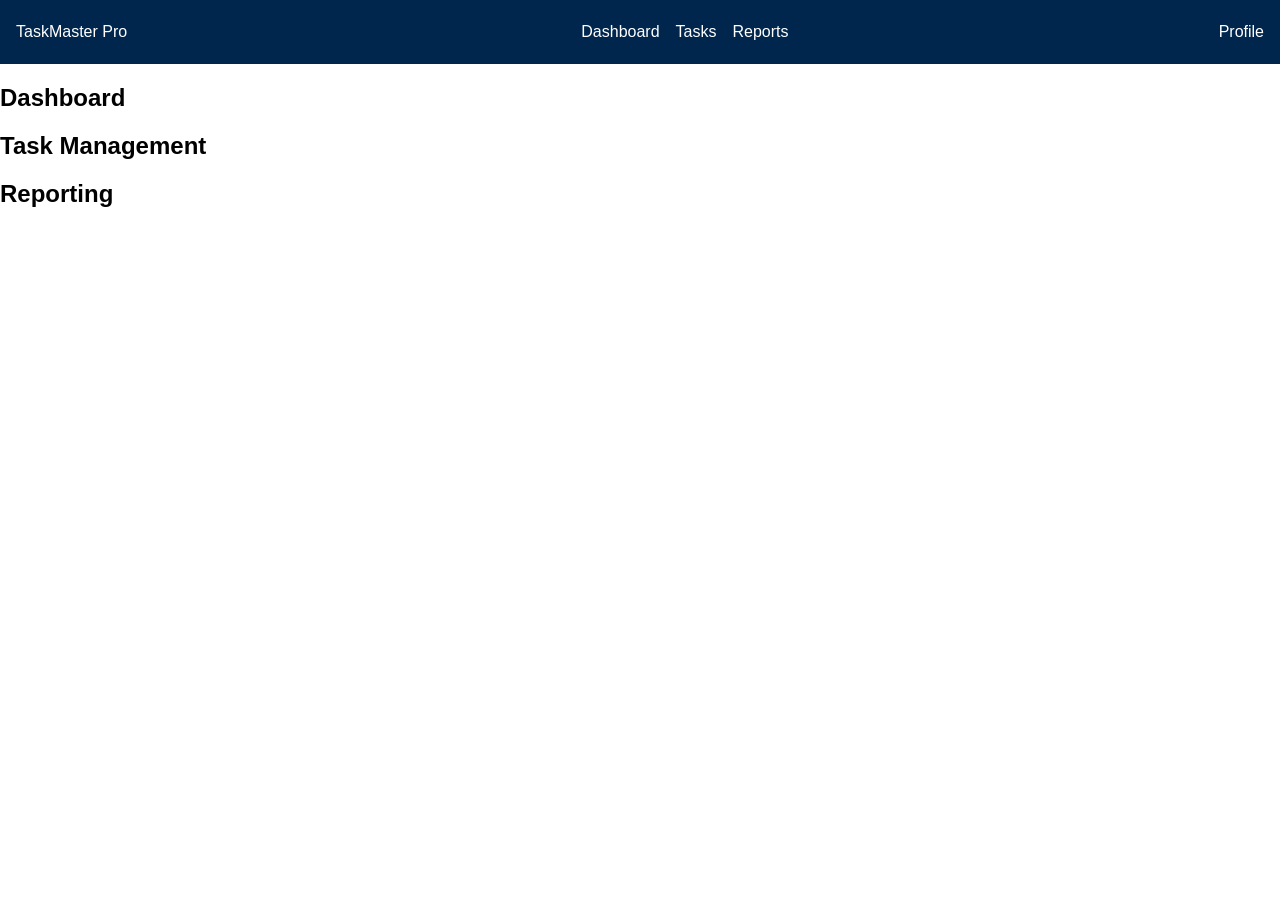
<file: Week12/Day_2/2_app_builder/frontend/index.html>
<!DOCTYPE html>
<html lang="en">
<head>
    <meta charset="UTF-8">
    <meta name="viewport" content="width=device-width, initial-scale=1.0">
    <title>TaskMaster Pro</title>
    <link rel="stylesheet" href="static/css/styles.css">
</head>
<body>
    <header class="main-header">
        <div class="logo">TaskMaster Pro</div>
        <nav>
            <ul class="nav-menu">
                <li><a href="pages/dashboard.html">Dashboard</a></li>
                <li><a href="pages/task_management.html">Tasks</a></li>
                <li><a href="pages/reporting.html">Reports</a></li>
            </ul>
        </nav>
        <div class="user-profile">Profile</div>
    </header>

    <main>
        <section id="dashboard">
            <h2>Dashboard</h2>
            <!-- Include components for Task Progress Bar, Notifications, etc. -->
        </section>
        <section id="task-management">
            <h2>Task Management</h2>
            <!-- Include components for Task List, Details, etc. -->
        </section>
        <section id="reporting">
            <h2>Reporting</h2>
            <!-- Include components for Productivity Chart, etc. -->
        </section>
    </main>

    <script src="static/js/main.js"></script>
</body>
</html>
</file>
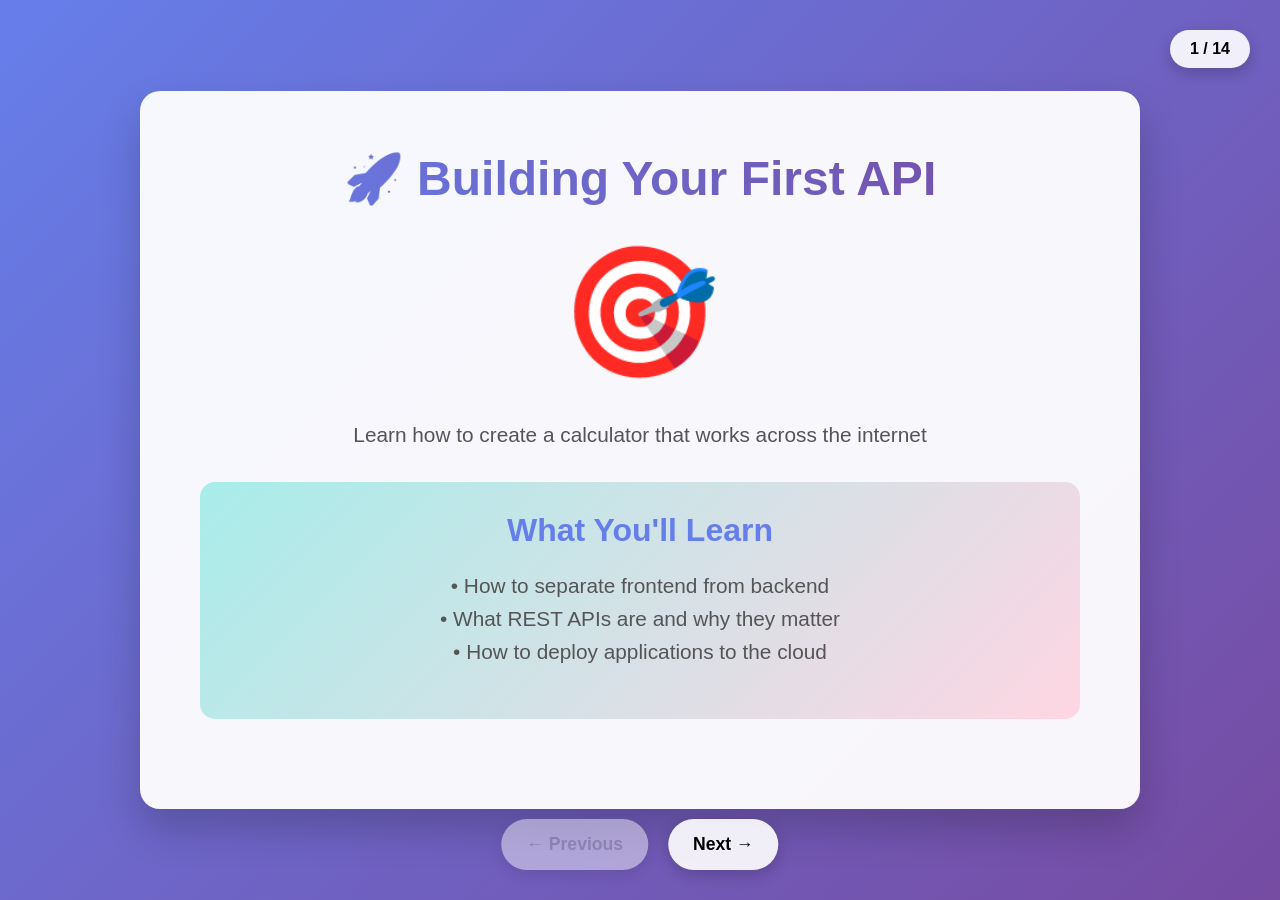
<file: BaseCamp3/calculator.html>
<!DOCTYPE html>
<html lang="en">

<head>
  <meta charset="UTF-8">
  <meta name="viewport" content="width=device-width, initial-scale=1.0">
  <title>REST API + Streamlit Learning Slides</title>
  <style>
    * {
      margin: 0;
      padding: 0;
      box-sizing: border-box;
    }

    body {
      font-family: 'Segoe UI', Tahoma, Geneva, Verdana, sans-serif;
      background: linear-gradient(135deg, #667eea 0%, #764ba2 100%);
      height: 100vh;
      overflow: hidden;
    }

    .slideshow-container {
      position: relative;
      height: 100vh;
      display: flex;
      align-items: center;
      justify-content: center;
    }

    .slide {
      display: none;
      width: 90%;
      max-width: 1000px;
      background: rgba(255, 255, 255, 0.95);
      border-radius: 20px;
      padding: 60px;
      text-align: center;
      box-shadow: 0 20px 40px rgba(0, 0, 0, 0.2);
      animation: slideIn 0.5s ease-out;
    }

    .slide.active {
      display: block;
    }

    @keyframes slideIn {
      from {
        opacity: 0;
        transform: translateX(30px);
      }

      to {
        opacity: 1;
        transform: translateX(0);
      }
    }

    .slide h1 {
      font-size: 3em;
      color: #2c3e50;
      margin-bottom: 30px;
      background: linear-gradient(45deg, #667eea, #764ba2);
      -webkit-background-clip: text;
      -webkit-text-fill-color: transparent;
    }

    .slide h2 {
      font-size: 2.5em;
      color: #2c3e50;
      margin-bottom: 30px;
    }

    .slide h3 {
      font-size: 2em;
      color: #667eea;
      margin-bottom: 20px;
    }

    .slide p {
      font-size: 1.3em;
      line-height: 1.6;
      color: #555;
      margin-bottom: 20px;
    }

    .big-icon {
      font-size: 8em;
      margin: 30px 0;
      display: block;
    }

    .medium-icon {
      font-size: 4em;
      margin: 20px 0;
      display: block;
    }

    .code-block {
      background: #1e1e1e;
      border-radius: 15px;
      padding: 30px;
      margin: 30px 0;
      text-align: left;
      overflow-x: auto;
    }

    .code {
      color: #f8f8f2;
      font-family: 'Consolas', 'Monaco', 'Courier New', monospace;
      font-size: 1.1em;
      line-height: 1.5;
      white-space: pre-wrap;
    }

    .keyword {
      color: #66d9ef;
    }

    .string {
      color: #a6e22e;
    }

    .comment {
      color: #75715e;
    }

    .number {
      color: #ae81ff;
    }

    .architecture-demo {
      display: flex;
      justify-content: space-around;
      align-items: center;
      margin: 40px 0;
      flex-wrap: wrap;
      gap: 30px;
    }

    .component-box {
      background: white;
      border-radius: 15px;
      padding: 30px;
      box-shadow: 0 10px 30px rgba(0, 0, 0, 0.1);
      min-width: 200px;
      flex: 1;
      transition: transform 0.3s ease;
    }

    .component-box:hover {
      transform: scale(1.05);
    }

    .streamlit-box {
      border: 4px solid #ff6b6b;
      background: linear-gradient(135deg, #fff5f5, #ffe0e0);
    }

    .fastapi-box {
      border: 4px solid #4ecdc4;
      background: linear-gradient(135deg, #f0fffe, #e0fffe);
    }

    .render-box {
      border: 4px solid #45b7d1;
      background: linear-gradient(135deg, #f0f9ff, #e0f4ff);
    }

    .arrow {
      font-size: 3em;
      color: #667eea;
      animation: bounce 2s infinite;
    }

    @keyframes bounce {

      0%,
      20%,
      50%,
      80%,
      100% {
        transform: translateX(0);
      }

      40% {
        transform: translateX(-10px);
      }

      60% {
        transform: translateX(5px);
      }
    }

    .navigation {
      position: fixed;
      bottom: 30px;
      left: 50%;
      transform: translateX(-50%);
      display: flex;
      gap: 20px;
      z-index: 1000;
    }

    .nav-btn {
      background: rgba(255, 255, 255, 0.9);
      border: none;
      padding: 15px 25px;
      border-radius: 50px;
      font-size: 1.1em;
      font-weight: bold;
      cursor: pointer;
      transition: all 0.3s ease;
      box-shadow: 0 5px 15px rgba(0, 0, 0, 0.2);
    }

    .nav-btn:hover {
      background: white;
      transform: translateY(-2px);
      box-shadow: 0 8px 25px rgba(0, 0, 0, 0.3);
    }

    .nav-btn:disabled {
      opacity: 0.5;
      cursor: not-allowed;
      transform: none;
    }

    .slide-counter {
      position: fixed;
      top: 30px;
      right: 30px;
      background: rgba(255, 255, 255, 0.9);
      padding: 10px 20px;
      border-radius: 25px;
      font-weight: bold;
      box-shadow: 0 5px 15px rgba(0, 0, 0, 0.2);
    }

    .highlight-box {
      background: linear-gradient(135deg, #a8edea 0%, #fed6e3 100%);
      border-radius: 15px;
      padding: 30px;
      margin: 30px 0;
    }

    .demo-calc {
      background: #f8f9fa;
      border-radius: 15px;
      padding: 30px;
      margin: 30px 0;
    }

    .calc-row {
      display: flex;
      justify-content: center;
      align-items: center;
      gap: 20px;
      margin: 20px 0;
      flex-wrap: wrap;
    }

    .calc-input {
      padding: 15px;
      border: 3px solid #667eea;
      border-radius: 10px;
      font-size: 1.3em;
      width: 100px;
      text-align: center;
    }

    .calc-operator {
      font-size: 2em;
      color: #667eea;
      font-weight: bold;
    }

    .calc-button {
      background: linear-gradient(135deg, #667eea, #764ba2);
      color: white;
      border: none;
      padding: 15px 30px;
      border-radius: 10px;
      font-size: 1.3em;
      cursor: pointer;
      transition: transform 0.2s ease;
    }

    .calc-button:hover {
      transform: scale(1.1);
    }

    .result-box {
      margin-top: 30px;
      padding: 20px;
      background: rgba(76, 175, 80, 0.1);
      border-left: 5px solid #4caf50;
      border-radius: 10px;
      font-size: 1.5em;
      color: #2e7d32;
    }

    .flow-steps {
      display: flex;
      justify-content: center;
      flex-wrap: wrap;
      gap: 15px;
      margin: 30px 0;
    }

    .flow-step {
      background: linear-gradient(135deg, #f093fb 0%, #f5576c 100%);
      color: white;
      padding: 15px 25px;
      border-radius: 50px;
      font-weight: bold;
      box-shadow: 0 5px 15px rgba(240, 147, 251, 0.3);
      animation: fadeInUp 0.5s ease-out;
    }

    @keyframes fadeInUp {
      from {
        opacity: 0;
        transform: translateY(20px);
      }

      to {
        opacity: 1;
        transform: translateY(0);
      }
    }

    .comparison-grid {
      display: grid;
      grid-template-columns: 1fr 1fr;
      gap: 30px;
      margin: 40px 0;
    }

    .comparison-card {
      background: white;
      border-radius: 15px;
      padding: 25px;
      box-shadow: 0 10px 30px rgba(0, 0, 0, 0.1);
    }

    .comparison-card h4 {
      color: #667eea;
      margin-bottom: 15px;
      font-size: 1.3em;
    }

    @media (max-width: 768px) {
      .slide {
        padding: 30px 20px;
        width: 95%;
      }

      .slide h1 {
        font-size: 2em;
      }

      .slide h2 {
        font-size: 1.8em;
      }

      .slide p {
        font-size: 1.1em;
      }

      .architecture-demo {
        flex-direction: column;
      }

      .arrow {
        transform: rotate(90deg);
      }

      .comparison-grid {
        grid-template-columns: 1fr;
      }
    }
  </style>
</head>

<body>
  <div class="slideshow-container">
    <!-- Slide 1: Title -->
    <div class="slide active">
      <h1>🚀 Building Your First API</h1>
      <span class="big-icon">🎯</span>
      <p>Learn how to create a calculator that works across the internet</p>
      <div class="highlight-box">
        <h3>What You'll Learn</h3>
        <p>• How to separate frontend from backend<br>
          • What REST APIs are and why they matter<br>
          • How to deploy applications to the cloud</p>
      </div>
    </div>

    <!-- Slide 2: The Problem -->
    <div class="slide">
      <h2>🤔 The Problem</h2>
      <span class="medium-icon">📱💻🖥️</span>
      <p>You want to build a calculator that works on:</p>
      <div class="highlight-box">
        <p><strong>Web browsers, mobile apps, other websites...</strong></p>
        <p>But you don't want to rewrite the calculation logic every time!</p>
      </div>
      <p>Solution: <strong>Separate the math from the interface</strong></p>
    </div>

    <!-- Slide 3: What is REST API -->
    <div class="slide">
      <h2>🌐 What is a REST API?</h2>
      <span class="big-icon">📡</span>
      <p><strong>REST</strong> = Representational State Transfer</p>
      <div class="highlight-box">
        <p>Think of it as a <strong>restaurant menu</strong>:</p>
        <p>• You order food (send request)<br>
          • Kitchen prepares it (processes)<br>
          • Waiter brings it back (returns response)</p>
      </div>
      <p>Your calculator API is the "kitchen" that does the math!</p>
    </div>

    <!-- Slide 4: FastAPI Introduction -->
    <div class="slide">
      <h2>⚡ Meet FastAPI</h2>
      <span class="big-icon">🐍</span>
      <p>A modern Python framework for building APIs</p>
      <div class="code-block">
        <div class="code">
          <span class="keyword">from</span> fastapi <span class="keyword">import</span> FastAPI

          app = FastAPI()

          <span class="keyword">@app.get</span>(<span class="string">"/add"</span>)
          <span class="keyword">def</span> add_numbers(a: <span class="keyword">float</span>, b: <span
            class="keyword">float</span>):
          <span class="keyword">return</span> {<span class="string">"result"</span>: a + b}
        </div>
      </div>
      <p>That's it! You just created an API endpoint!</p>
    </div>

    <!-- Slide 5: Streamlit Introduction -->
    <div class="slide">
      <h2>🎨 Meet Streamlit</h2>
      <span class="big-icon">🎯</span>
      <p>Turn Python scripts into web apps in minutes</p>
      <div class="code-block">
        <div class="code">
          <span class="keyword">import</span> streamlit <span class="keyword">as</span> st

          st.title(<span class="string">"Calculator"</span>)
          num1 = st.number_input(<span class="string">"First number"</span>)
          num2 = st.number_input(<span class="string">"Second number"</span>)

          <span class="keyword">if</span> st.button(<span class="string">"Calculate"</span>):
          st.write(<span class="string">f"Result: {num1 + num2}"</span>)
        </div>
      </div>
      <p>No HTML, CSS, or JavaScript needed!</p>
    </div>

    <!-- Slide 6: Serverless Concept -->
    <div class="slide">
      <h2>☁️ What is Serverless?</h2>
      <span class="big-icon">🏢➡️☁️</span>
      <p>You don't manage servers - the cloud does!</p>
      <div class="comparison-grid">
        <div class="comparison-card">
          <h4>❌ Traditional Way</h4>
          <p>• Buy/rent servers<br>
            • Install software<br>
            • Handle crashes<br>
            • Scale manually</p>
        </div>
        <div class="comparison-card">
          <h4>✅ Serverless Way</h4>
          <p>• Just upload code<br>
            • Automatic scaling<br>
            • Pay per use<br>
            • Focus on features</p>
        </div>
      </div>
    </div>

    <!-- Slide 7: Architecture Overview -->
    <div class="slide">
      <h2>🏗️ Our Architecture</h2>
      <div class="architecture-demo">
        <div class="component-box streamlit-box">
          <span class="medium-icon">🎨</span>
          <h3>Streamlit</h3>
          <p>User Interface</p>
        </div>
        <span class="arrow">→</span>
        <div class="component-box fastapi-box">
          <span class="medium-icon">⚡</span>
          <h3>FastAPI</h3>
          <p>Calculator Logic</p>
        </div>
        <span class="arrow">→</span>
        <div class="component-box render-box">
          <span class="medium-icon">☁️</span>
          <h3>Render</h3>
          <p>Cloud Hosting</p>
        </div>
      </div>
      <p>Three separate pieces working together!</p>
    </div>

    <!-- Slide 8: How It Works -->
    <div class="slide">
      <h2>⚙️ How It Works</h2>
      <div class="flow-steps">
        <div class="flow-step">1. User enters numbers</div>
        <div class="flow-step">2. Streamlit sends HTTP request</div>
        <div class="flow-step">3. FastAPI calculates result</div>
        <div class="flow-step">4. JSON response sent back</div>
        <div class="flow-step">5. Streamlit displays result</div>
      </div>
      <div class="highlight-box">
        <p>Each step happens in <strong>milliseconds</strong> across the internet!</p>
      </div>
    </div>

    <!-- Slide 9: Interactive Demo -->
    <div class="slide">
      <h2>🧮 Try It Yourself!</h2>
      <div class="demo-calc">
        <div class="calc-row">
          <input type="number" class="calc-input" id="num1" placeholder="10" value="10">
          <span class="calc-operator">+</span>
          <input type="number" class="calc-input" id="num2" placeholder="5" value="5">
          <button class="calc-button" onclick="calculate()">Calculate</button>
        </div>
        <div id="result" class="result-box" style="display: none;">
          <strong>Result: </strong><span id="resultValue"></span>
          <br><small>✅ This simulates the API call!</small>
        </div>
      </div>
      <p>In the real app, this would call your FastAPI backend!</p>
    </div>

    <!-- Slide 10: FastAPI Code -->
    <div class="slide">
      <h2>📝 FastAPI Backend Code</h2>
      <div class="code-block">
        <div class="code">
          <span class="keyword">from</span> fastapi <span class="keyword">import</span> FastAPI
          <span class="keyword">from</span> fastapi.middleware.cors <span class="keyword">import</span> CORSMiddleware

          app = FastAPI(title=<span class="string">"Calculator API"</span>)

          <span class="comment"># Allow Streamlit to call our API</span>
          app.add_middleware(CORSMiddleware, allow_origins=[<span class="string">"*"</span>])

          <span class="keyword">@app.get</span>(<span class="string">"/add"</span>)
          <span class="keyword">def</span> add(a: <span class="keyword">float</span>, b: <span
            class="keyword">float</span>):
          <span class="keyword">return</span> {<span class="string">"result"</span>: a + b}

          <span class="keyword">@app.get</span>(<span class="string">"/multiply"</span>)
          <span class="keyword">def</span> multiply(a: <span class="keyword">float</span>, b: <span
            class="keyword">float</span>):
          <span class="keyword">return</span> {<span class="string">"result"</span>: a * b}
        </div>
      </div>
    </div>

    <!-- Slide 11: Streamlit Code -->
    <div class="slide">
      <h2>🎨 Streamlit Frontend Code</h2>
      <div class="code-block">
        <div class="code">
          <span class="keyword">import</span> streamlit <span class="keyword">as</span> st
          <span class="keyword">import</span> requests

          st.title(<span class="string">"🧮 Calculator App"</span>)

          <span class="comment"># Your deployed API URL</span>
          API_URL = <span class="string">"https://your-app.onrender.com"</span>

          num1 = st.number_input(<span class="string">"First number"</span>)
          num2 = st.number_input(<span class="string">"Second number"</span>)

          <span class="keyword">if</span> st.button(<span class="string">"Add"</span>):
          response = requests.get(<span class="string">f"{API_URL}/add"</span>,
          params={<span class="string">"a"</span>: num1, <span class="string">"b"</span>: num2})
          result = response.json()
          st.success(<span class="string">f"Result: {result['result']}"</span>)
        </div>
      </div>
    </div>

    <!-- Slide 12: Deployment -->
    <div class="slide">
      <h2>🚀 Deployment</h2>
      <div class="comparison-grid">
        <div class="comparison-card">
          <h4>FastAPI → Render.com</h4>
          <p>• Connect GitHub repo<br>
            • Auto-deploy on push<br>
            • Free tier available<br>
            • Gets a URL like:<br>
            <code>your-app.onrender.com</code>
          </p>
        </div>
        <div class="comparison-card">
          <h4>Streamlit → Streamlit Cloud</h4>
          <p>• Connect GitHub repo<br>
            • One-click deployment<br>
            • Free for public repos<br>
            • Gets a URL like:<br>
            <code>your-app.streamlit.app</code>
          </p>
        </div>
      </div>
    </div>

    <!-- Slide 13: Why This Matters -->
    <div class="slide">
      <h2>🎯 Why This Architecture Matters</h2>
      <div class="highlight-box">
        <h3>🔄 Scalability</h3>
        <p>Scale frontend and backend independently</p>
      </div>
      <div class="highlight-box">
        <h3>🔧 Flexibility</h3>
        <p>Use different technologies for different parts</p>
      </div>
      <div class="highlight-box">
        <h3>👥 Team Work</h3>
        <p>Frontend and backend teams work separately</p>
      </div>
      <div class="highlight-box">
        <h3>🌐 Multiple Clients</h3>
        <p>One API serves web, mobile, and other apps</p>
      </div>
    </div>

    <!-- Slide 14: Next Steps -->
    <div class="slide">
      <h2>🚀 Next Steps</h2>
      <span class="big-icon">📚</span>
      <div class="highlight-box">
        <h3>Try It Yourself:</h3>
        <p>1. Create a FastAPI app with basic math operations<br>
          2. Deploy it to Render.com<br>
          3. Build a Streamlit frontend that calls your API<br>
          4. Deploy to Streamlit Cloud</p>
      </div>
      <p><strong>You now understand the foundation of modern web applications!</strong></p>
    </div>
  </div>

  <div class="slide-counter">
    <span id="currentSlide">1</span> / <span id="totalSlides">14</span>
  </div>

  <div class="navigation">
    <button class="nav-btn" id="prevBtn" onclick="changeSlide(-1)">← Previous</button>
    <button class="nav-btn" id="nextBtn" onclick="changeSlide(1)">Next →</button>
  </div>

  <script>
    let currentSlide = 0;
    const slides = document.querySelectorAll('.slide');
    const totalSlides = slides.length;

    document.getElementById('totalSlides').textContent = totalSlides;

    function showSlide(n) {
      slides[currentSlide].classList.remove('active');
      currentSlide = (n + totalSlides) % totalSlides;
      slides[currentSlide].classList.add('active');

      document.getElementById('currentSlide').textContent = currentSlide + 1;

      // Update navigation buttons
      document.getElementById('prevBtn').disabled = currentSlide === 0;
      document.getElementById('nextBtn').disabled = currentSlide === totalSlides - 1;
    }

    function changeSlide(n) {
      if (n > 0 && currentSlide < totalSlides - 1) {
        showSlide(currentSlide + 1);
      } else if (n < 0 && currentSlide > 0) {
        showSlide(currentSlide - 1);
      }
    }

    // Keyboard navigation
    document.addEventListener('keydown', function (e) {
      if (e.key === 'ArrowLeft') changeSlide(-1);
      if (e.key === 'ArrowRight') changeSlide(1);
    });

    // Calculator demo function
    function calculate() {
      const num1 = parseFloat(document.getElementById('num1').value) || 0;
      const num2 = parseFloat(document.getElementById('num2').value) || 0;
      const result = num1 + num2;

      document.getElementById('resultValue').textContent = result;
      document.getElementById('result').style.display = 'block';

      // Animate the result
      const resultEl = document.getElementById('result');
      resultEl.style.opacity = '0';
      resultEl.style.transform = 'translateY(20px)';

      setTimeout(() => {
        resultEl.style.transition = 'all 0.5s ease';
        resultEl.style.opacity = '1';
        resultEl.style.transform = 'translateY(0)';
      }, 100);
    }

    // Initialize
    showSlide(0);
  </script>
</body>

</html>
</file>
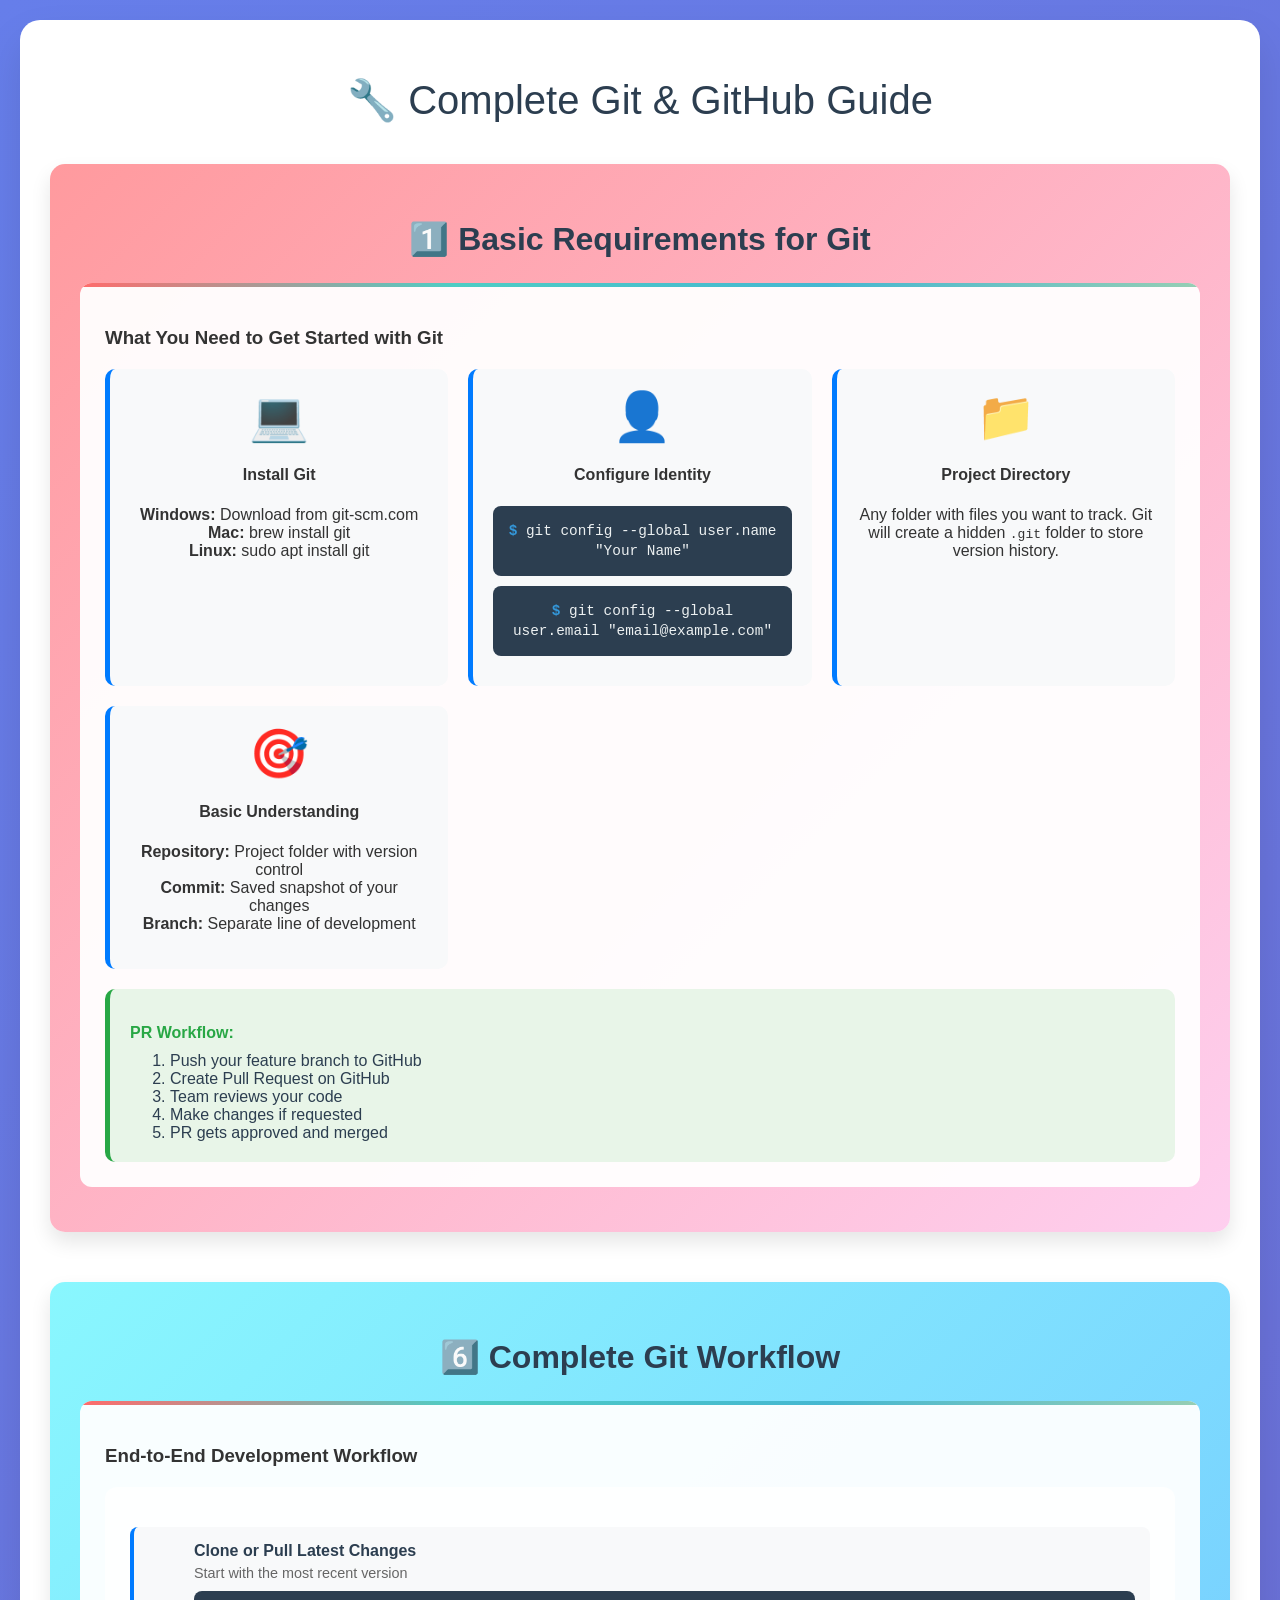
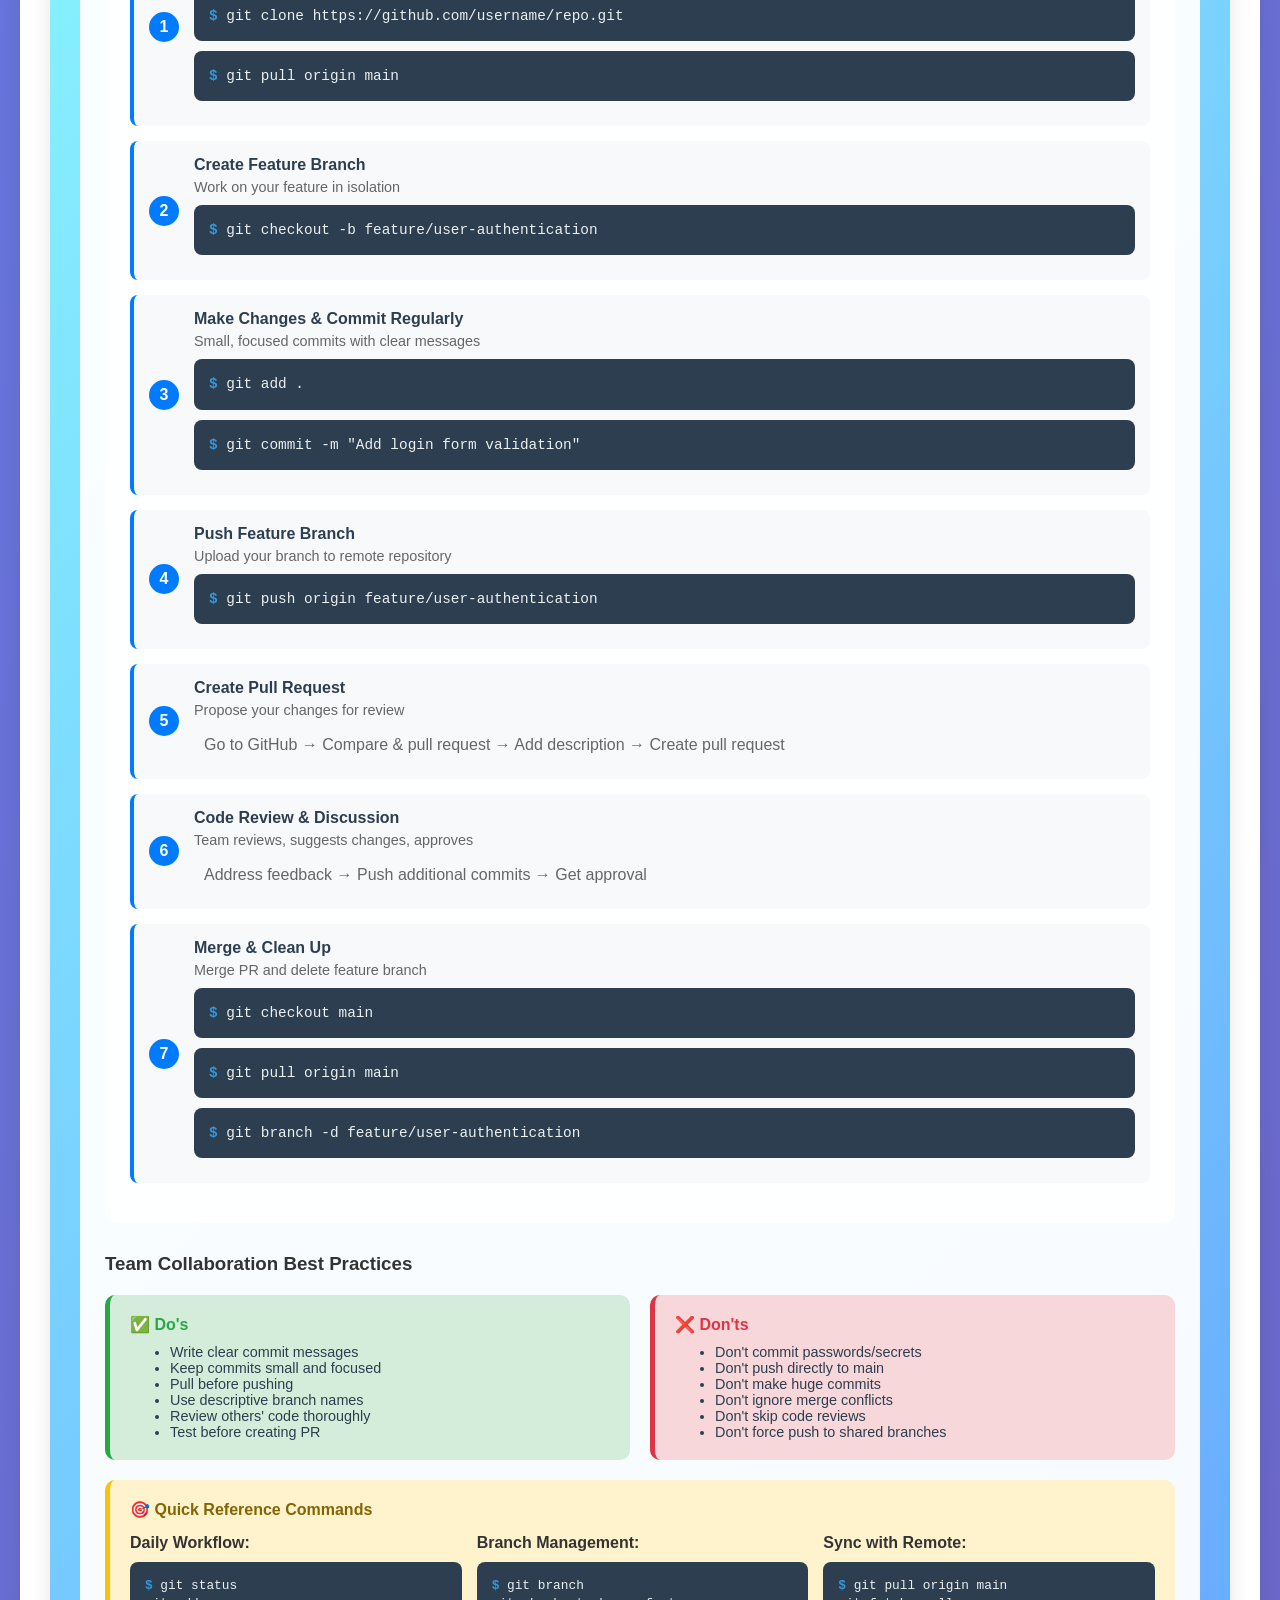
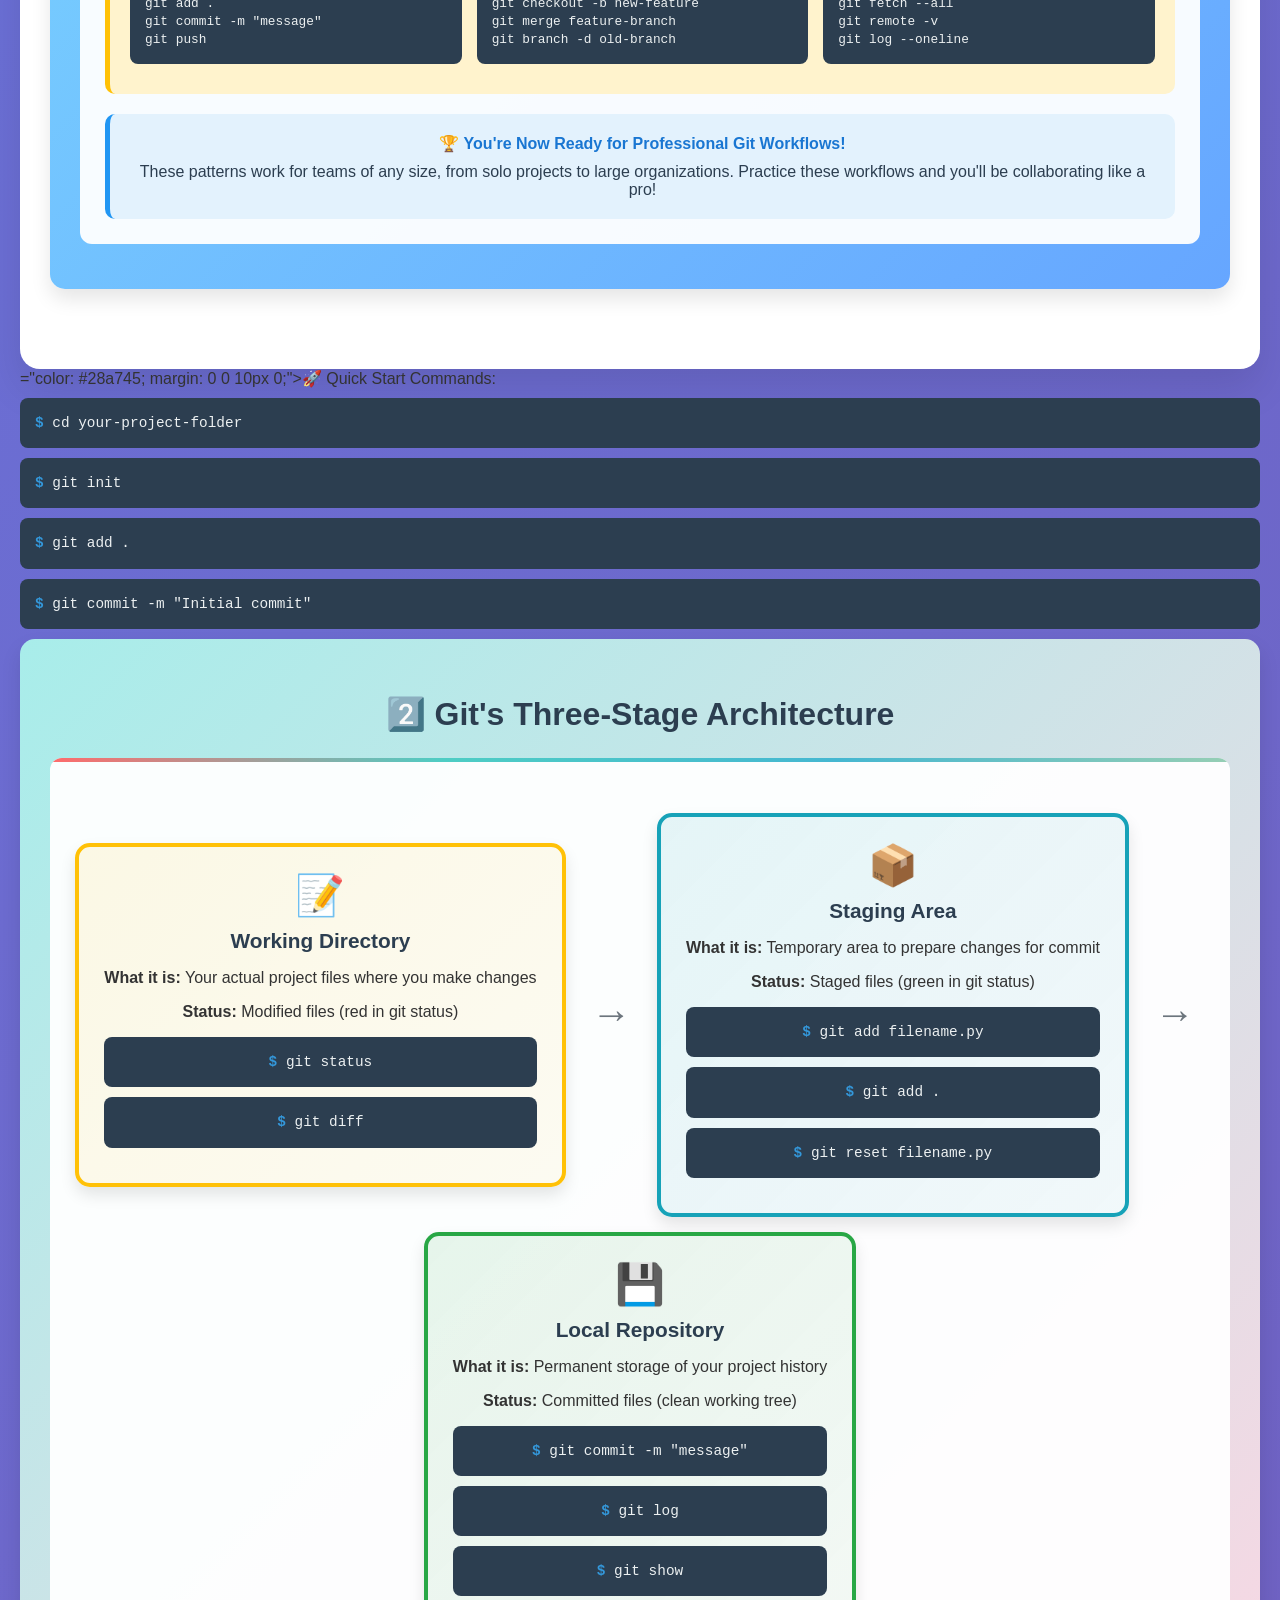
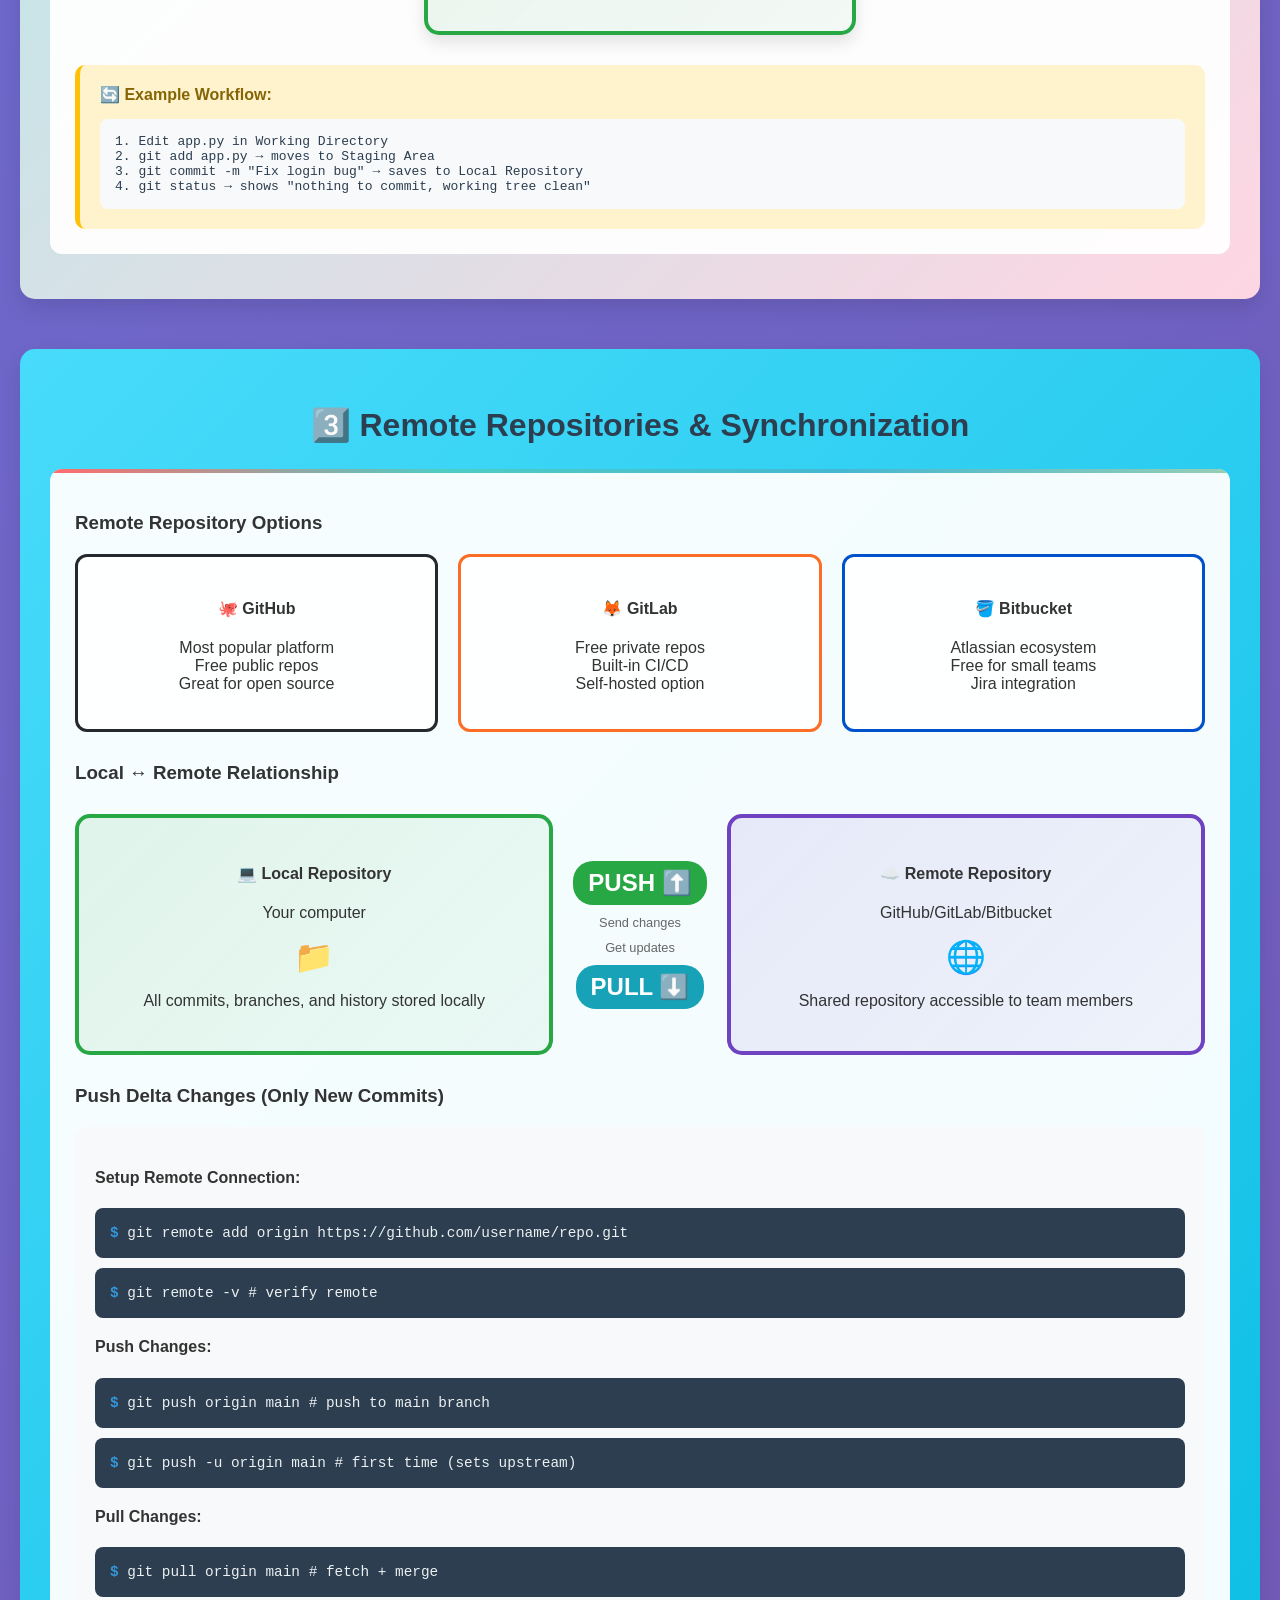
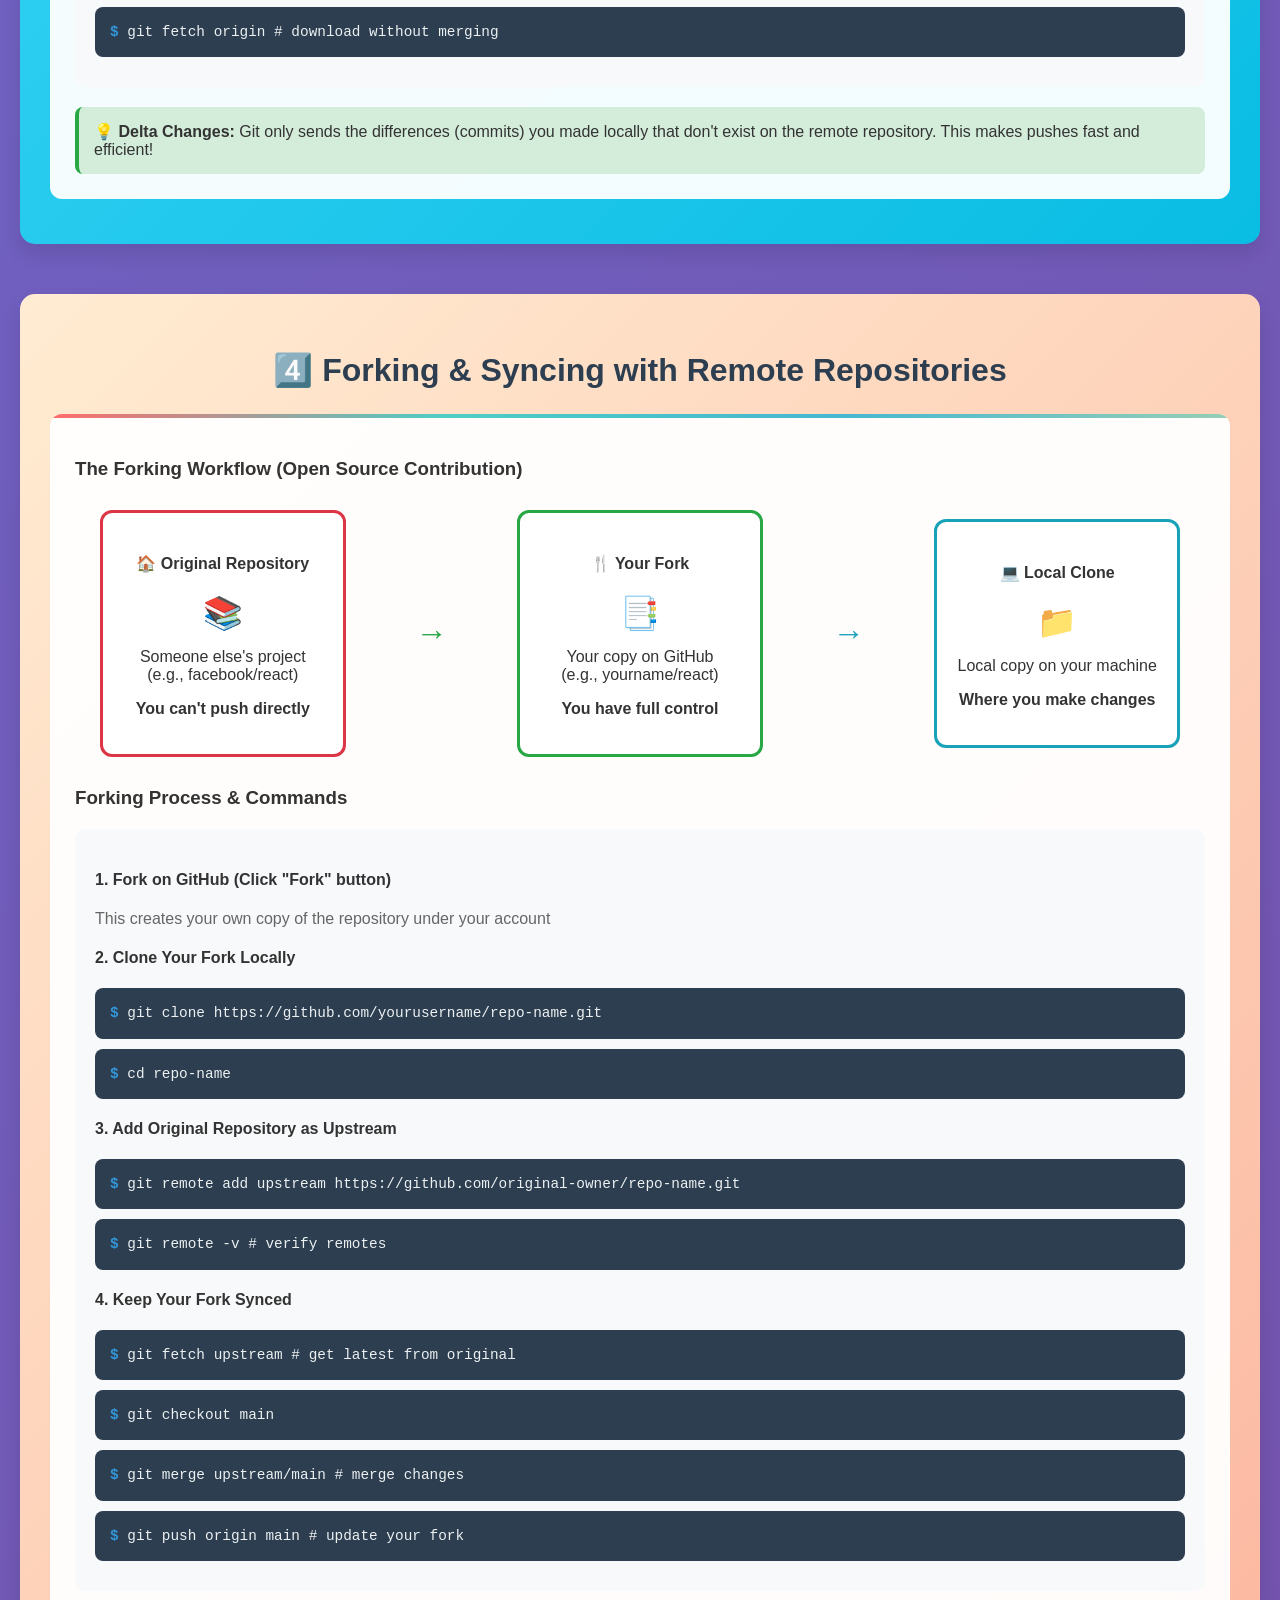
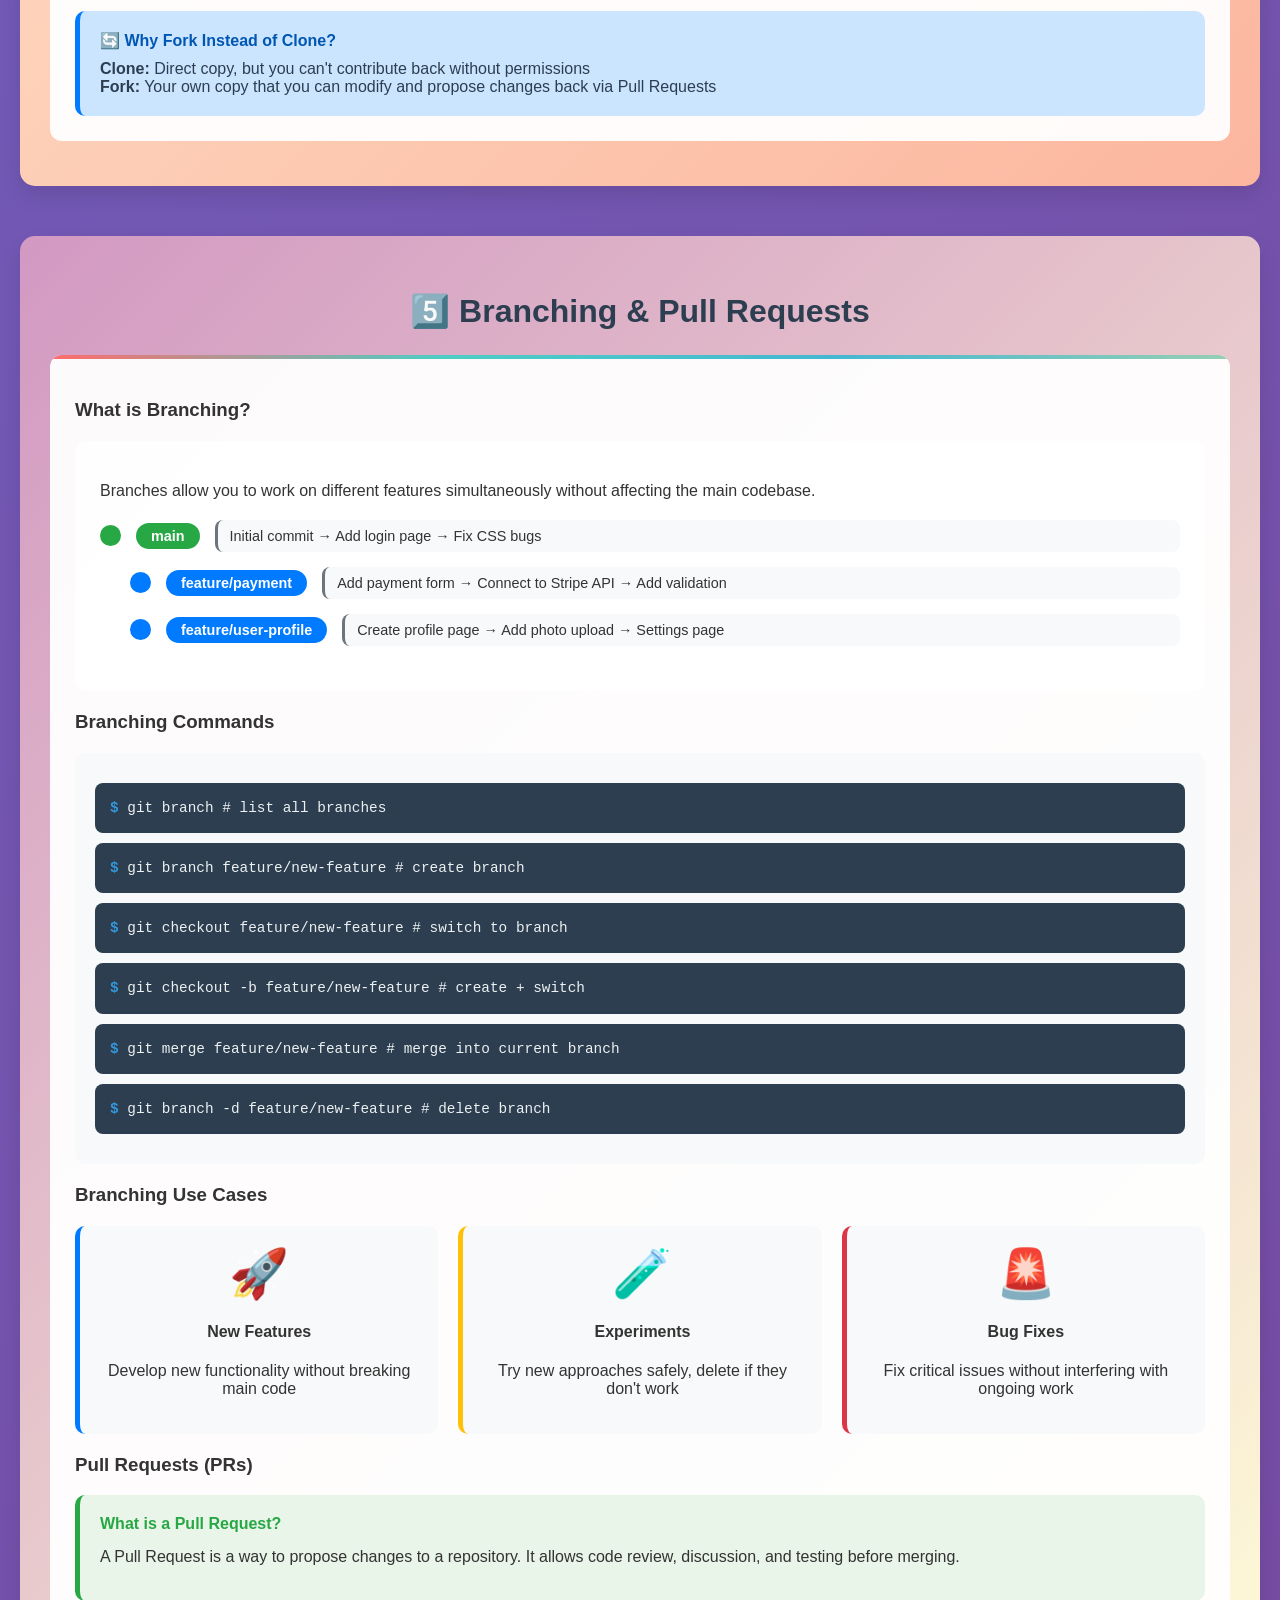
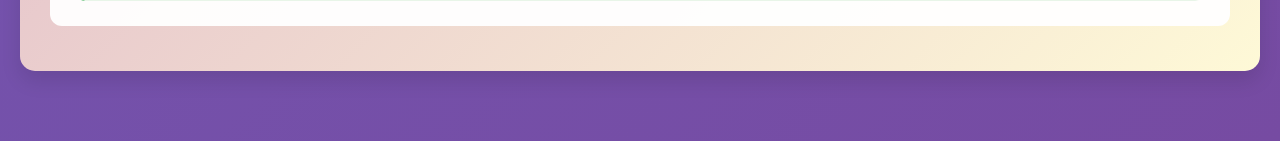
<file: BaseCamp3/git.html>
<!DOCTYPE html>
<html lang="en">
<head>
    <meta charset="UTF-8">
    <meta name="viewport" content="width=device-width, initial-scale=1.0">
    <title>Git and GitHub</title>
    <style>
        body {
            font-family: 'Segoe UI', Tahoma, Geneva, Verdana, sans-serif;
            margin: 0;
            padding: 20px;
            background: linear-gradient(135deg, #667eea 0%, #764ba2 100%);
            min-height: 100vh;
            color: #333;
        }
        
        .container {
            max-width: 1200px;
            margin: 0 auto;
            background: white;
            border-radius: 20px;
            padding: 30px;
            box-shadow: 0 20px 40px rgba(0,0,0,0.1);
        }
        
        .title {
            text-align: center;
            color: #2c3e50;
            margin-bottom: 40px;
            font-size: 2.5em;
            font-weight: 300;
        }
        
        .slide {
            margin-bottom: 50px;
            padding: 30px;
            border-radius: 15px;
            transition: transform 0.3s ease;
            box-shadow: 0 10px 20px rgba(0,0,0,0.1);
        }
        
        .slide:hover {
            transform: translateY(-5px);
        }
        
        .slide-1 {
            background: linear-gradient(135deg, #ff9a9e, #fecfef);
        }
        
        .slide-2 {
            background: linear-gradient(135deg, #a8edea, #fed6e3);
        }
        
        .slide-3 {
            background: linear-gradient(135deg, #48dbfb, #0abde3);
        }
        
        .slide-4 {
            background: linear-gradient(135deg, #ffecd2, #fcb69f);
        }
        
        .slide-5 {
            background: linear-gradient(135deg, #d299c2, #fef9d7);
        }
        
        .slide-6 {
            background: linear-gradient(135deg, #89f7fe, #66a6ff);
        }
        
        .slide-title {
            font-size: 2em;
            margin-bottom: 25px;
            text-align: center;
            font-weight: bold;
            color: #2c3e50;
        }
        
        .content-box {
            background: rgba(255,255,255,0.95);
            color: #333;
            padding: 25px;
            border-radius: 12px;
            margin: 15px 0;
            position: relative;
            overflow: hidden;
        }
        
        .content-box::before {
            content: '';
            position: absolute;
            top: 0;
            left: 0;
            right: 0;
            height: 4px;
            background: linear-gradient(90deg, #ff6b6b, #4ecdc4, #45b7d1, #96ceb4);
        }
        
        .requirements-grid {
            display: grid;
            grid-template-columns: repeat(auto-fit, minmax(300px, 1fr));
            gap: 20px;
            margin-top: 20px;
        }
        
        .requirement-card {
            background: #f8f9fa;
            padding: 20px;
            border-radius: 10px;
            border-left: 5px solid #007bff;
            text-align: center;
        }
        
        .requirement-icon {
            font-size: 3em;
            margin-bottom: 10px;
            display: block;
        }
        
        .git-flow-container {
            display: flex;
            align-items: center;
            justify-content: space-around;
            margin: 30px 0;
            flex-wrap: wrap;
            gap: 15px;
        }
        
        .git-stage {
            text-align: center;
            padding: 25px;
            border-radius: 15px;
            background: rgba(255,255,255,0.9);
            border: 4px solid;
            min-width: 200px;
            position: relative;
            box-shadow: 0 8px 16px rgba(0,0,0,0.1);
        }
        
        .stage-working {
            border-color: #ffc107;
            background: linear-gradient(135deg, rgba(255,193,7,0.1), rgba(255,193,7,0.05));
        }
        
        .stage-staging {
            border-color: #17a2b8;
            background: linear-gradient(135deg, rgba(23,162,184,0.1), rgba(23,162,184,0.05));
        }
        
        .stage-local {
            border-color: #28a745;
            background: linear-gradient(135deg, rgba(40,167,69,0.1), rgba(40,167,69,0.05));
        }
        
        .stage-title {
            font-size: 1.3em;
            font-weight: bold;
            margin-bottom: 10px;
            color: #2c3e50;
        }
        
        .stage-icon {
            font-size: 2.5em;
            margin-bottom: 10px;
            display: block;
        }
        
        .flow-arrow {
            font-size: 2.5em;
            color: #6c757d;
            margin: 0 10px;
            animation: pulse 2s infinite;
        }
        
        @keyframes pulse {
            0% { transform: scale(1); }
            50% { transform: scale(1.1); }
            100% { transform: scale(1); }
        }
        
        .command-box {
            background: #2c3e50;
            color: #ecf0f1;
            padding: 15px;
            border-radius: 8px;
            font-family: 'Courier New', monospace;
            margin: 10px 0;
            position: relative;
            overflow-x: auto;
            font-size: 0.9em;
            line-height: 1.4;
        }
        
        .command-box::before {
            content: '$ ';
            color: #3498db;
            font-weight: bold;
        }
        
        .remote-options {
            display: grid;
            grid-template-columns: repeat(auto-fit, minmax(250px, 1fr));
            gap: 20px;
            margin: 20px 0;
        }
        
        .remote-option {
            background: rgba(255,255,255,0.9);
            padding: 20px;
            border-radius: 12px;
            border: 3px solid;
            text-align: center;
            transition: transform 0.3s ease;
        }
        
        .remote-option:hover {
            transform: scale(1.05);
        }
        
        .github-option {
            border-color: #24292e;
        }
        
        .gitlab-option {
            border-color: #fc6d26;
        }
        
        .bitbucket-option {
            border-color: #0052cc;
        }
        
        .local-remote-flow {
            display: flex;
            align-items: center;
            justify-content: space-between;
            margin: 30px 0;
            flex-wrap: wrap;
            gap: 20px;
        }
        
        .repo-box {
            flex: 1;
            min-width: 250px;
            padding: 25px;
            border-radius: 15px;
            text-align: center;
            border: 4px solid;
        }
        
        .local-repo {
            border-color: #28a745;
            background: linear-gradient(135deg, rgba(40,167,69,0.1), rgba(40,167,69,0.05));
        }
        
        .remote-repo {
            border-color: #6f42c1;
            background: linear-gradient(135deg, rgba(111,66,193,0.1), rgba(111,66,193,0.05));
        }
        
        .sync-arrows {
            display: flex;
            flex-direction: column;
            align-items: center;
            gap: 10px;
        }
        
        .arrow-up, .arrow-down {
            font-size: 1.5em;
            padding: 8px 15px;
            border-radius: 20px;
            color: white;
            font-weight: bold;
        }
        
        .arrow-up {
            background: #28a745;
        }
        
        .arrow-down {
            background: #17a2b8;
        }
        
        .fork-flow {
            display: flex;
            justify-content: space-around;
            align-items: center;
            margin: 30px 0;
            flex-wrap: wrap;
            gap: 20px;
        }
        
        .fork-step {
            text-align: center;
            padding: 20px;
            border-radius: 12px;
            background: rgba(255,255,255,0.9);
            border: 3px solid;
            min-width: 200px;
        }
        
        .original-repo {
            border-color: #dc3545;
        }
        
        .forked-repo {
            border-color: #28a745;
        }
        
        .local-clone {
            border-color: #17a2b8;
        }
        
        .branch-container {
            background: rgba(255,255,255,0.9);
            padding: 25px;
            border-radius: 12px;
            margin: 20px 0;
        }
        
        .branch-visual {
            display: flex;
            flex-direction: column;
            gap: 15px;
            margin: 20px 0;
        }
        
        .branch-line {
            display: flex;
            align-items: center;
            gap: 15px;
        }
        
        .branch-dot {
            width: 15px;
            height: 15px;
            border-radius: 50%;
            border: 3px solid;
        }
        
        .main-branch {
            border-color: #28a745;
            background: #28a745;
        }
        
        .feature-branch {
            border-color: #007bff;
            background: #007bff;
        }
        
        .branch-label {
            font-weight: bold;
            padding: 5px 15px;
            border-radius: 15px;
            color: white;
            font-size: 0.9em;
        }
        
        .main-label {
            background: #28a745;
        }
        
        .feature-label {
            background: #007bff;
        }
        
        .commit-box {
            background: #f8f9fa;
            padding: 8px 12px;
            border-radius: 8px;
            border-left: 3px solid #6c757d;
            font-size: 0.9em;
            flex: 1;
        }
        
        .use-cases {
            display: grid;
            grid-template-columns: repeat(auto-fit, minmax(250px, 1fr));
            gap: 20px;
            margin: 20px 0;
        }
        
        .use-case {
            background: #f8f9fa;
            padding: 20px;
            border-radius: 10px;
            border-left: 5px solid;
            text-align: center;
        }
        
        .feature-case {
            border-left-color: #007bff;
        }
        
        .experiment-case {
            border-left-color: #ffc107;
        }
        
        .hotfix-case {
            border-left-color: #dc3545;
        }
        
        .workflow-steps {
            background: rgba(255,255,255,0.9);
            padding: 25px;
            border-radius: 12px;
            margin: 20px 0;
        }
        
        .workflow-step {
            display: flex;
            align-items: center;
            margin: 15px 0;
            padding: 15px;
            background: #f8f9fa;
            border-radius: 8px;
            border-left: 4px solid #007bff;
        }
        
        .step-number {
            background: #007bff;
            color: white;
            width: 30px;
            height: 30px;
            border-radius: 50%;
            display: flex;
            align-items: center;
            justify-content: center;
            font-weight: bold;
            margin-right: 15px;
        }
        
        .step-content {
            flex: 1;
        }
        
        .step-title {
            font-weight: bold;
            color: #2c3e50;
            margin-bottom: 5px;
        }
        
        .step-description {
            color: #666;
            font-size: 0.9em;
        }
        
        @media (max-width: 768px) {
            .git-flow-container,
            .local-remote-flow,
            .fork-flow {
                flex-direction: column;
            }
            
            .flow-arrow {
                transform: rotate(90deg);
            }
            
            .sync-arrows {
                flex-direction: row;
            }
        }
    </style>
</head>
<body>
    <div class="container">
        <h1 class="title">🔧 Complete Git & GitHub Guide</h1>
        
        <!-- Slide 1: Basic Requirements for Git -->
        <div class="slide slide-1">
            <h2 class="slide-title">1️⃣ Basic Requirements for Git</h2>
            <div class="content-box">
                <h3>What You Need to Get Started with Git</h3>
                <div class="requirements-grid">
                    <div class="requirement-card">
                        <span class="requirement-icon">💻</span>
                        <h4>Install Git</h4>
                        <p><strong>Windows:</strong> Download from git-scm.com<br>
                        <strong>Mac:</strong> brew install git<br>
                        <strong>Linux:</strong> sudo apt install git</p>
                    </div>
                    <div class="requirement-card">
                        <span class="requirement-icon">👤</span>
                        <h4>Configure Identity</h4>
                        <div class="command-box">git config --global user.name "Your Name"</div>
                        <div class="command-box">git config --global user.email "email@example.com"</div>
                    </div>
                    <div class="requirement-card">
                        <span class="requirement-icon">📁</span>
                        <h4>Project Directory</h4>
                        <p>Any folder with files you want to track. Git will create a hidden <code>.git</code> folder to store version history.</p>
                    </div>
                    <div class="requirement-card">
                        <span class="requirement-icon">🎯</span>
                        <h4>Basic Understanding</h4>
                        <p><strong>Repository:</strong> Project folder with version control<br>
                        <strong>Commit:</strong> Saved snapshot of your changes<br>
                        <strong>Branch:</strong> Separate line of development</p>
                    </div>
                </div>
                
                <div style="background: #e8f5e8; padding: 20px; border-radius: 10px; margin-top: 20px; border-left: 5px solid #28a745;">
                    <h4 style="color: #28a745; margin: 15px 0 10px 0;">PR Workflow:</h4>
                    <ol style="margin: 0; color: #2c3e50;">
                        <li>Push your feature branch to GitHub</li>
                        <li>Create Pull Request on GitHub</li>
                        <li>Team reviews your code</li>
                        <li>Make changes if requested</li>
                        <li>PR gets approved and merged</li>
                    </ol>
                </div>
            </div>
        </div>
        
        <!-- Slide 6: Typical Workflow -->
        <div class="slide slide-6">
            <h2 class="slide-title">6️⃣ Complete Git Workflow</h2>
            <div class="content-box">
                <h3>End-to-End Development Workflow</h3>
                <div class="workflow-steps">
                    <div class="workflow-step">
                        <div class="step-number">1</div>
                        <div class="step-content">
                            <div class="step-title">Clone or Pull Latest Changes</div>
                            <div class="step-description">Start with the most recent version</div>
                            <div class="command-box">git clone https://github.com/username/repo.git</div>
                            <div class="command-box">git pull origin main</div>
                        </div>
                    </div>
                    
                    <div class="workflow-step">
                        <div class="step-number">2</div>
                        <div class="step-content">
                            <div class="step-title">Create Feature Branch</div>
                            <div class="step-description">Work on your feature in isolation</div>
                            <div class="command-box">git checkout -b feature/user-authentication</div>
                        </div>
                    </div>
                    
                    <div class="workflow-step">
                        <div class="step-number">3</div>
                        <div class="step-content">
                            <div class="step-title">Make Changes & Commit Regularly</div>
                            <div class="step-description">Small, focused commits with clear messages</div>
                            <div class="command-box">git add .</div>
                            <div class="command-box">git commit -m "Add login form validation"</div>
                        </div>
                    </div>
                    
                    <div class="workflow-step">
                        <div class="step-number">4</div>
                        <div class="step-content">
                            <div class="step-title">Push Feature Branch</div>
                            <div class="step-description">Upload your branch to remote repository</div>
                            <div class="command-box">git push origin feature/user-authentication</div>
                        </div>
                    </div>
                    
                    <div class="workflow-step">
                        <div class="step-number">5</div>
                        <div class="step-content">
                            <div class="step-title">Create Pull Request</div>
                            <div class="step-description">Propose your changes for review</div>
                            <div style="background: #f8f9fa; padding: 10px; border-radius: 5px; margin-top: 8px; color: #666;">
                                Go to GitHub → Compare & pull request → Add description → Create pull request
                            </div>
                        </div>
                    </div>
                    
                    <div class="workflow-step">
                        <div class="step-number">6</div>
                        <div class="step-content">
                            <div class="step-title">Code Review & Discussion</div>
                            <div class="step-description">Team reviews, suggests changes, approves</div>
                            <div style="background: #f8f9fa; padding: 10px; border-radius: 5px; margin-top: 8px; color: #666;">
                                Address feedback → Push additional commits → Get approval
                            </div>
                        </div>
                    </div>
                    
                    <div class="workflow-step">
                        <div class="step-number">7</div>
                        <div class="step-content">
                            <div class="step-title">Merge & Clean Up</div>
                            <div class="step-description">Merge PR and delete feature branch</div>
                            <div class="command-box">git checkout main</div>
                            <div class="command-box">git pull origin main</div>
                            <div class="command-box">git branch -d feature/user-authentication</div>
                        </div>
                    </div>
                </div>
                
                <h3 style="margin-top: 30px;">Team Collaboration Best Practices</h3>
                <div style="display: grid; grid-template-columns: repeat(auto-fit, minmax(300px, 1fr)); gap: 20px; margin: 20px 0;">
                    <div style="background: #d4edda; padding: 20px; border-radius: 10px; border-left: 5px solid #28a745;">
                        <h4 style="color: #28a745; margin: 0 0 10px 0;">✅ Do's</h4>
                        <ul style="margin: 0; color: #2c3e50; font-size: 0.9em;">
                            <li>Write clear commit messages</li>
                            <li>Keep commits small and focused</li>
                            <li>Pull before pushing</li>
                            <li>Use descriptive branch names</li>
                            <li>Review others' code thoroughly</li>
                            <li>Test before creating PR</li>
                        </ul>
                    </div>
                    
                    <div style="background: #f8d7da; padding: 20px; border-radius: 10px; border-left: 5px solid #dc3545;">
                        <h4 style="color: #dc3545; margin: 0 0 10px 0;">❌ Don'ts</h4>
                        <ul style="margin: 0; color: #2c3e50; font-size: 0.9em;">
                            <li>Don't commit passwords/secrets</li>
                            <li>Don't push directly to main</li>
                            <li>Don't make huge commits</li>
                            <li>Don't ignore merge conflicts</li>
                            <li>Don't skip code reviews</li>
                            <li>Don't force push to shared branches</li>
                        </ul>
                    </div>
                </div>
                
                <div style="background: #fff3cd; padding: 20px; border-radius: 10px; margin-top: 20px; border-left: 5px solid #ffc107;">
                    <h4 style="color: #856404; margin: 0 0 15px 0;">🎯 Quick Reference Commands</h4>
                    <div style="display: grid; grid-template-columns: repeat(auto-fit, minmax(250px, 1fr)); gap: 15px;">
                        <div>
                            <strong>Daily Workflow:</strong>
                            <div class="command-box" style="font-size: 0.8em;">git status<br>git add .<br>git commit -m "message"<br>git push</div>
                        </div>
                        <div>
                            <strong>Branch Management:</strong>
                            <div class="command-box" style="font-size: 0.8em;">git branch<br>git checkout -b new-feature<br>git merge feature-branch<br>git branch -d old-branch</div>
                        </div>
                        <div>
                            <strong>Sync with Remote:</strong>
                            <div class="command-box" style="font-size: 0.8em;">git pull origin main<br>git fetch --all<br>git remote -v<br>git log --oneline</div>
                        </div>
                    </div>
                </div>
                
                <div style="background: #e3f2fd; padding: 20px; border-radius: 10px; margin-top: 20px; text-align: center; border-left: 5px solid #2196f3;">
                    <h4 style="color: #1976d2; margin: 0 0 10px 0;">🏆 You're Now Ready for Professional Git Workflows!</h4>
                    <p style="margin: 0; color: #2c3e50;">These patterns work for teams of any size, from solo projects to large organizations. Practice these workflows and you'll be collaborating like a pro!</p>
                </div>
            </div>
        </div>
    </div>
</body>
</html>="color: #28a745; margin: 0 0 10px 0;">🚀 Quick Start Commands:</h4>
                    <div class="command-box">cd your-project-folder</div>
                    <div class="command-box">git init</div>
                    <div class="command-box">git add .</div>
                    <div class="command-box">git commit -m "Initial commit"</div>
                </div>
            </div>
        </div>
        
        <!-- Slide 2: Working Directory, Staging Area, Local Repository -->
        <div class="slide slide-2">
            <h2 class="slide-title">2️⃣ Git's Three-Stage Architecture</h2>
            <div class="content-box">
                <div class="git-flow-container">
                    <div class="git-stage stage-working">
                        <span class="stage-icon">📝</span>
                        <div class="stage-title">Working Directory</div>
                        <p><strong>What it is:</strong> Your actual project files where you make changes</p>
                        <p><strong>Status:</strong> Modified files (red in git status)</p>
                        <div class="command-box">git status</div>
                        <div class="command-box">git diff</div>
                    </div>
                    
                    <div class="flow-arrow">→</div>
                    
                    <div class="git-stage stage-staging">
                        <span class="stage-icon">📦</span>
                        <div class="stage-title">Staging Area</div>
                        <p><strong>What it is:</strong> Temporary area to prepare changes for commit</p>
                        <p><strong>Status:</strong> Staged files (green in git status)</p>
                        <div class="command-box">git add filename.py</div>
                        <div class="command-box">git add .</div>
                        <div class="command-box">git reset filename.py</div>
                    </div>
                    
                    <div class="flow-arrow">→</div>
                    
                    <div class="git-stage stage-local">
                        <span class="stage-icon">💾</span>
                        <div class="stage-title">Local Repository</div>
                        <p><strong>What it is:</strong> Permanent storage of your project history</p>
                        <p><strong>Status:</strong> Committed files (clean working tree)</p>
                        <div class="command-box">git commit -m "message"</div>
                        <div class="command-box">git log</div>
                        <div class="command-box">git show</div>
                    </div>
                </div>
                
                <div style="background: #fff3cd; padding: 20px; border-radius: 10px; margin-top: 20px; border-left: 5px solid #ffc107;">
                    <h4 style="color: #856404; margin: 0 0 15px 0;">🔄 Example Workflow:</h4>
                    <div style="font-family: monospace; background: #f8f9fa; padding: 15px; border-radius: 8px; color: #2c3e50;">
                        1. Edit app.py in Working Directory<br>
                        2. git add app.py → moves to Staging Area<br>
                        3. git commit -m "Fix login bug" → saves to Local Repository<br>
                        4. git status → shows "nothing to commit, working tree clean"
                    </div>
                </div>
            </div>
        </div>
        
        <!-- Slide 3: Remote Repository and Push/Pull -->
        <div class="slide slide-3">
            <h2 class="slide-title">3️⃣ Remote Repositories & Synchronization</h2>
            <div class="content-box">
                <h3>Remote Repository Options</h3>
                <div class="remote-options">
                    <div class="remote-option github-option">
                        <h4>🐙 GitHub</h4>
                        <p>Most popular platform<br>Free public repos<br>Great for open source</p>
                    </div>
                    <div class="remote-option gitlab-option">
                        <h4>🦊 GitLab</h4>
                        <p>Free private repos<br>Built-in CI/CD<br>Self-hosted option</p>
                    </div>
                    <div class="remote-option bitbucket-option">
                        <h4>🪣 Bitbucket</h4>
                        <p>Atlassian ecosystem<br>Free for small teams<br>Jira integration</p>
                    </div>
                </div>
                
                <h3 style="margin-top: 30px;">Local ↔ Remote Relationship</h3>
                <div class="local-remote-flow">
                    <div class="repo-box local-repo">
                        <h4>💻 Local Repository</h4>
                        <p>Your computer</p>
                        <div style="font-size: 2em; margin: 10px 0;">📁</div>
                        <p>All commits, branches, and history stored locally</p>
                    </div>
                    
                    <div class="sync-arrows">
                        <div class="arrow-up">PUSH ⬆️</div>
                        <div style="font-size: 0.8em; color: #666;">Send changes</div>
                        <div style="font-size: 0.8em; color: #666;">Get updates</div>
                        <div class="arrow-down">PULL ⬇️</div>
                    </div>
                    
                    <div class="repo-box remote-repo">
                        <h4>☁️ Remote Repository</h4>
                        <p>GitHub/GitLab/Bitbucket</p>
                        <div style="font-size: 2em; margin: 10px 0;">🌐</div>
                        <p>Shared repository accessible to team members</p>
                    </div>
                </div>
                
                <h3>Push Delta Changes (Only New Commits)</h3>
                <div style="background: #f8f9fa; padding: 20px; border-radius: 10px; margin: 20px 0;">
                    <h4>Setup Remote Connection:</h4>
                    <div class="command-box">git remote add origin https://github.com/username/repo.git</div>
                    <div class="command-box">git remote -v  # verify remote</div>
                    
                    <h4 style="margin-top: 20px;">Push Changes:</h4>
                    <div class="command-box">git push origin main  # push to main branch</div>
                    <div class="command-box">git push -u origin main  # first time (sets upstream)</div>
                    
                    <h4 style="margin-top: 20px;">Pull Changes:</h4>
                    <div class="command-box">git pull origin main  # fetch + merge</div>
                    <div class="command-box">git fetch origin  # download without merging</div>
                </div>
                
                <div style="background: #d4edda; padding: 15px; border-radius: 8px; border-left: 4px solid #28a745;">
                    <strong>💡 Delta Changes:</strong> Git only sends the differences (commits) you made locally that don't exist on the remote repository. This makes pushes fast and efficient!
                </div>
            </div>
        </div>
        
        <!-- Slide 4: Forking and Syncing -->
        <div class="slide slide-4">
            <h2 class="slide-title">4️⃣ Forking & Syncing with Remote Repositories</h2>
            <div class="content-box">
                <h3>The Forking Workflow (Open Source Contribution)</h3>
                <div class="fork-flow">
                    <div class="fork-step original-repo">
                        <h4>🏠 Original Repository</h4>
                        <div style="font-size: 2em; margin: 10px 0;">📚</div>
                        <p>Someone else's project<br>(e.g., facebook/react)</p>
                        <p><strong>You can't push directly</strong></p>
                    </div>
                    
                    <div style="font-size: 2em; color: #28a745;">→</div>
                    
                    <div class="fork-step forked-repo">
                        <h4>🍴 Your Fork</h4>
                        <div style="font-size: 2em; margin: 10px 0;">📑</div>
                        <p>Your copy on GitHub<br>(e.g., yourname/react)</p>
                        <p><strong>You have full control</strong></p>
                    </div>
                    
                    <div style="font-size: 2em; color: #17a2b8;">→</div>
                    
                    <div class="fork-step local-clone">
                        <h4>💻 Local Clone</h4>
                        <div style="font-size: 2em; margin: 10px 0;">📁</div>
                        <p>Local copy on your machine</p>
                        <p><strong>Where you make changes</strong></p>
                    </div>
                </div>
                
                <h3>Forking Process & Commands</h3>
                <div style="background: #f8f9fa; padding: 20px; border-radius: 10px; margin: 20px 0;">
                    <h4>1. Fork on GitHub (Click "Fork" button)</h4>
                    <p style="color: #666; margin: 10px 0;">This creates your own copy of the repository under your account</p>
                    
                    <h4>2. Clone Your Fork Locally</h4>
                    <div class="command-box">git clone https://github.com/yourusername/repo-name.git</div>
                    <div class="command-box">cd repo-name</div>
                    
                    <h4>3. Add Original Repository as Upstream</h4>
                    <div class="command-box">git remote add upstream https://github.com/original-owner/repo-name.git</div>
                    <div class="command-box">git remote -v  # verify remotes</div>
                    
                    <h4>4. Keep Your Fork Synced</h4>
                    <div class="command-box">git fetch upstream  # get latest from original</div>
                    <div class="command-box">git checkout main</div>
                    <div class="command-box">git merge upstream/main  # merge changes</div>
                    <div class="command-box">git push origin main  # update your fork</div>
                </div>
                
                <div style="background: #cce5ff; padding: 20px; border-radius: 10px; border-left: 5px solid #007bff;">
                    <h4 style="color: #0056b3; margin: 0 0 10px 0;">🔄 Why Fork Instead of Clone?</h4>
                    <p style="margin: 0; color: #2c3e50;"><strong>Clone:</strong> Direct copy, but you can't contribute back without permissions<br>
                    <strong>Fork:</strong> Your own copy that you can modify and propose changes back via Pull Requests</p>
                </div>
            </div>
        </div>
        
        <!-- Slide 5: Branching and Pull Requests -->
        <div class="slide slide-5">
            <h2 class="slide-title">5️⃣ Branching & Pull Requests</h2>
            <div class="content-box">
                <h3>What is Branching?</h3>
                <div class="branch-container">
                    <p>Branches allow you to work on different features simultaneously without affecting the main codebase.</p>
                    
                    <div class="branch-visual">
                        <div class="branch-line">
                            <div class="branch-dot main-branch"></div>
                            <div class="branch-label main-label">main</div>
                            <div class="commit-box">Initial commit → Add login page → Fix CSS bugs</div>
                        </div>
                        <div class="branch-line" style="margin-left: 30px;">
                            <div class="branch-dot feature-branch"></div>
                            <div class="branch-label feature-label">feature/payment</div>
                            <div class="commit-box">Add payment form → Connect to Stripe API → Add validation</div>
                        </div>
                        <div class="branch-line" style="margin-left: 30px;">
                            <div class="branch-dot feature-branch"></div>
                            <div class="branch-label feature-label">feature/user-profile</div>
                            <div class="commit-box">Create profile page → Add photo upload → Settings page</div>
                        </div>
                    </div>
                </div>
                
                <h3>Branching Commands</h3>
                <div style="background: #f8f9fa; padding: 20px; border-radius: 10px; margin: 20px 0;">
                    <div class="command-box">git branch  # list all branches</div>
                    <div class="command-box">git branch feature/new-feature  # create branch</div>
                    <div class="command-box">git checkout feature/new-feature  # switch to branch</div>
                    <div class="command-box">git checkout -b feature/new-feature  # create + switch</div>
                    <div class="command-box">git merge feature/new-feature  # merge into current branch</div>
                    <div class="command-box">git branch -d feature/new-feature  # delete branch</div>
                </div>
                
                <h3>Branching Use Cases</h3>
                <div class="use-cases">
                    <div class="use-case feature-case">
                        <span class="requirement-icon">🚀</span>
                        <h4>New Features</h4>
                        <p>Develop new functionality without breaking main code</p>
                    </div>
                    <div class="use-case experiment-case">
                        <span class="requirement-icon">🧪</span>
                        <h4>Experiments</h4>
                        <p>Try new approaches safely, delete if they don't work</p>
                    </div>
                    <div class="use-case hotfix-case">
                        <span class="requirement-icon">🚨</span>
                        <h4>Bug Fixes</h4>
                        <p>Fix critical issues without interfering with ongoing work</p>
                    </div>
                </div>
                
                <h3>Pull Requests (PRs)</h3>
                <div style="background: #e8f5e8; padding: 20px; border-radius: 10px; border-left: 5px solid #28a745;">
                    <h4 style="color: #28a745; margin: 0 0 15px 0;">What is a Pull Request?</h4>
                    <p style="margin: 0 0 15px 0;">A Pull Request is a way to propose changes to a repository. It allows code review, discussion, and testing before merging.</p>
                    
                    <h4 style
</file>
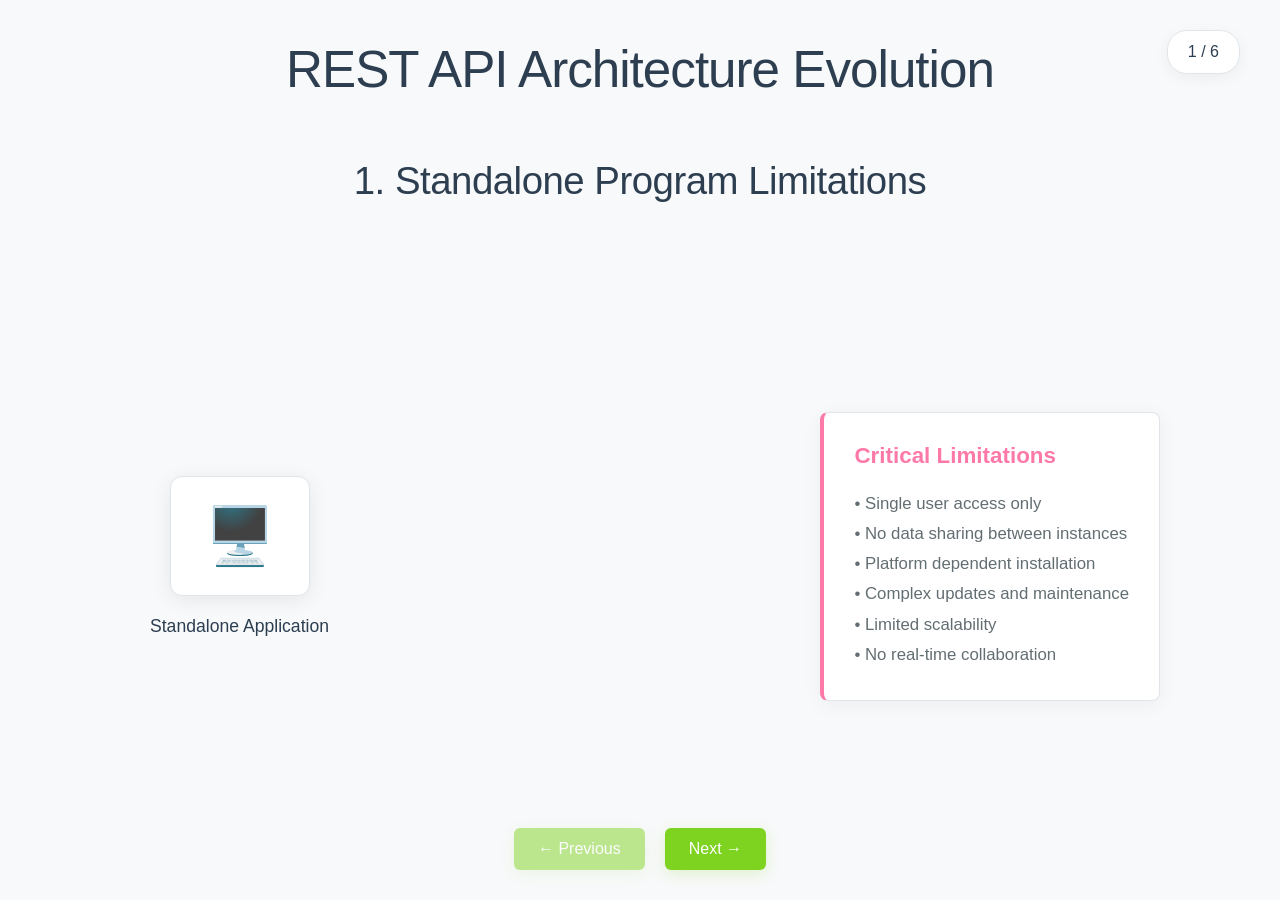
<file: BaseCamp3/rest.html>
<!DOCTYPE html>
<html lang="en">

<head>
  <meta charset="UTF-8">
  <meta name="viewport" content="width=device-width, initial-scale=1.0">
  <title>REST API Evolution - Outskill Presentation</title>
  <style>
    * {
      margin: 0;
      padding: 0;
      box-sizing: border-box;
    }

    body {
      font-family: -apple-system, BlinkMacSystemFont, 'Segoe UI', 'Roboto', sans-serif;
      background: #f8f9fa;
      height: 100vh;
      overflow: hidden;
    }

    .slideshow-container {
      width: 100vw;
      height: 100vh;
      position: relative;
      background: #f8f9fa;
    }

    .slide {
      display: none;
      width: 100%;
      height: 100%;
      padding: 40px 80px;
      position: relative;
    }

    .slide.active {
      display: flex;
      flex-direction: column;
    }

    /* Clean slide layout without logo */

    h1 {
      font-size: 3.2em;
      color: #2c3e50;
      text-align: center;
      font-weight: 400;
      margin-bottom: 60px;
      letter-spacing: -1px;
    }

    h2 {
      font-size: 2.4em;
      color: #2c3e50;
      text-align: center;
      font-weight: 400;
      margin-bottom: 50px;
      letter-spacing: -0.5px;
    }

    .content-area {
      flex: 1;
      display: flex;
      align-items: center;
      justify-content: center;
      position: relative;
    }

    /* Clean Left to Right Flow Layout */
    .flow-container {
      display: flex;
      align-items: center;
      justify-content: space-between;
      width: 100%;
      height: 70%;
      padding: 0 40px;
    }

    .flow-item {
      display: flex;
      flex-direction: column;
      align-items: center;
      justify-content: center;
      margin: 0 30px;
      position: relative;
    }

    .flow-arrow {
      font-size: 2.5em;
      color: #7ed321;
      margin: 0 30px;
      font-weight: 300;
    }

    /* Device/Component Styles - Clean and Minimal */
    .computer,
    .server,
    .database,
    .browser,
    .terminal {
      width: 140px;
      height: 120px;
      border-radius: 12px;
      display: flex;
      align-items: center;
      justify-content: center;
      font-size: 3.5em;
      box-shadow: 0 4px 20px rgba(0, 0, 0, 0.08);
      border: 1px solid #e1e5e9;
      background: white;
      position: relative;
    }

    .server {
      background: #7ed321;
      color: white;
      border: none;
      box-shadow: 0 4px 20px rgba(126, 211, 33, 0.2);
    }

    .database {
      background: #6c5ce7;
      color: white;
      border: none;
      box-shadow: 0 4px 20px rgba(108, 92, 231, 0.2);
    }

    .auth-shield {
      background: #fd79a8;
      color: white;
      border: none;
      box-shadow: 0 4px 20px rgba(253, 121, 168, 0.2);
      border-radius: 50%;
    }

    .load-balancer {
      background: #fdcb6e;
      color: white;
      border: none;
      box-shadow: 0 4px 20px rgba(253, 203, 110, 0.2);
      padding: 20px;
      border-radius: 12px;
      text-align: center;
      font-weight: 600;
      font-size: 1.1em;
    }

    .cloud {
      background: #74b9ff;
      color: white;
      border: none;
      box-shadow: 0 4px 20px rgba(116, 185, 255, 0.2);
      padding: 25px;
      border-radius: 20px;
    }

    .serverless {
      background: #a29bfe;
      color: white;
      border: none;
      box-shadow: 0 4px 20px rgba(162, 155, 254, 0.2);
      padding: 20px;
      border-radius: 12px;
      text-align: center;
      font-weight: 600;
      font-size: 1em;
    }

    /* Labels */
    .device-label {
      margin-top: 20px;
      font-weight: 500;
      color: #2c3e50;
      text-align: center;
      font-size: 1.1em;
    }

    /* Limited Movement Animations */
    .data-flow {
      position: absolute;
      width: 12px;
      height: 12px;
      background: #7ed321;
      border-radius: 50%;
      top: 50%;
      animation: dataMove 4s ease-in-out infinite;
    }

    @keyframes dataMove {
      0% {
        transform: translateX(0) scale(0.8);
        opacity: 0;
      }

      50% {
        transform: translateX(180px) scale(1);
        opacity: 1;
      }

      100% {
        transform: translateX(360px) scale(0.8);
        opacity: 0;
      }
    }

    .http-request {
      position: absolute;
      background: #00b894;
      color: white;
      padding: 8px 16px;
      border-radius: 20px;
      font-size: 0.9em;
      font-weight: 500;
      top: 30%;
      animation: requestMove 5s ease-in-out infinite;
      white-space: nowrap;
    }

    @keyframes requestMove {
      0% {
        left: 10%;
        opacity: 0;
      }

      20% {
        opacity: 1;
      }

      80% {
        opacity: 1;
      }

      100% {
        left: 70%;
        opacity: 0;
      }
    }

    /* Limitation Box */
    .limitation-box {
      background: white;
      border: 1px solid #e1e5e9;
      border-left: 4px solid #fd79a8;
      padding: 30px;
      border-radius: 8px;
      margin: 20px 0;
      box-shadow: 0 4px 20px rgba(0, 0, 0, 0.05);
      max-width: 500px;
    }

    .limitation-box h3 {
      color: #fd79a8;
      margin-bottom: 20px;
      font-size: 1.4em;
      font-weight: 600;
    }

    .limitation-box div {
      color: #636e72;
      line-height: 1.8;
      font-size: 1.05em;
    }

    /* CRUD Operations */
    .crud-operations {
      display: flex;
      justify-content: space-around;
      margin: 40px 0;
      width: 100%;
    }

    .crud-item {
      background: white;
      border: 1px solid #e1e5e9;
      border-top: 4px solid #7ed321;
      padding: 20px;
      border-radius: 8px;
      text-align: center;
      font-weight: 600;
      color: #2c3e50;
      box-shadow: 0 4px 20px rgba(0, 0, 0, 0.05);
      min-width: 120px;
    }

    /* Multiple Servers Grid */
    .servers-cluster {
      display: grid;
      grid-template-columns: repeat(2, 1fr);
      gap: 15px;
      margin: 20px 0;
    }

    .server-instance {
      background: #7ed321;
      color: white;
      padding: 20px;
      border-radius: 8px;
      text-align: center;
      font-weight: 600;
      box-shadow: 0 4px 20px rgba(126, 211, 33, 0.2);
      font-size: 0.95em;
    }

    /* API Endpoint Display */
    .api-endpoint {
      background: #2d3436;
      color: #00b894;
      padding: 15px 20px;
      border-radius: 6px;
      font-family: 'SF Mono', 'Monaco', 'Consolas', monospace;
      margin: 15px 0;
      font-size: 0.9em;
      box-shadow: 0 4px 20px rgba(0, 0, 0, 0.1);
      max-width: 600px;
    }

    /* Benefits Grid */
    .benefits-grid {
      display: grid;
      grid-template-columns: 1fr 1fr;
      gap: 30px;
      margin: 40px 0;
      width: 100%;
    }

    .benefit-card {
      background: white;
      border: 1px solid #e1e5e9;
      border-left: 4px solid #7ed321;
      padding: 25px;
      border-radius: 8px;
      box-shadow: 0 4px 20px rgba(0, 0, 0, 0.05);
    }

    .benefit-card h3 {
      color: #2c3e50;
      margin-bottom: 15px;
      font-size: 1.2em;
      font-weight: 600;
    }

    .benefit-card ul {
      list-style: none;
      padding: 0;
    }

    .benefit-card li {
      margin: 8px 0;
      color: #636e72;
      font-size: 1em;
      line-height: 1.5;
      padding-left: 20px;
      position: relative;
    }

    .benefit-card li::before {
      content: '•';
      color: #7ed321;
      font-weight: bold;
      position: absolute;
      left: 0;
    }

    /* Cloud Features */
    .cloud-features {
      display: flex;
      justify-content: space-around;
      margin: 40px 0;
      width: 100%;
    }

    .cloud-feature {
      background: white;
      border: 1px solid #e1e5e9;
      border-top: 4px solid #74b9ff;
      padding: 25px;
      border-radius: 8px;
      text-align: center;
      box-shadow: 0 4px 20px rgba(0, 0, 0, 0.05);
      flex: 1;
      margin: 0 10px;
    }

    .cloud-feature h4 {
      color: #2c3e50;
      margin-bottom: 10px;
      font-size: 1.1em;
      font-weight: 600;
    }

    .cloud-feature small {
      color: #636e72;
      font-size: 0.9em;
    }

    /* Controls */
    .controls {
      position: fixed;
      bottom: 30px;
      left: 50%;
      transform: translateX(-50%);
      display: flex;
      gap: 20px;
      z-index: 1000;
    }

    .btn {
      background: #7ed321;
      color: white;
      border: none;
      padding: 12px 24px;
      border-radius: 6px;
      cursor: pointer;
      font-size: 1em;
      font-weight: 500;
      transition: all 0.2s ease;
      box-shadow: 0 4px 15px rgba(126, 211, 33, 0.2);
    }

    .btn:hover:not(:disabled) {
      background: #6ab71a;
      transform: translateY(-1px);
    }

    .btn:disabled {
      opacity: 0.5;
      cursor: not-allowed;
      transform: none;
    }

    .slide-counter {
      position: fixed;
      top: 30px;
      right: 40px;
      background: white;
      border: 1px solid #e1e5e9;
      padding: 12px 20px;
      border-radius: 20px;
      color: #2c3e50;
      font-weight: 500;
      font-size: 1em;
      box-shadow: 0 4px 15px rgba(0, 0, 0, 0.05);
      z-index: 1000;
    }
  </style>
</head>

<body>
  <div class="slideshow-container">
    <div class="slide-counter">
      <span id="current-slide">1</span> / <span id="total-slides">6</span>
    </div>

    <!-- Slide 1: Standalone Program Limitations -->
    <div class="slide active">
      <h1>REST API Architecture Evolution</h1>
      <h2>1. Standalone Program Limitations</h2>

      <div class="content-area">
        <div class="flow-container">
          <div class="flow-item">
            <div class="computer">🖥️</div>
            <div class="device-label">Standalone Application</div>
          </div>

          <div class="limitation-box">
            <h3>Critical Limitations</h3>
            <div>
              • Single user access only<br>
              • No data sharing between instances<br>
              • Platform dependent installation<br>
              • Complex updates and maintenance<br>
              • Limited scalability<br>
              • No real-time collaboration
            </div>
          </div>
        </div>
      </div>
    </div>

    <!-- Slide 2: Client-Server with Terminal and Browser -->
    <div class="slide">
      <h2>2. Client-Server Architecture with REST API</h2>

      <div class="content-area">
        <div class="flow-container">
          <div class="flow-item">
            <div class="terminal">💻</div>
            <div class="device-label">Terminal Client</div>
          </div>

          <div class="flow-arrow">→</div>

          <div class="flow-item">
            <div class="server">🖥️</div>
            <div class="device-label">REST API Server</div>
            <div class="data-flow" style="left: -50px;"></div>
          </div>

          <div class="flow-arrow">←</div>

          <div class="flow-item">
            <div class="browser">🌐</div>
            <div class="device-label">Browser Client</div>
          </div>
        </div>

        <div class="api-endpoint">
          GET /api/users HTTP/1.1<br>
          Host: server.example.com<br>
          Content-Type: application/json
        </div>

        <div class="http-request">HTTP GET /api/users</div>
      </div>
    </div>

    <!-- Slide 3: Full Stack with Database -->
    <div class="slide">
      <h2>3. Complete Full-Stack Architecture</h2>

      <div class="content-area">
        <div class="flow-container">
          <div class="flow-item">
            <div class="browser">🌐</div>
            <div class="device-label">Frontend</div>
          </div>

          <div class="flow-arrow">→</div>

          <div class="flow-item">
            <div class="server">⚙️</div>
            <div class="device-label">Backend API</div>
            <div class="data-flow" style="left: -50px;"></div>
          </div>

          <div class="flow-arrow">→</div>

          <div class="flow-item">
            <div class="database">🗄️</div>
            <div class="device-label">Database</div>
          </div>
        </div>

        <div class="crud-operations">
          <div class="crud-item">CREATE<br><small>POST /api/users</small></div>
          <div class="crud-item">READ<br><small>GET /api/users</small></div>
          <div class="crud-item">UPDATE<br><small>PUT /api/users/123</small></div>
          <div class="crud-item">DELETE<br><small>DELETE /api/users/123</small></div>
        </div>

        <div class="http-request" style="top: 60%;">POST /api/users</div>
      </div>
    </div>

    <!-- Slide 4: Authentication Security -->
    <div class="slide">
      <h2>4. Secured API with Authentication</h2>

      <div class="content-area">
        <div class="flow-container">
          <div class="flow-item">
            <div class="browser">🌐</div>
            <div class="device-label">Client</div>
          </div>

          <div class="flow-arrow">→</div>

          <div class="flow-item">
            <div class="auth-shield">🛡️</div>
            <div class="device-label">Auth Server</div>
            <div class="data-flow" style="left: -50px;"></div>
          </div>

          <div class="flow-arrow">→</div>

          <div class="flow-item">
            <div class="server">⚙️</div>
            <div class="device-label">Protected API</div>
          </div>

          <div class="flow-arrow">→</div>

          <div class="flow-item">
            <div class="database">🗄️</div>
            <div class="device-label">Secure Database</div>
          </div>
        </div>

        <div class="benefits-grid">
          <div class="benefit-card">
            <h3>Security Methods</h3>
            <ul>
              <li>JWT (JSON Web Tokens)</li>
              <li>API Keys & Secrets</li>
              <li>OAuth 2.0 Protocol</li>
              <li>Rate Limiting</li>
            </ul>
          </div>
          <div class="benefit-card">
            <h3>Best Practices</h3>
            <ul>
              <li>HTTPS encryption only</li>
              <li>Token expiration policies</li>
              <li>Input validation</li>
              <li>Role-based access control</li>
            </ul>
          </div>
        </div>

        <div class="http-request" style="top: 20%;">Authorization: Bearer token</div>
      </div>
    </div>

    <!-- Slide 5: Scaled Multiple Servers -->
    <div class="slide">
      <h2>5. Horizontally Scaled Architecture</h2>

      <div class="content-area">
        <div class="flow-container">
          <div class="flow-item">
            <div class="browser">👥</div>
            <div class="device-label">Multiple Clients</div>
          </div>

          <div class="flow-arrow">→</div>

          <div class="flow-item">
            <div class="load-balancer">
              ⚖️<br>Load Balancer
            </div>
            <div class="data-flow" style="left: -50px;"></div>
          </div>

          <div class="flow-arrow">→</div>

          <div class="flow-item">
            <div class="servers-cluster">
              <div class="server-instance">🖥️ Server 1</div>
              <div class="server-instance">🖥️ Server 2</div>
              <div class="server-instance">🖥️ Server 3</div>
              <div class="server-instance">🖥️ Server 4</div>
            </div>
            <div class="device-label">Server Cluster</div>
          </div>

          <div class="flow-arrow">→</div>

          <div class="flow-item">
            <div class="database">🗄️</div>
            <div class="device-label">Shared Database</div>
          </div>
        </div>

        <div class="http-request" style="top: 15%;">High Traffic Distribution</div>
      </div>
    </div>

    <!-- Slide 6: Serverless Cloud Architecture -->
    <div class="slide">
      <h2>6. Serverless Cloud Architecture</h2>

      <div class="content-area">
        <div class="flow-container">
          <div class="flow-item">
            <div class="cloud">
              <div style="font-size: 1.5em;">🌐</div>
            </div>
            <div class="device-label">Cloud Client</div>
          </div>

          <div class="flow-arrow">→</div>

          <div class="flow-item">
            <div class="cloud">
              <div style="font-size: 1.5em;">⚡</div>
            </div>
            <div class="device-label">Serverless Functions</div>
            <div class="data-flow" style="left: -50px;"></div>
          </div>

          <div class="flow-arrow">→</div>

          <div class="flow-item">
            <div class="cloud">
              <div style="font-size: 1.5em;">🗄️</div>
            </div>
            <div class="device-label">Cloud Database</div>
          </div>
        </div>

        <div class="cloud-features">
          <div class="cloud-feature">
            <h4>☁️ AWS Lambda</h4>
            <small>Pay per execution</small>
          </div>
          <div class="cloud-feature">
            <h4>🗄️ DynamoDB</h4>
            <small>Managed NoSQL</small>
          </div>
          <div class="cloud-feature">
            <h4>🔄 Auto-scaling</h4>
            <small>Zero to millions</small>
          </div>
        </div>

        <div class="http-request" style="top: 20%;">HTTPS Request to Cloud</div>
      </div>
    </div>

    <div class="controls">
      <button class="btn" id="prevBtn" onclick="changeSlide(-1)">← Previous</button>
      <button class="btn" id="nextBtn" onclick="changeSlide(1)">Next →</button>
    </div>
  </div>

  <script>
    let currentSlide = 1;
    const totalSlides = 6;

    function showSlide(n) {
      const slides = document.querySelectorAll('.slide');

      if (n > totalSlides) currentSlide = 1;
      if (n < 1) currentSlide = totalSlides;

      slides.forEach(slide => slide.classList.remove('active'));
      slides[currentSlide - 1].classList.add('active');

      document.getElementById('current-slide').textContent = currentSlide;
      document.getElementById('total-slides').textContent = totalSlides;

      // Update button states
      document.getElementById('prevBtn').disabled = currentSlide === 1;
      document.getElementById('nextBtn').disabled = currentSlide === totalSlides;
    }

    function changeSlide(n) {
      currentSlide += n;
      showSlide(currentSlide);
    }

    // Keyboard navigation
    document.addEventListener('keydown', function (e) {
      if (e.key === 'ArrowLeft') changeSlide(-1);
      if (e.key === 'ArrowRight') changeSlide(1);
      if (e.key === ' ') {
        e.preventDefault();
        changeSlide(1);
      }
    });

    // Initialize
    showSlide(currentSlide);
  </script>
</body>

</html>
</file>
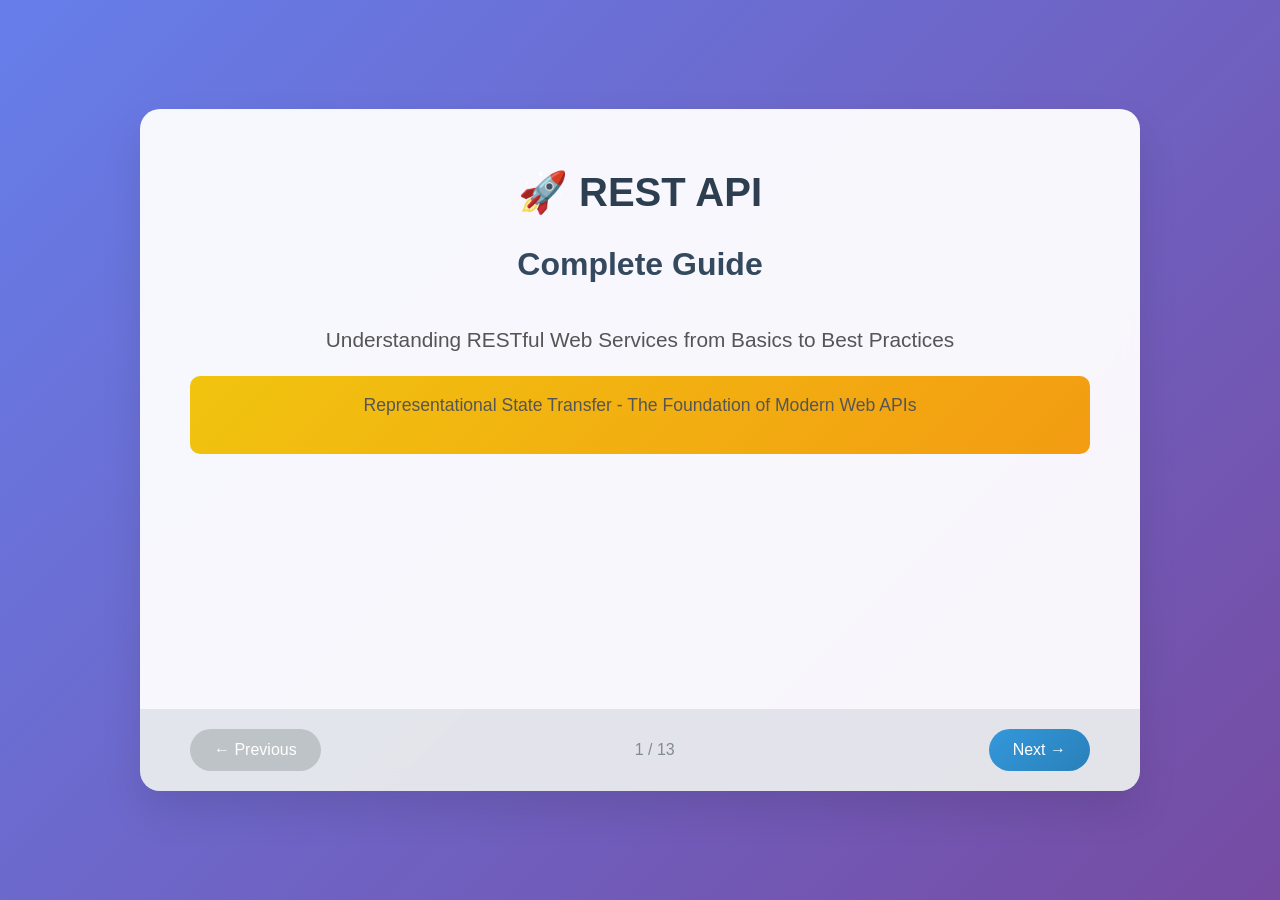
<file: BaseCamp3/rest_api.html>
<!DOCTYPE html>
<html lang="en">

<head>
  <meta charset="UTF-8">
  <meta name="viewport" content="width=device-width, initial-scale=1.0">
  <title>REST API Presentation</title>
  <style>
    * {
      margin: 0;
      padding: 0;
      box-sizing: border-box;
    }

    body {
      font-family: 'Segoe UI', Tahoma, Geneva, Verdana, sans-serif;
      background: linear-gradient(135deg, #667eea 0%, #764ba2 100%);
      min-height: 100vh;
      display: flex;
      justify-content: center;
      align-items: center;
    }

    .presentation-container {
      width: 90%;
      max-width: 1000px;
      background: rgba(255, 255, 255, 0.95);
      border-radius: 20px;
      box-shadow: 0 20px 40px rgba(0, 0, 0, 0.1);
      backdrop-filter: blur(10px);
      overflow: hidden;
    }

    .slide {
      display: none;
      padding: 60px 50px;
      min-height: 600px;
      text-align: center;
      position: relative;
    }

    .slide.active {
      display: block;
      animation: slideIn 0.5s ease-out;
    }

    @keyframes slideIn {
      from {
        opacity: 0;
        transform: translateX(30px);
      }

      to {
        opacity: 1;
        transform: translateX(0);
      }
    }

    h1 {
      color: #2c3e50;
      font-size: 2.5em;
      margin-bottom: 30px;
      font-weight: 700;
    }

    h2 {
      color: #34495e;
      font-size: 2em;
      margin-bottom: 25px;
      font-weight: 600;
    }

    h3 {
      color: #3498db;
      font-size: 1.5em;
      margin-bottom: 20px;
      font-weight: 500;
    }

    p {
      color: #555;
      font-size: 1.1em;
      line-height: 1.6;
      margin-bottom: 20px;
      max-width: 800px;
      margin-left: auto;
      margin-right: auto;
    }

    .method-grid {
      display: grid;
      grid-template-columns: repeat(auto-fit, minmax(200px, 1fr));
      gap: 20px;
      margin: 30px 0;
    }

    .method-card {
      background: linear-gradient(135deg, #3498db, #2980b9);
      color: white;
      padding: 25px;
      border-radius: 15px;
      box-shadow: 0 10px 20px rgba(52, 152, 219, 0.3);
      transform: translateY(0);
      transition: transform 0.3s ease;
    }

    .method-card:hover {
      transform: translateY(-5px);
    }

    .method-card h3 {
      color: white;
      margin-bottom: 10px;
    }

    .auth-types {
      display: flex;
      justify-content: space-around;
      flex-wrap: wrap;
      gap: 20px;
      margin: 30px 0;
    }

    .auth-card {
      background: linear-gradient(135deg, #e74c3c, #c0392b);
      color: white;
      padding: 20px;
      border-radius: 12px;
      flex: 1;
      min-width: 200px;
      box-shadow: 0 8px 16px rgba(231, 76, 60, 0.3);
    }

    .status-codes {
      display: grid;
      grid-template-columns: repeat(auto-fit, minmax(150px, 1fr));
      gap: 15px;
      margin: 30px 0;
    }

    .status-card {
      padding: 20px;
      border-radius: 10px;
      color: white;
      font-weight: bold;
      text-align: center;
    }

    .status-2xx {
      background: linear-gradient(135deg, #27ae60, #229954);
    }

    .status-3xx {
      background: linear-gradient(135deg, #f39c12, #e67e22);
    }

    .status-4xx {
      background: linear-gradient(135deg, #e74c3c, #c0392b);
    }

    .status-5xx {
      background: linear-gradient(135deg, #8e44ad, #732d91);
    }

    .best-practices {
      display: grid;
      grid-template-columns: repeat(auto-fit, minmax(250px, 1fr));
      gap: 20px;
      margin: 30px 0;
    }

    .practice-card {
      background: linear-gradient(135deg, #16a085, #138d75);
      color: white;
      padding: 20px;
      border-radius: 12px;
      text-align: left;
    }

    .practice-card h4 {
      margin-bottom: 10px;
      font-size: 1.2em;
    }

    .navigation {
      display: flex;
      justify-content: space-between;
      align-items: center;
      padding: 20px 50px;
      background: rgba(52, 73, 94, 0.1);
    }

    .nav-button {
      background: linear-gradient(135deg, #3498db, #2980b9);
      color: white;
      border: none;
      padding: 12px 24px;
      border-radius: 25px;
      cursor: pointer;
      font-size: 1em;
      font-weight: 500;
      transition: all 0.3s ease;
    }

    .nav-button:hover {
      background: linear-gradient(135deg, #2980b9, #1f5582);
      transform: translateY(-2px);
    }

    .nav-button:disabled {
      background: #bdc3c7;
      cursor: not-allowed;
      transform: none;
    }

    .slide-counter {
      color: #7f8c8d;
      font-weight: 500;
    }

    .api-diagram {
      display: flex;
      justify-content: space-around;
      align-items: center;
      margin: 30px 0;
      flex-wrap: wrap;
      gap: 20px;
    }

    .diagram-box {
      background: linear-gradient(135deg, #9b59b6, #8e44ad);
      color: white;
      padding: 20px;
      border-radius: 15px;
      min-width: 120px;
      position: relative;
    }

    .arrow {
      font-size: 2em;
      color: #3498db;
      margin: 0 10px;
    }

    .endpoint-example {
      background: #2c3e50;
      color: #ecf0f1;
      padding: 20px;
      border-radius: 10px;
      font-family: 'Courier New', monospace;
      margin: 20px 0;
      text-align: left;
      overflow-x: auto;
    }

    .highlight {
      background: linear-gradient(135deg, #f1c40f, #f39c12);
      color: #2c3e50;
      padding: 15px;
      border-radius: 10px;
      margin: 20px 0;
      font-weight: 500;
    }
  </style>
</head>

<body>
  <div class="presentation-container">
    <!-- Slide 1: Title -->
    <div class="slide active">
      <h1>🚀 REST API</h1>
      <h2>Complete Guide</h2>
      <p style="font-size: 1.3em; margin-top: 40px;">Understanding RESTful Web Services from Basics to Best Practices
      </p>
      <div class="highlight">
        <p>Representational State Transfer - The Foundation of Modern Web APIs</p>
      </div>
    </div>

    <!-- Slide 2: What is an API? -->
    <div class="slide">
      <h1>🔌 What is an API?</h1>
      <p><strong>Application Programming Interface</strong> - A set of rules and protocols that allows different
        software applications to communicate with each other.</p>

      <div class="api-diagram">
        <div class="diagram-box">Client App</div>
        <div class="arrow">→</div>
        <div class="diagram-box">API</div>
        <div class="arrow">→</div>
        <div class="diagram-box">Server/Database</div>
      </div>

      <div class="highlight">
        <p><strong>Think of it like a waiter in a restaurant:</strong> You (client) tell the waiter (API) what you want,
          and they bring it from the kitchen (server).</p>
      </div>
    </div>

    <!-- Slide 3: What is REST? -->
    <div class="slide">
      <h1>🏗️ What is REST?</h1>
      <h2>REpresentational State Transfer</h2>

      <div class="best-practices">
        <div class="practice-card">
          <h4>📊 Stateless</h4>
          <p>Each request contains all information needed to process it</p>
        </div>
        <div class="practice-card">
          <h4>🎯 Resource-Based</h4>
          <p>Everything is treated as a resource with unique URLs</p>
        </div>
        <div class="practice-card">
          <h4>🔄 HTTP Methods</h4>
          <p>Uses standard HTTP verbs for different operations</p>
        </div>
        <div class="practice-card">
          <h4>📱 Multiple Formats</h4>
          <p>Supports JSON, XML, HTML, and other formats</p>
        </div>
      </div>
    </div>

    <!-- Slide 4: HTTP Methods -->
    <div class="slide">
      <h1>🛠️ REST API Methods</h1>
      <p>The main HTTP verbs used in RESTful services:</p>

      <div class="method-grid">
        <div class="method-card">
          <h3>GET</h3>
          <p>Retrieve data</p>
          <p><em>Safe & Idempotent</em></p>
        </div>
        <div class="method-card">
          <h3>POST</h3>
          <p>Create new data</p>
          <p><em>Not Idempotent</em></p>
        </div>
        <div class="method-card">
          <h3>PUT</h3>
          <p>Update/Replace data</p>
          <p><em>Idempotent</em></p>
        </div>
        <div class="method-card">
          <h3>PATCH</h3>
          <p>Partial update</p>
          <p><em>Not necessarily Idempotent</em></p>
        </div>
        <div class="method-card">
          <h3>DELETE</h3>
          <p>Remove data</p>
          <p><em>Idempotent</em></p>
        </div>
      </div>
    </div>

    <!-- Slide 5: Endpoint Examples -->
    <div class="slide">
      <h1>🎯 API Endpoints</h1>
      <p>RESTful URL patterns for different operations:</p>

      <div class="endpoint-example">
        GET /api/users # Get all users<br>
        GET /api/users/123 # Get user with ID 123<br>
        POST /api/users # Create a new user<br>
        PUT /api/users/123 # Update user 123 completely<br>
        PATCH /api/users/123 # Partially update user 123<br>
        DELETE /api/users/123 # Delete user 123<br><br>

        GET /api/users/123/posts # Get posts by user 123<br>
        POST /api/users/123/posts # Create post for user 123
      </div>
    </div>

    <!-- Slide 6: Authentication -->
    <div class="slide">
      <h1>🔐 Authentication Methods</h1>
      <p>Different ways to secure your REST APIs:</p>

      <div class="auth-types">
        <div class="auth-card">
          <h3>🔑 API Keys</h3>
          <p>Simple token-based authentication</p>
          <p><em>Header: X-API-Key</em></p>
        </div>
        <div class="auth-card">
          <h3>🎟️ JWT Tokens</h3>
          <p>JSON Web Tokens for stateless auth</p>
          <p><em>Header: Authorization: Bearer</em></p>
        </div>
        <div class="auth-card">
          <h3>🔐 OAuth 2.0</h3>
          <p>Industry standard for authorization</p>
          <p><em>Secure third-party access</em></p>
        </div>
        <div class="auth-card">
          <h3>👤 Basic Auth</h3>
          <p>Username:password encoded</p>
          <p><em>Simple but less secure</em></p>
        </div>
      </div>
    </div>

    <!-- Slide 7: HTTP Status Codes -->
    <div class="slide">
      <h1>📊 HTTP Status Codes</h1>
      <p>Understanding response codes for better API communication:</p>

      <div class="status-codes">
        <div class="status-card status-2xx">
          <h3>2xx Success</h3>
          <p>200 OK<br>201 Created<br>204 No Content</p>
        </div>
        <div class="status-card status-3xx">
          <h3>3xx Redirection</h3>
          <p>301 Moved<br>302 Found<br>304 Not Modified</p>
        </div>
        <div class="status-card status-4xx">
          <h3>4xx Client Error</h3>
          <p>400 Bad Request<br>401 Unauthorized<br>404 Not Found</p>
        </div>
        <div class="status-card status-5xx">
          <h3>5xx Server Error</h3>
          <p>500 Internal Error<br>502 Bad Gateway<br>503 Unavailable</p>
        </div>
      </div>
    </div>

    <!-- Slide 8: Request/Response Structure -->
    <div class="slide">
      <h1>📨 Request & Response Structure</h1>

      <div style="display: grid; grid-template-columns: 1fr 1fr; gap: 30px; margin: 30px 0;">
        <div>
          <h3>📤 Request Structure</h3>
          <div class="endpoint-example">
            POST /api/users
            Content-Type: application/json
            Authorization: Bearer xyz123

            {
            "name": "John Doe",
            "email": "john@example.com",
            "age": 30
            }
          </div>
        </div>

        <div>
          <h3>📥 Response Structure</h3>
          <div class="endpoint-example">
            HTTP/1.1 201 Created
            Content-Type: application/json

            {
            "id": 123,
            "name": "John Doe",
            "email": "john@example.com",
            "age": 30,
            "created_at": "2025-06-22T10:00:00Z"
            }
          </div>
        </div>
      </div>
    </div>

    <!-- Slide 9: Best Practices -->
    <div class="slide">
      <h1>✨ REST API Best Practices</h1>

      <div class="best-practices">
        <div class="practice-card">
          <h4>🎯 Use Nouns, Not Verbs</h4>
          <p>✅ /users/123<br>❌ /getUserById/123</p>
        </div>
        <div class="practice-card">
          <h4>📊 HTTP Status Codes</h4>
          <p>Always return appropriate status codes for different scenarios</p>
        </div>
        <div class="practice-card">
          <h4>📝 Consistent Naming</h4>
          <p>Use kebab-case or snake_case consistently throughout your API</p>
        </div>
        <div class="practice-card">
          <h4>📄 API Versioning</h4>
          <p>/api/v1/users or /api/v2/users for backward compatibility</p>
        </div>
        <div class="practice-card">
          <h4>🔍 Filtering & Pagination</h4>
          <p>/users?page=2&limit=10&status=active</p>
        </div>
        <div class="practice-card">
          <h4>📋 Comprehensive Documentation</h4>
          <p>Use tools like Swagger/OpenAPI for clear documentation</p>
        </div>
      </div>
    </div>

    <!-- Slide 10: Error Handling -->
    <div class="slide">
      <h1>🚨 Error Handling</h1>
      <p>Proper error responses help developers integrate with your API:</p>

      <div class="endpoint-example">
        {
        "error": {
        "code": "VALIDATION_ERROR",
        "message": "Invalid user data provided",
        "details": [
        {
        "field": "email",
        "message": "Email format is invalid"
        },
        {
        "field": "age",
        "message": "Age must be between 1 and 120"
        }
        ],
        "timestamp": "2025-06-22T10:00:00Z",
        "request_id": "req_123456789"
        }
        }
      </div>

      <div class="highlight">
        <p><strong>Key Elements:</strong> Clear error codes, descriptive messages, field-specific details, timestamps,
          and request IDs for debugging.</p>
      </div>
    </div>

    <!-- Slide 11: Security Considerations -->
    <div class="slide">
      <h1>🛡️ Security Best Practices</h1>

      <div class="best-practices">
        <div class="practice-card">
          <h4>🔒 HTTPS Only</h4>
          <p>Always use HTTPS to encrypt data in transit</p>
        </div>
        <div class="practice-card">
          <h4>🚦 Rate Limiting</h4>
          <p>Prevent abuse with request rate limits per user/IP</p>
        </div>
        <div class="practice-card">
          <h4>✅ Input Validation</h4>
          <p>Validate and sanitize all input data</p>
        </div>
        <div class="practice-card">
          <h4>🔐 Authentication Required</h4>
          <p>Secure endpoints with proper authentication</p>
        </div>
        <div class="practice-card">
          <h4>🕰️ Token Expiration</h4>
          <p>Implement token expiration and refresh mechanisms</p>
        </div>
        <div class="practice-card">
          <h4>📝 Audit Logging</h4>
          <p>Log API access and modifications for security audits</p>
        </div>
      </div>
    </div>

    <!-- Slide 12: Testing & Tools -->
    <div class="slide">
      <h1>🧪 Testing & Tools</h1>
      <p>Essential tools for API development and testing:</p>

      <div class="auth-types">
        <div class="auth-card" style="background: linear-gradient(135deg, #2ecc71, #27ae60);">
          <h3>🚀 Postman</h3>
          <p>Popular API testing platform</p>
          <p><em>Collections, environments, automation</em></p>
        </div>
        <div class="auth-card" style="background: linear-gradient(135deg, #f39c12, #e67e22);">
          <h3>📋 Swagger/OpenAPI</h3>
          <p>API documentation and testing</p>
          <p><em>Interactive documentation</em></p>
        </div>
        <div class="auth-card" style="background: linear-gradient(135deg, #9b59b6, #8e44ad);">
          <h3>⚡ Thunder Client</h3>
          <p>VS Code extension for API testing</p>
          <p><em>Lightweight and fast</em></p>
        </div>
        <div class="auth-card" style="background: linear-gradient(135deg, #1abc9c, #16a085);">
          <h3>🔧 cURL</h3>
          <p>Command-line tool for HTTP requests</p>
          <p><em>Simple and powerful</em></p>
        </div>
      </div>

      <div class="endpoint-example">
        # Example cURL command
        curl -X POST https://api.example.com/users \
        -H "Content-Type: application/json" \
        -H "Authorization: Bearer your-token" \
        -d '{"name":"John","email":"john@example.com"}'
      </div>
    </div>

    <!-- Slide 13: Summary -->
    <div class="slide">
      <h1>🎯 Key Takeaways</h1>

      <div class="highlight">
        <p><strong>REST APIs are the backbone of modern web applications</strong></p>
      </div>

      <div style="text-align: left; max-width: 600px; margin: 30px auto;">
        <p><strong>Remember the fundamentals:</strong></p>
        <p>• Use appropriate HTTP methods for different operations</p>
        <p>• Design intuitive, resource-based URLs</p>
        <p>• Implement proper authentication and security</p>
        <p>• Return meaningful HTTP status codes</p>
        <p>• Handle errors gracefully with detailed messages</p>
        <p>• Document your API thoroughly</p>
        <p>• Test extensively before deployment</p>
      </div>

      <div class="highlight" style="margin-top: 40px;">
        <p><strong>Great APIs make great applications!</strong> 🚀</p>
      </div>
    </div>

    <div class="navigation">
      <button class="nav-button" id="prevBtn" onclick="changeSlide(-1)">← Previous</button>
      <span class="slide-counter">
        <span id="currentSlide">1</span> / <span id="totalSlides">13</span>
      </span>
      <button class="nav-button" id="nextBtn" onclick="changeSlide(1)">Next →</button>
    </div>
  </div>

  <script>
    let currentSlideIndex = 0;
    const slides = document.querySelectorAll('.slide');
    const totalSlides = slides.length;

    document.getElementById('totalSlides').textContent = totalSlides;

    function showSlide(index) {
      slides.forEach(slide => slide.classList.remove('active'));
      slides[index].classList.add('active');

      document.getElementById('currentSlide').textContent = index + 1;
      document.getElementById('prevBtn').disabled = index === 0;
      document.getElementById('nextBtn').disabled = index === totalSlides - 1;
    }

    function changeSlide(direction) {
      const newIndex = currentSlideIndex + direction;
      if (newIndex >= 0 && newIndex < totalSlides) {
        currentSlideIndex = newIndex;
        showSlide(currentSlideIndex);
      }
    }

    // Keyboard navigation
    document.addEventListener('keydown', (e) => {
      if (e.key === 'ArrowLeft') changeSlide(-1);
      if (e.key === 'ArrowRight') changeSlide(1);
    });

    // Initialize
    showSlide(0);
  </script>
</body>

</html>
</file>
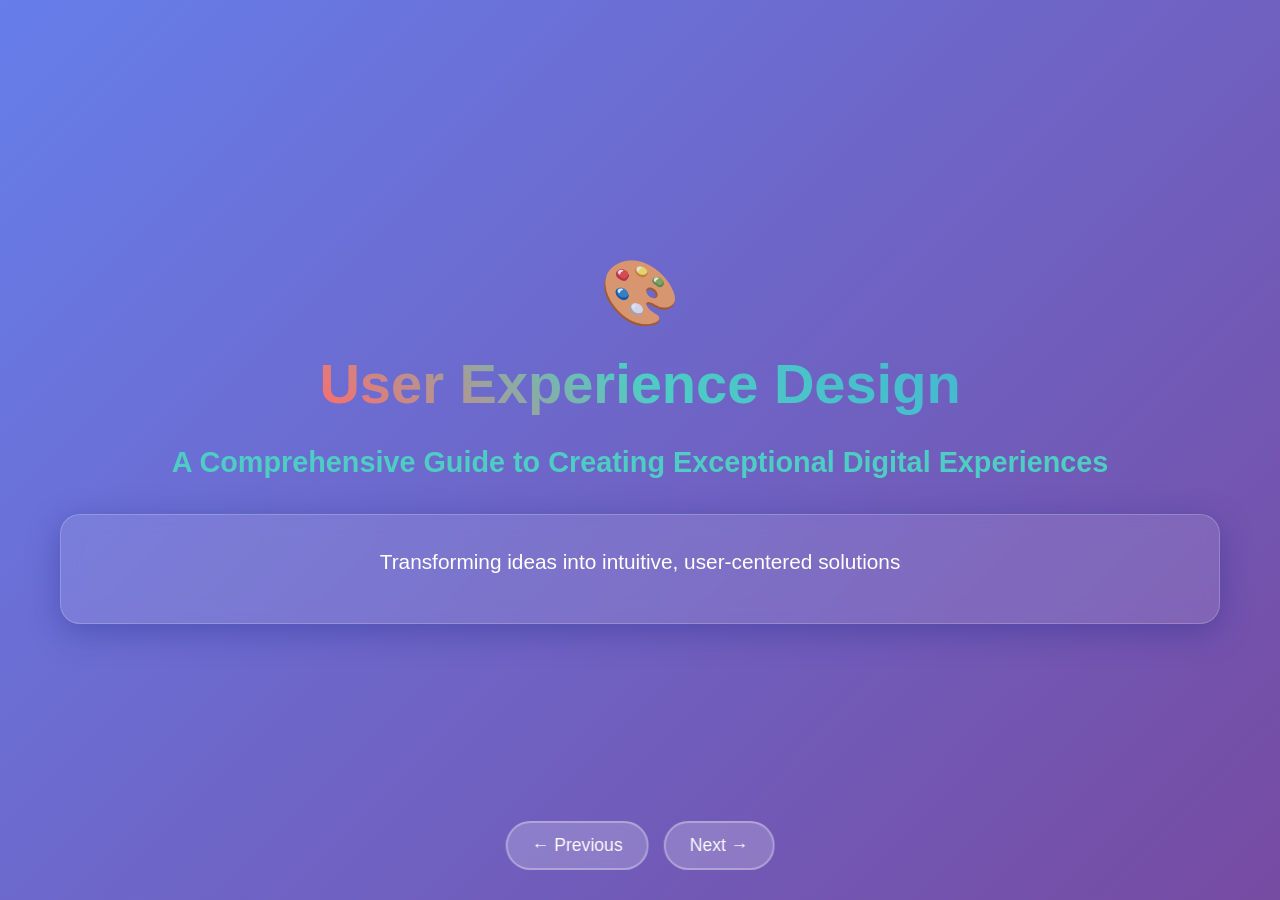
<file: BaseCamp3/UX_UI.html>
<!DOCTYPE html>
<html lang="en">

<head>
  <meta charset="UTF-8">
  <meta name="viewport" content="width=device-width, initial-scale=1.0">
  <title>UX Design Webinar</title>
  <style>
    * {
      margin: 0;
      padding: 0;
      box-sizing: border-box;
    }

    body {
      font-family: 'Segoe UI', Tahoma, Geneva, Verdana, sans-serif;
      background: linear-gradient(135deg, #667eea 0%, #764ba2 100%);
      color: white;
      overflow: hidden;
    }

    .slideshow-container {
      position: relative;
      width: 100%;
      height: 100vh;
    }

    .slide {
      display: none;
      padding: 60px;
      text-align: center;
      height: 100vh;
      flex-direction: column;
      justify-content: center;
      align-items: center;
      background: linear-gradient(135deg, #667eea 0%, #764ba2 100%);
      position: relative;
      overflow: hidden;
    }

    .slide.active {
      display: flex;
    }

    h1 {
      font-size: 3.5em;
      margin-bottom: 30px;
      background: linear-gradient(45deg, #ff6b6b, #4ecdc4, #45b7d1);
      -webkit-background-clip: text;
      -webkit-text-fill-color: transparent;
      background-clip: text;
    }

    h2 {
      font-size: 2.8em;
      margin-bottom: 25px;
      color: #fff;
      text-shadow: 2px 2px 4px rgba(0, 0, 0, 0.3);
    }

    h3 {
      font-size: 1.8em;
      margin-bottom: 15px;
      color: #4ecdc4;
    }

    p,
    li {
      font-size: 1.3em;
      line-height: 1.6;
      margin-bottom: 15px;
      max-width: 100%;
    }

    .visual-box {
      background: rgba(255, 255, 255, 0.1);
      backdrop-filter: blur(10px);
      border-radius: 20px;
      padding: 30px;
      margin: 20px auto;
      border: 1px solid rgba(255, 255, 255, 0.2);
      box-shadow: 0 8px 32px rgba(31, 38, 135, 0.37);
      width: 100%;
      max-width: 1400px;
    }

    .process-steps {
      display: grid;
      grid-template-columns: repeat(auto-fit, minmax(200px, 1fr));
      gap: 20px;
      margin: 30px auto;
      width: 100%;
      max-width: 1400px;
    }

    .step {
      background: rgba(255, 255, 255, 0.15);
      padding: 25px;
      border-radius: 15px;
      text-align: center;
      border: 2px solid rgba(255, 255, 255, 0.2);
      transition: transform 0.3s ease;
    }

    .step:hover {
      transform: translateY(-10px);
    }

    .step-number {
      width: 50px;
      height: 50px;
      background: linear-gradient(135deg, #ff6b6b, #4ecdc4);
      border-radius: 50%;
      display: flex;
      align-items: center;
      justify-content: center;
      margin: 0 auto 15px;
      font-weight: bold;
      font-size: 1.5em;
    }

    .principles-grid {
      display: grid;
      grid-template-columns: repeat(auto-fit, minmax(280px, 1fr));
      gap: 25px;
      margin: 30px auto;
      width: 100%;
      max-width: 1400px;
    }

    .principle {
      background: rgba(255, 255, 255, 0.1);
      padding: 30px;
      border-radius: 15px;
      border-left: 5px solid #4ecdc4;
      transition: transform 0.3s ease;
    }

    .principle:hover {
      transform: translateX(10px);
    }

    .example-showcase {
      display: flex;
      justify-content: space-around;
      align-items: flex-start;
      margin: 30px auto;
      width: 100%;
      max-width: 1400px;
      flex-wrap: wrap;
      gap: 20px;
    }

    .example {
      background: rgba(255, 255, 255, 0.15);
      padding: 20px;
      border-radius: 10px;
      margin: 10px;
      flex: 1;
      min-height: 200px;
      display: flex;
      flex-direction: column;
      justify-content: center;
      align-items: center;
    }

    .good-example {
      border: 3px solid #4ecdc4;
    }

    .bad-example {
      border: 3px solid #ff6b6b;
    }

    .controls {
      position: fixed;
      bottom: 30px;
      left: 50%;
      transform: translateX(-50%);
      display: flex;
      gap: 15px;
      z-index: 1000;
    }

    .nav-button {
      background: rgba(255, 255, 255, 0.2);
      border: 2px solid rgba(255, 255, 255, 0.3);
      color: white;
      padding: 12px 24px;
      border-radius: 25px;
      cursor: pointer;
      font-size: 1.1em;
      transition: all 0.3s ease;
      backdrop-filter: blur(10px);
    }

    .nav-button:hover {
      background: rgba(255, 255, 255, 0.3);
      transform: translateY(-3px);
    }

    .slide-counter {
      position: fixed;
      top: 30px;
      right: 30px;
      background: rgba(0, 0, 0, 0.3);
      padding: 10px 20px;
      border-radius: 20px;
      backdrop-filter: blur(10px);
    }

    .icon {
      font-size: 4em;
      margin-bottom: 20px;
      opacity: 0.8;
    }

    .quote {
      font-style: italic;
      font-size: 1.5em;
      color: #4ecdc4;
      margin: 30px 0;
      padding: 20px;
      border-left: 4px solid #4ecdc4;
      background: rgba(255, 255, 255, 0.1);
      border-radius: 10px;
    }

    .tools-grid {
      display: grid;
      grid-template-columns: repeat(auto-fit, minmax(250px, 1fr));
      gap: 20px;
      margin: 30px auto;
      width: 100%;
      max-width: 1200px;
    }

    .tool {
      background: rgba(255, 255, 255, 0.1);
      padding: 25px;
      border-radius: 15px;
      text-align: center;
      transition: transform 0.3s ease;
    }

    .tool:hover {
      transform: scale(1.05);
    }

    ul {
      text-align: left;
      max-width: 100%;
      margin: 0 auto;
      width: 100%;
    }

    @media (max-width: 768px) {
      .slide {
        padding: 20px 15px;
      }

      h1 {
        font-size: 2.5em;
      }

      h2 {
        font-size: 2em;
      }

      p,
      li {
        font-size: 1.1em;
      }

      .example-showcase {
        flex-direction: column;
      }

      .process-steps {
        grid-template-columns: 1fr;
      }

      .principles-grid {
        grid-template-columns: 1fr;
      }

      .tools-grid {
        grid-template-columns: 1fr;
      }
    }
  </style>
</head>

<body>
  <div class="slideshow-container">
    <div class="slide-counter">
      <span id="currentSlide">1</span> / <span id="totalSlides">28</span>
    </div>

    <!-- Slide 1: Title -->
    <div class="slide active">
      <div class="icon">🎨</div>
      <h1>User Experience Design</h1>
      <h3>A Comprehensive Guide to Creating Exceptional Digital Experiences</h3>
      <div class="visual-box">
        <p>Transforming ideas into intuitive, user-centered solutions</p>
      </div>
    </div>

    <!-- Slide 2: What is UX? -->
    <div class="slide">
      <h2>What is User Experience (UX)?</h2>
      <div class="visual-box">
        <div class="icon">👤</div>
        <p>UX encompasses all aspects of the end-user's interaction with a company, its services, and its products.</p>
        <div class="quote">
          "User experience is not just about making things look pretty. It's about making things work beautifully."
        </div>
        <p>It's the overall feeling users have when they interact with your product - from their first impression to
          their long-term relationship with your brand.</p>
      </div>
    </div>

    <!-- Slide 3: UX vs UI -->
    <div class="slide">
      <h2>UX vs UI: Understanding the Difference</h2>
      <div class="example-showcase">
        <div class="example">
          <h3>UX (User Experience)</h3>
          <div class="icon">🧠</div>
          <ul>
            <li>Research & Strategy</li>
            <li>User Journey Mapping</li>
            <li>Information Architecture</li>
            <li>Wireframing & Prototyping</li>
            <li>Usability Testing</li>
          </ul>
        </div>
        <div class="example">
          <h3>UI (User Interface)</h3>
          <div class="icon">🎨</div>
          <ul>
            <li>Visual Design</li>
            <li>Typography</li>
            <li>Color Schemes</li>
            <li>Icons & Imagery</li>
            <li>Interactive Elements</li>
          </ul>
        </div>
      </div>
      <p>UX is the foundation, UI is the beautiful house built on top of it.</p>
    </div>

    <!-- Slide 4: Core UX Principles -->
    <div class="slide">
      <h2>Core UX Design Principles</h2>
      <div class="principles-grid">
        <div class="principle">
          <h3>🎯 User-Centered Design</h3>
          <p>Always prioritize user needs, goals, and pain points in every design decision.</p>
        </div>
        <div class="principle">
          <h3>🔍 Usability</h3>
          <p>Make interfaces intuitive, efficient, and easy to learn and remember.</p>
        </div>
        <div class="principle">
          <h3>♿ Accessibility</h3>
          <p>Design inclusive experiences that work for users of all abilities.</p>
        </div>
        <div class="principle">
          <h3>📱 Consistency</h3>
          <p>Maintain uniform patterns, behaviors, and visual elements throughout.</p>
        </div>
        <div class="principle">
          <h3>💡 Clarity</h3>
          <p>Communicate clearly and eliminate confusion in all interactions.</p>
        </div>
        <div class="principle">
          <h3>🚀 Efficiency</h3>
          <p>Help users accomplish their goals quickly and with minimal effort.</p>
        </div>
      </div>
    </div>

    <!-- Slide 5: UX Process -->
    <div class="slide">
      <h2>The UX Design Process</h2>
      <div class="process-steps">
        <div class="step">
          <div class="step-number">1</div>
          <h3>Research</h3>
          <p>Understand users, market, and business requirements</p>
        </div>
        <div class="step">
          <div class="step-number">2</div>
          <h3>Define</h3>
          <p>Synthesize insights and define problem statements</p>
        </div>
        <div class="step">
          <div class="step-number">3</div>
          <h3>Ideate</h3>
          <p>Generate creative solutions and explore possibilities</p>
        </div>
        <div class="step">
          <div class="step-number">4</div>
          <h3>Prototype</h3>
          <p>Create testable representations of your ideas</p>
        </div>
        <div class="step">
          <div class="step-number">5</div>
          <h3>Test</h3>
          <p>Validate solutions with real users and iterate</p>
        </div>
      </div>
    </div>

    <!-- Slide 6: User Research -->
    <div class="slide">
      <h2>User Research: The Foundation</h2>
      <div class="visual-box">
        <div class="icon">🔬</div>
        <h3>Research Methods</h3>
        <div class="example-showcase">
          <div class="example">
            <h3>Qualitative</h3>
            <ul>
              <li>User Interviews</li>
              <li>Contextual Inquiry</li>
              <li>Focus Groups</li>
              <li>Ethnographic Studies</li>
            </ul>
          </div>
          <div class="example">
            <h3>Quantitative</h3>
            <ul>
              <li>Surveys</li>
              <li>Analytics</li>
              <li>A/B Testing</li>
              <li>Heatmaps</li>
            </ul>
          </div>
        </div>
        <p><strong>Remember:</strong> Research early, research often. Data-driven decisions lead to better user
          experiences.</p>
      </div>
    </div>

    <!-- Slide 7: Information Architecture -->
    <div class="slide">
      <h2>Information Architecture</h2>
      <div class="visual-box">
        <div class="icon">🏗️</div>
        <p>The structural design of shared information environments</p>
        <div class="example-showcase">
          <div class="example good-example">
            <h3>✅ Good IA</h3>
            <ul>
              <li>Clear navigation hierarchy</li>
              <li>Logical content grouping</li>
              <li>Intuitive labels</li>
              <li>Easy wayfinding</li>
            </ul>
          </div>
          <div class="example bad-example">
            <h3>❌ Poor IA</h3>
            <ul>
              <li>Confusing navigation</li>
              <li>Inconsistent categorization</li>
              <li>Jargon-heavy labels</li>
              <li>Dead ends</li>
            </ul>
          </div>
        </div>
      </div>
    </div>

    <!-- Slide 8: Wireframing -->
    <div class="slide">
      <h2>Wireframing: Blueprint of Design</h2>
      <div class="visual-box">
        <div class="icon">📐</div>
        <h3>Types of Wireframes</h3>
        <div class="process-steps">
          <div class="step">
            <h3>Low-Fidelity</h3>
            <p>Quick sketches to explore layout and flow</p>
          </div>
          <div class="step">
            <h3>Mid-Fidelity</h3>
            <p>More detailed structure with basic styling</p>
          </div>
          <div class="step">
            <h3>High-Fidelity</h3>
            <p>Detailed representation close to final design</p>
          </div>
        </div>
        <p><strong>Key Focus:</strong> Layout, navigation, content hierarchy, and functionality - not visual design.</p>
      </div>
    </div>

    <!-- Slide 9: Prototyping -->
    <div class="slide">
      <h2>Prototyping: Bringing Ideas to Life</h2>
      <div class="visual-box">
        <div class="icon">⚡</div>
        <h3>Prototype Fidelity Levels</h3>
        <div class="example-showcase">
          <div class="example">
            <h3>Paper Prototypes</h3>
            <p>Quick, cheap, great for early testing</p>
          </div>
          <div class="example">
            <h3>Digital Prototypes</h3>
            <p>Interactive, realistic user testing</p>
          </div>
          <div class="example">
            <h3>Code Prototypes</h3>
            <p>Functional, technical validation</p>
          </div>
        </div>
        <div class="quote">
          "A prototype is worth a thousand meetings"
        </div>
      </div>
    </div>

    <!-- Slide 10: Usability Testing -->
    <div class="slide">
      <h2>Usability Testing</h2>
      <div class="visual-box">
        <div class="icon">🧪</div>
        <h3>Testing Methods</h3>
        <div class="principles-grid">
          <div class="principle">
            <h3>🏃‍♀️ Moderated Testing</h3>
            <p>Direct observation and real-time feedback</p>
          </div>
          <div class="principle">
            <h3>🤖 Unmoderated Testing</h3>
            <p>Remote, natural environment testing</p>
          </div>
          <div class="principle">
            <h3>🎯 A/B Testing</h3>
            <p>Compare different versions with real users</p>
          </div>
          <div class="principle">
            <h3>🔍 Guerrilla Testing</h3>
            <p>Quick, informal testing in public spaces</p>
          </div>
        </div>
        <p><strong>Remember:</strong> Test early, test often, test with real users!</p>
      </div>
    </div>

    <!-- Slide 11: Good vs Bad UX Examples -->
    <div class="slide">
      <h2>UX in Action: Examples</h2>
      <div class="example-showcase">
        <div class="example good-example">
          <h3>✅ Good UX Example</h3>
          <div class="icon">😊</div>
          <p><strong>One-click checkout</strong></p>
          <ul>
            <li>Saves user information</li>
            <li>Minimal steps</li>
            <li>Clear progress indicator</li>
            <li>Multiple payment options</li>
          </ul>
        </div>
        <div class="example bad-example">
          <h3>❌ Poor UX Example</h3>
          <div class="icon">😫</div>
          <p><strong>Complex registration form</strong></p>
          <ul>
            <li>Too many required fields</li>
            <li>Unclear error messages</li>
            <li>No password requirements shown</li>
            <li>Form resets on error</li>
          </ul>
        </div>
      </div>
    </div>

    <!-- Slide 12: Mobile UX -->
    <div class="slide">
      <h2>Mobile UX Considerations</h2>
      <div class="visual-box">
        <div class="icon">📱</div>
        <div class="principles-grid">
          <div class="principle">
            <h3>👆 Touch-Friendly</h3>
            <p>44px minimum touch targets, thumb-friendly navigation</p>
          </div>
          <div class="principle">
            <h3>📶 Context-Aware</h3>
            <p>Consider location, connectivity, and usage scenarios</p>
          </div>
          <div class="principle">
            <h3>⚡ Performance</h3>
            <p>Fast loading, smooth animations, minimal data usage</p>
          </div>
          <div class="principle">
            <h3>🎯 Focus</h3>
            <p>Prioritize core features, progressive disclosure</p>
          </div>
        </div>
      </div>
    </div>

    <!-- Slide 13: UX Tools -->
    <div class="slide">
      <h2>Essential UX Tools</h2>
      <div class="tools-grid">
        <div class="tool">
          <h3>🎨 Design</h3>
          <p>Figma, Sketch, Adobe XD</p>
        </div>
        <div class="tool">
          <h3>📊 Research</h3>
          <p>Miro, UserTesting, Hotjar</p>
        </div>
        <div class="tool">
          <h3>⚡ Prototyping</h3>
          <p>InVision, Principle, Framer</p>
        </div>
        <div class="tool">
          <h3>📈 Analytics</h3>
          <p>Google Analytics, Mixpanel, Amplitude</p>
        </div>
        <div class="tool">
          <h3>🗺️ Journey Mapping</h3>
          <p>Lucidchart, Draw.io, Whimsical</p>
        </div>
        <div class="tool">
          <h3>🧪 Testing</h3>
          <p>Maze, UsabilityHub, Lookback</p>
        </div>
      </div>
    </div>

    <!-- Slide 14: UX Metrics -->
    <div class="slide">
      <h2>Measuring UX Success</h2>
      <div class="visual-box">
        <div class="icon">📊</div>
        <div class="principles-grid">
          <div class="principle">
            <h3>📈 Quantitative Metrics</h3>
            <ul>
              <li>Task completion rate</li>
              <li>Time on task</li>
              <li>Error rate</li>
              <li>Conversion rate</li>
              <li>Bounce rate</li>
            </ul>
          </div>
          <div class="principle">
            <h3>🎯 Qualitative Metrics</h3>
            <ul>
              <li>User satisfaction (SUS)</li>
              <li>Net Promoter Score</li>
              <li>Customer effort score</li>
              <li>User feedback</li>
              <li>Usability test insights</li>
            </ul>
          </div>
        </div>
      </div>
    </div>

    <!-- Slide 15: UI Best Practices - Typography -->
    <div class="slide">
      <h2>UI Best Practices: Typography</h2>
      <div class="visual-box">
        <div class="icon">📝</div>
        <div class="principles-grid">
          <div class="principle">
            <h3>📏 Hierarchy & Scale</h3>
            <p>Use consistent type scales (1.2x, 1.414x, 1.618x) and clear hierarchy with headings, body text, and
              captions</p>
          </div>
          <div class="principle">
            <h3>📖 Readability</h3>
            <p>45-75 characters per line, 1.4-1.6 line height, sufficient contrast (4.5:1 minimum)</p>
          </div>
          <div class="principle">
            <h3>🎯 Font Pairing</h3>
            <p>Limit to 2-3 fonts max. Pair serif with sans-serif, or use font families with multiple weights</p>
          </div>
          <div class="principle">
            <h3>📱 Responsive Typography</h3>
            <p>Use relative units (rem, em), fluid typography, and appropriate sizes for different devices</p>
          </div>
        </div>
      </div>
    </div>

    <!-- Slide 16: UI Best Practices - Color & Theme -->
    <div class="slide">
      <h2>UI Best Practices: Color & Theme</h2>
      <div class="visual-box">
        <div class="icon">🎨</div>
        <h3>Color System Fundamentals</h3>
        <div class="principles-grid">
          <div class="principle">
            <h3>🎯 Primary Colors</h3>
            <p>1-2 brand colors for key actions, CTAs, and brand elements. Use sparingly for maximum impact</p>
          </div>
          <div class="principle">
            <h3>🔗 Secondary Colors</h3>
            <p>Supporting colors for secondary actions, accents, and visual variety. Should complement primary</p>
          </div>
          <div class="principle">
            <h3>⚫ Neutral Colors</h3>
            <p>Grays and off-whites for text, backgrounds, borders. Create 5-7 shades for flexibility</p>
          </div>
          <div class="principle">
            <h3>🚨 Semantic Colors</h3>
            <p>Red for errors, green for success, yellow for warnings, blue for information</p>
          </div>
        </div>
        <div class="quote">
          "Color is a power which directly influences the soul" - Use it purposefully and accessibly
        </div>
      </div>
    </div>

    <!-- Slide 17: UI Best Practices - Controls & Components -->
    <div class="slide">
      <h2>UI Best Practices: Controls & Components</h2>
      <div class="visual-box">
        <div class="icon">🎛️</div>
        <div class="principles-grid">
          <div class="principle">
            <h3>🔘 Buttons</h3>
            <p>Clear labels, consistent styling, appropriate sizing (44px+ for touch), disabled states, loading states
            </p>
          </div>
          <div class="principle">
            <h3>📝 Forms</h3>
            <p>Clear labels, helpful placeholders, inline validation, error states, logical tab order</p>
          </div>
          <div class="principle">
            <h3>🧭 Navigation</h3>
            <p>Clear hierarchy, breadcrumbs, active states, consistent placement, mobile-friendly</p>
          </div>
          <div class="principle">
            <h3>💬 Feedback</h3>
            <p>Loading indicators, success messages, error handling, tooltips, confirmation dialogs</p>
          </div>
        </div>
      </div>
    </div>

    <!-- Slide 18: UI Best Practices - Layout & Spacing -->
    <div class="slide">
      <h2>UI Best Practices: Layout & Spacing</h2>
      <div class="visual-box">
        <div class="icon">📐</div>
        <h3>The 8-Point Grid System</h3>
        <div class="principles-grid">
          <div class="principle">
            <h3>📏 Consistent Spacing</h3>
            <p>Use multiples of 8px (8, 16, 24, 32, 40px) for margins, padding, and component spacing</p>
          </div>
          <div class="principle">
            <h3>🎯 Visual Hierarchy</h3>
            <p>Use whitespace to group related elements and separate different sections</p>
          </div>
          <div class="principle">
            <h3>📱 Responsive Layout</h3>
            <p>Design for mobile-first, use flexible grids, consider touch targets and thumb zones</p>
          </div>
          <div class="principle">
            <h3>⚖️ Balance & Alignment</h3>
            <p>Align elements to a grid, maintain visual balance, use consistent alignment patterns</p>
          </div>
        </div>
        <div class="process-steps">
          <div class="step">
            <h3>8px</h3>
            <p>Tight spacing within components</p>
          </div>
          <div class="step">
            <h3>16px</h3>
            <p>Default spacing between elements</p>
          </div>
          <div class="step">
            <h3>24px</h3>
            <p>Medium spacing for sections</p>
          </div>
          <div class="step">
            <h3>32px+</h3>
            <p>Large spacing for major sections</p>
          </div>
        </div>
      </div>
    </div>

    <!-- Slide 19: User Journey Mapping -->
    <div class="slide">
      <h2>User Journey Mapping</h2>
      <div class="visual-box">
        <div class="icon">🗺️</div>
        <h3>Mapping the Complete User Experience</h3>
        <div class="process-steps">
          <div class="step">
            <div class="step-number">1</div>
            <h3>Awareness</h3>
            <p>User discovers your product</p>
            <small>Touch points: Ads, search, referrals</small>
          </div>
          <div class="step">
            <div class="step-number">2</div>
            <h3>Consideration</h3>
            <p>User evaluates options</p>
            <small>Touch points: Website, reviews, demos</small>
          </div>
          <div class="step">
            <div class="step-number">3</div>
            <h3>Purchase</h3>
            <p>User makes decision</p>
            <small>Touch points: Checkout, payment, confirmation</small>
          </div>
          <div class="step">
            <div class="step-number">4</div>
            <h3>Onboarding</h3>
            <p>User starts using product</p>
            <small>Touch points: Setup, tutorials, first use</small>
          </div>
          <div class="step">
            <div class="step-number">5</div>
            <h3>Retention</h3>
            <p>User continues engagement</p>
            <small>Touch points: Features, support, updates</small>
          </div>
        </div>
      </div>
    </div>

    <!-- Slide 20: Design Systems & Style Guides -->
    <div class="slide">
      <h2>Design Systems & Style Guides</h2>
      <div class="visual-box">
        <div class="icon">📋</div>
        <h3>Creating Consistency at Scale</h3>
        <div class="principles-grid">
          <div class="principle">
            <h3>🎨 Visual Elements</h3>
            <ul>
              <li>Color palette & usage</li>
              <li>Typography scale</li>
              <li>Iconography style</li>
              <li>Photography guidelines</li>
            </ul>
          </div>
          <div class="principle">
            <h3>🧩 Components</h3>
            <ul>
              <li>Button variations</li>
              <li>Form elements</li>
              <li>Navigation patterns</li>
              <li>Cards & containers</li>
            </ul>
          </div>
          <div class="principle">
            <h3>📐 Layout Patterns</h3>
            <ul>
              <li>Grid systems</li>
              <li>Spacing rules</li>
              <li>Responsive breakpoints</li>
              <li>Page templates</li>
            </ul>
          </div>
          <div class="principle">
            <h3>📝 Guidelines</h3>
            <ul>
              <li>Voice & tone</li>
              <li>Accessibility standards</li>
              <li>Usage examples</li>
              <li>Do's and don'ts</li>
            </ul>
          </div>
        </div>
        <div class="quote">
          "A design system is a single source of truth which groups all the elements that will allow the teams to
          design, realize and develop a product."
        </div>
      </div>
    </div>

    <!-- Slide 21: Real-World UX Case Study - AI Financial Planning -->
    <div class="slide">
      <h2>Case Study: AI Financial Planning App</h2>
      <div class="visual-box">
        <div class="icon">💰</div>
        <h3>Problem: Complex financial planning is intimidating for average users</h3>
        <div class="example-showcase">
          <div class="example">
            <h3>🔍 UX Research Insights</h3>
            <ul>
              <li>Users avoid financial planning due to complexity</li>
              <li>85% want personalized recommendations</li>
              <li>Trust is critical for financial apps</li>
              <li>Mobile-first usage patterns</li>
            </ul>
          </div>
          <div class="example">
            <h3>🎯 Design Solutions</h3>
            <ul>
              <li>Progressive disclosure of complex data</li>
              <li>AI explains recommendations in simple terms</li>
              <li>Visual progress tracking</li>
              <li>Security badges and transparency</li>
            </ul>
          </div>
        </div>
        <p><strong>Result:</strong> 73% increase in user engagement, 45% improvement in goal completion rates</p>
      </div>
    </div>

    <!-- Slide 22: Real-World UX Case Study - AI Document Search -->
    <div class="slide">
      <h2>Case Study: AI Document Search Platform</h2>
      <div class="visual-box">
        <div class="icon">🔍</div>
        <h3>Problem: Enterprise users spend 2.5 hours daily searching for documents</h3>
        <div class="example-showcase">
          <div class="example bad-example">
            <h3>❌ Before: Traditional Search</h3>
            <ul>
              <li>Keyword-only search</li>
              <li>20+ results per page</li>
              <li>No context or preview</li>
              <li>Manual filtering required</li>
            </ul>
          </div>
          <div class="example good-example">
            <h3>✅ After: AI-Enhanced UX</h3>
            <ul>
              <li>"Find last month's budget proposal"</li>
              <li>Smart result ranking with relevance scores</li>
              <li>Instant previews and summaries</li>
              <li>Related documents suggestions</li>
            </ul>
          </div>
        </div>
        <p><strong>Results:</strong> 60% reduction in search time, 89% user satisfaction increase</p>
      </div>
    </div>

    <!-- Slide 23: Real-World UX Case Study - AI Study Tool -->
    <div class="slide">
      <h2>Case Study: AI-Powered Study Tool</h2>
      <div class="visual-box">
        <div class="icon">📚</div>
        <h3>Problem: Students struggle with personalized learning and retention</h3>
        <div class="principles-grid">
          <div class="principle">
            <h3>🧠 Learning Psychology</h3>
            <p>Spaced repetition algorithms, active recall techniques, personalized difficulty adjustment</p>
          </div>
          <div class="principle">
            <h3>🎮 Gamification</h3>
            <p>Progress streaks, achievement badges, peer leaderboards, milestone celebrations</p>
          </div>
          <div class="principle">
            <h3>🤖 AI Personalization</h3>
            <p>Adaptive learning paths, weakness identification, optimal study time recommendations</p>
          </div>
          <div class="principle">
            <h3>📱 Multi-Modal Learning</h3>
            <p>Visual, auditory, kinesthetic learning styles, voice commands, gesture controls</p>
          </div>
        </div>
        <div class="quote">
          "The AI feels like a personal tutor who knows exactly what I need to study and when" - Beta User Feedback
        </div>
        <p><strong>Impact:</strong> 40% improvement in retention rates, 65% increase in study consistency</p>
      </div>
    </div>

    <!-- Slide 24: AI-UX Design Principles -->
    <div class="slide">
      <h2>UX Design Principles for AI Applications</h2>
      <div class="visual-box">
        <div class="icon">🤖</div>
        <h3>Designing Human-Centered AI Experiences</h3>
        <div class="principles-grid">
          <div class="principle">
            <h3>🔍 Transparency</h3>
            <p>Show how AI makes decisions, provide confidence levels, explain recommendations clearly</p>
          </div>
          <div class="principle">
            <h3>🎛️ User Control</h3>
            <p>Allow users to override AI decisions, provide manual alternatives, adjustable automation levels</p>
          </div>
          <div class="principle">
            <h3>🚫 Graceful Failures</h3>
            <p>Handle AI uncertainty well, provide fallback options, clear error communication</p>
          </div>
          <div class="principle">
            <h3>📚 Continuous Learning</h3>
            <p>Learn from user feedback, adapt to preferences, show improvement over time</p>
          </div>
          <div class="principle">
            <h3>🔐 Privacy First</h3>
            <p>Clear data usage policies, minimal data collection, user consent for all AI features</p>
          </div>
          <div class="principle">
            <h3>🎯 Progressive Disclosure</h3>
            <p>Start simple, reveal complexity gradually, contextual help when needed</p>
          </div>
        </div>
        <div class="quote">
          "AI should feel like a helpful assistant, not a mysterious black box"
        </div>
      </div>
    </div>

    <!-- Slide 25: AI Financial Planning UI -->
    <div class="slide">
      <h2>AI Financial Planning - UI Implementation</h2>
      <div class="visual-box">
        <div class="icon">💰</div>
        <h3>Mobile-First Responsive Design</h3>
        <div
          style="display: flex; justify-content: center; gap: 20px; margin: 20px auto; flex-wrap: wrap; max-width: 100%;">
          <!-- Mobile Phone Mockup -->
          <div
            style="width: 240px; height: 450px; background: #1a1a1a; border-radius: 20px; padding: 15px; box-shadow: 0 8px 25px rgba(0,0,0,0.3); flex-shrink: 0;">
            <div
              style="background: #000; width: 50px; height: 3px; border-radius: 2px; margin: 0 auto 8px; opacity: 0.3;">
            </div>
            <div
              style="display: flex; justify-content: space-between; align-items: center; padding: 3px 8px; font-size: 10px; color: #888; margin-bottom: 10px;">
              <span>9:41</span>
              <span>📶🔋</span>
            </div>
            <div
              style="display: flex; align-items: center; justify-content: space-between; padding: 8px; margin-bottom: 12px;">
              <h3 style="color: #4ecdc4; margin: 0; font-size: 14px;">💰 FinanceAI</h3>
              <div
                style="width: 24px; height: 24px; background: #4ecdc4; border-radius: 50%; display: flex; align-items: center; justify-content: center; font-size: 12px;">
                👤</div>
            </div>
            <div
              style="background: linear-gradient(135deg, #4ecdc4, #45b7d1); border-radius: 12px; padding: 15px; margin-bottom: 12px; color: #000;">
              <div style="display: flex; align-items: center; margin-bottom: 8px;">
                <span style="font-size: 18px; margin-right: 8px;">🏠</span>
                <div>
                  <h4 style="margin: 0; font-size: 12px;">Dream Home Fund</h4>
                  <p style="margin: 0; font-size: 10px; opacity: 0.8;">$28k of $80k</p>
                </div>
              </div>
              <div style="background: rgba(0,0,0,0.1); height: 6px; border-radius: 3px; margin: 8px 0;">
                <div style="background: #000; height: 100%; width: 35%; border-radius: 3px;"></div>
              </div>
              <p style="margin: 0; font-size: 11px; font-weight: bold;">35% Complete</p>
            </div>
          </div>

          <!-- Desktop Layout -->
          <div
            style="width: 400px; height: 450px; background: #1a1a1a; border-radius: 12px; padding: 20px; box-shadow: 0 8px 25px rgba(0,0,0,0.3); flex-shrink: 0;">
            <h2 style="color: #4ecdc4; margin: 0 0 15px 0; font-size: 18px;">💰 Dashboard</h2>
            <div style="display: grid; grid-template-columns: 1fr 1fr; gap: 12px; margin-bottom: 15px;">
              <div
                style="background: linear-gradient(135deg, #4ecdc4, #45b7d1); padding: 15px; border-radius: 10px; color: #000;">
                <h4 style="margin: 0 0 4px 0; font-size: 11px; opacity: 0.8;">MONTHLY</h4>
                <p style="margin: 0; font-size: 18px; font-weight: bold;">$1,350</p>
                <p style="margin: 4px 0 0 0; font-size: 10px;">↗️ $150 ahead</p>
              </div>
              <div
                style="background: linear-gradient(135deg, #ff6b6b, #ee5a52); padding: 15px; border-radius: 10px; color: #000;">
                <h4 style="margin: 0 0 4px 0; font-size: 11px; opacity: 0.8;">TIME LEFT</h4>
                <p style="margin: 0; font-size: 18px; font-weight: bold;">3.2 years</p>
                <p style="margin: 4px 0 0 0; font-size: 10px;">📈 2 months early!</p>
              </div>
            </div>
          </div>
        </div>
        <div class="principles-grid">
          <div class="principle">
            <h3>📱 Mobile-First Design</h3>
            <p>Touch-friendly targets, thumb navigation, conversational UI, voice input</p>
          </div>
          <div class="principle">
            <h3>🎨 Visual Hierarchy</h3>
            <p>Color-coded progress, clear data visualization, contextual actions</p>
          </div>
        </div>
      </div>
    </div>

    <!-- Slide 26: AI Document Search UI -->
    <div class="slide">
      <h2>AI Document Search - UI Implementation</h2>
      <div class="visual-box">
        <div class="icon">🔍</div>
        <h3>Enterprise Search Interface</h3>
        <div
          style="display: flex; justify-content: center; gap: 20px; margin: 20px auto; flex-wrap: wrap; max-width: 100%;">
          <div
            style="width: 450px; height: 300px; background: #1a1a1a; border-radius: 10px; padding: 20px; box-shadow: 0 8px 25px rgba(0,0,0,0.3); flex-shrink: 0;">
            <h3 style="color: #4ecdc4; margin: 0 0 10px 0; font-size: 16px;">🔍 IntelliSearch</h3>
            <div style="position: relative; margin-bottom: 15px;">
              <input type="text" placeholder="Find 'Q3 budget proposal from Sarah'"
                style="width: 100%; padding: 10px 35px 10px 15px; border: 2px solid #4ecdc4; border-radius: 6px; background: #2a2a2a; color: white; font-size: 12px;" />
              <button
                style="position: absolute; right: 8px; top: 50%; transform: translateY(-50%); background: #4ecdc4; border: none; padding: 4px; border-radius: 3px; font-size: 12px;">🔍</button>
            </div>
            <div style="background: #2a2a2a; padding: 12px; border-radius: 6px; border-left: 3px solid #4ecdc4;">
              <div style="display: flex; justify-content: space-between; align-items: flex-start; margin-bottom: 6px;">
                <h4 style="margin: 0; color: white; font-size: 12px;">📄 Q3_Budget_Proposal.pdf</h4>
                <span
                  style="background: #4ecdc4; color: #000; padding: 2px 6px; border-radius: 8px; font-size: 9px; font-weight: bold;">98%</span>
              </div>
              <p style="font-size: 9px; color: #888; margin: 3px 0;">👤 Sarah Martinez • 📅 Sept 15</p>
              <p style="font-size: 10px; color: #ccc; margin: 6px 0;">"Q3 budget allocation shows 15% increase..."</p>
            </div>
          </div>
        </div>
        <div class="principles-grid">
          <div class="principle">
            <h3>🎯 Smart Search UX</h3>
            <p>Natural language queries, relevance scoring, contextual suggestions</p>
          </div>
          <div class="principle">
            <h3>📱 Responsive Design</h3>
            <p>Touch-optimized mobile, progressive disclosure, thumb navigation</p>
          </div>
        </div>
      </div>
    </div>

    <!-- Slide 27: AI Study Tool UI -->
    <div class="slide">
      <h2>AI Study Tool - UI Implementation</h2>
      <div class="visual-box">
        <div class="icon">📚</div>
        <h3>Adaptive Learning Interface</h3>
        <div
          style="display: flex; justify-content: center; gap: 20px; margin: 20px auto; flex-wrap: wrap; max-width: 100%;">
          <div
            style="width: 220px; height: 400px; background: #1a1a1a; border-radius: 20px; padding: 15px; box-shadow: 0 8px 25px rgba(0,0,0,0.3); flex-shrink: 0;">
            <div
              style="display: flex; justify-content: space-between; align-items: center; margin-bottom: 12px; font-size: 10px; color: #888;">
              <span>9:41</span>
              <span>📚 StudyAI</span>
              <span>🔋 85%</span>
            </div>
            <div style="display: flex; gap: 6px; margin-bottom: 15px;">
              <div
                style="flex: 1; background: linear-gradient(135deg, #4ecdc4, #45b7d1); padding: 8px; border-radius: 8px; text-align: center; color: #000;">
                <div style="font-size: 14px; font-weight: bold;">7</div>
                <div style="font-size: 7px;">Streak</div>
              </div>
              <div
                style="flex: 1; background: linear-gradient(135deg, #ff6b6b, #ee5a52); padding: 8px; border-radius: 8px; text-align: center; color: #000;">
                <div style="font-size: 14px; font-weight: bold;">2.4k</div>
                <div style="font-size: 7px;">XP</div>
              </div>
              <div
                style="flex: 1; background: linear-gradient(135deg, #ffc107, #ff9800); padding: 8px; border-radius: 8px; text-align: center; color: #000;">
                <div style="font-size: 14px; font-weight: bold;">12</div>
                <div style="font-size: 7px;">Level</div>
              </div>
            </div>
            <div style="background: #2a2a2a; padding: 12px; border-radius: 12px;">
              <div style="display: flex; align-items: center; margin-bottom: 8px;">
                <div
                  style="width: 20px; height: 20px; background: #4ecdc4; border-radius: 50%; display: flex; align-items: center; justify-content: center; margin-right: 6px; font-size: 10px;">
                  🤖</div>
                <h4 style="margin: 0; color: white; font-size: 10px;">AI Study Buddy</h4>
              </div>
              <p style="color: #ccc; font-size: 9px; line-height: 1.3;">"Focus on cardiovascular system today. You learn
                best with visual aids!"</p>
            </div>
          </div>
        </div>
        <div class="principles-grid">
          <div class="principle">
            <h3>🎯 Personalized UX</h3>
            <p>AI explains learning insights, adapts to user patterns, provides contextual guidance</p>
          </div>
          <div class="principle">
            <h3>🎮 Motivational UI</h3>
            <p>Gamification elements, visual progress tracking, achievement system</p>
          </div>
        </div>
      </div>
    </div>

    <!-- Slide 28: Next Steps -->
    <div class="slide">
      <h2>Master AI-Powered UX/UI Design</h2>
      <div class="visual-box">
        <div class="icon">🚀</div>
        <h3>From Principles to Pixel-Perfect Implementation</h3>
        <div class="process-steps">
          <div class="step">
            <div class="step-number">1</div>
            <h3>Study AI Interaction Patterns</h3>
            <p>Conversational UI, progressive disclosure, confidence indicators</p>
          </div>
          <div class="step">
            <div class="step-number">2</div>
            <h3>Practice with Real AI Projects</h3>
            <p>Build chat interfaces, design dashboards, create adaptive components</p>
          </div>
          <div class="step">
            <div class="step-number">3</div>
            <h3>Master Visual Hierarchy</h3>
            <p>Information prioritization, relevance scoring, contextual actions</p>
          </div>
          <div class="step">
            <div class="step-number">4</div>
            <h3>Design for Trust & Transparency</h3>
            <p>Explain AI decisions, show confidence levels, provide manual overrides</p>
          </div>
        </div>
        <div class="quote">
          "The best AI interfaces don't feel like AI at all - they feel like magic that just works for humans"
        </div>
        <p><strong>Key Takeaway:</strong> AI amplifies good UX design principles - it doesn't replace them. Focus on
          human needs first, then enhance with intelligent features!</p>
      </div>
    </div>

  </div>

  <div class="controls">
    <button class="nav-button" onclick="slideManager.previousSlide()">← Previous</button>
    <button class="nav-button" onclick="slideManager.nextSlide()">Next →</button>
  </div>

  <script>
    // Slide management object to avoid global variable conflicts
    const slideManager = {
      currentIndex: 0,
      slides: null,
      totalSlides: 0,

      init: function () {
        this.slides = document.querySelectorAll('.slide');
        this.totalSlides = this.slides.length;
        document.getElementById('totalSlides').textContent = this.totalSlides;
        this.showSlide(0);
        this.setupEventListeners();
      },

      showSlide: function (index) {
        if (this.slides) {
          this.slides.forEach(slide => slide.classList.remove('active'));
          if (this.slides[index]) {
            this.slides[index].classList.add('active');
          }
          document.getElementById('currentSlide').textContent = index + 1;
          this.currentIndex = index;
        }
      },

      nextSlide: function () {
        const nextIndex = (this.currentIndex + 1) % this.totalSlides;
        this.showSlide(nextIndex);
      },

      previousSlide: function () {
        const prevIndex = (this.currentIndex - 1 + this.totalSlides) % this.totalSlides;
        this.showSlide(prevIndex);
      },

      setupEventListeners: function () {
        document.addEventListener('keydown', (event) => {
          if (event.key === 'ArrowRight' || event.key === ' ') {
            event.preventDefault();
            this.nextSlide();
          } else if (event.key === 'ArrowLeft') {
            event.preventDefault();
            this.previousSlide();
          }
        });
      }
    };

    // Initialize when DOM is loaded
    document.addEventListener('DOMContentLoaded', function () {
      slideManager.init();
    });
  </script>
</body>

</html>
</file>
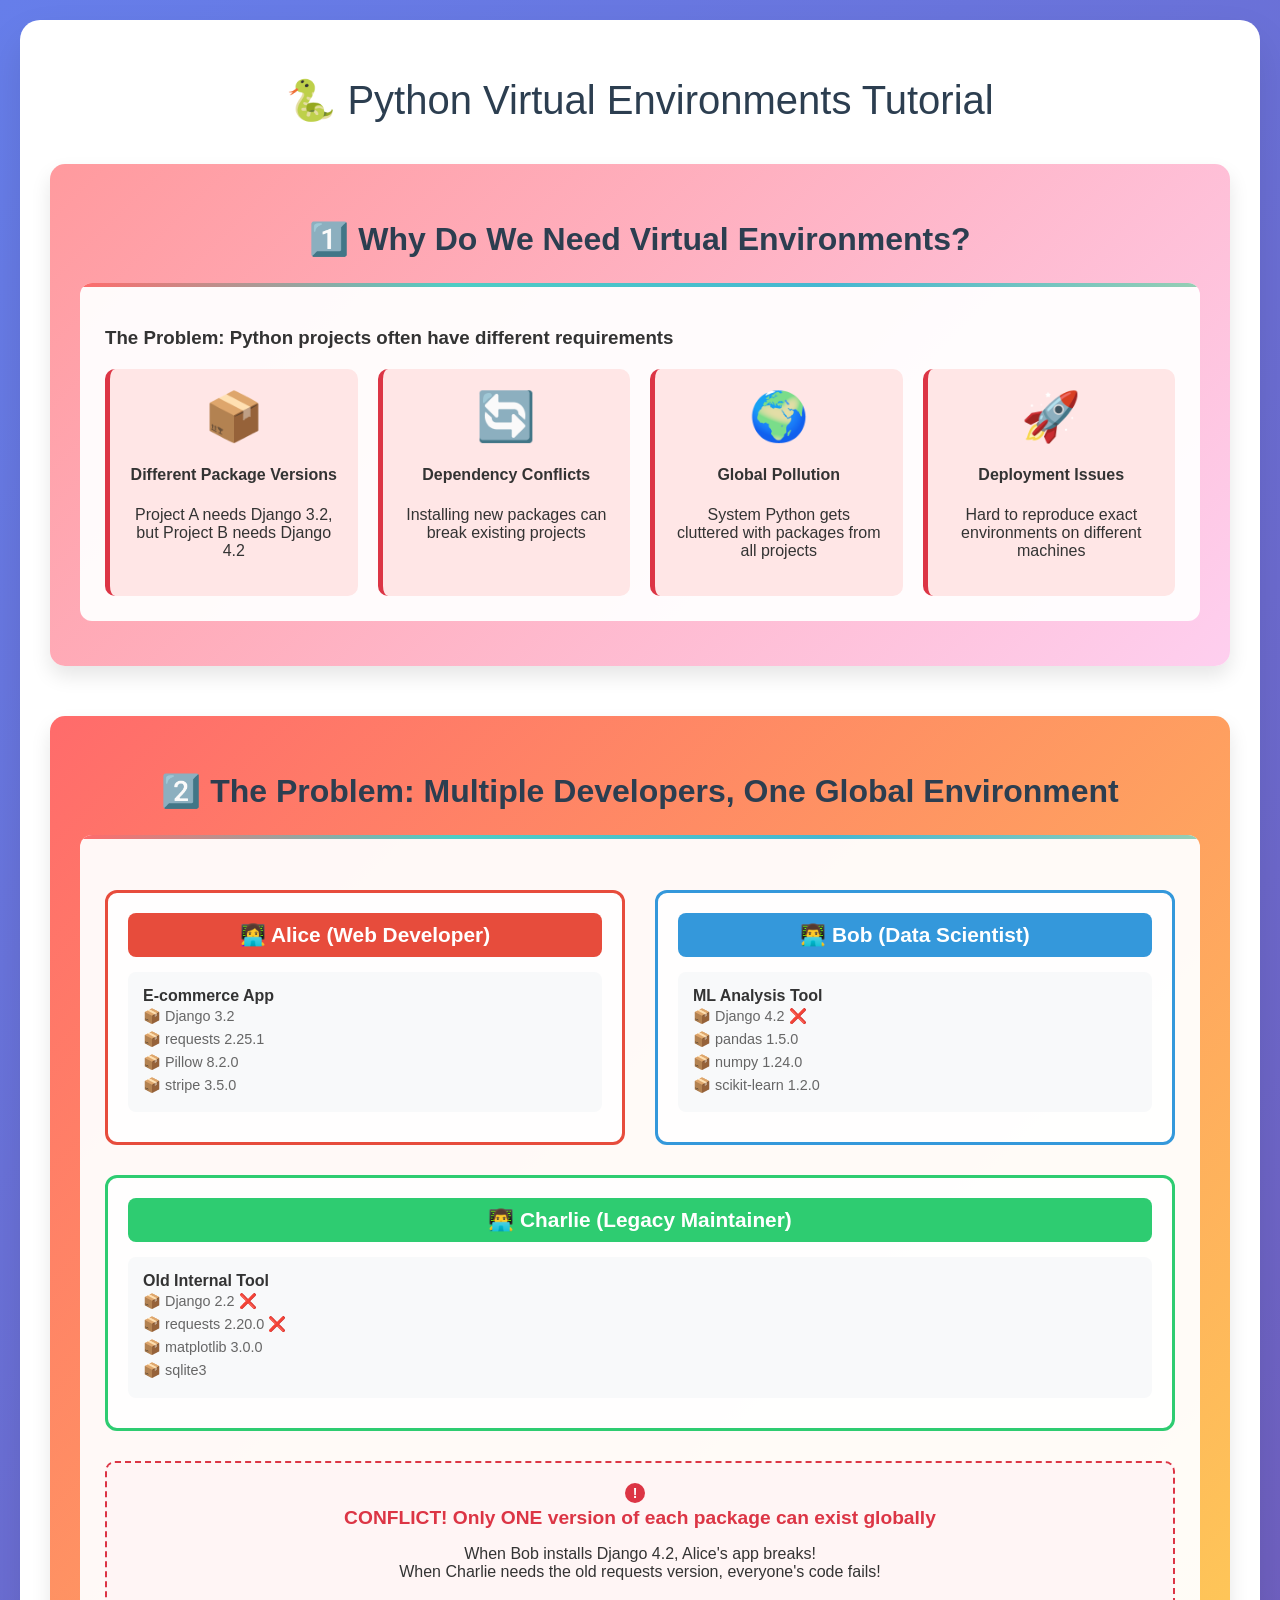
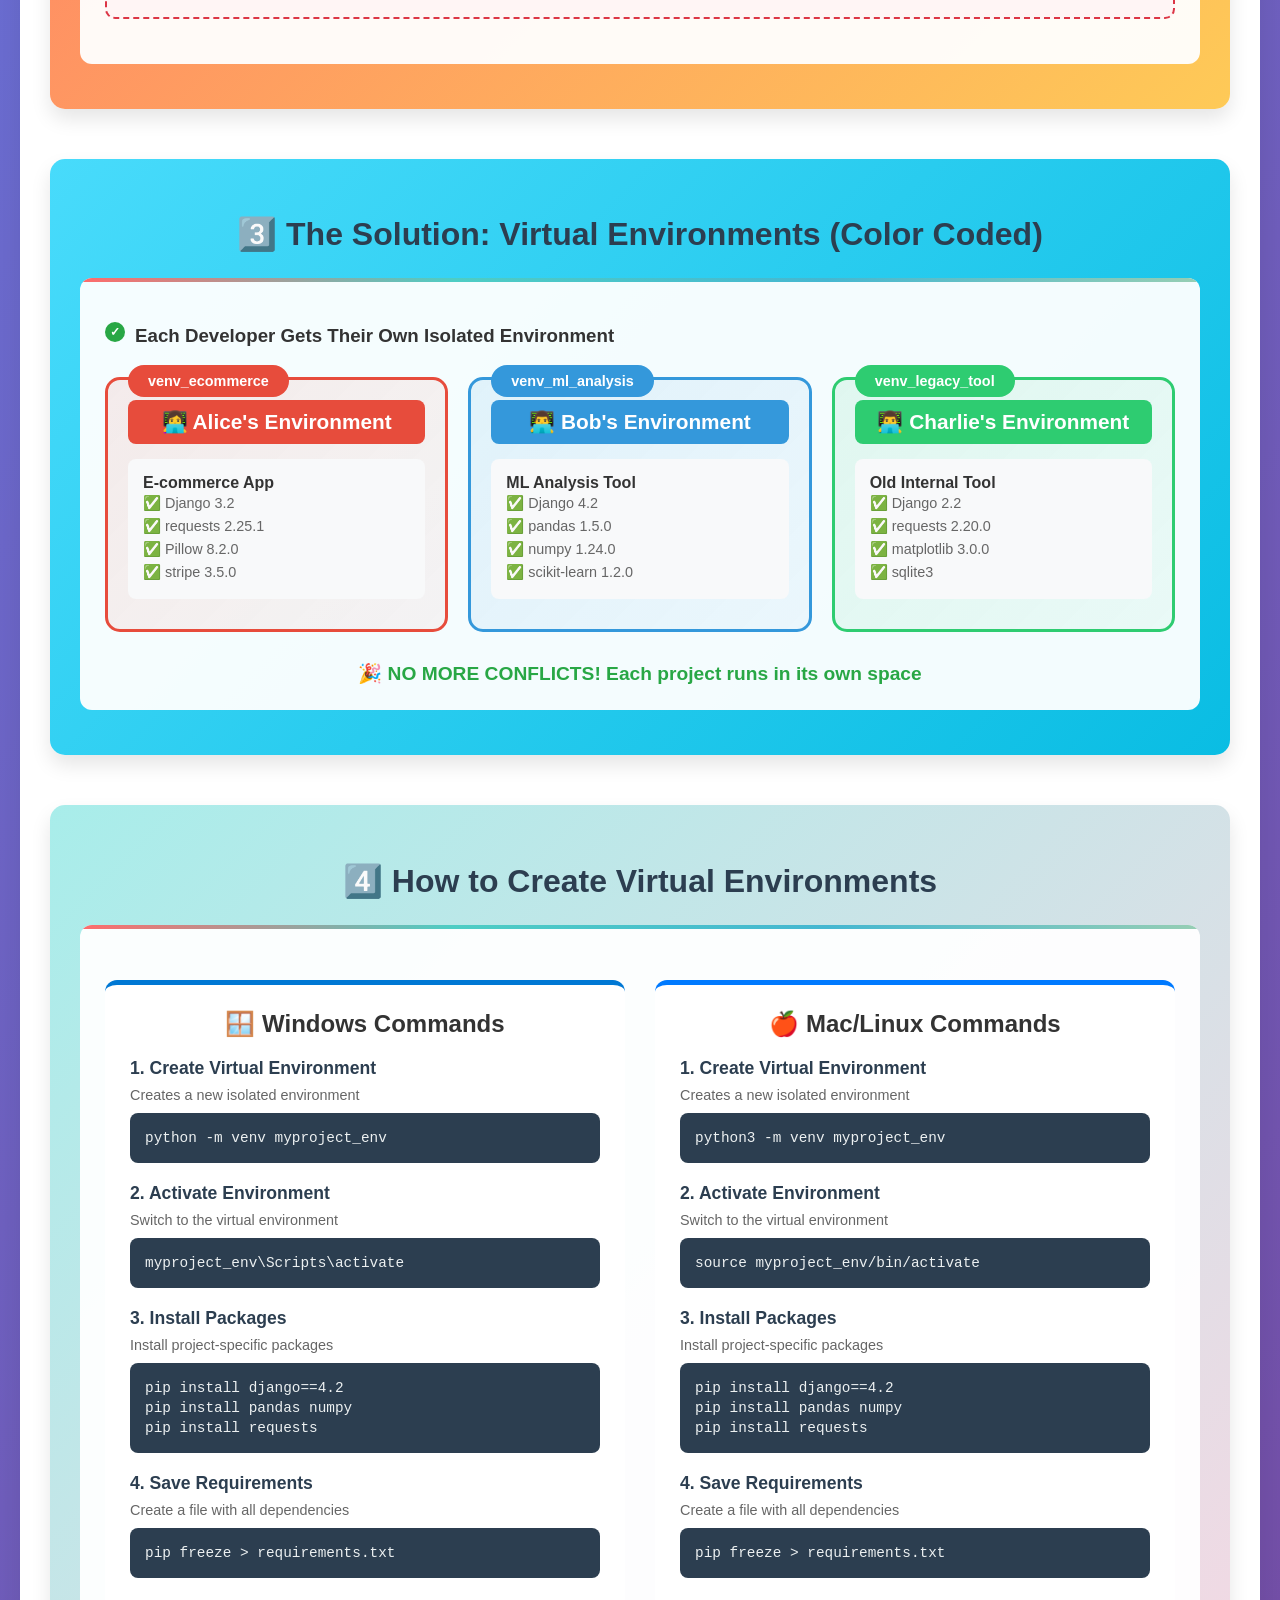
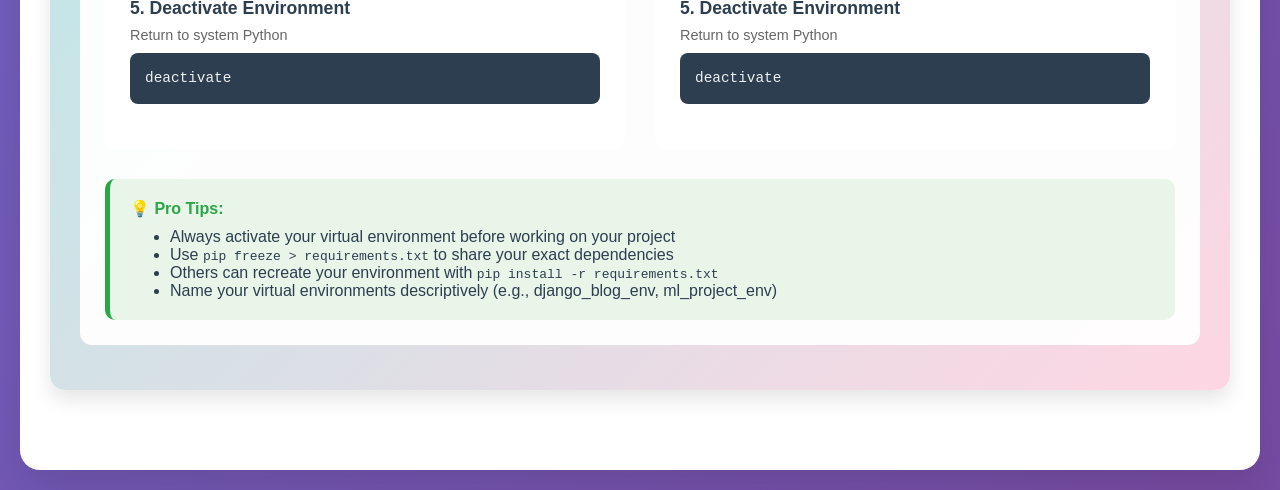
<file: BaseCamp3/venv.html>
<!DOCTYPE html>
<html lang="en">

<head>
  <meta charset="UTF-8">
  <meta name="viewport" content="width=device-width, initial-scale=1.0">
  <title>Python Virtual Environments</title>
  <style>
    body {
      font-family: 'Segoe UI', Tahoma, Geneva, Verdana, sans-serif;
      margin: 0;
      padding: 20px;
      background: linear-gradient(135deg, #667eea 0%, #764ba2 100%);
      min-height: 100vh;
      color: #333;
    }

    .container {
      max-width: 1200px;
      margin: 0 auto;
      background: white;
      border-radius: 20px;
      padding: 30px;
      box-shadow: 0 20px 40px rgba(0, 0, 0, 0.1);
    }

    .title {
      text-align: center;
      color: #2c3e50;
      margin-bottom: 40px;
      font-size: 2.5em;
      font-weight: 300;
    }

    .slide {
      margin-bottom: 50px;
      padding: 30px;
      border-radius: 15px;
      transition: transform 0.3s ease;
      box-shadow: 0 10px 20px rgba(0, 0, 0, 0.1);
    }

    .slide:hover {
      transform: translateY(-5px);
    }

    .slide-1 {
      background: linear-gradient(135deg, #ff9a9e, #fecfef);
    }

    .slide-2 {
      background: linear-gradient(135deg, #ff6b6b, #feca57);
    }

    .slide-3 {
      background: linear-gradient(135deg, #48dbfb, #0abde3);
    }

    .slide-4 {
      background: linear-gradient(135deg, #a8edea, #fed6e3);
    }

    .slide-title {
      font-size: 2em;
      margin-bottom: 25px;
      text-align: center;
      font-weight: bold;
      color: #2c3e50;
    }

    .content-box {
      background: rgba(255, 255, 255, 0.95);
      color: #333;
      padding: 25px;
      border-radius: 12px;
      margin: 15px 0;
      position: relative;
      overflow: hidden;
    }

    .content-box::before {
      content: '';
      position: absolute;
      top: 0;
      left: 0;
      right: 0;
      height: 4px;
      background: linear-gradient(90deg, #ff6b6b, #4ecdc4, #45b7d1, #96ceb4);
    }

    .problems-grid {
      display: grid;
      grid-template-columns: repeat(auto-fit, minmax(250px, 1fr));
      gap: 20px;
      margin-top: 20px;
    }

    .problem-card {
      background: #ffe6e6;
      padding: 20px;
      border-radius: 10px;
      border-left: 5px solid #dc3545;
      text-align: center;
    }

    .problem-icon {
      font-size: 3em;
      margin-bottom: 10px;
      display: block;
    }

    .developer-section {
      display: flex;
      gap: 30px;
      margin: 30px 0;
      flex-wrap: wrap;
    }

    .developer {
      flex: 1;
      min-width: 300px;
      background: rgba(255, 255, 255, 0.9);
      padding: 20px;
      border-radius: 12px;
      border: 3px solid;
      position: relative;
    }

    .dev-alice {
      border-color: #e74c3c;
    }

    .dev-bob {
      border-color: #3498db;
    }

    .dev-charlie {
      border-color: #2ecc71;
    }

    .developer-name {
      text-align: center;
      font-weight: bold;
      font-size: 1.3em;
      margin-bottom: 15px;
      padding: 10px;
      border-radius: 8px;
      color: white;
    }

    .alice-name {
      background: #e74c3c;
    }

    .bob-name {
      background: #3498db;
    }

    .charlie-name {
      background: #2ecc71;
    }

    .app-details {
      background: #f8f9fa;
      padding: 15px;
      border-radius: 8px;
      margin: 10px 0;
    }

    .dependencies {
      font-size: 0.9em;
      color: #666;
      line-height: 1.6;
    }

    .conflict-zone {
      background: #fff5f5;
      border: 2px dashed #dc3545;
      padding: 20px;
      border-radius: 10px;
      margin: 20px 0;
      text-align: center;
    }

    .conflict-text {
      color: #dc3545;
      font-weight: bold;
      font-size: 1.2em;
    }

    .venv-container {
      display: flex;
      gap: 20px;
      margin: 30px 0;
      flex-wrap: wrap;
    }

    .venv-box {
      flex: 1;
      min-width: 280px;
      border: 3px solid;
      border-radius: 15px;
      padding: 20px;
      background: rgba(255, 255, 255, 0.9);
      position: relative;
    }

    .venv-alice {
      border-color: #e74c3c;
      background: linear-gradient(135deg, rgba(231, 76, 60, 0.1), rgba(231, 76, 60, 0.05));
    }

    .venv-bob {
      border-color: #3498db;
      background: linear-gradient(135deg, rgba(52, 152, 219, 0.1), rgba(52, 152, 219, 0.05));
    }

    .venv-charlie {
      border-color: #2ecc71;
      background: linear-gradient(135deg, rgba(46, 204, 113, 0.1), rgba(46, 204, 113, 0.05));
    }

    .venv-label {
      position: absolute;
      top: -15px;
      left: 20px;
      padding: 8px 20px;
      border-radius: 20px;
      font-weight: bold;
      color: white;
      font-size: 0.9em;
    }

    .label-alice {
      background: #e74c3c;
    }

    .label-bob {
      background: #3498db;
    }

    .label-charlie {
      background: #2ecc71;
    }

    .command-section {
      display: grid;
      grid-template-columns: 1fr 1fr;
      gap: 30px;
      margin: 30px 0;
    }

    .os-section {
      background: rgba(255, 255, 255, 0.9);
      padding: 25px;
      border-radius: 12px;
      border-top: 5px solid;
    }

    .windows-section {
      border-top-color: #0078d4;
    }

    .mac-section {
      border-top-color: #007aff;
    }

    .os-title {
      text-align: center;
      font-size: 1.5em;
      font-weight: bold;
      margin-bottom: 20px;
      display: flex;
      align-items: center;
      justify-content: center;
      gap: 10px;
    }

    .command-box {
      background: #2c3e50;
      color: #ecf0f1;
      padding: 15px;
      border-radius: 8px;
      font-family: 'Courier New', monospace;
      margin: 10px 0;
      position: relative;
      overflow-x: auto;
      font-size: 0.9em;
      line-height: 1.4;
    }

    .command-step {
      margin: 20px 0;
    }

    .step-title {
      font-weight: bold;
      color: #2c3e50;
      margin-bottom: 8px;
      font-size: 1.1em;
    }

    .step-description {
      color: #666;
      font-size: 0.9em;
      margin-bottom: 8px;
    }

    .success-indicator {
      display: inline-block;
      width: 20px;
      height: 20px;
      background: #28a745;
      border-radius: 50%;
      margin-right: 10px;
      position: relative;
    }

    .success-indicator::after {
      content: '✓';
      position: absolute;
      top: 50%;
      left: 50%;
      transform: translate(-50%, -50%);
      color: white;
      font-weight: bold;
      font-size: 12px;
    }

    .problem-indicator {
      display: inline-block;
      width: 20px;
      height: 20px;
      background: #dc3545;
      border-radius: 50%;
      margin-right: 10px;
      position: relative;
    }

    .problem-indicator::after {
      content: '!';
      position: absolute;
      top: 50%;
      left: 50%;
      transform: translate(-50%, -50%);
      color: white;
      font-weight: bold;
      font-size: 14px;
    }

    @media (max-width: 768px) {
      .command-section {
        grid-template-columns: 1fr;
      }

      .developer-section {
        flex-direction: column;
      }

      .venv-container {
        flex-direction: column;
      }
    }
  </style>
</head>

<body>
  <div class="container">
    <h1 class="title">🐍 Python Virtual Environments Tutorial</h1>

    <!-- Slide 1: Why Do We Need Virtual Environments? -->
    <div class="slide slide-1">
      <h2 class="slide-title">1️⃣ Why Do We Need Virtual Environments?</h2>
      <div class="content-box">
        <h3>The Problem: Python projects often have different requirements</h3>
        <div class="problems-grid">
          <div class="problem-card">
            <span class="problem-icon">📦</span>
            <h4>Different Package Versions</h4>
            <p>Project A needs Django 3.2, but Project B needs Django 4.2</p>
          </div>
          <div class="problem-card">
            <span class="problem-icon">🔄</span>
            <h4>Dependency Conflicts</h4>
            <p>Installing new packages can break existing projects</p>
          </div>
          <div class="problem-card">
            <span class="problem-icon">🌍</span>
            <h4>Global Pollution</h4>
            <p>System Python gets cluttered with packages from all projects</p>
          </div>
          <div class="problem-card">
            <span class="problem-icon">🚀</span>
            <h4>Deployment Issues</h4>
            <p>Hard to reproduce exact environments on different machines</p>
          </div>
        </div>
      </div>
    </div>

    <!-- Slide 2: Multiple Projects, One Environment -->
    <div class="slide slide-2">
      <h2 class="slide-title">2️⃣ The Problem: Multiple Developers, One Global Environment</h2>
      <div class="content-box">
        <div class="developer-section">
          <div class="developer dev-alice">
            <div class="developer-name alice-name">👩‍💻 Alice (Web Developer)</div>
            <div class="app-details">
              <strong>E-commerce App</strong>
              <div class="dependencies">
                📦 Django 3.2<br>
                📦 requests 2.25.1<br>
                📦 Pillow 8.2.0<br>
                📦 stripe 3.5.0
              </div>
            </div>
          </div>

          <div class="developer dev-bob">
            <div class="developer-name bob-name">👨‍💻 Bob (Data Scientist)</div>
            <div class="app-details">
              <strong>ML Analysis Tool</strong>
              <div class="dependencies">
                📦 Django 4.2 ❌<br>
                📦 pandas 1.5.0<br>
                📦 numpy 1.24.0<br>
                📦 scikit-learn 1.2.0
              </div>
            </div>
          </div>

          <div class="developer dev-charlie">
            <div class="developer-name charlie-name">👨‍💻 Charlie (Legacy Maintainer)</div>
            <div class="app-details">
              <strong>Old Internal Tool</strong>
              <div class="dependencies">
                📦 Django 2.2 ❌<br>
                📦 requests 2.20.0 ❌<br>
                📦 matplotlib 3.0.0<br>
                📦 sqlite3
              </div>
            </div>
          </div>
        </div>

        <div class="conflict-zone">
          <span class="problem-indicator"></span>
          <div class="conflict-text">CONFLICT! Only ONE version of each package can exist globally</div>
          <p>When Bob installs Django 4.2, Alice's app breaks!<br>
            When Charlie needs the old requests version, everyone's code fails!</p>
        </div>
      </div>
    </div>

    <!-- Slide 3: Solution - Virtual Environments -->
    <div class="slide slide-3">
      <h2 class="slide-title">3️⃣ The Solution: Virtual Environments (Color Coded)</h2>
      <div class="content-box">
        <h3><span class="success-indicator"></span>Each Developer Gets Their Own Isolated Environment</h3>

        <div class="venv-container">
          <div class="venv-box venv-alice">
            <div class="venv-label label-alice">venv_ecommerce</div>
            <div class="developer-name alice-name">👩‍💻 Alice's Environment</div>
            <div class="app-details">
              <strong>E-commerce App</strong>
              <div class="dependencies">
                ✅ Django 3.2<br>
                ✅ requests 2.25.1<br>
                ✅ Pillow 8.2.0<br>
                ✅ stripe 3.5.0
              </div>
            </div>
          </div>

          <div class="venv-box venv-bob">
            <div class="venv-label label-bob">venv_ml_analysis</div>
            <div class="developer-name bob-name">👨‍💻 Bob's Environment</div>
            <div class="app-details">
              <strong>ML Analysis Tool</strong>
              <div class="dependencies">
                ✅ Django 4.2<br>
                ✅ pandas 1.5.0<br>
                ✅ numpy 1.24.0<br>
                ✅ scikit-learn 1.2.0
              </div>
            </div>
          </div>

          <div class="venv-box venv-charlie">
            <div class="venv-label label-charlie">venv_legacy_tool</div>
            <div class="developer-name charlie-name">👨‍💻 Charlie's Environment</div>
            <div class="app-details">
              <strong>Old Internal Tool</strong>
              <div class="dependencies">
                ✅ Django 2.2<br>
                ✅ requests 2.20.0<br>
                ✅ matplotlib 3.0.0<br>
                ✅ sqlite3
              </div>
            </div>
          </div>
        </div>

        <div style="text-align: center; margin-top: 25px; font-size: 1.2em; font-weight: bold; color: #28a745;">
          🎉 NO MORE CONFLICTS! Each project runs in its own space
        </div>
      </div>
    </div>

    <!-- Slide 4: Commands for Windows and Mac -->
    <div class="slide slide-4">
      <h2 class="slide-title">4️⃣ How to Create Virtual Environments</h2>
      <div class="content-box">
        <div class="command-section">
          <!-- Windows Commands -->
          <div class="os-section windows-section">
            <div class="os-title">
              🪟 Windows Commands
            </div>

            <div class="command-step">
              <div class="step-title">1. Create Virtual Environment</div>
              <div class="step-description">Creates a new isolated environment</div>
              <div class="command-box">python -m venv myproject_env</div>
            </div>

            <div class="command-step">
              <div class="step-title">2. Activate Environment</div>
              <div class="step-description">Switch to the virtual environment</div>
              <div class="command-box">myproject_env\Scripts\activate</div>
            </div>

            <div class="command-step">
              <div class="step-title">3. Install Packages</div>
              <div class="step-description">Install project-specific packages</div>
              <div class="command-box">pip install django==4.2<br>pip install pandas numpy<br>pip install requests</div>
            </div>

            <div class="command-step">
              <div class="step-title">4. Save Requirements</div>
              <div class="step-description">Create a file with all dependencies</div>
              <div class="command-box">pip freeze > requirements.txt</div>
            </div>

            <div class="command-step">
              <div class="step-title">5. Deactivate Environment</div>
              <div class="step-description">Return to system Python</div>
              <div class="command-box">deactivate</div>
            </div>
          </div>

          <!-- Mac/Linux Commands -->
          <div class="os-section mac-section">
            <div class="os-title">
              🍎 Mac/Linux Commands
            </div>

            <div class="command-step">
              <div class="step-title">1. Create Virtual Environment</div>
              <div class="step-description">Creates a new isolated environment</div>
              <div class="command-box">python3 -m venv myproject_env</div>
            </div>

            <div class="command-step">
              <div class="step-title">2. Activate Environment</div>
              <div class="step-description">Switch to the virtual environment</div>
              <div class="command-box">source myproject_env/bin/activate</div>
            </div>

            <div class="command-step">
              <div class="step-title">3. Install Packages</div>
              <div class="step-description">Install project-specific packages</div>
              <div class="command-box">pip install django==4.2<br>pip install pandas numpy<br>pip install requests</div>
            </div>

            <div class="command-step">
              <div class="step-title">4. Save Requirements</div>
              <div class="step-description">Create a file with all dependencies</div>
              <div class="command-box">pip freeze > requirements.txt</div>
            </div>

            <div class="command-step">
              <div class="step-title">5. Deactivate Environment</div>
              <div class="step-description">Return to system Python</div>
              <div class="command-box">deactivate</div>
            </div>
          </div>
        </div>

        <div
          style="background: #e8f5e8; padding: 20px; border-radius: 10px; margin-top: 20px; border-left: 5px solid #28a745;">
          <h4 style="color: #28a745; margin: 0 0 10px 0;">💡 Pro Tips:</h4>
          <ul style="margin: 0; color: #2c3e50;">
            <li>Always activate your virtual environment before working on your project</li>
            <li>Use <code>pip freeze > requirements.txt</code> to share your exact dependencies</li>
            <li>Others can recreate your environment with <code>pip install -r requirements.txt</code></li>
            <li>Name your virtual environments descriptively (e.g., django_blog_env, ml_project_env)</li>
          </ul>
        </div>
      </div>
    </div>
  </div>
</body>

</html>
</file>
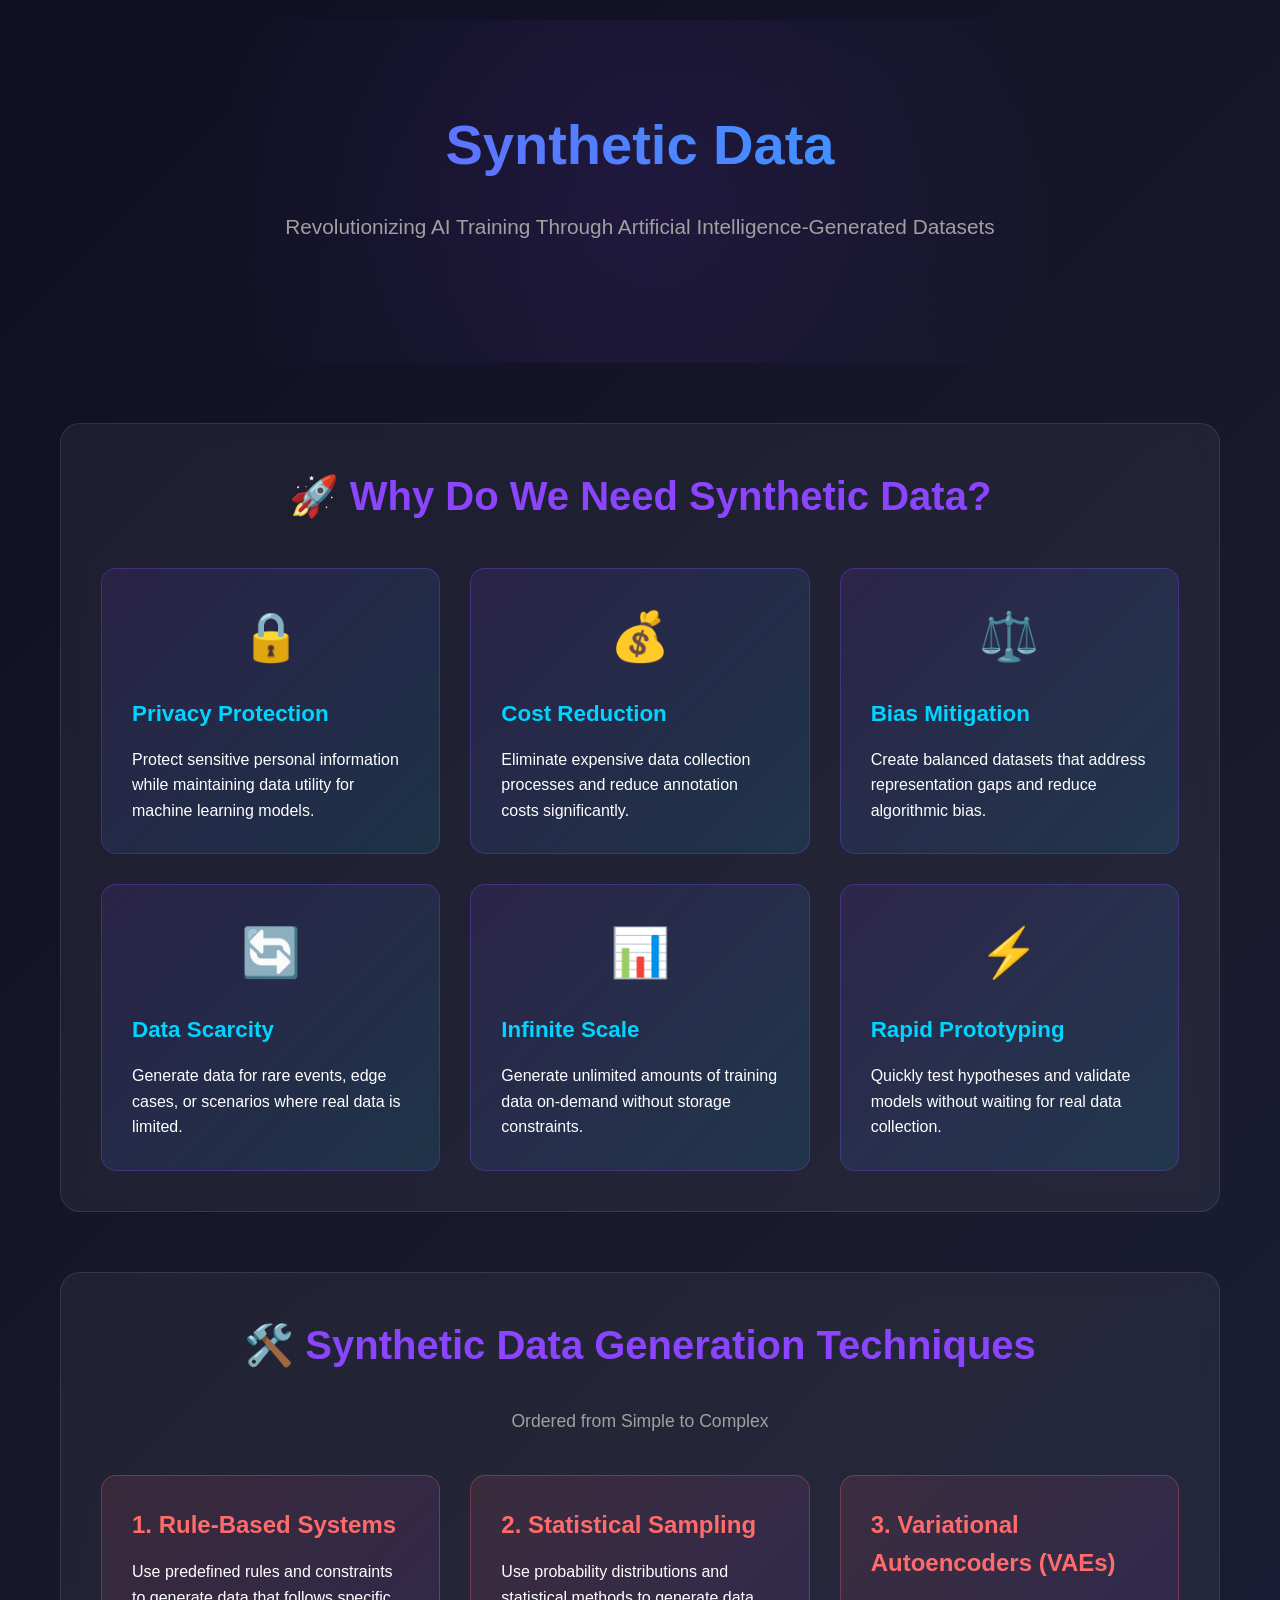
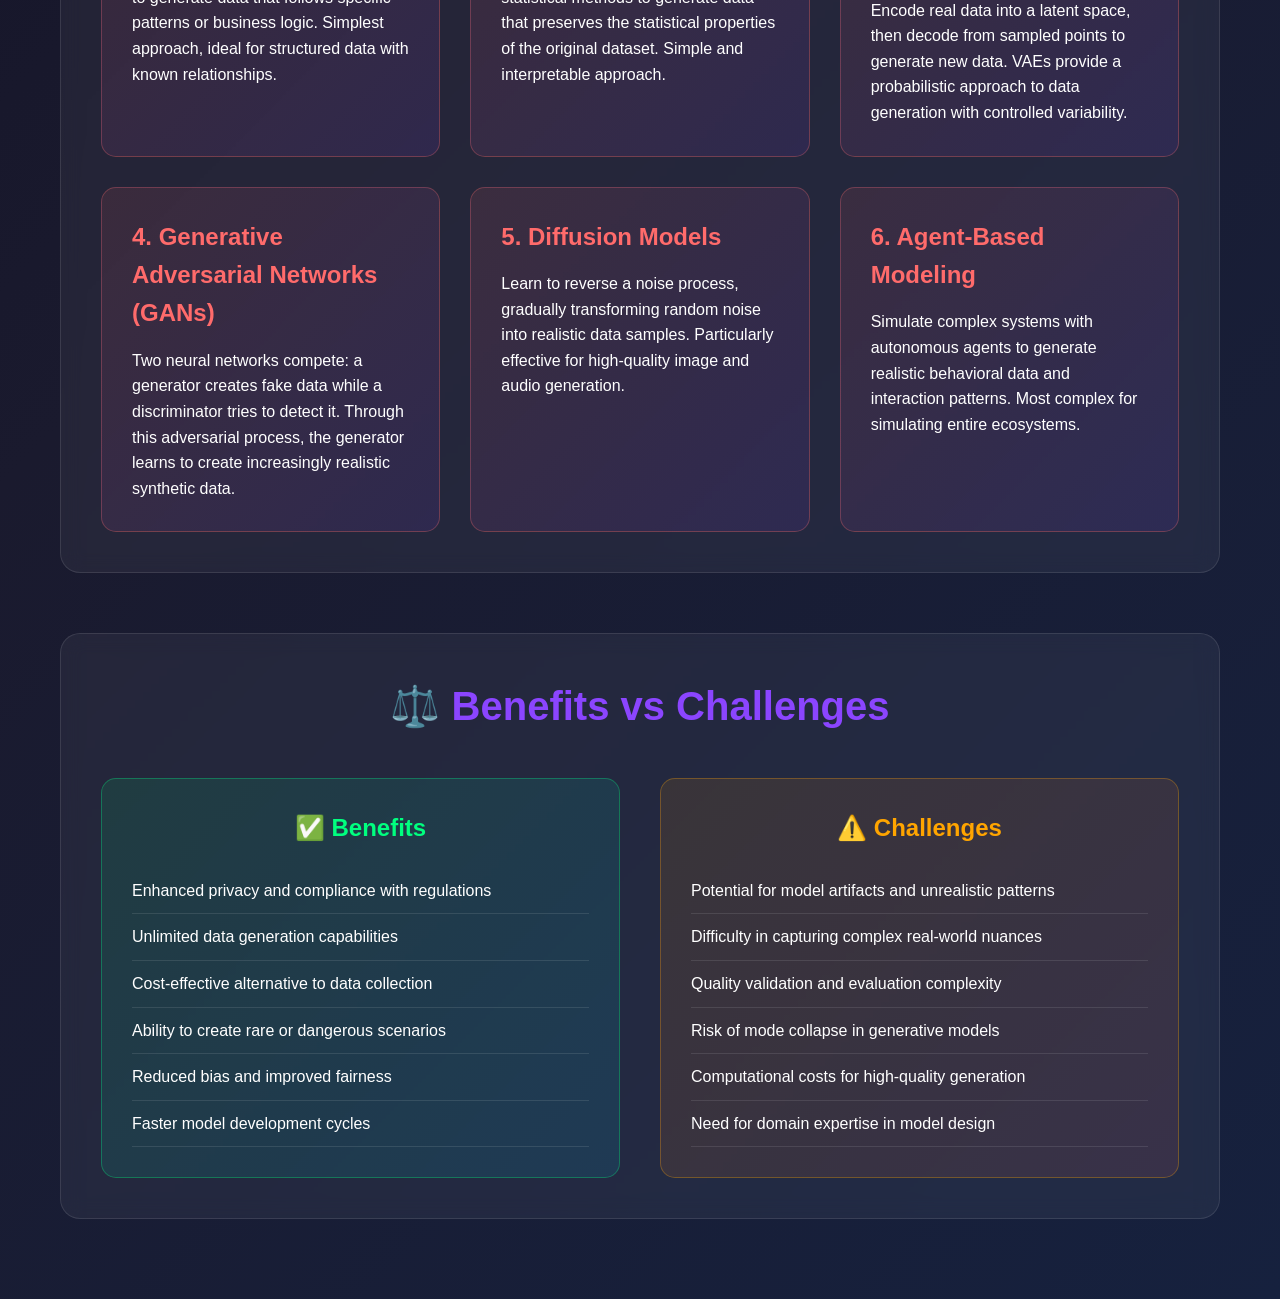
<file: Week15/1_synthetic_data_guide.html>
<!DOCTYPE html>
<html lang="en">
<head>
    <meta charset="UTF-8">
    <meta name="viewport" content="width=device-width, initial-scale=1.0">
    <title>Synthetic Data: The Future of AI Training</title>
    <style>
        * {
            margin: 0;
            padding: 0;
            box-sizing: border-box;
        }

        body {
            font-family: 'Segoe UI', Tahoma, Geneva, Verdana, sans-serif;
            background: linear-gradient(135deg, #0f0f23 0%, #1a1a2e 50%, #16213e 100%);
            color: #ffffff;
            line-height: 1.6;
            overflow-x: hidden;
        }

        .container {
            max-width: 1200px;
            margin: 0 auto;
            padding: 20px;
        }

        .hero {
            text-align: center;
            padding: 80px 0;
            background: radial-gradient(circle at center, rgba(139, 69, 255, 0.1) 0%, transparent 70%);
        }

        .hero h1 {
            font-size: 3.5em;
            background: linear-gradient(45deg, #8b45ff, #00d4ff, #ff6b6b);
            background-size: 300% 300%;
            -webkit-background-clip: text;
            -webkit-text-fill-color: transparent;
            background-clip: text;
            animation: gradientShift 4s ease-in-out infinite;
            margin-bottom: 20px;
        }

        @keyframes gradientShift {
            0%, 100% { background-position: 0% 50%; }
            50% { background-position: 100% 50%; }
        }

        .subtitle {
            font-size: 1.3em;
            color: #a0a0a0;
            margin-bottom: 40px;
        }

        .section {
            margin: 60px 0;
            padding: 40px;
            background: rgba(255, 255, 255, 0.05);
            backdrop-filter: blur(10px);
            border-radius: 20px;
            border: 1px solid rgba(255, 255, 255, 0.1);
            transition: transform 0.3s ease, box-shadow 0.3s ease;
        }

        .section:hover {
            transform: translateY(-5px);
            box-shadow: 0 20px 40px rgba(139, 69, 255, 0.2);
        }

        .section h2 {
            font-size: 2.5em;
            margin-bottom: 30px;
            color: #8b45ff;
            text-align: center;
        }

        .needs-grid {
            display: grid;
            grid-template-columns: repeat(auto-fit, minmax(250px, 1fr));
            gap: 30px;
            margin-top: 40px;
        }

        .need-card {
            background: linear-gradient(135deg, rgba(139, 69, 255, 0.1) 0%, rgba(0, 212, 255, 0.1) 100%);
            padding: 30px;
            border-radius: 15px;
            border: 1px solid rgba(139, 69, 255, 0.3);
            transition: all 0.3s ease;
            cursor: pointer;
        }

        .need-card:hover {
            transform: scale(1.05);
            border-color: #8b45ff;
            box-shadow: 0 10px 30px rgba(139, 69, 255, 0.3);
        }

        .need-icon {
            font-size: 3em;
            margin-bottom: 20px;
            text-align: center;
            animation: pulse 2s infinite;
        }

        @keyframes pulse {
            0%, 100% { opacity: 1; }
            50% { opacity: 0.7; }
        }

        .need-title {
            font-size: 1.4em;
            font-weight: bold;
            margin-bottom: 15px;
            color: #00d4ff;
        }

        .techniques-container {
            display: grid;
            grid-template-columns: repeat(auto-fit, minmax(300px, 1fr));
            gap: 30px;
            margin-top: 40px;
        }

        .technique-card {
            background: linear-gradient(135deg, rgba(255, 107, 107, 0.1) 0%, rgba(139, 69, 255, 0.1) 100%);
            padding: 30px;
            border-radius: 15px;
            border: 1px solid rgba(255, 107, 107, 0.3);
            transition: all 0.3s ease;
            position: relative;
            overflow: hidden;
        }

        .technique-card::before {
            content: '';
            position: absolute;
            top: 0;
            left: -100%;
            width: 100%;
            height: 100%;
            background: linear-gradient(90deg, transparent, rgba(255, 255, 255, 0.1), transparent);
            transition: left 0.5s ease;
        }

        .technique-card:hover::before {
            left: 100%;
        }

        .technique-card:hover {
            transform: translateY(-10px);
            border-color: #ff6b6b;
            box-shadow: 0 15px 35px rgba(255, 107, 107, 0.3);
        }

        .technique-title {
            font-size: 1.5em;
            font-weight: bold;
            margin-bottom: 15px;
            color: #ff6b6b;
        }

        .process-flow {
            display: flex;
            justify-content: space-between;
            align-items: center;
            margin: 40px 0;
            flex-wrap: wrap;
            gap: 20px;
        }

        .process-step {
            flex: 1;
            min-width: 200px;
            text-align: center;
            padding: 20px;
            background: rgba(255, 255, 255, 0.05);
            border-radius: 15px;
            border: 2px solid transparent;
            transition: all 0.3s ease;
            position: relative;
        }

        .process-step:hover {
            border-color: #00d4ff;
            transform: scale(1.05);
        }

        .process-step::after {
            content: '→';
            position: absolute;
            right: -25px;
            top: 50%;
            transform: translateY(-50%);
            font-size: 2em;
            color: #8b45ff;
            animation: slideRight 2s infinite;
        }

        .process-step:last-child::after {
            display: none;
        }

        @keyframes slideRight {
            0%, 100% { transform: translateY(-50%) translateX(0); }
            50% { transform: translateY(-50%) translateX(10px); }
        }

        .step-number {
            display: inline-block;
            width: 40px;
            height: 40px;
            background: linear-gradient(45deg, #8b45ff, #00d4ff);
            border-radius: 50%;
            line-height: 40px;
            margin-bottom: 15px;
            font-weight: bold;
        }

        .benefits-challenges {
            display: grid;
            grid-template-columns: 1fr 1fr;
            gap: 40px;
            margin-top: 40px;
        }

        .benefits, .challenges {
            padding: 30px;
            border-radius: 15px;
            border: 1px solid rgba(255, 255, 255, 0.1);
        }

        .benefits {
            background: linear-gradient(135deg, rgba(0, 255, 127, 0.1) 0%, rgba(0, 212, 255, 0.1) 100%);
            border-color: rgba(0, 255, 127, 0.3);
        }

        .challenges {
            background: linear-gradient(135deg, rgba(255, 165, 0, 0.1) 0%, rgba(255, 107, 107, 0.1) 100%);
            border-color: rgba(255, 165, 0, 0.3);
        }

        .benefits h3, .challenges h3 {
            font-size: 1.5em;
            margin-bottom: 20px;
            text-align: center;
        }

        .benefits h3 { color: #00ff7f; }
        .challenges h3 { color: #ffa500; }

        .list-item {
            padding: 10px 0;
            border-bottom: 1px solid rgba(255, 255, 255, 0.1);
            transition: all 0.3s ease;
        }

        .list-item:hover {
            padding-left: 20px;
            color: #8b45ff;
        }

        .interactive-demo {
            text-align: center;
            padding: 40px;
            background: linear-gradient(135deg, rgba(139, 69, 255, 0.2) 0%, rgba(0, 212, 255, 0.2) 100%);
            border-radius: 20px;
            margin-top: 40px;
        }

        .demo-button {
            background: linear-gradient(45deg, #8b45ff, #00d4ff);
            border: none;
            padding: 15px 40px;
            border-radius: 50px;
            color: white;
            font-size: 1.2em;
            font-weight: bold;
            cursor: pointer;
            transition: all 0.3s ease;
            margin: 10px;
        }

        .demo-button:hover {
            transform: translateY(-3px);
            box-shadow: 0 10px 25px rgba(139, 69, 255, 0.4);
        }

        .data-visual {
            display: flex;
            justify-content: space-around;
            margin: 30px 0;
            flex-wrap: wrap;
        }

        .data-point {
            width: 20px;
            height: 20px;
            border-radius: 50%;
            margin: 5px;
            animation: dataFloat 3s infinite ease-in-out;
        }

        .real-data { background: #ff6b6b; }
        .synthetic-data { background: #00d4ff; }

        @keyframes dataFloat {
            0%, 100% { transform: translateY(0); }
            50% { transform: translateY(-10px); }
        }

        @media (max-width: 768px) {
            .hero h1 { font-size: 2.5em; }
            .benefits-challenges { grid-template-columns: 1fr; }
            .process-flow { flex-direction: column; }
            .process-step::after { display: none; }
        }
    </style>
</head>
<body>
    <div class="container">
        <div class="hero">
            <h1>Synthetic Data</h1>
            <p class="subtitle">Revolutionizing AI Training Through Artificial Intelligence-Generated Datasets</p>
        </div>

        <div class="section">
            <h2>🚀 Why Do We Need Synthetic Data?</h2>
            <div class="needs-grid">
                <div class="need-card">
                    <div class="need-icon">🔒</div>
                    <div class="need-title">Privacy Protection</div>
                    <p>Protect sensitive personal information while maintaining data utility for machine learning models.</p>
                </div>
                <div class="need-card">
                    <div class="need-icon">💰</div>
                    <div class="need-title">Cost Reduction</div>
                    <p>Eliminate expensive data collection processes and reduce annotation costs significantly.</p>
                </div>
                <div class="need-card">
                    <div class="need-icon">⚖️</div>
                    <div class="need-title">Bias Mitigation</div>
                    <p>Create balanced datasets that address representation gaps and reduce algorithmic bias.</p>
                </div>
                <div class="need-card">
                    <div class="need-icon">🔄</div>
                    <div class="need-title">Data Scarcity</div>
                    <p>Generate data for rare events, edge cases, or scenarios where real data is limited.</p>
                </div>
                <div class="need-card">
                    <div class="need-icon">📊</div>
                    <div class="need-title">Infinite Scale</div>
                    <p>Generate unlimited amounts of training data on-demand without storage constraints.</p>
                </div>
                <div class="need-card">
                    <div class="need-icon">⚡</div>
                    <div class="need-title">Rapid Prototyping</div>
                    <p>Quickly test hypotheses and validate models without waiting for real data collection.</p>
                </div>
            </div>
        </div>

        <div class="section">
            <h2>🛠️ Synthetic Data Generation Techniques</h2>
            <p style="text-align: center; margin-bottom: 30px; color: #a0a0a0; font-size: 1.1em;">Ordered from Simple to Complex</p>
            <div class="techniques-container">
                <div class="technique-card">
                    <div class="technique-title">1. Rule-Based Systems</div>
                    <p>Use predefined rules and constraints to generate data that follows specific patterns or business logic. Simplest approach, ideal for structured data with known relationships.</p>
                </div>
                <div class="technique-card">
                    <div class="technique-title">2. Statistical Sampling</div>
                    <p>Use probability distributions and statistical methods to generate data that preserves the statistical properties of the original dataset. Simple and interpretable approach.</p>
                </div>
                <div class="technique-card">
                    <div class="technique-title">3. Variational Autoencoders (VAEs)</div>
                    <p>Encode real data into a latent space, then decode from sampled points to generate new data. VAEs provide a probabilistic approach to data generation with controlled variability.</p>
                </div>
                <div class="technique-card">
                    <div class="technique-title">4. Generative Adversarial Networks (GANs)</div>
                    <p>Two neural networks compete: a generator creates fake data while a discriminator tries to detect it. Through this adversarial process, the generator learns to create increasingly realistic synthetic data.</p>
                </div>
                <div class="technique-card">
                    <div class="technique-title">5. Diffusion Models</div>
                    <p>Learn to reverse a noise process, gradually transforming random noise into realistic data samples. Particularly effective for high-quality image and audio generation.</p>
                </div>
                <div class="technique-card">
                    <div class="technique-title">6. Agent-Based Modeling</div>
                    <p>Simulate complex systems with autonomous agents to generate realistic behavioral data and interaction patterns. Most complex for simulating entire ecosystems.</p>
                </div>
            </div>
        </div>



        <div class="section">
            <h2>⚖️ Benefits vs Challenges</h2>
            <div class="benefits-challenges">
                <div class="benefits">
                    <h3>✅ Benefits</h3>
                    <div class="list-item">Enhanced privacy and compliance with regulations</div>
                    <div class="list-item">Unlimited data generation capabilities</div>
                    <div class="list-item">Cost-effective alternative to data collection</div>
                    <div class="list-item">Ability to create rare or dangerous scenarios</div>
                    <div class="list-item">Reduced bias and improved fairness</div>
                    <div class="list-item">Faster model development cycles</div>
                </div>
                <div class="challenges">
                    <h3>⚠️ Challenges</h3>
                    <div class="list-item">Potential for model artifacts and unrealistic patterns</div>
                    <div class="list-item">Difficulty in capturing complex real-world nuances</div>
                    <div class="list-item">Quality validation and evaluation complexity</div>
                    <div class="list-item">Risk of mode collapse in generative models</div>
                    <div class="list-item">Computational costs for high-quality generation</div>
                    <div class="list-item">Need for domain expertise in model design</div>
                </div>
            </div>
        </div>

    </div>

    <script>
        // Add some interactive hover effects
        document.querySelectorAll('.need-card, .technique-card').forEach(card => {
            card.addEventListener('mouseenter', function() {
                this.style.transform = 'translateY(-10px) scale(1.02)';
            });
            
            card.addEventListener('mouseleave', function() {
                this.style.transform = 'translateY(0) scale(1)';
            });
        });
    </script>
    </script>
</body>
</html>
</file>
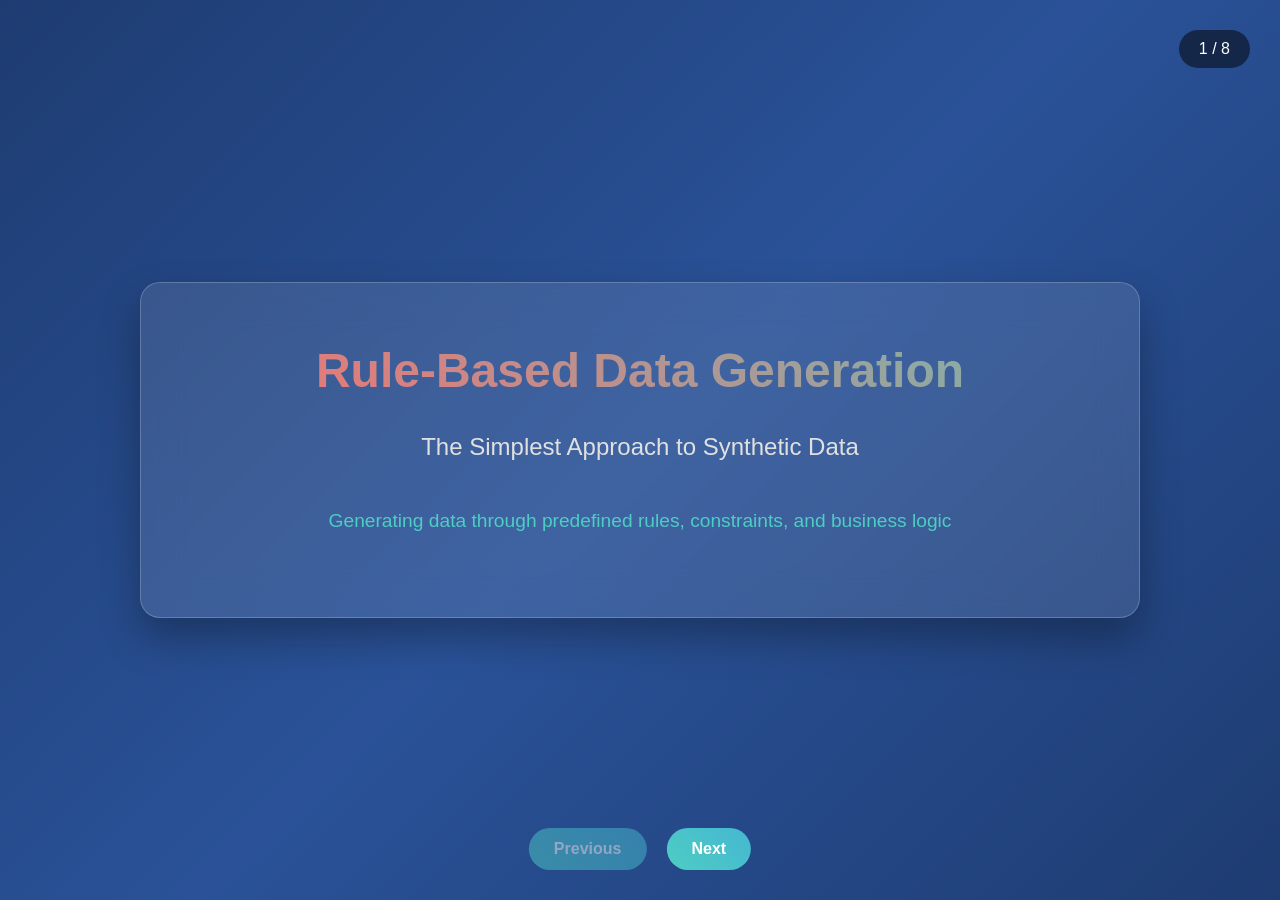
<file: Week15/2_rule_based_slides.html>
<!DOCTYPE html>
<html lang="en">
<head>
    <meta charset="UTF-8">
    <meta name="viewport" content="width=device-width, initial-scale=1.0">
    <title>Rule-Based Data Generation</title>
    <style>
        * {
            margin: 0;
            padding: 0;
            box-sizing: border-box;
        }

        body {
            font-family: 'Segoe UI', Tahoma, Geneva, Verdana, sans-serif;
            background: linear-gradient(135deg, #1e3c72 0%, #2a5298 50%, #1e3c72 100%);
            color: #ffffff;
            overflow: hidden;
            height: 100vh;
        }

        .presentation-container {
            position: relative;
            width: 100%;
            height: 100vh;
            display: flex;
            align-items: center;
            justify-content: center;
        }

        .slide {
            display: none;
            width: 90%;
            max-width: 1000px;
            padding: 60px;
            text-align: center;
            background: rgba(255, 255, 255, 0.1);
            backdrop-filter: blur(20px);
            border-radius: 20px;
            border: 1px solid rgba(255, 255, 255, 0.2);
            box-shadow: 0 20px 40px rgba(0, 0, 0, 0.3);
            animation: slideIn 0.6s ease-out;
        }

        .slide.active {
            display: block;
        }

        @keyframes slideIn {
            from {
                opacity: 0;
                transform: translateY(30px);
            }
            to {
                opacity: 1;
                transform: translateY(0);
            }
        }

        .slide h1 {
            font-size: 3em;
            margin-bottom: 30px;
            background: linear-gradient(45deg, #ff6b6b, #4ecdc4, #45b7d1);
            background-size: 300% 300%;
            -webkit-background-clip: text;
            -webkit-text-fill-color: transparent;
            background-clip: text;
            animation: gradientShift 3s ease-in-out infinite;
        }

        .slide h2 {
            font-size: 2.5em;
            margin-bottom: 40px;
            color: #4ecdc4;
        }

        .slide h3 {
            font-size: 1.8em;
            margin-bottom: 25px;
            color: #ff6b6b;
        }

        @keyframes gradientShift {
            0%, 100% { background-position: 0% 50%; }
            50% { background-position: 100% 50%; }
        }

        .slide p {
            font-size: 1.3em;
            line-height: 1.6;
            margin-bottom: 20px;
            color: #e0e0e0;
        }

        .rule-types {
            display: grid;
            grid-template-columns: repeat(auto-fit, minmax(280px, 1fr));
            gap: 25px;
            margin: 30px 0;
        }

        .rule-card {
            background: linear-gradient(135deg, rgba(255, 107, 107, 0.2) 0%, rgba(78, 205, 196, 0.2) 100%);
            padding: 25px;
            border-radius: 15px;
            border: 1px solid rgba(255, 255, 255, 0.3);
            transition: all 0.3s ease;
        }

        .rule-card:hover {
            transform: translateY(-10px);
            box-shadow: 0 15px 30px rgba(255, 107, 107, 0.3);
        }

        .rule-card h4 {
            font-size: 1.4em;
            color: #4ecdc4;
            margin-bottom: 15px;
        }

        .example-box {
            background: rgba(0, 0, 0, 0.3);
            padding: 25px;
            border-radius: 10px;
            margin: 25px 0;
            border-left: 4px solid #4ecdc4;
            text-align: left;
        }

        .code-block {
            background: #0d1117;
            color: #c9d1d9;
            padding: 25px;
            border-radius: 10px;
            font-family: 'JetBrains Mono', 'Fira Code', 'Courier New', monospace;
            font-size: 1em;
            line-height: 1.5;
            margin: 20px 0;
            text-align: left;
            overflow-x: auto;
            border: 1px solid #30363d;
            box-shadow: 0 8px 16px rgba(0, 0, 0, 0.4);
            white-space: pre;
        }

        /* Python syntax highlighting */
        .keyword { color: #ff7b72; font-weight: bold; }
        .function { color: #d2a8ff; }
        .string { color: #a5d6ff; }
        .number { color: #79c0ff; }
        .comment { color: #8b949e; font-style: italic; }
        .operator { color: #ff7b72; }
        .builtin { color: #ffa657; }
        .variable { color: #f0f6fc; }

        .pros-cons {
            display: grid;
            grid-template-columns: 1fr 1fr;
            gap: 30px;
            margin: 30px 0;
        }

        .pros, .cons {
            padding: 25px;
            border-radius: 15px;
            border: 1px solid rgba(255, 255, 255, 0.2);
        }

        .pros {
            background: linear-gradient(135deg, rgba(78, 205, 196, 0.2) 0%, rgba(69, 183, 209, 0.2) 100%);
            border-color: rgba(78, 205, 196, 0.5);
        }

        .cons {
            background: linear-gradient(135deg, rgba(255, 107, 107, 0.2) 0%, rgba(255, 165, 0, 0.2) 100%);
            border-color: rgba(255, 107, 107, 0.5);
        }

        .list-item {
            padding: 8px 0;
            border-bottom: 1px solid rgba(255, 255, 255, 0.1);
            font-size: 1.1em;
        }

        .navigation {
            position: absolute;
            bottom: 30px;
            left: 50%;
            transform: translateX(-50%);
            display: flex;
            gap: 20px;
        }

        .nav-btn {
            background: linear-gradient(45deg, #4ecdc4, #45b7d1);
            border: none;
            padding: 12px 25px;
            border-radius: 25px;
            color: white;
            font-size: 1em;
            font-weight: bold;
            cursor: pointer;
            transition: all 0.3s ease;
        }

        .nav-btn:hover {
            transform: translateY(-3px);
            box-shadow: 0 10px 20px rgba(78, 205, 196, 0.4);
        }

        .nav-btn:disabled {
            opacity: 0.5;
            cursor: not-allowed;
            transform: none;
            box-shadow: none;
        }

        .slide-counter {
            position: absolute;
            top: 30px;
            right: 30px;
            background: rgba(0, 0, 0, 0.5);
            padding: 10px 20px;
            border-radius: 20px;
            font-size: 1em;
        }

        .workflow {
            display: flex;
            justify-content: space-between;
            align-items: center;
            margin: 30px 0;
            flex-wrap: wrap;
            gap: 15px;
        }

        .workflow-step {
            flex: 1;
            min-width: 150px;
            text-align: center;
            padding: 20px;
            background: rgba(255, 255, 255, 0.1);
            border-radius: 15px;
            position: relative;
        }

        .workflow-step::after {
            content: '→';
            position: absolute;
            right: -20px;
            top: 50%;
            transform: translateY(-50%);
            font-size: 2em;
            color: #4ecdc4;
        }

        .workflow-step:last-child::after {
            display: none;
        }

        .step-number {
            display: inline-block;
            width: 35px;
            height: 35px;
            background: linear-gradient(45deg, #ff6b6b, #4ecdc4);
            border-radius: 50%;
            line-height: 35px;
            margin-bottom: 10px;
            font-weight: bold;
        }

        .use-case-grid {
            display: grid;
            grid-template-columns: repeat(auto-fit, minmax(200px, 1fr));
            gap: 20px;
            margin: 30px 0;
        }

        .use-case {
            background: rgba(255, 255, 255, 0.1);
            padding: 20px;
            border-radius: 15px;
            border: 1px solid rgba(255, 255, 255, 0.2);
            transition: all 0.3s ease;
        }

        .use-case:hover {
            transform: scale(1.05);
            border-color: #4ecdc4;
        }

        .use-case-icon {
            font-size: 2.5em;
            margin-bottom: 15px;
        }

        @media (max-width: 768px) {
            .slide {
                padding: 30px;
            }
            
            .slide h1 {
                font-size: 2.2em;
            }
            
            .slide h2 {
                font-size: 1.8em;
            }
            
            .pros-cons {
                grid-template-columns: 1fr;
            }
            
            .workflow {
                flex-direction: column;
            }
            
            .workflow-step::after {
                display: none;
            }
        }
    </style>
</head>
<body>
    <div class="presentation-container">
        <div class="slide-counter">
            <span id="currentSlide">1</span> / <span id="totalSlides">8</span>
        </div>

        <!-- Slide 1: Title -->
        <div class="slide active">
            <h1>Rule-Based Data Generation</h1>
            <p style="font-size: 1.5em; margin-top: 30px;">The Simplest Approach to Synthetic Data</p>
            <p style="font-size: 1.2em; color: #4ecdc4; margin-top: 40px;">Generating data through predefined rules, constraints, and business logic</p>
        </div>

        <!-- Slide 2: What is Rule-Based Data Generation -->
        <div class="slide">
            <h2>What is Rule-Based Data Generation?</h2>
            <p>A deterministic approach that uses predefined rules, constraints, and business logic to generate synthetic data</p>
            
            <div class="example-box">
                <h3>Key Characteristics:</h3>
                <p>✓ <strong>Deterministic:</strong> Same input rules produce same output</p>
                <p>✓ <strong>Transparent:</strong> Easy to understand and explain</p>
                <p>✓ <strong>Controllable:</strong> Direct control over data properties</p>
                <p>✓ <strong>Fast:</strong> No training required, immediate generation</p>
            </div>
        </div>

        <!-- Slide 3: How It Works -->
        <div class="slide">
            <h2>How Rule-Based Generation Works</h2>
            
            <div class="workflow">
                <div class="workflow-step">
                    <div class="step-number">1</div>
                    <h4>Define Rules</h4>
                    <p>Create constraints and patterns</p>
                </div>
                <div class="workflow-step">
                    <div class="step-number">2</div>
                    <h4>Set Parameters</h4>
                    <p>Configure ranges and distributions</p>
                </div>
                <div class="workflow-step">
                    <div class="step-number">3</div>
                    <h4>Apply Logic</h4>
                    <p>Execute rules systematically</p>
                </div>
                <div class="workflow-step">
                    <div class="step-number">4</div>
                    <h4>Generate Data</h4>
                    <p>Produce synthetic dataset</p>
                </div>
            </div>

            <div class="example-box">
                <strong>Example:</strong> Generating customer data where age must be 18-65, income correlates with age, and email follows name@domain.com format
            </div>
        </div>

        <!-- Slide 4: Types of Rules -->
        <div class="slide">
            <h2>Types of Rules & Constraints</h2>
            
            <div class="rule-types">
                <div class="rule-card">
                    <h4>🎯 Value Constraints</h4>
                    <p>Age between 18-65<br>
                    Salary > $30,000<br>
                    Valid email format</p>
                </div>
                
                <div class="rule-card">
                    <h4>🔗 Relationship Rules</h4>
                    <p>Income increases with experience<br>
                    Children < Parent age<br>
                    Order date < Ship date</p>
                </div>
                
                <div class="rule-card">
                    <h4>📊 Distribution Rules</h4>
                    <p>80% customers in urban areas<br>
                    Normal distribution for heights<br>
                    Seasonal sales patterns</p>
                </div>
                
                <div class="rule-card">
                    <h4>🏛️ Business Logic</h4>
                    <p>Account numbers format<br>
                    Product codes structure<br>
                    Regulatory compliance</p>
                </div>
            </div>
        </div>

        <!-- Slide 5: Implementation Example -->
        <div class="slide">
            <h2>Implementation Example</h2>
            
            <div class="code-block"><span class="keyword">import</span> <span class="variable">random</span>
<span class="keyword">from</span> <span class="variable">faker</span> <span class="keyword">import</span> <span class="variable">Faker</span>

<span class="comment"># Initialize faker for generating realistic fake data</span>
<span class="variable">fake</span> <span class="operator">=</span> <span class="function">Faker</span>()

<span class="keyword">def</span> <span class="function">generate_customer_data</span>(<span class="variable">num_records</span>):
    <span class="comment"># Initialize empty list to store customer data</span>
    <span class="variable">customers</span> <span class="operator">=</span> []
    
    <span class="keyword">for</span> <span class="variable">i</span> <span class="keyword">in</span> <span class="builtin">range</span>(<span class="variable">num_records</span>):
        <span class="comment"># Rule 1: Age constraint between 18-65</span>
        <span class="variable">age</span> <span class="operator">=</span> <span class="variable">random</span>.<span class="function">randint</span>(<span class="number">18</span>, <span class="number">65</span>)
        
        <span class="comment"># Rule 2: Income correlates with age</span>
        <span class="variable">base_income</span> <span class="operator">=</span> <span class="number">30000</span> <span class="operator">+</span> (<span class="variable">age</span> <span class="operator">-</span> <span class="number">18</span>) <span class="operator">*</span> <span class="number">1000</span>
        <span class="variable">income</span> <span class="operator">=</span> <span class="variable">base_income</span> <span class="operator">+</span> <span class="variable">random</span>.<span class="function">randint</span>(<span class="operator">-</span><span class="number">5000</span>, <span class="number">15000</span>)
        
        <span class="comment"># Rule 3: Generate realistic name and email</span>
        <span class="variable">first_name</span> <span class="operator">=</span> <span class="variable">fake</span>.<span class="function">first_name</span>()
        <span class="variable">last_name</span> <span class="operator">=</span> <span class="variable">fake</span>.<span class="function">last_name</span>()
        <span class="variable">email</span> <span class="operator">=</span> <span class="string">f"</span><span class="string">{</span><span class="variable">first_name</span>.<span class="function">lower</span>()<span class="string">}</span><span class="string">.</span><span class="string">{</span><span class="variable">last_name</span>.<span class="function">lower</span>()<span class="string">}</span><span class="string">@company.com"</span>
        
        <span class="comment"># Rule 4: Credit score based on income</span>
        <span class="variable">credit_score</span> <span class="operator">=</span> <span class="builtin">min</span>(<span class="number">850</span>, <span class="number">300</span> <span class="operator">+</span> (<span class="variable">income</span> <span class="operator">//</span> <span class="number">1000</span>) <span class="operator">*</span> <span class="number">2</span>)
        
        <span class="comment"># Rule 5: Phone number format constraint</span>
        <span class="variable">phone</span> <span class="operator">=</span> <span class="variable">fake</span>.<span class="function">phone_number</span>()
        
        <span class="comment"># Rule 6: Address in specific format</span>
        <span class="variable">address</span> <span class="operator">=</span> <span class="variable">fake</span>.<span class="function">address</span>().<span class="function">replace</span>(<span class="string">'\n'</span>, <span class="string">', '</span>)
        
        <span class="comment"># Store generated record</span>
        <span class="variable">customers</span>.<span class="function">append</span>({
            <span class="string">'customer_id'</span>: <span class="string">f"CUST_</span><span class="string">{</span><span class="variable">i</span><span class="string">:05d}</span><span class="string">"</span>,
            <span class="string">'first_name'</span>: <span class="variable">first_name</span>,
            <span class="string">'last_name'</span>: <span class="variable">last_name</span>,
            <span class="string">'age'</span>: <span class="variable">age</span>,
            <span class="string">'income'</span>: <span class="variable">income</span>,
            <span class="string">'email'</span>: <span class="variable">email</span>,
            <span class="string">'phone'</span>: <span class="variable">phone</span>,
            <span class="string">'address'</span>: <span class="variable">address</span>,
            <span class="string">'credit_score'</span>: <span class="variable">credit_score</span>
        })
    
    <span class="keyword">return</span> <span class="variable">customers</span>

<span class="comment"># Example usage</span>
<span class="variable">data</span> <span class="operator">=</span> <span class="function">generate_customer_data</span>(<span class="number">1000</span>)</div>
        </div>

        <!-- Slide 6: Advantages & Disadvantages -->
        <div class="slide">
            <h2>Pros & Cons</h2>
            
            <div class="pros-cons">
                <div class="pros">
                    <h3 style="color: #4ecdc4;">✅ Advantages</h3>
                    <div class="list-item">Simple to implement and understand</div>
                    <div class="list-item">No training data required</div>
                    <div class="list-item">Fast generation speed</div>
                    <div class="list-item">Full control over output</div>
                    <div class="list-item">Deterministic and reproducible</div>
                    <div class="list-item">Easy to modify and debug</div>
                    <div class="list-item">Perfect for structured data</div>
                </div>
                
                <div class="cons">
                    <h3 style="color: #ff6b6b;">⚠️ Disadvantages</h3>
                    <div class="list-item">Limited to known patterns</div>
                    <div class="list-item">Manual rule definition required</div>
                    <div class="list-item">Difficulty with complex relationships</div>
                    <div class="list-item">May not capture real-world variance</div>
                    <div class="list-item">Scalability challenges</div>
                    <div class="list-item">Risk of oversimplification</div>
                    <div class="list-item">Domain expertise needed</div>
                </div>
            </div>
        </div>

        <!-- Slide 7: Use Cases -->
        <div class="slide">
            <h2>Perfect Use Cases</h2>
            
            <div class="use-case-grid">
                <div class="use-case">
                    <div class="use-case-icon">🏦</div>
                    <h4>Financial Data</h4>
                    <p>Account numbers, transaction patterns, compliance data</p>
                </div>
                
                <div class="use-case">
                    <div class="use-case-icon">🏥</div>
                    <h4>Healthcare</h4>
                    <p>Patient records, medical codes, treatment schedules</p>
                </div>
                
                <div class="use-case">
                    <div class="use-case-icon">🛒</div>
                    <h4>E-commerce</h4>
                    <p>Product catalogs, order data, inventory management</p>
                </div>
                
                <div class="use-case">
                    <div class="use-case-icon">🧪</div>
                    <h4>Testing</h4>
                    <p>Software testing, edge cases, boundary conditions</p>
                </div>
                
                <div class="use-case">
                    <div class="use-case-icon">📊</div>
                    <h4>Business Analytics</h4>
                    <p>KPI simulations, scenario modeling, forecasting</p>
                </div>
                
                <div class="use-case">
                    <div class="use-case-icon">🎓</div>
                    <h4>Training Data</h4>
                    <p>Educational datasets, skill assessments, progress tracking</p>
                </div>
            </div>
        </div>

        <!-- Slide 8: Best Practices -->
        <div class="slide">
            <h2>Best Practices & Tips</h2>
            
            <div class="example-box">
                <h3>📋 Implementation Guidelines</h3>
                <p><strong>Start Simple:</strong> Begin with basic rules and gradually add complexity</p>
                <p><strong>Validate Output:</strong> Always verify generated data meets requirements</p>
                <p><strong>Document Rules:</strong> Maintain clear documentation of all constraints</p>
                <p><strong>Test Edge Cases:</strong> Ensure rules handle boundary conditions</p>
                <p><strong>Monitor Quality:</strong> Regularly check data quality metrics</p>
            </div>
            
            <div class="example-box" style="margin-top: 20px;">
                <h3>⚡ When to Use Rule-Based Generation</h3>
                <p>• Well-defined business requirements</p>
                <p>• Structured data with clear patterns</p>
                <p>• Need for rapid prototyping</p>
                <p>• Compliance and regulatory requirements</p>
                <p>• Testing and validation scenarios</p>
            </div>
        </div>

        <div class="navigation">
            <button class="nav-btn" id="prevBtn" onclick="changeSlide(-1)">Previous</button>
            <button class="nav-btn" id="nextBtn" onclick="changeSlide(1)">Next</button>
        </div>
    </div>

    <script>
        let currentSlide = 0;
        const slides = document.querySelectorAll('.slide');
        const totalSlides = slides.length;

        document.getElementById('totalSlides').textContent = totalSlides;

        function showSlide(n) {
            slides[currentSlide].classList.remove('active');
            currentSlide = (n + totalSlides) % totalSlides;
            slides[currentSlide].classList.add('active');
            
            document.getElementById('currentSlide').textContent = currentSlide + 1;
            
            // Update navigation buttons
            document.getElementById('prevBtn').disabled = currentSlide === 0;
            document.getElementById('nextBtn').disabled = currentSlide === totalSlides - 1;
        }

        function changeSlide(direction) {
            if (direction === 1 && currentSlide < totalSlides - 1) {
                showSlide(currentSlide + 1);
            } else if (direction === -1 && currentSlide > 0) {
                showSlide(currentSlide - 1);
            }
        }

        // Keyboard navigation
        document.addEventListener('keydown', function(e) {
            if (e.key === 'ArrowLeft') {
                changeSlide(-1);
            } else if (e.key === 'ArrowRight') {
                changeSlide(1);
            }
        });

        // Initialize
        showSlide(0);

        // Add some interactive effects
        document.querySelectorAll('.rule-card, .use-case').forEach(card => {
            card.addEventListener('mouseenter', function() {
                this.style.transform = 'translateY(-5px) scale(1.02)';
            });
            
            card.addEventListener('mouseleave', function() {
                this.style.transform = 'translateY(0) scale(1)';
            });
        });
    </script>
</body>
</html>
</file>
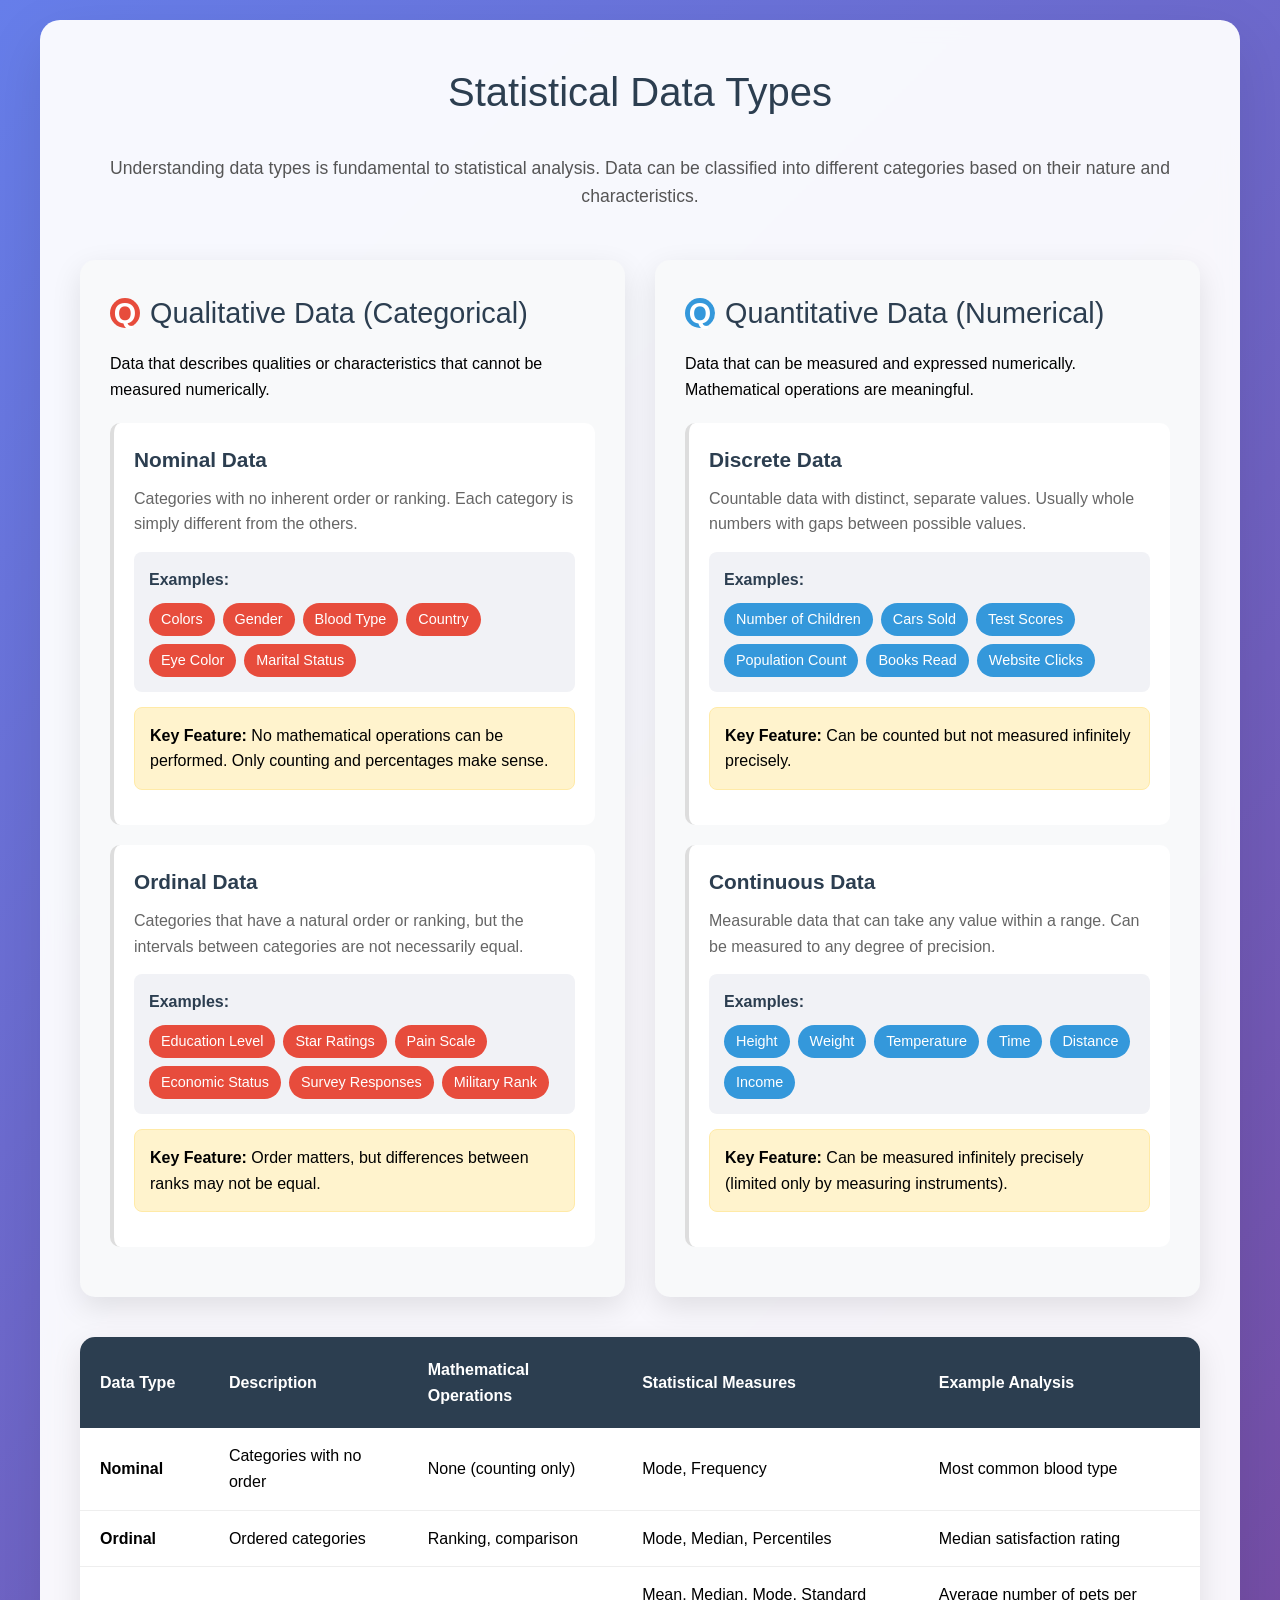
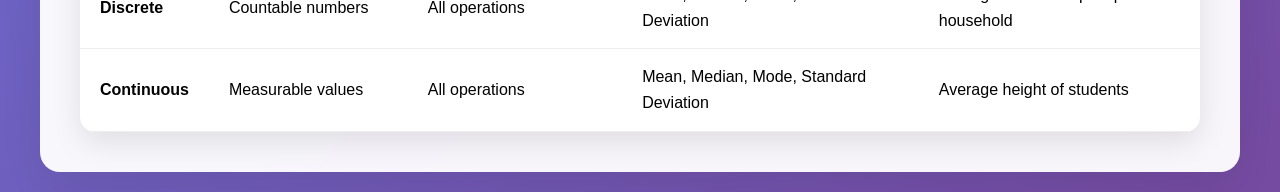
<file: Week15/3_statistical_data_types.html>
<!DOCTYPE html>
<html lang="en">
<head>
    <meta charset="UTF-8">
    <meta name="viewport" content="width=device-width, initial-scale=1.0">
    <title>Statistical Data Types</title>
    <style>
        * {
            margin: 0;
            padding: 0;
            box-sizing: border-box;
        }

        body {
            font-family: 'Segoe UI', Tahoma, Geneva, Verdana, sans-serif;
            line-height: 1.6;
            background: linear-gradient(135deg, #667eea 0%, #764ba2 100%);
            min-height: 100vh;
            padding: 20px;
        }

        .container {
            max-width: 1200px;
            margin: 0 auto;
            background: rgba(255, 255, 255, 0.95);
            border-radius: 20px;
            padding: 40px;
            box-shadow: 0 20px 60px rgba(0, 0, 0, 0.1);
            backdrop-filter: blur(10px);
        }

        h1 {
            text-align: center;
            color: #2c3e50;
            margin-bottom: 30px;
            font-size: 2.5em;
            font-weight: 300;
        }

        .intro {
            text-align: center;
            margin-bottom: 50px;
            color: #555;
            font-size: 1.1em;
        }

        .data-types {
            display: grid;
            grid-template-columns: 1fr 1fr;
            gap: 30px;
            margin-bottom: 40px;
        }

        .data-category {
            background: #f8f9fa;
            border-radius: 15px;
            padding: 30px;
            box-shadow: 0 10px 30px rgba(0, 0, 0, 0.1);
            transition: transform 0.3s ease, box-shadow 0.3s ease;
        }

        .data-category:hover {
            transform: translateY(-5px);
            box-shadow: 0 20px 40px rgba(0, 0, 0, 0.15);
        }

        .category-title {
            font-size: 1.8em;
            color: #2c3e50;
            margin-bottom: 15px;
            display: flex;
            align-items: center;
            gap: 10px;
        }

        .category-icon {
            width: 30px;
            height: 30px;
            border-radius: 50%;
            display: flex;
            align-items: center;
            justify-content: center;
            font-weight: bold;
            color: white;
        }

        .qualitative .category-icon {
            background: #e74c3c;
        }

        .quantitative .category-icon {
            background: #3498db;
        }

        .subcategory {
            margin: 20px 0;
            padding: 20px;
            background: white;
            border-radius: 10px;
            border-left: 4px solid #ddd;
            transition: border-color 0.3s ease;
        }

        .subcategory:hover {
            border-color: #3498db;
        }

        .subcategory h3 {
            color: #2c3e50;
            margin-bottom: 10px;
            font-size: 1.3em;
        }

        .subcategory p {
            color: #666;
            margin-bottom: 15px;
        }

        .examples {
            background: #f1f2f6;
            padding: 15px;
            border-radius: 8px;
            margin-top: 10px;
        }

        .examples h4 {
            color: #2c3e50;
            margin-bottom: 10px;
            font-size: 1em;
        }

        .example-list {
            display: flex;
            flex-wrap: wrap;
            gap: 8px;
        }

        .example-item {
            background: #3498db;
            color: white;
            padding: 5px 12px;
            border-radius: 20px;
            font-size: 0.9em;
            cursor: pointer;
            transition: all 0.3s ease;
        }

        .example-item:hover {
            background: #2980b9;
            transform: scale(1.05);
        }

        .qualitative .example-item {
            background: #e74c3c;
        }

        .qualitative .example-item:hover {
            background: #c0392b;
        }



        .comparison-table {
            margin-top: 40px;
            background: white;
            border-radius: 15px;
            overflow: hidden;
            box-shadow: 0 10px 30px rgba(0, 0, 0, 0.1);
        }

        table {
            width: 100%;
            border-collapse: collapse;
        }

        th {
            background: #2c3e50;
            color: white;
            padding: 20px;
            text-align: left;
            font-weight: 600;
        }

        td {
            padding: 15px 20px;
            border-bottom: 1px solid #eee;
        }

        tr:hover {
            background: #f8f9fa;
        }

        .highlight {
            background: #fff3cd;
            border: 1px solid #ffeaa7;
            padding: 15px;
            border-radius: 8px;
            margin: 15px 0;
        }

        @media (max-width: 768px) {
            .data-types {
                grid-template-columns: 1fr;
            }
            
            .container {
                padding: 20px;
            }
        }
    </style>
</head>
<body>
    <div class="container">
        <h1>Statistical Data Types</h1>
        <div class="intro">
            Understanding data types is fundamental to statistical analysis. Data can be classified into different categories based on their nature and characteristics.
        </div>

        <div class="data-types">
            <div class="data-category qualitative">
                <div class="category-title">
                    <div class="category-icon">Q</div>
                    Qualitative Data (Categorical)
                </div>
                <p>Data that describes qualities or characteristics that cannot be measured numerically.</p>

                <div class="subcategory">
                    <h3>Nominal Data</h3>
                    <p>Categories with no inherent order or ranking. Each category is simply different from the others.</p>
                    <div class="examples">
                        <h4>Examples:</h4>
                        <div class="example-list">
                            <span class="example-item">Colors</span>
                            <span class="example-item">Gender</span>
                            <span class="example-item">Blood Type</span>
                            <span class="example-item">Country</span>
                            <span class="example-item">Eye Color</span>
                            <span class="example-item">Marital Status</span>
                        </div>
                    </div>
                    <div class="highlight">
                        <strong>Key Feature:</strong> No mathematical operations can be performed. Only counting and percentages make sense.
                    </div>
                </div>

                <div class="subcategory">
                    <h3>Ordinal Data</h3>
                    <p>Categories that have a natural order or ranking, but the intervals between categories are not necessarily equal.</p>
                    <div class="examples">
                        <h4>Examples:</h4>
                        <div class="example-list">
                            <span class="example-item">Education Level</span>
                            <span class="example-item">Star Ratings</span>
                            <span class="example-item">Pain Scale</span>
                            <span class="example-item">Economic Status</span>
                            <span class="example-item">Survey Responses</span>
                            <span class="example-item">Military Rank</span>
                        </div>
                    </div>
                    <div class="highlight">
                        <strong>Key Feature:</strong> Order matters, but differences between ranks may not be equal.
                    </div>
                </div>
            </div>

            <div class="data-category quantitative">
                <div class="category-title">
                    <div class="category-icon">Q</div>
                    Quantitative Data (Numerical)
                </div>
                <p>Data that can be measured and expressed numerically. Mathematical operations are meaningful.</p>

                <div class="subcategory">
                    <h3>Discrete Data</h3>
                    <p>Countable data with distinct, separate values. Usually whole numbers with gaps between possible values.</p>
                    <div class="examples">
                        <h4>Examples:</h4>
                        <div class="example-list">
                            <span class="example-item">Number of Children</span>
                            <span class="example-item">Cars Sold</span>
                            <span class="example-item">Test Scores</span>
                            <span class="example-item">Population Count</span>
                            <span class="example-item">Books Read</span>
                            <span class="example-item">Website Clicks</span>
                        </div>
                    </div>
                    <div class="highlight">
                        <strong>Key Feature:</strong> Can be counted but not measured infinitely precisely.
                    </div>
                </div>

                <div class="subcategory">
                    <h3>Continuous Data</h3>
                    <p>Measurable data that can take any value within a range. Can be measured to any degree of precision.</p>
                    <div class="examples">
                        <h4>Examples:</h4>
                        <div class="example-list">
                            <span class="example-item">Height</span>
                            <span class="example-item">Weight</span>
                            <span class="example-item">Temperature</span>
                            <span class="example-item">Time</span>
                            <span class="example-item">Distance</span>
                            <span class="example-item">Income</span>
                        </div>
                    </div>
                    <div class="highlight">
                        <strong>Key Feature:</strong> Can be measured infinitely precisely (limited only by measuring instruments).
                    </div>
                </div>
            </div>
        </div>



        <div class="comparison-table">
            <table>
                <thead>
                    <tr>
                        <th>Data Type</th>
                        <th>Description</th>
                        <th>Mathematical Operations</th>
                        <th>Statistical Measures</th>
                        <th>Example Analysis</th>
                    </tr>
                </thead>
                <tbody>
                    <tr>
                        <td><strong>Nominal</strong></td>
                        <td>Categories with no order</td>
                        <td>None (counting only)</td>
                        <td>Mode, Frequency</td>
                        <td>Most common blood type</td>
                    </tr>
                    <tr>
                        <td><strong>Ordinal</strong></td>
                        <td>Ordered categories</td>
                        <td>Ranking, comparison</td>
                        <td>Mode, Median, Percentiles</td>
                        <td>Median satisfaction rating</td>
                    </tr>
                    <tr>
                        <td><strong>Discrete</strong></td>
                        <td>Countable numbers</td>
                        <td>All operations</td>
                        <td>Mean, Median, Mode, Standard Deviation</td>
                        <td>Average number of pets per household</td>
                    </tr>
                    <tr>
                        <td><strong>Continuous</strong></td>
                        <td>Measurable values</td>
                        <td>All operations</td>
                        <td>Mean, Median, Mode, Standard Deviation</td>
                        <td>Average height of students</td>
                    </tr>
                </tbody>
            </table>
        </div>
    </div>


</body>
</html>
</file>
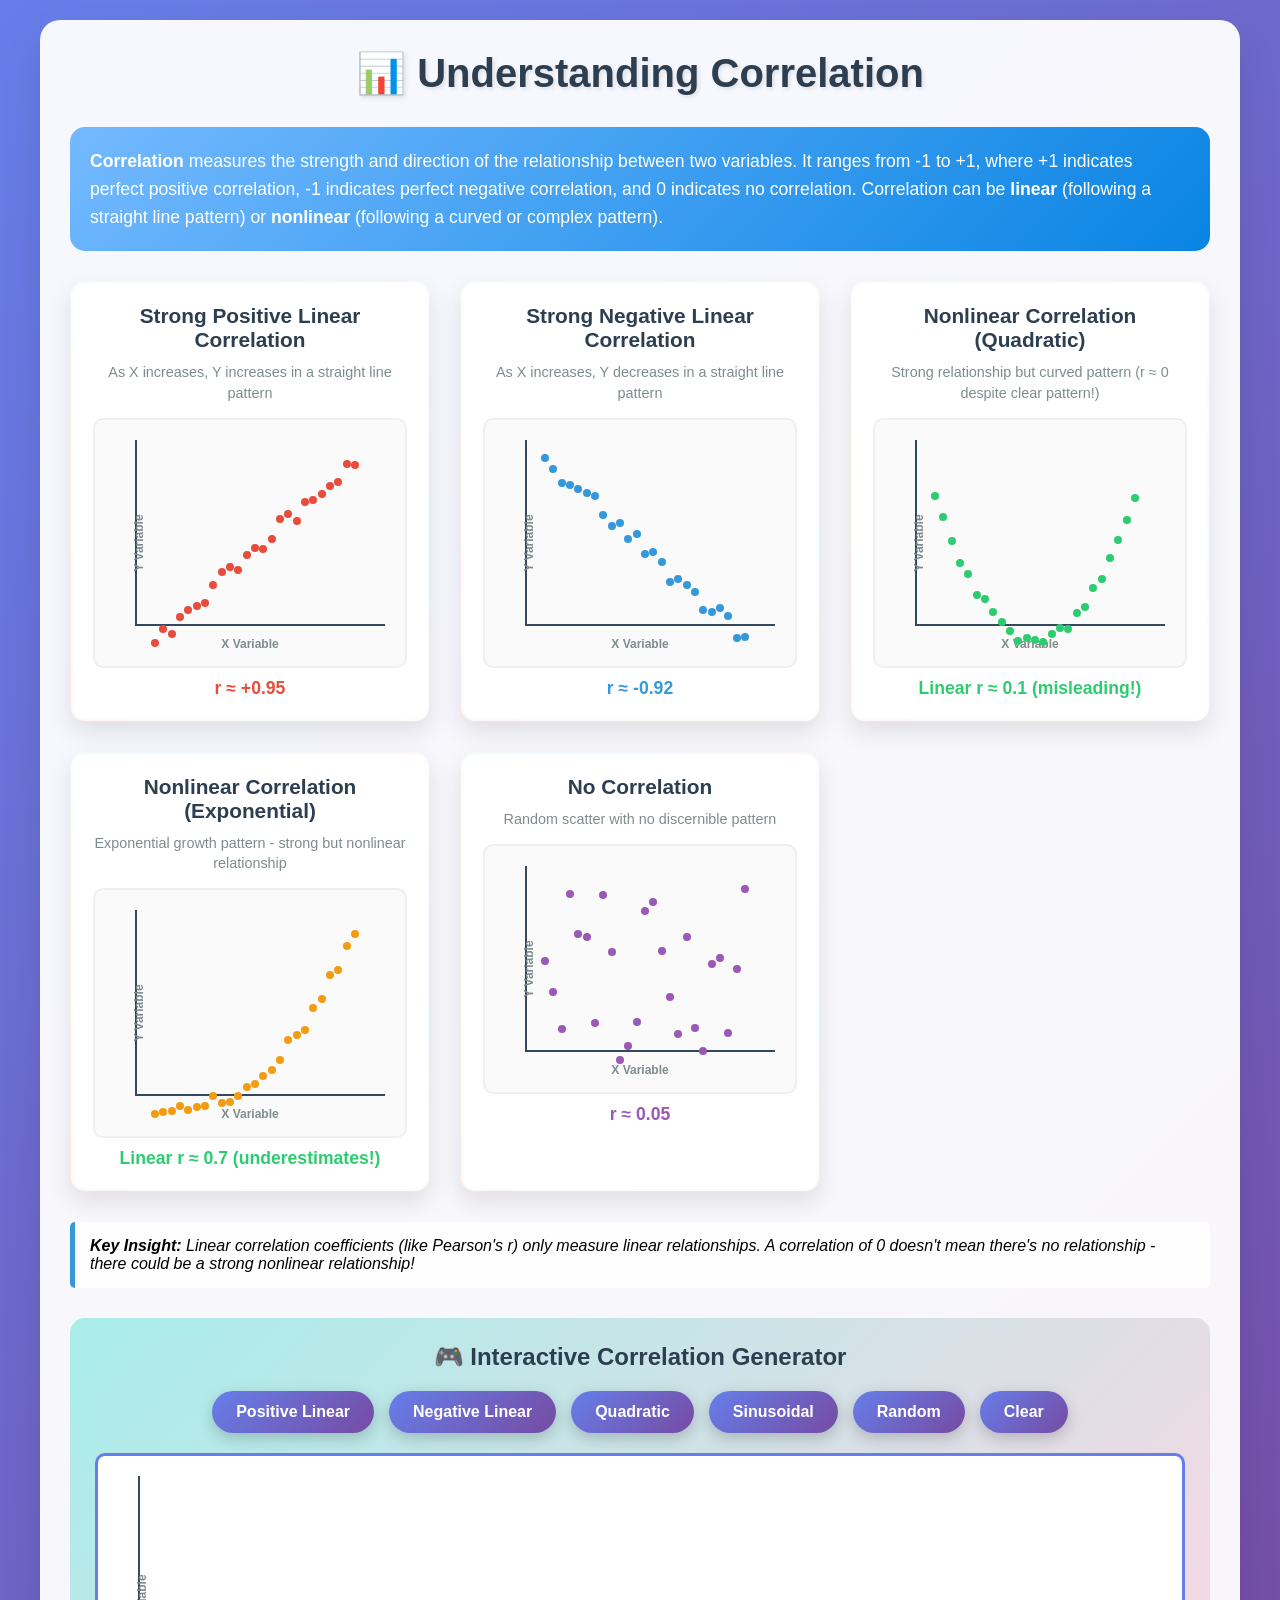
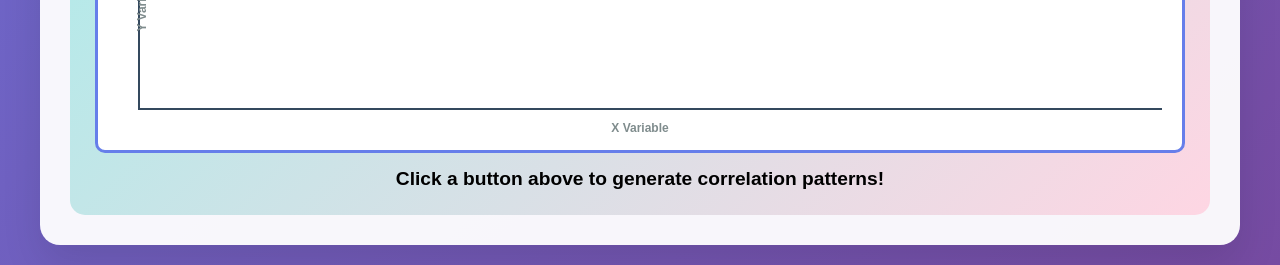
<file: Week15/6_correlation_visualization.html>
<!DOCTYPE html>
<html lang="en">
<head>
    <meta charset="UTF-8">
    <meta name="viewport" content="width=device-width, initial-scale=1.0">
    <title>Understanding Correlation: Linear vs Nonlinear</title>
    <style>
        * {
            margin: 0;
            padding: 0;
            box-sizing: border-box;
        }

        body {
            font-family: 'Segoe UI', Tahoma, Geneva, Verdana, sans-serif;
            background: linear-gradient(135deg, #667eea 0%, #764ba2 100%);
            min-height: 100vh;
            padding: 20px;
        }

        .container {
            max-width: 1200px;
            margin: 0 auto;
            background: rgba(255, 255, 255, 0.95);
            border-radius: 20px;
            padding: 30px;
            box-shadow: 0 20px 40px rgba(0, 0, 0, 0.1);
        }

        h1 {
            text-align: center;
            color: #2c3e50;
            margin-bottom: 30px;
            font-size: 2.5em;
            text-shadow: 2px 2px 4px rgba(0, 0, 0, 0.1);
        }

        .explanation {
            background: linear-gradient(135deg, #74b9ff, #0984e3);
            color: white;
            padding: 20px;
            border-radius: 15px;
            margin-bottom: 30px;
            font-size: 1.1em;
            line-height: 1.6;
        }

        .chart-grid {
            display: grid;
            grid-template-columns: repeat(auto-fit, minmax(300px, 1fr));
            gap: 30px;
            margin-bottom: 30px;
        }

        .chart-container {
            background: white;
            border-radius: 15px;
            padding: 20px;
            box-shadow: 0 10px 25px rgba(0, 0, 0, 0.1);
            border: 3px solid transparent;
            background-clip: padding-box;
            position: relative;
        }

        .chart-container::before {
            content: '';
            position: absolute;
            top: -3px;
            left: -3px;
            right: -3px;
            bottom: -3px;
            background: linear-gradient(45deg, #ff6b6b, #feca57, #48dbfb, #ff9ff3);
            border-radius: 15px;
            z-index: -1;
        }

        .chart-title {
            font-size: 1.3em;
            font-weight: bold;
            margin-bottom: 10px;
            text-align: center;
            color: #2c3e50;
        }

        .chart-description {
            font-size: 0.9em;
            color: #7f8c8d;
            margin-bottom: 15px;
            text-align: center;
            line-height: 1.4;
        }

        .chart {
            width: 100%;
            height: 250px;
            border: 2px solid #ecf0f1;
            border-radius: 10px;
            position: relative;
            background: #fafafa;
            overflow: hidden;
        }

        .axis {
            position: absolute;
            background: #34495e;
        }

        .x-axis {
            bottom: 40px;
            left: 40px;
            right: 20px;
            height: 2px;
        }

        .y-axis {
            left: 40px;
            top: 20px;
            bottom: 40px;
            width: 2px;
        }

        .axis-label {
            position: absolute;
            font-size: 12px;
            color: #7f8c8d;
            font-weight: bold;
        }

        .x-label {
            bottom: 15px;
            left: 50%;
            transform: translateX(-50%);
        }

        .y-label {
            left: 15px;
            top: 50%;
            transform: translateY(-50%) rotate(-90deg);
        }

        .point {
            position: absolute;
            width: 8px;
            height: 8px;
            border-radius: 50%;
            transform: translate(-50%, -50%);
            transition: all 0.3s ease;
        }

        .point:hover {
            transform: translate(-50%, -50%) scale(1.5);
            box-shadow: 0 0 15px rgba(0, 0, 0, 0.3);
        }

        .linear-positive .point { background: #e74c3c; }
        .linear-negative .point { background: #3498db; }
        .nonlinear-quadratic .point { background: #2ecc71; }
        .nonlinear-exponential .point { background: #f39c12; }
        .no-correlation .point { background: #9b59b6; }

        .correlation-strength {
            text-align: center;
            margin-top: 10px;
            font-weight: bold;
            font-size: 1.1em;
        }

        .strong-positive { color: #e74c3c; }
        .strong-negative { color: #3498db; }
        .nonlinear { color: #2ecc71; }
        .none { color: #9b59b6; }

        .interactive-section {
            background: linear-gradient(135deg, #a8edea, #fed6e3);
            border-radius: 15px;
            padding: 25px;
            margin-top: 30px;
        }

        .controls {
            display: flex;
            justify-content: center;
            gap: 15px;
            margin-bottom: 20px;
            flex-wrap: wrap;
        }

        .btn {
            background: linear-gradient(135deg, #667eea, #764ba2);
            color: white;
            border: none;
            padding: 12px 24px;
            border-radius: 25px;
            cursor: pointer;
            font-size: 1em;
            font-weight: bold;
            transition: all 0.3s ease;
            box-shadow: 0 5px 15px rgba(0, 0, 0, 0.2);
        }

        .btn:hover {
            transform: translateY(-2px);
            box-shadow: 0 8px 25px rgba(0, 0, 0, 0.3);
        }

        .btn:active {
            transform: translateY(0);
        }

        .interactive-chart {
            height: 300px;
            background: white;
            border-radius: 10px;
            border: 3px solid #667eea;
            position: relative;
            overflow: hidden;
        }

        @keyframes fadeIn {
            from { opacity: 0; transform: scale(0); }
            to { opacity: 1; transform: scale(1); }
        }

        .point.animate {
            animation: fadeIn 0.5s ease-out;
        }

        .definition-box {
            background: rgba(255, 255, 255, 0.9);
            border-left: 5px solid #3498db;
            padding: 15px;
            margin: 20px 0;
            border-radius: 5px;
            font-style: italic;
        }
    </style>
</head>
<body>
    <div class="container">
        <h1>📊 Understanding Correlation</h1>
        
        <div class="explanation">
            <strong>Correlation</strong> measures the strength and direction of the relationship between two variables. 
            It ranges from -1 to +1, where +1 indicates perfect positive correlation, -1 indicates perfect negative correlation, 
            and 0 indicates no correlation. Correlation can be <strong>linear</strong> (following a straight line pattern) 
            or <strong>nonlinear</strong> (following a curved or complex pattern).
        </div>

        <div class="chart-grid">
            <div class="chart-container linear-positive">
                <div class="chart-title">Strong Positive Linear Correlation</div>
                <div class="chart-description">As X increases, Y increases in a straight line pattern</div>
                <div class="chart" id="chart1">
                    <div class="axis x-axis"></div>
                    <div class="axis y-axis"></div>
                    <div class="axis-label x-label">X Variable</div>
                    <div class="axis-label y-label">Y Variable</div>
                </div>
                <div class="correlation-strength strong-positive">r ≈ +0.95</div>
            </div>

            <div class="chart-container linear-negative">
                <div class="chart-title">Strong Negative Linear Correlation</div>
                <div class="chart-description">As X increases, Y decreases in a straight line pattern</div>
                <div class="chart" id="chart2">
                    <div class="axis x-axis"></div>
                    <div class="axis y-axis"></div>
                    <div class="axis-label x-label">X Variable</div>
                    <div class="axis-label y-label">Y Variable</div>
                </div>
                <div class="correlation-strength strong-negative">r ≈ -0.92</div>
            </div>

            <div class="chart-container nonlinear-quadratic">
                <div class="chart-title">Nonlinear Correlation (Quadratic)</div>
                <div class="chart-description">Strong relationship but curved pattern (r ≈ 0 despite clear pattern!)</div>
                <div class="chart" id="chart3">
                    <div class="axis x-axis"></div>
                    <div class="axis y-axis"></div>
                    <div class="axis-label x-label">X Variable</div>
                    <div class="axis-label y-label">Y Variable</div>
                </div>
                <div class="correlation-strength nonlinear">Linear r ≈ 0.1 (misleading!)</div>
            </div>

            <div class="chart-container nonlinear-exponential">
                <div class="chart-title">Nonlinear Correlation (Exponential)</div>
                <div class="chart-description">Exponential growth pattern - strong but nonlinear relationship</div>
                <div class="chart" id="chart4">
                    <div class="axis x-axis"></div>
                    <div class="axis y-axis"></div>
                    <div class="axis-label x-label">X Variable</div>
                    <div class="axis-label y-label">Y Variable</div>
                </div>
                <div class="correlation-strength nonlinear">Linear r ≈ 0.7 (underestimates!)</div>
            </div>

            <div class="chart-container no-correlation">
                <div class="chart-title">No Correlation</div>
                <div class="chart-description">Random scatter with no discernible pattern</div>
                <div class="chart" id="chart5">
                    <div class="axis x-axis"></div>
                    <div class="axis y-axis"></div>
                    <div class="axis-label x-label">X Variable</div>
                    <div class="axis-label y-label">Y Variable</div>
                </div>
                <div class="correlation-strength none">r ≈ 0.05</div>
            </div>
        </div>

        <div class="definition-box">
            <strong>Key Insight:</strong> Linear correlation coefficients (like Pearson's r) only measure <em>linear</em> relationships. 
            A correlation of 0 doesn't mean there's no relationship - there could be a strong nonlinear relationship!
        </div>

        <div class="interactive-section">
            <h2 style="text-align: center; margin-bottom: 20px; color: #2c3e50;">🎮 Interactive Correlation Generator</h2>
            
            <div class="controls">
                <button class="btn" onclick="generateLinear(1)">Positive Linear</button>
                <button class="btn" onclick="generateLinear(-1)">Negative Linear</button>
                <button class="btn" onclick="generateQuadratic()">Quadratic</button>
                <button class="btn" onclick="generateSin()">Sinusoidal</button>
                <button class="btn" onclick="generateRandom()">Random</button>
                <button class="btn" onclick="clearChart()">Clear</button>
            </div>
            
            <div class="chart interactive-chart" id="interactiveChart">
                <div class="axis x-axis"></div>
                <div class="axis y-axis"></div>
                <div class="axis-label x-label">X Variable</div>
                <div class="axis-label y-label">Y Variable</div>
            </div>
            
            <div id="correlation-info" style="text-align: center; margin-top: 15px; font-size: 1.2em; font-weight: bold;"></div>
        </div>
    </div>

    <script>
        // Generate points for different correlation types
        function generatePoints(type, chartId) {
            const chart = document.getElementById(chartId);
            const chartRect = chart.getBoundingClientRect();
            const width = 200; // Available width for points
            const height = 180; // Available height for points
            const offsetX = 60; // Offset from left edge
            const offsetY = 40; // Offset from top edge

            for (let i = 0; i < 25; i++) {
                const point = document.createElement('div');
                point.className = 'point';
                
                let x, y;
                
                switch(type) {
                    case 'linear-positive':
                        x = (i / 24) * width;
                        y = height - (i / 24) * height + (Math.random() - 0.5) * 20;
                        break;
                    case 'linear-negative':
                        x = (i / 24) * width;
                        y = (i / 24) * height + (Math.random() - 0.5) * 20;
                        break;
                    case 'quadratic':
                        x = (i / 24) * width;
                        const normalizedX = (i / 24 - 0.5) * 2; // -1 to 1
                        y = height - (normalizedX * normalizedX) * height * 0.8 + (Math.random() - 0.5) * 10;
                        break;
                    case 'exponential':
                        x = (i / 24) * width;
                        y = height - Math.pow(i / 24, 2.5) * height + (Math.random() - 0.5) * 15;
                        break;
                    case 'random':
                        x = (i / 24) * width;
                        y = Math.random() * height;
                        break;
                }
                
                point.style.left = (offsetX + x) + 'px';
                point.style.top = (offsetY + y) + 'px';
                chart.appendChild(point);
            }
        }

        // Interactive chart functions
        function generateLinear(direction) {
            clearChart();
            const chart = document.getElementById('interactiveChart');
            const width = 200;
            const height = 180;
            const offsetX = 60;
            const offsetY = 40;

            for (let i = 0; i < 30; i++) {
                setTimeout(() => {
                    const point = document.createElement('div');
                    point.className = 'point animate';
                    point.style.background = direction > 0 ? '#e74c3c' : '#3498db';
                    
                    const x = (i / 29) * width;
                    const y = direction > 0 ? 
                        height - (i / 29) * height + (Math.random() - 0.5) * 25 :
                        (i / 29) * height + (Math.random() - 0.5) * 25;
                    
                    point.style.left = (offsetX + x) + 'px';
                    point.style.top = (offsetY + y) + 'px';
                    chart.appendChild(point);
                }, i * 50);
            }
            
            const r = direction > 0 ? 0.95 : -0.92;
            updateCorrelationInfo(`Strong ${direction > 0 ? 'Positive' : 'Negative'} Linear Correlation (r ≈ ${r})`);
        }

        function generateQuadratic() {
            clearChart();
            const chart = document.getElementById('interactiveChart');
            const width = 200;
            const height = 180;
            const offsetX = 60;
            const offsetY = 40;

            for (let i = 0; i < 30; i++) {
                setTimeout(() => {
                    const point = document.createElement('div');
                    point.className = 'point animate';
                    point.style.background = '#2ecc71';
                    
                    const x = (i / 29) * width;
                    const normalizedX = (i / 29 - 0.5) * 2;
                    const y = height - (normalizedX * normalizedX) * height * 0.9 + (Math.random() - 0.5) * 15;
                    
                    point.style.left = (offsetX + x) + 'px';
                    point.style.top = (offsetY + y) + 'px';
                    chart.appendChild(point);
                }, i * 50);
            }
            
            updateCorrelationInfo('Nonlinear Correlation (Quadratic) - Linear r ≈ 0.1 but strong relationship exists!');
        }

        function generateSin() {
            clearChart();
            const chart = document.getElementById('interactiveChart');
            const width = 200;
            const height = 180;
            const offsetX = 60;
            const offsetY = 40;

            for (let i = 0; i < 30; i++) {
                setTimeout(() => {
                    const point = document.createElement('div');
                    point.className = 'point animate';
                    point.style.background = '#f39c12';
                    
                    const x = (i / 29) * width;
                    const normalizedX = (i / 29) * Math.PI * 2;
                    const y = height/2 - Math.sin(normalizedX) * height * 0.3 + (Math.random() - 0.5) * 10;
                    
                    point.style.left = (offsetX + x) + 'px';
                    point.style.top = (offsetY + y) + 'px';
                    chart.appendChild(point);
                }, i * 50);
            }
            
            updateCorrelationInfo('Nonlinear Correlation (Sinusoidal) - Linear r ≈ 0 but periodic relationship!');
        }

        function generateRandom() {
            clearChart();
            const chart = document.getElementById('interactiveChart');
            const width = 200;
            const height = 180;
            const offsetX = 60;
            const offsetY = 40;

            for (let i = 0; i < 30; i++) {
                setTimeout(() => {
                    const point = document.createElement('div');
                    point.className = 'point animate';
                    point.style.background = '#9b59b6';
                    
                    const x = Math.random() * width;
                    const y = Math.random() * height;
                    
                    point.style.left = (offsetX + x) + 'px';
                    point.style.top = (offsetY + y) + 'px';
                    chart.appendChild(point);
                }, i * 30);
            }
            
            updateCorrelationInfo('No Correlation - Random scatter (r ≈ 0)');
        }

        function clearChart() {
            const chart = document.getElementById('interactiveChart');
            const points = chart.querySelectorAll('.point');
            points.forEach(point => point.remove());
            updateCorrelationInfo('Click a button above to generate correlation patterns!');
        }

        function updateCorrelationInfo(text) {
            document.getElementById('correlation-info').textContent = text;
        }

        // Initialize all charts on page load
        window.onload = function() {
            generatePoints('linear-positive', 'chart1');
            generatePoints('linear-negative', 'chart2');
            generatePoints('quadratic', 'chart3');
            generatePoints('exponential', 'chart4');
            generatePoints('random', 'chart5');
            updateCorrelationInfo('Click a button above to generate correlation patterns!');
        };
    </script>
</body>
</html>
</file>
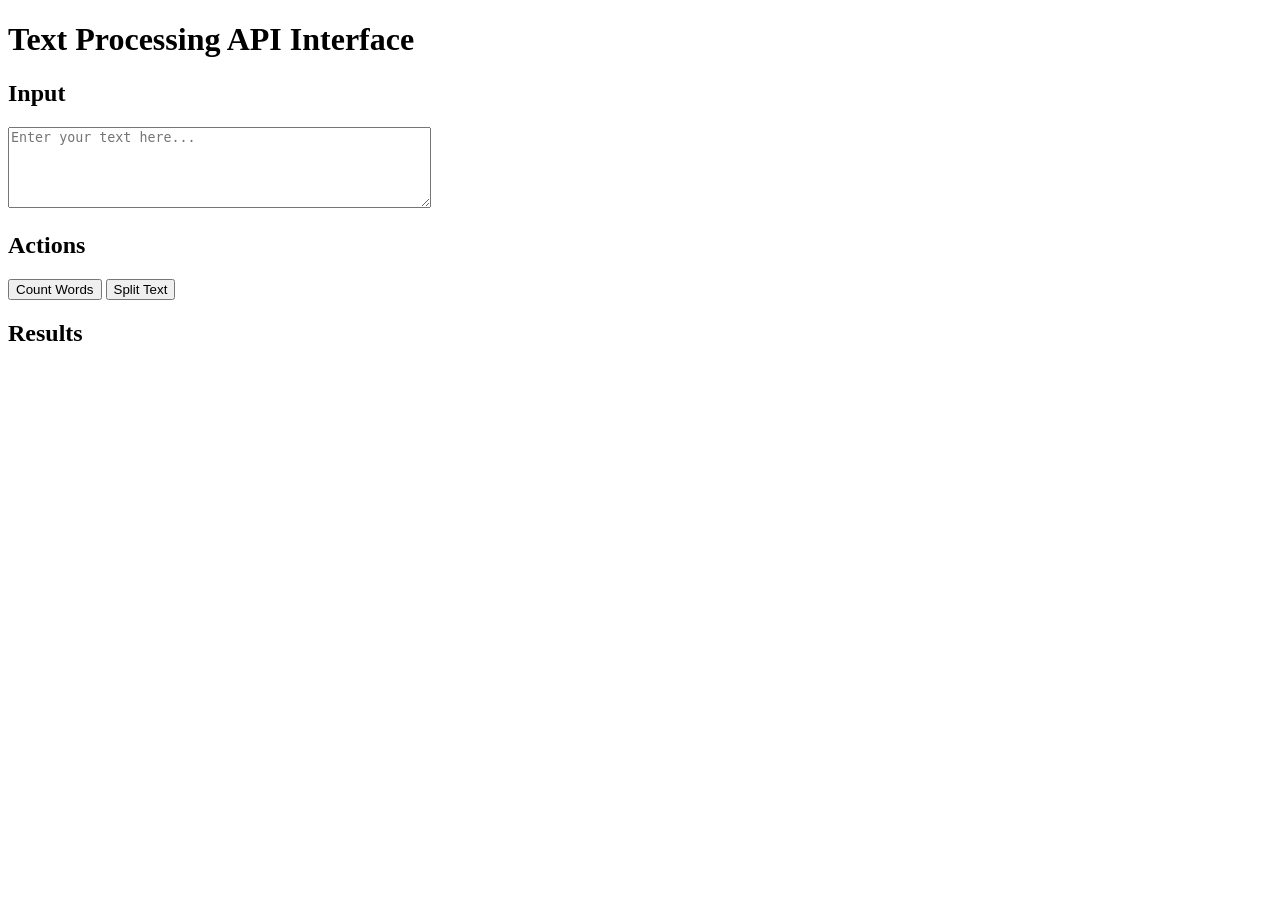
<file: BaseCamp3/Day_1/5b_text_UI.html>
<!DOCTYPE html>
<html lang="en">

<head>
  <meta charset="UTF-8">
  <meta name="viewport" content="width=device-width, initial-scale=1.0">
  <title>Text API Interface</title>
</head>

<body>
  <h1>Text Processing API Interface</h1>

  <div>
    <h2>Input</h2>
    <textarea id="textInput" rows="5" cols="50" placeholder="Enter your text here..."></textarea>
  </div>

  <div>
    <h2>Actions</h2>
    <button onclick="countWords()">Count Words</button>
    <button onclick="splitText()">Split Text</button>
  </div>

  <div>
    <h2>Results</h2>
    <div id="results"></div>
  </div>

  <script>
    // API base URL - change this to match your server address
    const API_BASE_URL = 'http://0.0.0.0:9321';



    // Function to count words
    async function countWords() {
      const textInput = document.getElementById('textInput').value;
      if (!textInput.trim()) {
        alert('Please enter some text first!');
        return;
      }

      try {
        const response = await fetch(`${API_BASE_URL}/count`, {
          method: 'POST',
          headers: {
            'Content-Type': 'application/json'
          },
          body: JSON.stringify({ a: textInput })
        });

        const data = await response.json();
        displayResults(data);
      } catch (error) {
        displayError(error);
      }
    }

    // Function to split text
    async function splitText() {
      const textInput = document.getElementById('textInput').value;
      if (!textInput.trim()) {
        alert('Please enter some text first!');
        return;
      }

      try {
        const response = await fetch(`${API_BASE_URL}/split`, {
          method: 'POST',
          headers: {
            'Content-Type': 'application/json'
          },
          body: JSON.stringify({ a: textInput })
        });

        const data = await response.json();
        displayResults(data);
      } catch (error) {
        displayError(error);
      }
    }

    // Function to display results
    function displayResults(data) {
      const resultsDiv = document.getElementById('results');

      if (Array.isArray(data)) {
        // For split text result
        resultsDiv.innerHTML = '<h3>Words in text:</h3>';
        const list = document.createElement('ol');
        data.forEach(word => {
          const item = document.createElement('li');
          item.textContent = word;
          list.appendChild(item);
        });
        resultsDiv.appendChild(list);
      } else {
        // For word count result
        resultsDiv.innerHTML = '<h3>Result:</h3>';
        resultsDiv.innerHTML += `<p>${Object.values(data)[0]}</p>`;
      }
    }

    // Function to display errors
    function displayError(error) {
      const resultsDiv = document.getElementById('results');
      resultsDiv.innerHTML = '<h3>Error:</h3>';
      resultsDiv.innerHTML += `<p>Failed to communicate with the API. Make sure the server is running at ${API_BASE_URL}.</p>`;
      resultsDiv.innerHTML += `<p>Error details: ${error.message}</p>`;
    }
  </script>
</body>

</html>
</file>
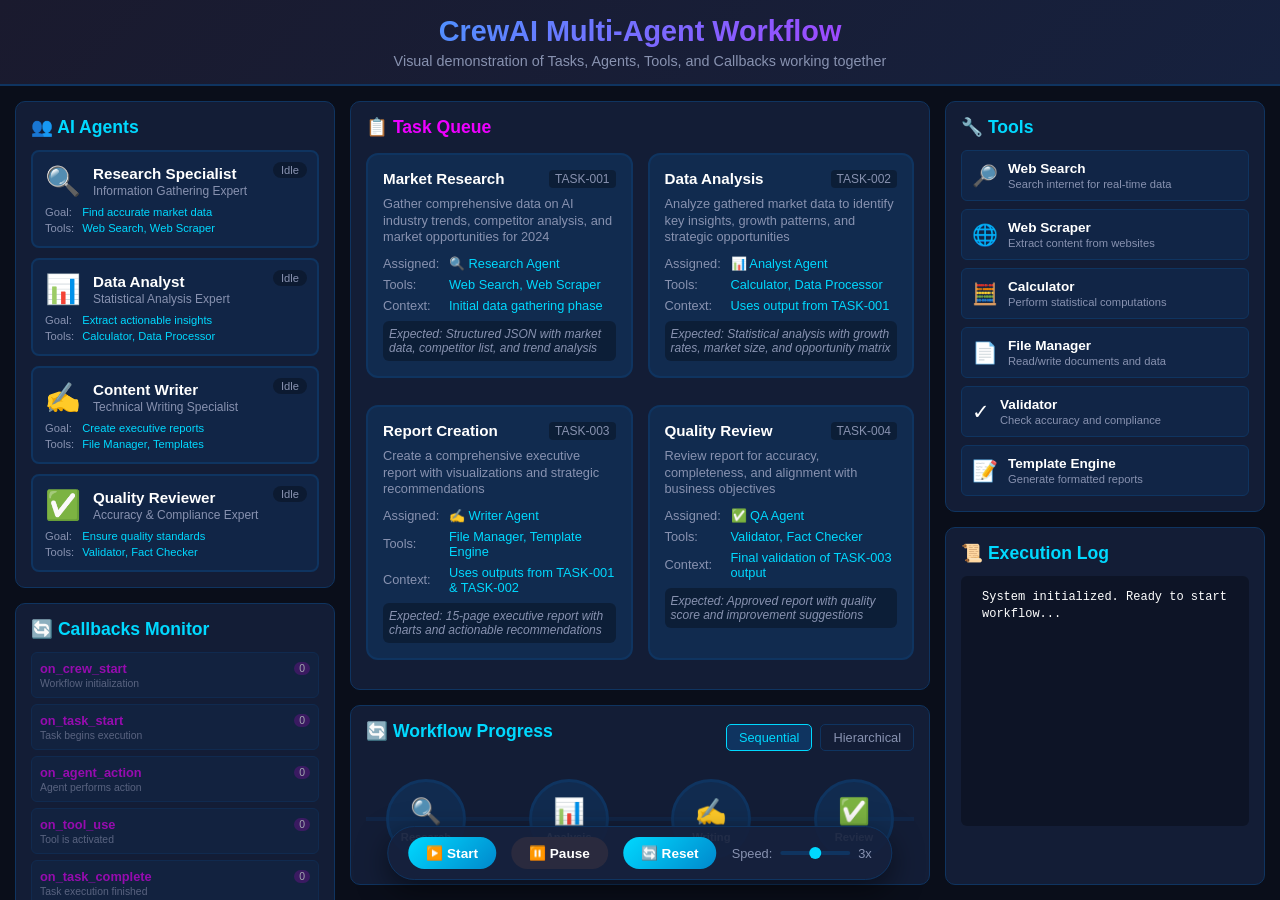
<file: Week11/Day_1/crewai-visualization.html>
<!DOCTYPE html>
<html lang="en">
<head>
    <meta charset="UTF-8">
    <meta name="viewport" content="width=device-width, initial-scale=1.0">
    <title>CrewAI Multi-Agent Workflow with Tasks & Callbacks</title>
    <style>
        * {
            margin: 0;
            padding: 0;
            box-sizing: border-box;
        }

        body {
            font-family: -apple-system, BlinkMacSystemFont, 'Segoe UI', Roboto, sans-serif;
            background: #0a0e1a;
            color: #fff;
            height: 100vh;
            overflow: hidden;
            display: flex;
            flex-direction: column;
        }

        .header {
            text-align: center;
            padding: 15px;
            background: linear-gradient(135deg, #1a1a2e 0%, #16213e 100%);
            border-bottom: 2px solid #0f3460;
        }

        h1 {
            font-size: 1.8rem;
            background: linear-gradient(135deg, #00d9ff 0%, #ee00ff 100%);
            -webkit-background-clip: text;
            -webkit-text-fill-color: transparent;
            margin-bottom: 5px;
        }

        .subtitle {
            color: #8892b0;
            font-size: 0.9rem;
        }

        .main-container {
            flex: 1;
            display: flex;
            gap: 15px;
            padding: 15px;
            overflow: hidden;
        }

        /* Left Panel - Agents & Callbacks */
        .left-panel {
            width: 320px;
            display: flex;
            flex-direction: column;
            gap: 15px;
        }

        .agents-section {
            background: rgba(22, 33, 62, 0.8);
            border-radius: 10px;
            padding: 15px;
            border: 1px solid #0f3460;
        }

        .section-title {
            font-size: 1.1rem;
            margin-bottom: 12px;
            color: #00d9ff;
            display: flex;
            align-items: center;
            gap: 8px;
        }

        .agent-list {
            display: flex;
            flex-direction: column;
            gap: 10px;
        }

        .agent-card {
            background: rgba(15, 52, 96, 0.4);
            border: 2px solid #0f3460;
            border-radius: 8px;
            padding: 12px;
            transition: all 0.3s ease;
            cursor: pointer;
            position: relative;
            overflow: hidden;
        }

        .agent-card.active {
            border-color: #00d9ff;
            background: rgba(0, 217, 255, 0.2);
            box-shadow: 0 0 15px rgba(0, 217, 255, 0.4);
            transform: translateX(5px);
        }

        .agent-header {
            display: flex;
            align-items: center;
            gap: 12px;
            margin-bottom: 8px;
        }

        .agent-icon {
            font-size: 1.8rem;
        }

        .agent-info {
            flex: 1;
        }

        .agent-name {
            font-size: 0.95rem;
            font-weight: bold;
            margin-bottom: 2px;
        }

        .agent-role {
            font-size: 0.75rem;
            color: #8892b0;
        }

        .agent-status {
            position: absolute;
            top: 10px;
            right: 10px;
            font-size: 0.7rem;
            padding: 2px 8px;
            border-radius: 12px;
            background: rgba(0, 0, 0, 0.3);
            color: #8892b0;
        }

        .agent-status.working {
            background: rgba(0, 217, 255, 0.2);
            color: #00d9ff;
            animation: pulse 1s infinite;
        }

        .agent-details {
            display: grid;
            grid-template-columns: auto 1fr;
            gap: 4px 8px;
            font-size: 0.7rem;
        }

        .agent-detail-label {
            color: #8892b0;
        }

        .agent-detail-value {
            color: #00d9ff;
        }

        @keyframes pulse {
            0%, 100% { opacity: 1; }
            50% { opacity: 0.6; }
        }

        /* Tools Section - moved to left panel */
        .tools-section {
            background: rgba(22, 33, 62, 0.8);
            border-radius: 10px;
            padding: 15px;
            border: 1px solid #0f3460;
            flex: 1;
        }

        .task-list-title {
            font-size: 1.1rem;
            color: #ee00ff;
            margin-bottom: 12px;
            display: flex;
            align-items: center;
            gap: 10px;
        }

        .task-card {
            background: rgba(15, 52, 96, 0.6);
            border: 2px solid #0f3460;
            border-radius: 12px;
            padding: 18px;
            margin-bottom: 12px;
            transition: all 0.3s ease;
            position: relative;
            overflow: hidden;
        }

        .task-card.active {
            border-color: #ee00ff;
            background: rgba(238, 0, 255, 0.1);
            box-shadow: 0 0 25px rgba(238, 0, 255, 0.3);
            transform: translateX(5px);
        }

        .task-card.completed {
            border-color: #00ff88;
            background: rgba(0, 255, 136, 0.05);
        }

        .task-card.completed::after {
            content: '✓';
            position: absolute;
            right: 20px;
            top: 20px;
            font-size: 1.2rem;
            color: #00ff88;
        }

        .task-header {
            display: flex;
            justify-content: space-between;
            align-items: start;
            margin-bottom: 10px;
        }

        .task-title {
            font-size: 1rem;
            font-weight: bold;
            color: #fff;
        }

        .task-id {
            font-size: 0.8rem;
            color: #8892b0;
            background: rgba(0, 0, 0, 0.3);
            padding: 2px 8px;
            border-radius: 4px;
        }

        .task-description {
            color: #8892b0;
            margin-bottom: 12px;
            line-height: 1.4;
            font-size: 0.85rem;
        }

        .task-details {
            display: grid;
            gap: 8px;
        }

        .task-detail-item {
            display: flex;
            align-items: center;
            gap: 8px;
            font-size: 0.85rem;
        }

        .task-detail-label {
            color: #8892b0;
            min-width: 70px;
        }

        .task-detail-value {
            color: #00d9ff;
        }

        .task-expected-output {
            margin-top: 10px;
            padding: 8px;
            background: rgba(0, 0, 0, 0.3);
            border-radius: 6px;
            font-size: 0.8rem;
            font-style: italic;
        }

        /* Center Panel - Tasks & Workflow */
        .center-panel {
            flex: 1;
            display: flex;
            flex-direction: column;
            gap: 15px;
            overflow: hidden;
        }

        .workflow-section {
            background: rgba(22, 33, 62, 0.8);
            border-radius: 10px;
            padding: 15px;
            border: 1px solid #0f3460;
            height: 180px;
        }

        .workflow-header {
            display: flex;
            justify-content: space-between;
            align-items: center;
            margin-bottom: 15px;
        }

        .process-selector {
            display: flex;
            gap: 8px;
        }

        .process-btn {
            padding: 5px 12px;
            border: 1px solid #0f3460;
            background: transparent;
            color: #8892b0;
            border-radius: 5px;
            cursor: pointer;
            font-size: 0.8rem;
            transition: all 0.3s ease;
        }

        .process-btn.active {
            background: #0f3460;
            color: #00d9ff;
            border-color: #00d9ff;
        }

        .workflow-track {
            height: 100px;
            position: relative;
            display: flex;
            align-items: center;
            justify-content: space-between;
            padding: 0 20px;
        }

        /* Tasks Section - in center panel */
        .tasks-section {
            background: rgba(22, 33, 62, 0.8);
            border-radius: 10px;
            padding: 15px;
            border: 1px solid #0f3460;
            flex: 1;
            overflow-y: auto;
        }

        .task-list-title {
            font-size: 1.1rem;
            color: #ee00ff;
            margin-bottom: 15px;
            display: flex;
            align-items: center;
            gap: 10px;
        }

        .task-grid {
            display: grid;
            grid-template-columns: 1fr 1fr;
            gap: 15px;
        }

        .task-card {
            background: rgba(15, 52, 96, 0.6);
            border: 2px solid #0f3460;
            border-radius: 12px;
            padding: 15px;
            transition: all 0.3s ease;
            position: relative;
            overflow: hidden;
        }

        .task-card.active {
            border-color: #ee00ff;
            background: rgba(238, 0, 255, 0.1);
            box-shadow: 0 0 25px rgba(238, 0, 255, 0.3);
            transform: scale(1.02);
        }

        .task-card.completed {
            border-color: #00ff88;
            background: rgba(0, 255, 136, 0.05);
        }

        .task-card.completed::after {
            content: '✓';
            position: absolute;
            right: 15px;
            top: 15px;
            font-size: 1.2rem;
            color: #00ff88;
        }

        .task-header {
            display: flex;
            justify-content: space-between;
            align-items: start;
            margin-bottom: 8px;
        }

        .task-title {
            font-size: 0.95rem;
            font-weight: bold;
            color: #fff;
        }

        .task-id {
            font-size: 0.75rem;
            color: #8892b0;
            background: rgba(0, 0, 0, 0.3);
            padding: 2px 6px;
            border-radius: 4px;
        }

        .task-description {
            color: #8892b0;
            margin-bottom: 10px;
            line-height: 1.3;
            font-size: 0.8rem;
        }

        .task-details {
            display: grid;
            gap: 6px;
        }

        .task-detail-item {
            display: flex;
            align-items: center;
            gap: 6px;
            font-size: 0.8rem;
        }

        .task-detail-label {
            color: #8892b0;
            min-width: 60px;
        }

        .task-detail-value {
            color: #00d9ff;
        }

        .task-expected-output {
            margin-top: 8px;
            padding: 6px;
            background: rgba(0, 0, 0, 0.3);
            border-radius: 6px;
            font-size: 0.75rem;
            font-style: italic;
            color: #8892b0;
        }

        /* Compact workflow nodes */
        .flow-node {
            width: 80px;
            height: 80px;
            background: rgba(15, 52, 96, 0.6);
            border: 3px solid #0f3460;
            border-radius: 50%;
            display: flex;
            flex-direction: column;
            align-items: center;
            justify-content: center;
            transition: all 0.4s ease;
            cursor: pointer;
            position: relative;
            z-index: 10;
        }

        .flow-node.active {
            border-color: #00d9ff;
            background: rgba(0, 217, 255, 0.3);
            box-shadow: 0 0 30px rgba(0, 217, 255, 0.6);
            transform: scale(1.15);
            z-index: 20;
        }

        .flow-node.completed {
            border-color: #00ff88;
            background: rgba(0, 255, 136, 0.1);
        }

        .flow-node-icon {
            font-size: 1.6rem;
            margin-bottom: 5px;
        }

        .flow-node-label {
            font-size: 0.7rem;
            text-align: center;
            font-weight: bold;
        }

        .flow-progress {
            position: absolute;
            top: 50%;
            left: 0;
            right: 0;
            height: 4px;
            background: rgba(15, 52, 96, 0.4);
            transform: translateY(-50%);
            z-index: 1;
        }

        .flow-progress-bar {
            height: 100%;
            background: linear-gradient(90deg, #00d9ff, #ee00ff);
            width: 0%;
            transition: width 2s ease;
            box-shadow: 0 0 10px rgba(0, 217, 255, 0.5);
        }

        /* Data packets animation */
        .data-packet {
            position: absolute;
            width: 20px;
            height: 20px;
            background: radial-gradient(circle, #00d9ff, transparent);
            border-radius: 50%;
            opacity: 0;
            z-index: 15;
        }

        .data-packet.active {
            animation: dataPacketFlow 1.5s ease-out;
        }

        @keyframes dataPacketFlow {
            0% {
                opacity: 0;
                transform: scale(0.5);
            }
            20% {
                opacity: 1;
                transform: scale(1);
            }
            80% {
                opacity: 1;
            }
            100% {
                opacity: 0;
                transform: scale(0.5);
            }
        }

        .tool-list {
            display: flex;
            flex-direction: column;
            gap: 8px;
        }

        .tool-item {
            background: rgba(15, 52, 96, 0.4);
            border: 1px solid #0f3460;
            border-radius: 6px;
            padding: 10px;
            transition: all 0.3s ease;
            display: flex;
            align-items: center;
            gap: 10px;
        }

        .tool-item.active {
            border-color: #00d9ff;
            background: rgba(0, 217, 255, 0.2);
            transform: translateX(5px);
            box-shadow: 0 0 15px rgba(0, 217, 255, 0.3);
        }

        .tool-icon {
            font-size: 1.3rem;
        }

        .tool-info {
            flex: 1;
        }

        .tool-name {
            font-size: 0.85rem;
            font-weight: bold;
            margin-bottom: 2px;
        }

        .tool-description {
            font-size: 0.7rem;
            color: #8892b0;
        }

        .log-entry {
            padding: 3px 0;
            margin-bottom: 2px;
            border-left: 3px solid transparent;
            padding-left: 8px;
        }

        .log-entry.callback {
            border-left-color: #ee00ff;
        }

        .log-entry.tool {
            border-left-color: #00d9ff;
        }

        .log-entry.agent {
            border-left-color: #00ff88;
        }

        .log-entry.task {
            border-left-color: #ff6b6b;
        }

        /* Right Panel - Tools & Logs */
        .right-panel {
            width: 320px;
            display: flex;
            flex-direction: column;
            gap: 15px;
        }

        .callbacks-section {
            background: rgba(22, 33, 62, 0.8);
            border-radius: 10px;
            padding: 15px;
            border: 1px solid #0f3460;
        }

        .callback-item {
            background: rgba(15, 52, 96, 0.4);
            border: 1px solid #0f3460;
            border-radius: 6px;
            padding: 8px;
            margin-bottom: 6px;
            transition: all 0.3s ease;
            opacity: 0.6;
        }

        .callback-item.triggered {
            opacity: 1;
            border-color: #ee00ff;
            background: rgba(238, 0, 255, 0.1);
            animation: callbackPulse 0.5s ease;
        }

        @keyframes callbackPulse {
            0%, 100% { transform: scale(1); }
            50% { transform: scale(1.05); }
        }

        .callback-header {
            display: flex;
            justify-content: space-between;
            align-items: center;
            margin-bottom: 2px;
        }

        .callback-name {
            font-weight: bold;
            color: #ee00ff;
            font-size: 0.8rem;
        }

        .callback-count {
            font-size: 0.65rem;
            color: #fff;
            background: rgba(238, 0, 255, 0.3);
            padding: 1px 5px;
            border-radius: 10px;
        }

        .callback-description {
            font-size: 0.65rem;
            color: #8892b0;
        }

        /* Logs Section - in right panel */
        .logs-section {
            background: rgba(22, 33, 62, 0.8);
            border-radius: 10px;
            padding: 15px;
            border: 1px solid #0f3460;
            flex: 1;
            display: flex;
            flex-direction: column;
        }

        .logs-content {
            flex: 1;
            overflow-y: auto;
            font-family: 'Monaco', 'Courier New', monospace;
            font-size: 0.75rem;
            line-height: 1.4;
            background: rgba(0, 0, 0, 0.3);
            padding: 10px;
            border-radius: 6px;
            max-height: 250px;
        }

        /* Control Panel */
        .control-panel {
            position: fixed;
            bottom: 20px;
            left: 50%;
            transform: translateX(-50%);
            background: rgba(22, 33, 62, 0.95);
            border: 1px solid #0f3460;
            border-radius: 50px;
            padding: 10px 20px;
            display: flex;
            gap: 15px;
            align-items: center;
            box-shadow: 0 10px 30px rgba(0, 0, 0, 0.5);
            z-index: 1000;
        }

        .control-btn {
            padding: 8px 18px;
            border: none;
            border-radius: 20px;
            background: linear-gradient(135deg, #00d9ff, #0088cc);
            color: white;
            font-weight: bold;
            font-size: 0.85rem;
            cursor: pointer;
            transition: all 0.3s ease;
        }

        .control-btn:hover {
            transform: translateY(-2px);
            box-shadow: 0 5px 15px rgba(0, 217, 255, 0.4);
        }

        .control-btn:disabled {
            background: #2a2a3e;
            cursor: not-allowed;
            transform: none;
        }

        .speed-control {
            display: flex;
            align-items: center;
            gap: 8px;
            color: #8892b0;
            font-size: 0.8rem;
        }

        .speed-slider {
            width: 70px;
            height: 4px;
            -webkit-appearance: none;
            appearance: none;
            background: #0f3460;
            border-radius: 2px;
            outline: none;
        }

        .speed-slider::-webkit-slider-thumb {
            -webkit-appearance: none;
            appearance: none;
            width: 12px;
            height: 12px;
            background: #00d9ff;
            border-radius: 50%;
            cursor: pointer;
        }

        /* Floating status */
        .status-popup {
            position: absolute;
            background: rgba(238, 0, 255, 0.9);
            color: white;
            padding: 6px 12px;
            border-radius: 20px;
            font-size: 0.75rem;
            font-weight: bold;
            white-space: nowrap;
            opacity: 0;
            transform: translateY(-10px);
            transition: all 0.3s ease;
            pointer-events: none;
            z-index: 100;
        }

        .status-popup.show {
            opacity: 1;
            transform: translateY(-25px);
        }
    </style>
</head>
<body>
    <div class="header">
        <h1>CrewAI Multi-Agent Workflow</h1>
        <p class="subtitle">Visual demonstration of Tasks, Agents, Tools, and Callbacks working together</p>
    </div>

    <div class="main-container">
        <!-- Left Panel - Agents & Callbacks -->
        <div class="left-panel">
            <div class="agents-section">
                <h3 class="section-title">👥 AI Agents</h3>
                <div class="agent-list">
                    <div class="agent-card" id="agent-researcher">
                        <div class="agent-status">Idle</div>
                        <div class="agent-header">
                            <span class="agent-icon">🔍</span>
                            <div class="agent-info">
                                <div class="agent-name">Research Specialist</div>
                                <div class="agent-role">Information Gathering Expert</div>
                            </div>
                        </div>
                        <div class="agent-details">
                            <span class="agent-detail-label">Goal:</span>
                            <span class="agent-detail-value">Find accurate market data</span>
                            <span class="agent-detail-label">Tools:</span>
                            <span class="agent-detail-value">Web Search, Web Scraper</span>
                        </div>
                    </div>
                    
                    <div class="agent-card" id="agent-analyst">
                        <div class="agent-status">Idle</div>
                        <div class="agent-header">
                            <span class="agent-icon">📊</span>
                            <div class="agent-info">
                                <div class="agent-name">Data Analyst</div>
                                <div class="agent-role">Statistical Analysis Expert</div>
                            </div>
                        </div>
                        <div class="agent-details">
                            <span class="agent-detail-label">Goal:</span>
                            <span class="agent-detail-value">Extract actionable insights</span>
                            <span class="agent-detail-label">Tools:</span>
                            <span class="agent-detail-value">Calculator, Data Processor</span>
                        </div>
                    </div>
                    
                    <div class="agent-card" id="agent-writer">
                        <div class="agent-status">Idle</div>
                        <div class="agent-header">
                            <span class="agent-icon">✍️</span>
                            <div class="agent-info">
                                <div class="agent-name">Content Writer</div>
                                <div class="agent-role">Technical Writing Specialist</div>
                            </div>
                        </div>
                        <div class="agent-details">
                            <span class="agent-detail-label">Goal:</span>
                            <span class="agent-detail-value">Create executive reports</span>
                            <span class="agent-detail-label">Tools:</span>
                            <span class="agent-detail-value">File Manager, Templates</span>
                        </div>
                    </div>
                    
                    <div class="agent-card" id="agent-reviewer">
                        <div class="agent-status">Idle</div>
                        <div class="agent-header">
                            <span class="agent-icon">✅</span>
                            <div class="agent-info">
                                <div class="agent-name">Quality Reviewer</div>
                                <div class="agent-role">Accuracy & Compliance Expert</div>
                            </div>
                        </div>
                        <div class="agent-details">
                            <span class="agent-detail-label">Goal:</span>
                            <span class="agent-detail-value">Ensure quality standards</span>
                            <span class="agent-detail-label">Tools:</span>
                            <span class="agent-detail-value">Validator, Fact Checker</span>
                        </div>
                    </div>
                </div>
            </div>

            <div class="callbacks-section">
                <h3 class="section-title">🔄 Callbacks Monitor</h3>
                
                <div class="callback-item" id="cb-crew-start">
                    <div class="callback-header">
                        <span class="callback-name">on_crew_start</span>
                        <span class="callback-count">0</span>
                    </div>
                    <div class="callback-description">Workflow initialization</div>
                </div>

                <div class="callback-item" id="cb-task-start">
                    <div class="callback-header">
                        <span class="callback-name">on_task_start</span>
                        <span class="callback-count">0</span>
                    </div>
                    <div class="callback-description">Task begins execution</div>
                </div>

                <div class="callback-item" id="cb-agent-action">
                    <div class="callback-header">
                        <span class="callback-name">on_agent_action</span>
                        <span class="callback-count">0</span>
                    </div>
                    <div class="callback-description">Agent performs action</div>
                </div>

                <div class="callback-item" id="cb-tool-use">
                    <div class="callback-header">
                        <span class="callback-name">on_tool_use</span>
                        <span class="callback-count">0</span>
                    </div>
                    <div class="callback-description">Tool is activated</div>
                </div>

                <div class="callback-item" id="cb-task-complete">
                    <div class="callback-header">
                        <span class="callback-name">on_task_complete</span>
                        <span class="callback-count">0</span>
                    </div>
                    <div class="callback-description">Task execution finished</div>
                </div>

                <div class="callback-item" id="cb-agent-think">
                    <div class="callback-header">
                        <span class="callback-name">on_agent_think</span>
                        <span class="callback-count">0</span>
                    </div>
                    <div class="callback-description">Agent reasoning process</div>
                </div>

                <div class="callback-item" id="cb-error">
                    <div class="callback-header">
                        <span class="callback-name">on_error</span>
                        <span class="callback-count">0</span>
                    </div>
                    <div class="callback-description">Error handling triggered</div>
                </div>

                <div class="callback-item" id="cb-crew-complete">
                    <div class="callback-header">
                        <span class="callback-name">on_crew_complete</span>
                        <span class="callback-count">0</span>
                    </div>
                    <div class="callback-description">All tasks completed</div>
                </div>
            </div>
        </div>

        <!-- Center Panel - Tasks & Workflow -->
        <div class="center-panel">
            <!-- Tasks Section -->
            <div class="tasks-section">
                <h3 class="task-list-title">📋 Task Queue</h3>
                
                <div class="task-grid">
                    <div class="task-card" id="task-1">
                        <div class="task-header">
                            <div class="task-title">Market Research</div>
                            <div class="task-id">TASK-001</div>
                        </div>
                        <div class="task-description">
                            Gather comprehensive data on AI industry trends, competitor analysis, and market opportunities for 2024
                        </div>
                        <div class="task-details">
                            <div class="task-detail-item">
                                <span class="task-detail-label">Assigned:</span>
                                <span class="task-detail-value">🔍 Research Agent</span>
                            </div>
                            <div class="task-detail-item">
                                <span class="task-detail-label">Tools:</span>
                                <span class="task-detail-value">Web Search, Web Scraper</span>
                            </div>
                            <div class="task-detail-item">
                                <span class="task-detail-label">Context:</span>
                                <span class="task-detail-value">Initial data gathering phase</span>
                            </div>
                        </div>
                        <div class="task-expected-output">
                            Expected: Structured JSON with market data, competitor list, and trend analysis
                        </div>
                    </div>

                    <div class="task-card" id="task-2">
                        <div class="task-header">
                            <div class="task-title">Data Analysis</div>
                            <div class="task-id">TASK-002</div>
                        </div>
                        <div class="task-description">
                            Analyze gathered market data to identify key insights, growth patterns, and strategic opportunities
                        </div>
                        <div class="task-details">
                            <div class="task-detail-item">
                                <span class="task-detail-label">Assigned:</span>
                                <span class="task-detail-value">📊 Analyst Agent</span>
                            </div>
                            <div class="task-detail-item">
                                <span class="task-detail-label">Tools:</span>
                                <span class="task-detail-value">Calculator, Data Processor</span>
                            </div>
                            <div class="task-detail-item">
                                <span class="task-detail-label">Context:</span>
                                <span class="task-detail-value">Uses output from TASK-001</span>
                            </div>
                        </div>
                        <div class="task-expected-output">
                            Expected: Statistical analysis with growth rates, market size, and opportunity matrix
                        </div>
                    </div>

                    <div class="task-card" id="task-3">
                        <div class="task-header">
                            <div class="task-title">Report Creation</div>
                            <div class="task-id">TASK-003</div>
                        </div>
                        <div class="task-description">
                            Create a comprehensive executive report with visualizations and strategic recommendations
                        </div>
                        <div class="task-details">
                            <div class="task-detail-item">
                                <span class="task-detail-label">Assigned:</span>
                                <span class="task-detail-value">✍️ Writer Agent</span>
                            </div>
                            <div class="task-detail-item">
                                <span class="task-detail-label">Tools:</span>
                                <span class="task-detail-value">File Manager, Template Engine</span>
                            </div>
                            <div class="task-detail-item">
                                <span class="task-detail-label">Context:</span>
                                <span class="task-detail-value">Uses outputs from TASK-001 & TASK-002</span>
                            </div>
                        </div>
                        <div class="task-expected-output">
                            Expected: 15-page executive report with charts and actionable recommendations
                        </div>
                    </div>

                    <div class="task-card" id="task-4">
                        <div class="task-header">
                            <div class="task-title">Quality Review</div>
                            <div class="task-id">TASK-004</div>
                        </div>
                        <div class="task-description">
                            Review report for accuracy, completeness, and alignment with business objectives
                        </div>
                        <div class="task-details">
                            <div class="task-detail-item">
                                <span class="task-detail-label">Assigned:</span>
                                <span class="task-detail-value">✅ QA Agent</span>
                            </div>
                            <div class="task-detail-item">
                                <span class="task-detail-label">Tools:</span>
                                <span class="task-detail-value">Validator, Fact Checker</span>
                            </div>
                            <div class="task-detail-item">
                                <span class="task-detail-label">Context:</span>
                                <span class="task-detail-value">Final validation of TASK-003 output</span>
                            </div>
                        </div>
                        <div class="task-expected-output">
                            Expected: Approved report with quality score and improvement suggestions
                        </div>
                    </div>
                </div>
            </div>

            <!-- Workflow Visualization -->
            <div class="workflow-section">
                <div class="workflow-header">
                    <h3 class="section-title">🔄 Workflow Progress</h3>
                    <div class="process-selector">
                        <button class="process-btn active" onclick="setProcess('sequential')">Sequential</button>
                        <button class="process-btn" onclick="setProcess('hierarchical')">Hierarchical</button>
                    </div>
                </div>
                
                <div class="workflow-track">
                    <div class="flow-progress">
                        <div class="flow-progress-bar" id="progress-bar"></div>
                    </div>
                    
                    <div class="flow-node" id="flow-1">
                        <div class="flow-node-icon">🔍</div>
                        <div class="flow-node-label">Research</div>
                        <div class="status-popup" id="status-1"></div>
                    </div>
                    
                    <div class="flow-node" id="flow-2">
                        <div class="flow-node-icon">📊</div>
                        <div class="flow-node-label">Analysis</div>
                        <div class="status-popup" id="status-2"></div>
                    </div>
                    
                    <div class="flow-node" id="flow-3">
                        <div class="flow-node-icon">✍️</div>
                        <div class="flow-node-label">Writing</div>
                        <div class="status-popup" id="status-3"></div>
                    </div>
                    
                    <div class="flow-node" id="flow-4">
                        <div class="flow-node-icon">✅</div>
                        <div class="flow-node-label">Review</div>
                        <div class="status-popup" id="status-4"></div>
                    </div>
                </div>
            </div>
        </div>

        <!-- Right Panel - Tools & Logs -->
        <div class="right-panel">
            <div class="tools-section">
                <h3 class="section-title">🔧 Tools</h3>
                <div class="tool-list">
                    <div class="tool-item" id="tool-search">
                        <span class="tool-icon">🔎</span>
                        <div class="tool-info">
                            <div class="tool-name">Web Search</div>
                            <div class="tool-description">Search internet for real-time data</div>
                        </div>
                    </div>
                    <div class="tool-item" id="tool-scraper">
                        <span class="tool-icon">🌐</span>
                        <div class="tool-info">
                            <div class="tool-name">Web Scraper</div>
                            <div class="tool-description">Extract content from websites</div>
                        </div>
                    </div>
                    <div class="tool-item" id="tool-calculator">
                        <span class="tool-icon">🧮</span>
                        <div class="tool-info">
                            <div class="tool-name">Calculator</div>
                            <div class="tool-description">Perform statistical computations</div>
                        </div>
                    </div>
                    <div class="tool-item" id="tool-file">
                        <span class="tool-icon">📄</span>
                        <div class="tool-info">
                            <div class="tool-name">File Manager</div>
                            <div class="tool-description">Read/write documents and data</div>
                        </div>
                    </div>
                    <div class="tool-item" id="tool-validator">
                        <span class="tool-icon">✓</span>
                        <div class="tool-info">
                            <div class="tool-name">Validator</div>
                            <div class="tool-description">Check accuracy and compliance</div>
                        </div>
                    </div>
                    <div class="tool-item" id="tool-template">
                        <span class="tool-icon">📝</span>
                        <div class="tool-info">
                            <div class="tool-name">Template Engine</div>
                            <div class="tool-description">Generate formatted reports</div>
                        </div>
                    </div>
                </div>
            </div>

            <div class="logs-section">
                <h3 class="section-title">📜 Execution Log</h3>
                <div class="logs-content" id="logs-content">
                    <div class="log-entry">System initialized. Ready to start workflow...</div>
                </div>
            </div>
        </div>
    </div>

    <!-- Control Panel -->
    <div class="control-panel">
        <button class="control-btn" id="start-btn" onclick="startWorkflow()">▶️ Start</button>
        <button class="control-btn" id="pause-btn" onclick="pauseWorkflow()" disabled>⏸️ Pause</button>
        <button class="control-btn" id="reset-btn" onclick="resetWorkflow()">🔄 Reset</button>
        <div class="speed-control">
            <span>Speed:</span>
            <input type="range" class="speed-slider" id="speed-slider" min="1" max="5" value="3">
            <span id="speed-value">3x</span>
        </div>
    </div>

    <script>
        let isRunning = false;
        let isPaused = false;
        let currentProcess = 'sequential';
        let animationSpeed = 3;
        let currentStep = 0;
        let callbackCounts = {};

        // Initialize
        document.getElementById('speed-slider').addEventListener('input', (e) => {
            animationSpeed = e.target.value;
            document.getElementById('speed-value').textContent = `${animationSpeed}x`;
        });

        // Initialize callback counts
        ['crew-start', 'task-start', 'agent-action', 'tool-use', 'task-complete', 'agent-think', 'error', 'crew-complete'].forEach(cb => {
            callbackCounts[cb] = 0;
        });

        // Workflow steps with detailed callbacks
        const workflowSteps = [
            {
                type: 'start',
                callback: 'crew-start',
                log: '🚀 CrewAI workflow initiated - Multi-agent system starting'
            },
            {
                type: 'task',
                taskId: 1,
                agent: 'researcher',
                callbacks: ['task-start', 'agent-action'],
                log: '📋 TASK-001: Market Research started by Research Agent',
                status: 'Gathering data...'
            },
            {
                type: 'tool',
                taskId: 1,
                tools: ['search'],
                callback: 'tool-use',
                log: '🔎 Web Search activated: Querying "AI market trends 2024"',
                dataFlow: true
            },
            {
                type: 'agent',
                taskId: 1,
                agent: 'researcher',
                callback: 'agent-think',
                log: '🤔 Research Agent: Analyzing search results for relevance'
            },
            {
                type: 'tool',
                taskId: 1,
                tools: ['scraper'],
                callback: 'tool-use',
                log: '🌐 Web Scraper activated: Extracting data from 5 sources',
                dataFlow: true
            },
            {
                type: 'complete',
                taskId: 1,
                callback: 'task-complete',
                log: '✅ TASK-001 completed: 15MB market data collected',
                status: 'Data ready',
                progress: 25
            },
            {
                type: 'task',
                taskId: 2,
                agent: 'analyst',
                callbacks: ['task-start', 'agent-action'],
                log: '📋 TASK-002: Data Analysis started by Analyst Agent',
                status: 'Processing...'
            },
            {
                type: 'agent',
                taskId: 2,
                agent: 'analyst',
                callback: 'agent-think',
                log: '🤔 Analyst Agent: Identifying patterns in market data'
            },
            {
                type: 'tool',
                taskId: 2,
                tools: ['calculator'],
                callback: 'tool-use',
                log: '🧮 Calculator activated: Computing growth rates and projections',
                dataFlow: true
            },
            {
                type: 'complete',
                taskId: 2,
                callback: 'task-complete',
                log: '✅ TASK-002 completed: 23 key insights identified',
                status: '47% CAGR',
                progress: 50
            },
            {
                type: 'task',
                taskId: 3,
                agent: 'writer',
                callbacks: ['task-start', 'agent-action'],
                log: '📋 TASK-003: Report Creation started by Writer Agent',
                status: 'Writing...'
            },
            {
                type: 'agent',
                taskId: 3,
                agent: 'writer',
                callback: 'agent-think',
                log: '🤔 Writer Agent: Structuring report with executive summary'
            },
            {
                type: 'tool',
                taskId: 3,
                tools: ['template', 'file'],
                callback: 'tool-use',
                log: '📝 Template Engine & File Manager: Generating report.pdf',
                dataFlow: true
            },
            {
                type: 'complete',
                taskId: 3,
                callback: 'task-complete',
                log: '✅ TASK-003 completed: 15-page executive report created',
                status: 'Report done',
                progress: 75
            },
            {
                type: 'task',
                taskId: 4,
                agent: 'reviewer',
                callbacks: ['task-start', 'agent-action'],
                log: '📋 TASK-004: Quality Review started by QA Agent',
                status: 'Reviewing...'
            },
            {
                type: 'tool',
                taskId: 4,
                tools: ['validator'],
                callback: 'tool-use',
                log: '✓ Validator activated: Checking accuracy and completeness'
            },
            {
                type: 'agent',
                taskId: 4,
                agent: 'reviewer',
                callback: 'agent-think',
                log: '🤔 QA Agent: Verifying strategic recommendations'
            },
            {
                type: 'complete',
                taskId: 4,
                callback: 'task-complete',
                log: '✅ TASK-004 completed: Report approved with 98% quality score',
                status: 'Approved!',
                progress: 100
            },
            {
                type: 'end',
                callback: 'crew-complete',
                log: '🎉 Workflow completed successfully! All tasks executed.'
            }
        ];

        function setProcess(process) {
            currentProcess = process;
            document.querySelectorAll('.process-btn').forEach(btn => {
                btn.classList.toggle('active', btn.textContent.toLowerCase() === process);
            });
            
            addLog(`⚙️ Process changed to: ${process.toUpperCase()}`, 'callback');
        }

        function addLog(message, type = 'agent') {
            const logsContent = document.getElementById('logs-content');
            const entry = document.createElement('div');
            entry.className = `log-entry ${type}`;
            entry.textContent = `[${new Date().toLocaleTimeString()}] ${message}`;
            logsContent.appendChild(entry);
            logsContent.scrollTop = logsContent.scrollHeight;
        }

        function triggerCallback(callbackId) {
            const callback = document.getElementById(`cb-${callbackId}`);
            callback.classList.add('triggered');
            
            callbackCounts[callbackId]++;
            callback.querySelector('.callback-count').textContent = callbackCounts[callbackId];
            
            setTimeout(() => callback.classList.remove('triggered'), 800);
        }

        function activateAgent(agentId) {
            document.querySelectorAll('.agent-card').forEach(card => {
                card.classList.remove('active');
                const status = card.querySelector('.agent-status');
                status.textContent = 'Idle';
                status.classList.remove('working');
            });
            
            if (agentId) {
                const agent = document.getElementById(`agent-${agentId}`);
                agent.classList.add('active');
                const status = agent.querySelector('.agent-status');
                status.textContent = 'Working';
                status.classList.add('working');
            }
        }

        function activateTask(taskId) {
            document.querySelectorAll('.task-card').forEach(task => {
                task.classList.remove('active');
            });
            document.getElementById(`task-${taskId}`).classList.add('active');
            
            document.querySelectorAll('.flow-node').forEach(node => {
                node.classList.remove('active');
            });
            document.getElementById(`flow-${taskId}`).classList.add('active');
        }

        function completeTask(taskId) {
            document.getElementById(`task-${taskId}`).classList.remove('active');
            document.getElementById(`task-${taskId}`).classList.add('completed');
            
            document.getElementById(`flow-${taskId}`).classList.remove('active');
            document.getElementById(`flow-${taskId}`).classList.add('completed');
        }

        function activateTool(toolId) {
            const tool = document.getElementById(`tool-${toolId}`);
            tool.classList.add('active');
            setTimeout(() => tool.classList.remove('active'), 800);
        }

        function showStatus(taskId, status) {
            const popup = document.getElementById(`status-${taskId}`);
            popup.textContent = status;
            popup.classList.add('show');
            setTimeout(() => popup.classList.remove('show'), 2500);
        }

        function updateProgress(percent) {
            document.getElementById('progress-bar').style.width = `${percent}%`;
        }

        function animateDataFlow(fromTask, toTask) {
            if (!toTask || fromTask >= 4) return;
            
            const from = document.getElementById(`flow-${fromTask}`);
            const to = document.getElementById(`flow-${toTask}`);
            const track = document.querySelector('.workflow-track');
            
            const fromRect = from.getBoundingClientRect();
            const toRect = to.getBoundingClientRect();
            const trackRect = track.getBoundingClientRect();
            
            const packet = document.createElement('div');
            packet.className = 'data-packet';
            packet.style.left = `${fromRect.left - trackRect.left + fromRect.width/2 - 10}px`;
            packet.style.top = `${fromRect.top - trackRect.top + fromRect.height/2 - 10}px`;
            
            track.appendChild(packet);
            
            setTimeout(() => {
                packet.classList.add('active');
                packet.style.transition = 'all 1.5s ease-out';
                packet.style.left = `${toRect.left - trackRect.left + toRect.width/2 - 10}px`;
                packet.style.top = `${toRect.top - trackRect.top + toRect.height/2 - 10}px`;
            }, 50);
            
            setTimeout(() => packet.remove(), 1600);
        }

        async function runStep(step) {
            switch(step.type) {
                case 'start':
                    triggerCallback(step.callback);
                    addLog(step.log, 'callback');
                    break;
                    
                case 'task':
                    activateTask(step.taskId);
                    activateAgent(step.agent);
                    if (step.callbacks) {
                        step.callbacks.forEach((cb, i) => {
                            setTimeout(() => triggerCallback(cb), i * 300);
                        });
                    }
                    addLog(step.log, 'task');
                    if (step.status) showStatus(step.taskId, step.status);
                    break;
                    
                case 'agent':
                    if (step.callback) triggerCallback(step.callback);
                    addLog(step.log, 'agent');
                    break;
                    
                case 'tool':
                    if (step.tools) {
                        step.tools.forEach((tool, i) => {
                            setTimeout(() => activateTool(tool), i * 200);
                        });
                    }
                    if (step.callback) triggerCallback(step.callback);
                    addLog(step.log, 'tool');
                    if (step.dataFlow && step.taskId < 4) {
                        setTimeout(() => animateDataFlow(step.taskId, step.taskId + 1), 500);
                    }
                    break;
                    
                case 'complete':
                    completeTask(step.taskId);
                    if (step.callback) triggerCallback(step.callback);
                    addLog(step.log, 'task');
                    if (step.status) showStatus(step.taskId, step.status);
                    if (step.progress) updateProgress(step.progress);
                    break;
                    
                case 'end':
                    triggerCallback(step.callback);
                    addLog(step.log, 'callback');
                    activateAgent(null);
                    break;
            }
            
            await new Promise(resolve => setTimeout(resolve, 2000 / animationSpeed));
        }

        async function startWorkflow() {
            if (isRunning) return;
            
            isRunning = true;
            isPaused = false;
            document.getElementById('start-btn').disabled = true;
            document.getElementById('pause-btn').disabled = false;
            
            for (currentStep = 0; currentStep < workflowSteps.length; currentStep++) {
                if (!isRunning) break;
                
                while (isPaused) {
                    await new Promise(resolve => setTimeout(resolve, 100));
                }
                
                await runStep(workflowSteps[currentStep]);
            }
            
            isRunning = false;
            document.getElementById('start-btn').disabled = false;
            document.getElementById('pause-btn').disabled = true;
        }

        function pauseWorkflow() {
            isPaused = !isPaused;
            document.getElementById('pause-btn').textContent = isPaused ? '▶️ Resume' : '⏸️ Pause';
            addLog(isPaused ? '⏸️ Workflow paused' : '▶️ Workflow resumed', 'callback');
        }

        function resetWorkflow() {
            isRunning = false;
            isPaused = false;
            currentStep = 0;
            
            // Reset all UI elements
            document.querySelectorAll('.agent-card, .task-card, .flow-node').forEach(el => {
                el.classList.remove('active', 'completed');
            });
            
            document.querySelectorAll('.agent-status').forEach(el => {
                el.textContent = 'Idle';
                el.classList.remove('working');
            });
            
            document.querySelectorAll('.status-popup').forEach(el => {
                el.classList.remove('show');
            });
            
            document.getElementById('progress-bar').style.width = '0%';
            
            // Reset callback counts
            Object.keys(callbackCounts).forEach(key => {
                callbackCounts[key] = 0;
                document.querySelector(`#cb-${key} .callback-count`).textContent = '0';
            });
            
            document.getElementById('logs-content').innerHTML = '<div class="log-entry">System initialized. Ready to start workflow...</div>';
            
            document.getElementById('start-btn').disabled = false;
            document.getElementById('pause-btn').disabled = true;
            document.getElementById('pause-btn').textContent = '⏸️ Pause';
        }
    </script>
</body>
</html>
</file>
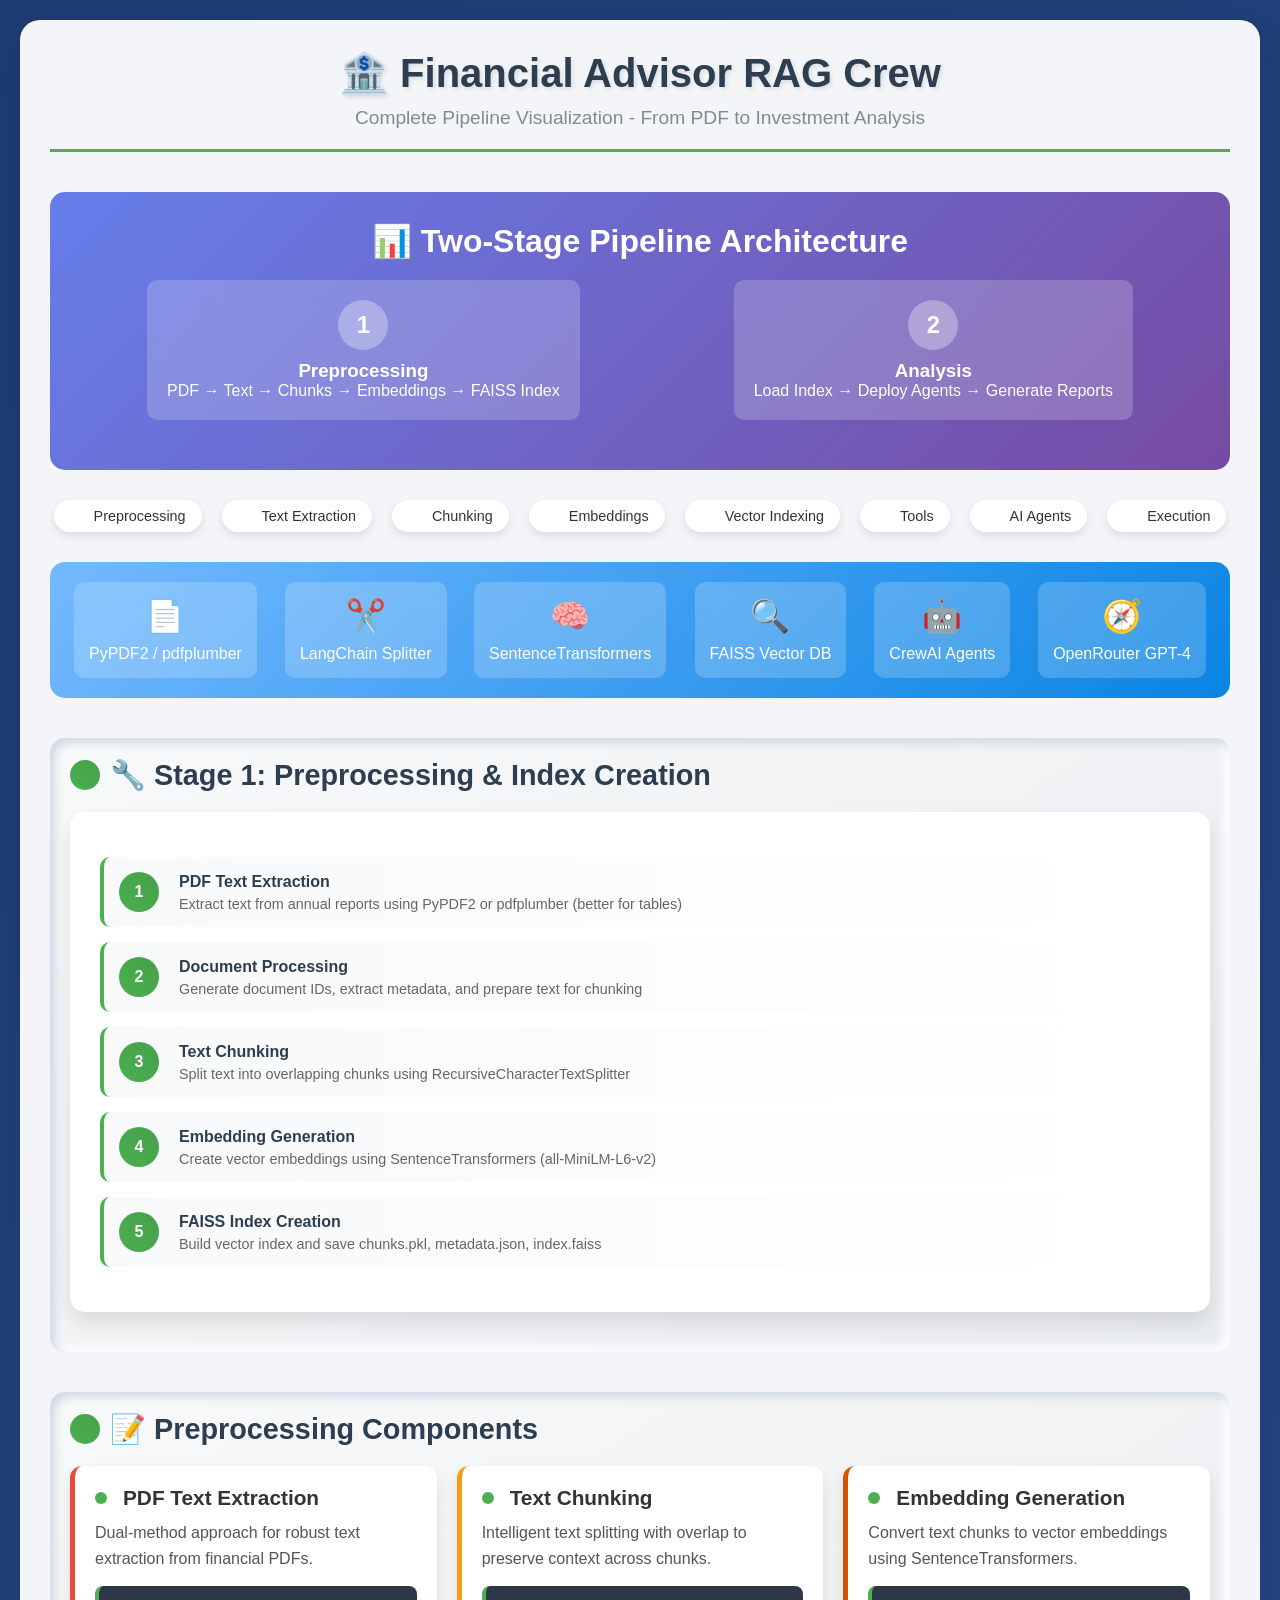
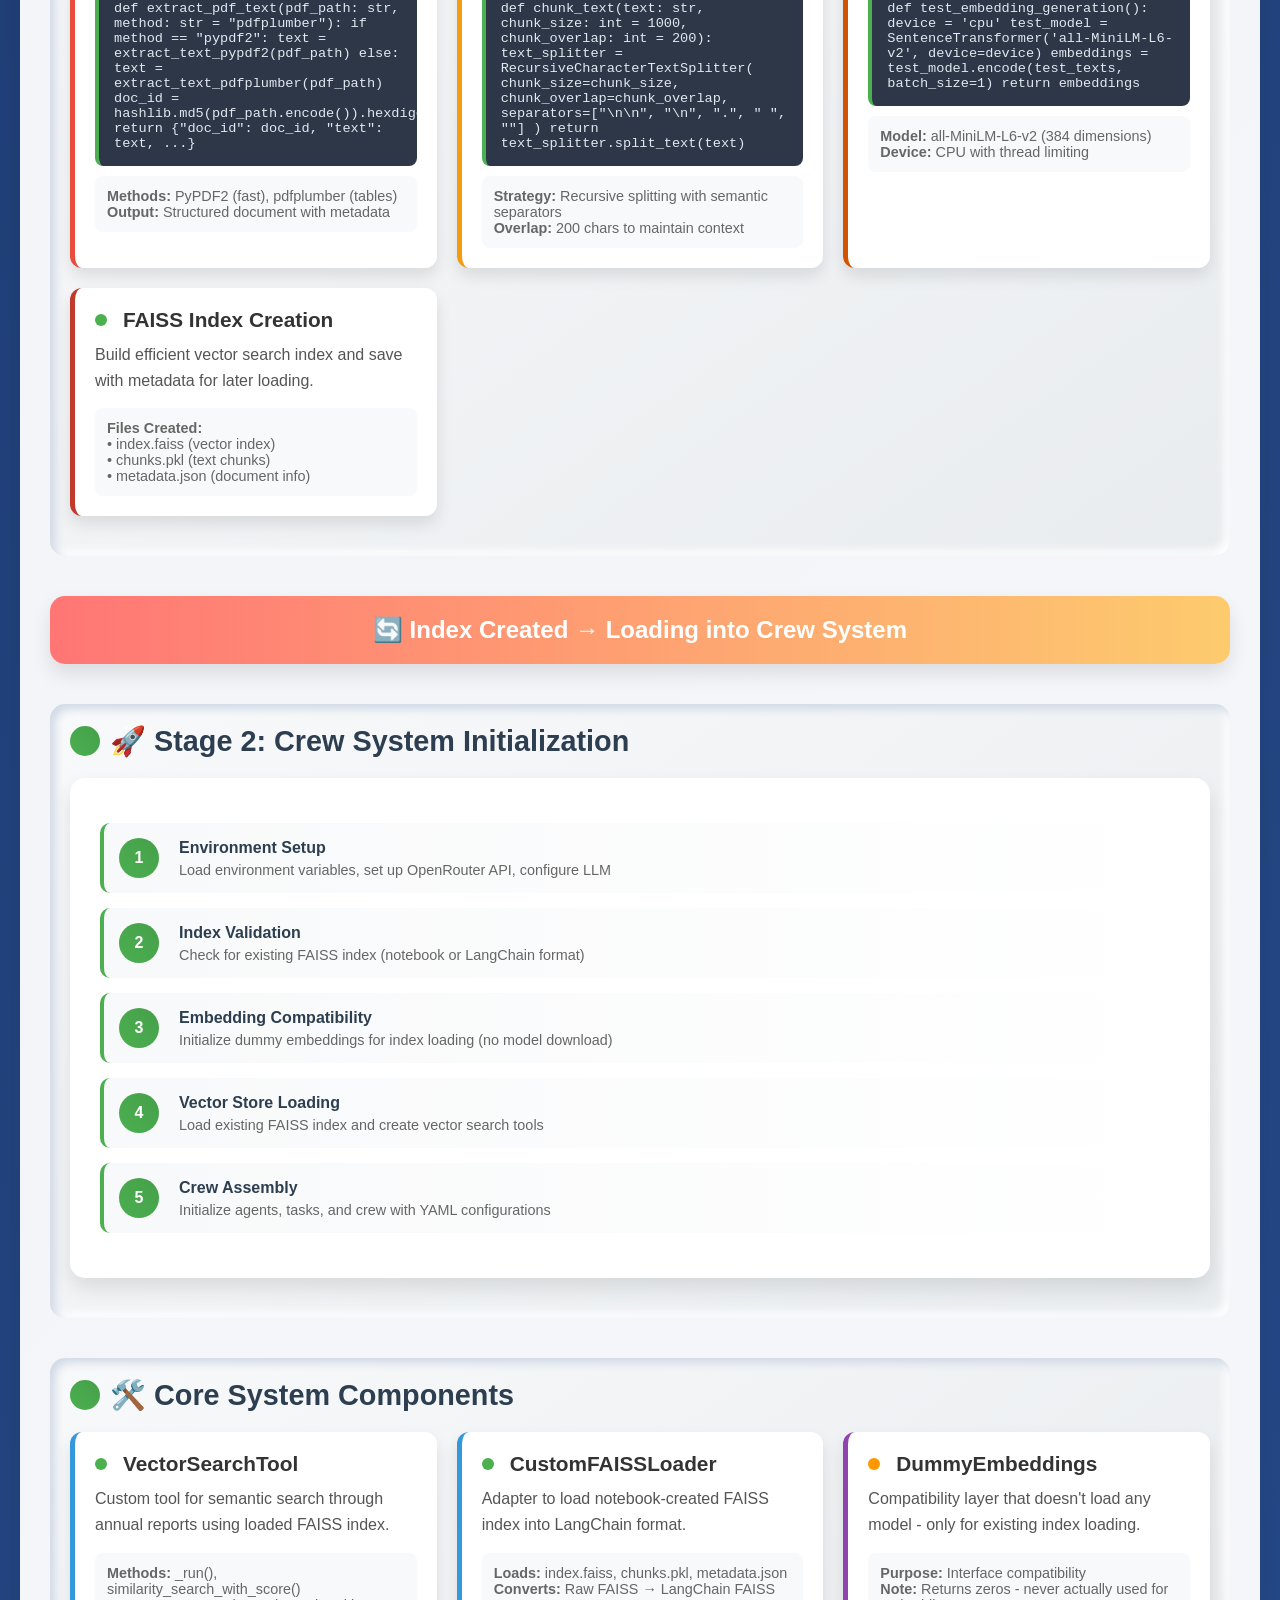
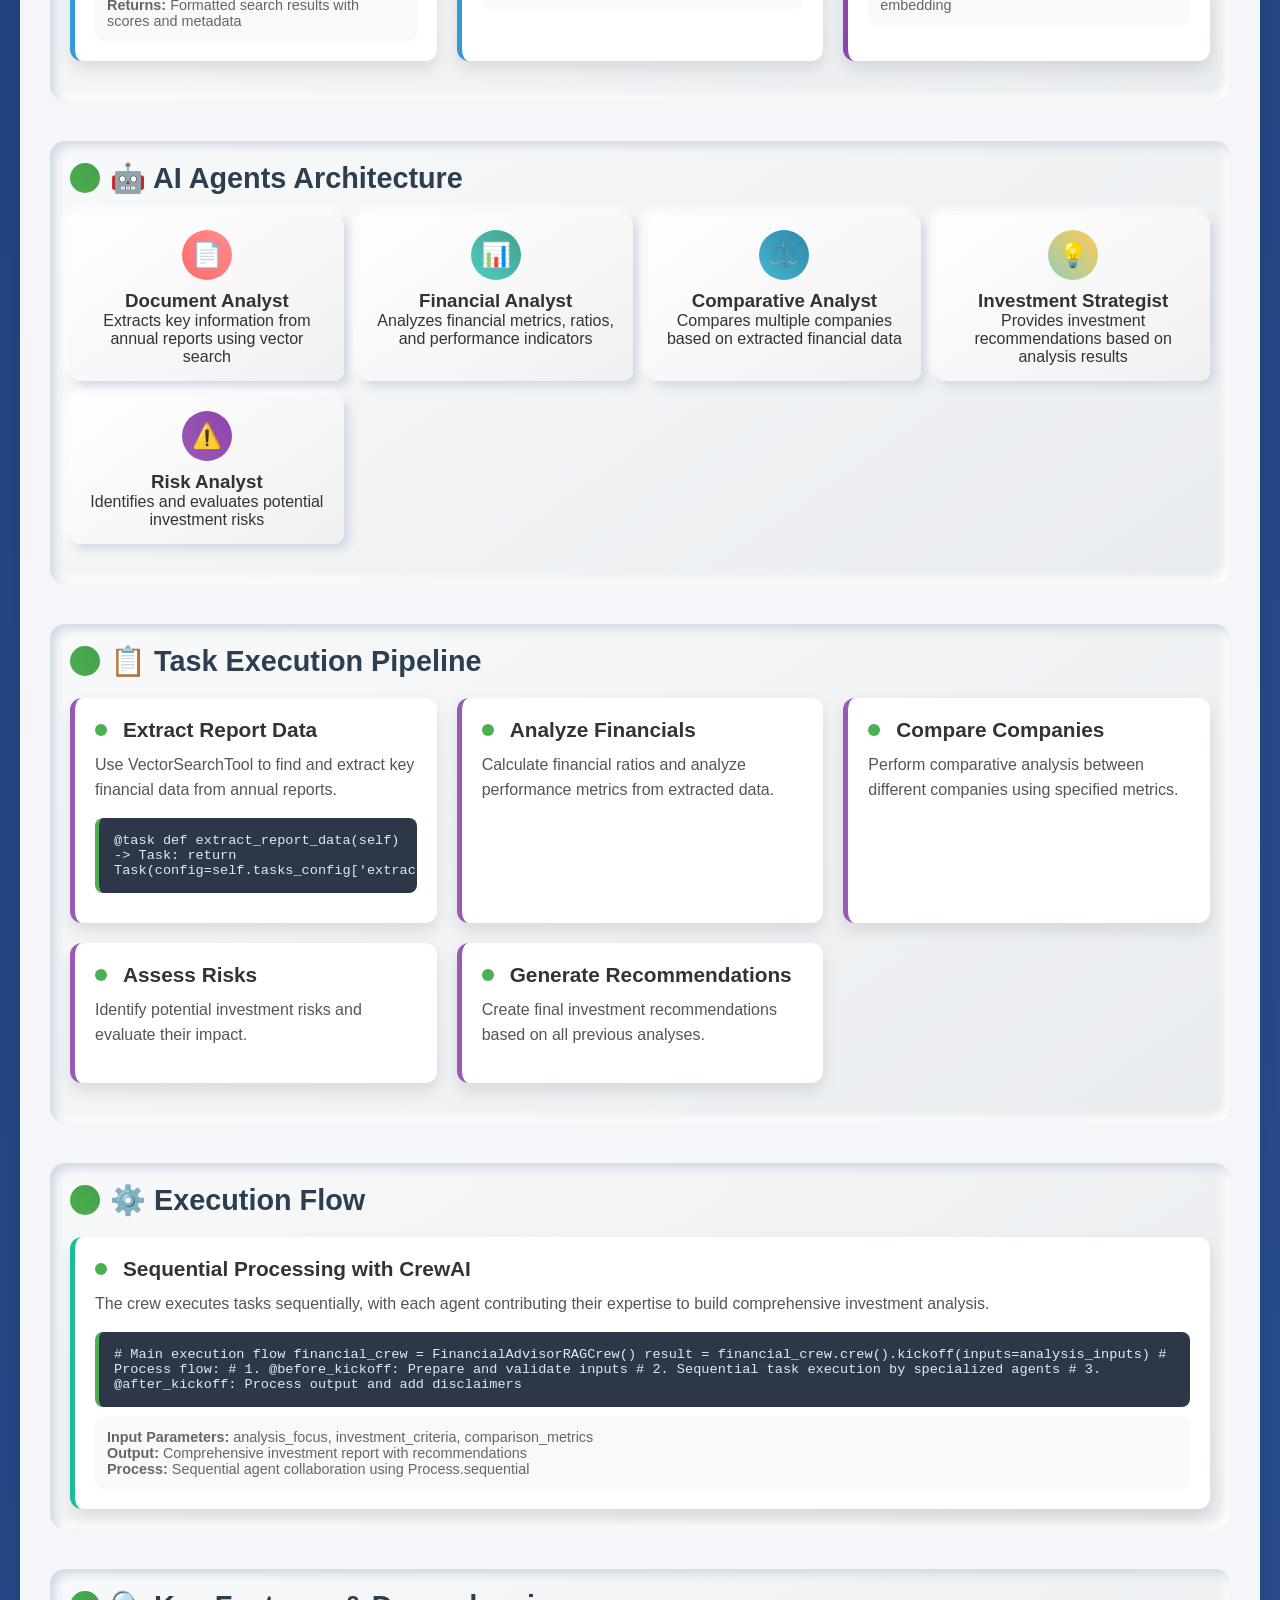
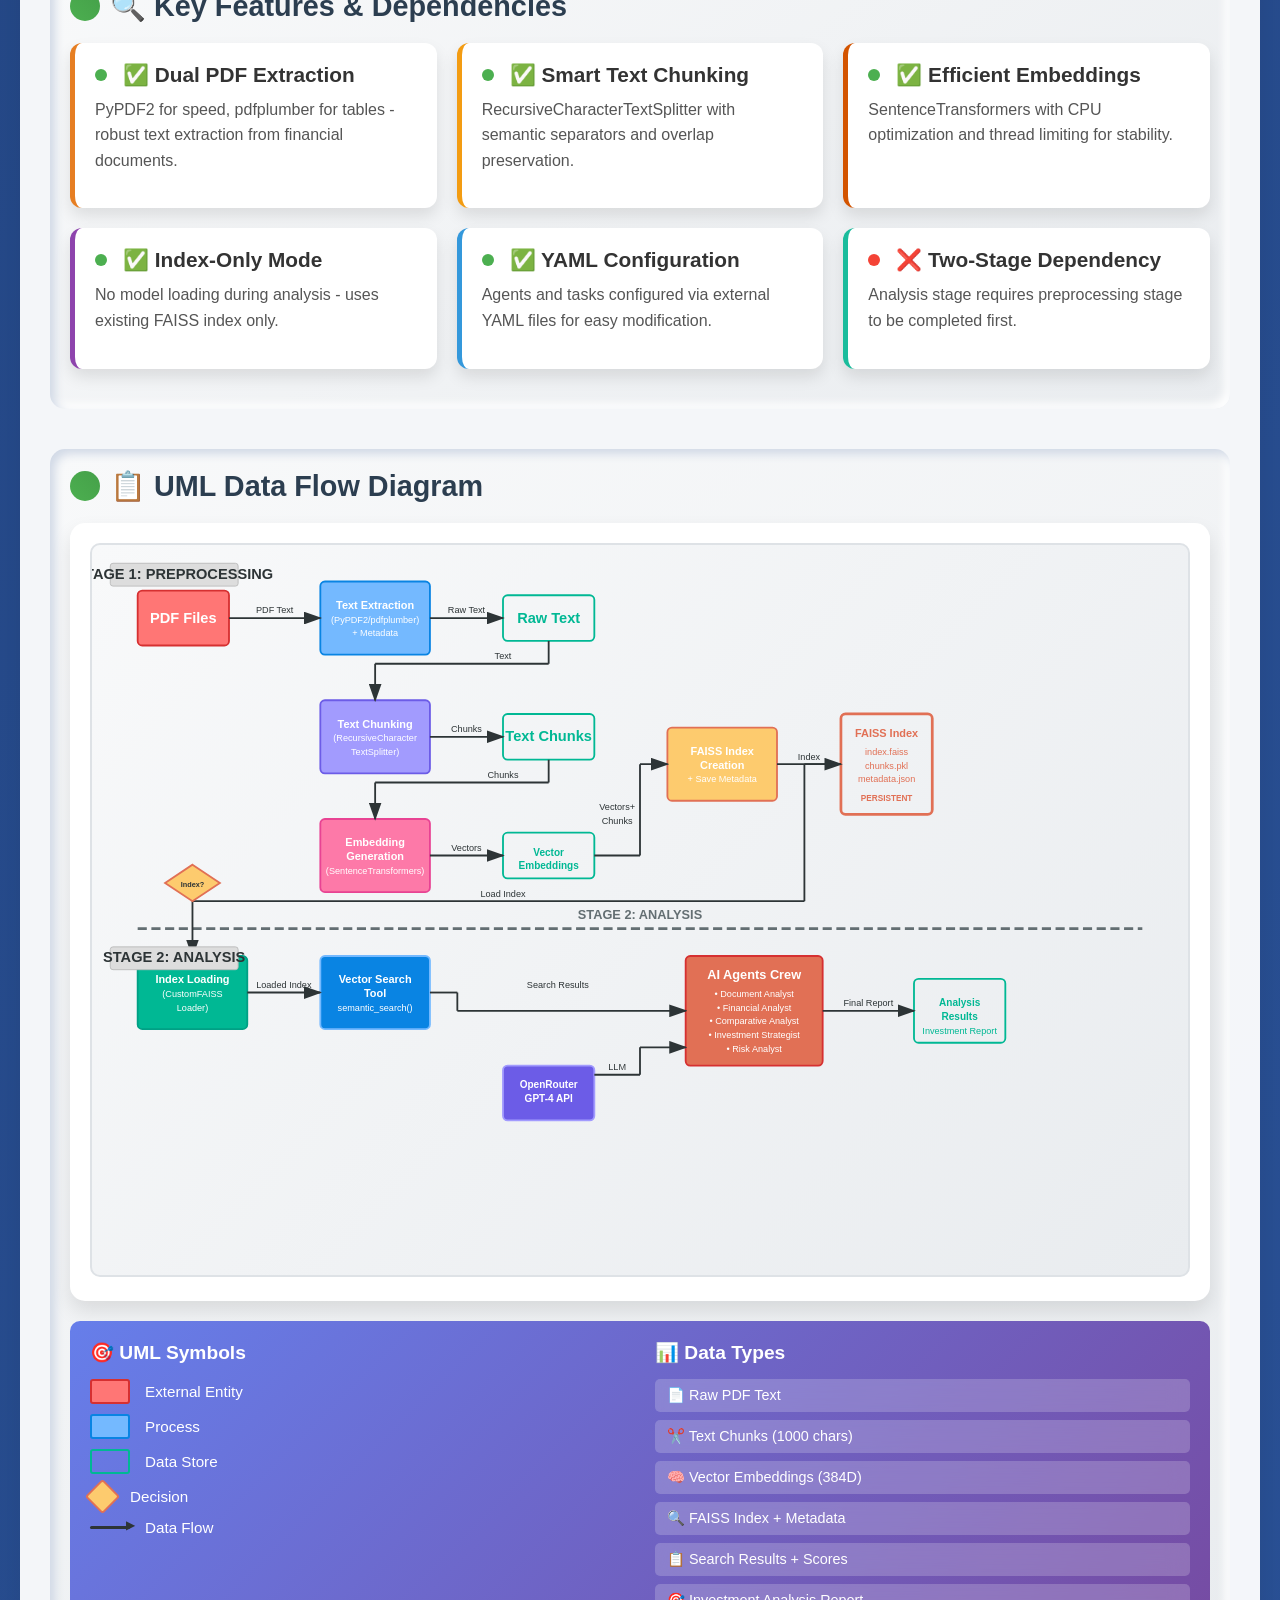
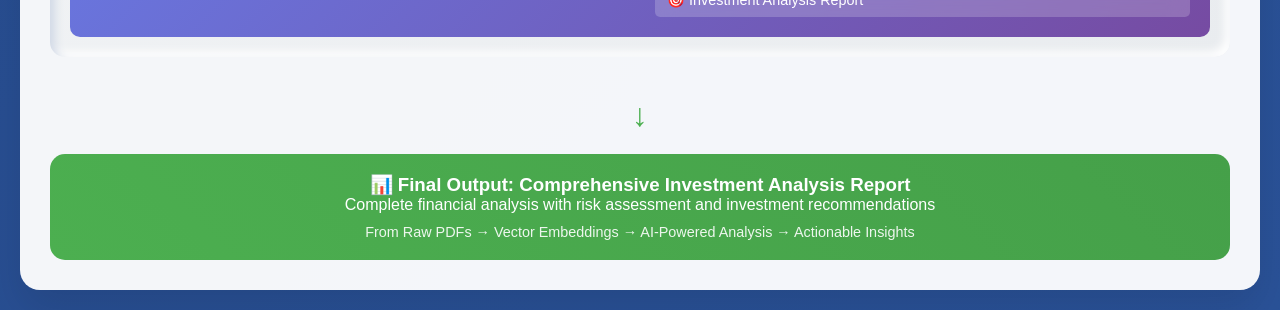
<file: Week11/Day_2/1_financial_rag_flow.html>
<!DOCTYPE html>
<html lang="en">
<head>
    <meta charset="UTF-8">
    <meta name="viewport" content="width=device-width, initial-scale=1.0">
    <title>Financial Advisor RAG Crew - Complete Pipeline</title>
    <style>
        * {
            margin: 0;
            padding: 0;
            box-sizing: border-box;
        }

        body {
            font-family: 'Segoe UI', Tahoma, Geneva, Verdana, sans-serif;
            background: linear-gradient(135deg, #1e3c72 0%, #2a5298 100%);
            color: #333;
            min-height: 100vh;
            padding: 20px;
        }

        .container {
            max-width: 1400px;
            margin: 0 auto;
            background: rgba(255, 255, 255, 0.95);
            border-radius: 20px;
            padding: 30px;
            box-shadow: 0 20px 40px rgba(0, 0, 0, 0.1);
        }

        .header {
            text-align: center;
            margin-bottom: 40px;
            padding-bottom: 20px;
            border-bottom: 3px solid #4CAF50;
        }

        .header h1 {
            color: #2c3e50;
            font-size: 2.5em;
            margin-bottom: 10px;
            text-shadow: 2px 2px 4px rgba(0,0,0,0.1);
        }

        .header p {
            color: #7f8c8d;
            font-size: 1.2em;
        }

        .pipeline-overview {
            background: linear-gradient(135deg, #667eea 0%, #764ba2 100%);
            color: white;
            padding: 30px;
            border-radius: 15px;
            margin: 30px 0;
            text-align: center;
        }

        .pipeline-overview h2 {
            font-size: 2em;
            margin-bottom: 15px;
        }

        .pipeline-stages {
            display: flex;
            justify-content: space-around;
            align-items: center;
            margin: 20px 0;
            flex-wrap: wrap;
            gap: 20px;
        }

        .stage {
            background: rgba(255, 255, 255, 0.2);
            padding: 20px;
            border-radius: 10px;
            text-align: center;
            min-width: 200px;
            backdrop-filter: blur(10px);
        }

        .stage-number {
            width: 50px;
            height: 50px;
            border-radius: 50%;
            background: rgba(255, 255, 255, 0.3);
            display: flex;
            align-items: center;
            justify-content: center;
            margin: 0 auto 10px;
            font-size: 1.5em;
            font-weight: bold;
        }

        .flow-section {
            margin: 40px 0;
            padding: 20px;
            border-radius: 15px;
            background: linear-gradient(145deg, #f8f9fa, #e9ecef);
            box-shadow: inset 5px 5px 10px #d1d9e6, inset -5px -5px 10px #ffffff;
        }

        .section-title {
            font-size: 1.8em;
            color: #2c3e50;
            margin-bottom: 20px;
            display: flex;
            align-items: center;
            gap: 10px;
        }

        .section-title::before {
            content: "";
            width: 30px;
            height: 30px;
            border-radius: 50%;
            background: linear-gradient(45deg, #4CAF50, #45a049);
        }

        .flow-grid {
            display: grid;
            grid-template-columns: repeat(auto-fit, minmax(300px, 1fr));
            gap: 20px;
            margin: 20px 0;
        }

        .flow-item {
            background: white;
            border-radius: 12px;
            padding: 20px;
            box-shadow: 0 8px 16px rgba(0, 0, 0, 0.1);
            transition: all 0.3s ease;
            border-left: 5px solid;
            cursor: pointer;
            position: relative;
            overflow: hidden;
        }

        .flow-item::before {
            content: "";
            position: absolute;
            top: 0;
            left: 0;
            right: 0;
            bottom: 0;
            background: linear-gradient(45deg, transparent, rgba(255,255,255,0.1));
            opacity: 0;
            transition: opacity 0.3s ease;
        }

        .flow-item:hover {
            transform: translateY(-5px);
            box-shadow: 0 12px 24px rgba(0, 0, 0, 0.2);
        }

        .flow-item:hover::before {
            opacity: 1;
        }

        .preprocessing { border-left-color: #e67e22; }
        .extraction { border-left-color: #e74c3c; }
        .chunking { border-left-color: #f39c12; }
        .embedding { border-left-color: #d35400; }
        .indexing { border-left-color: #c0392b; }
        .initialization { border-left-color: #8e44ad; }
        .tools { border-left-color: #3498db; }
        .agents { border-left-color: #2980b9; }
        .tasks { border-left-color: #9b59b6; }
        .execution { border-left-color: #1abc9c; }

        .item-title {
            font-size: 1.3em;
            font-weight: bold;
            margin-bottom: 10px;
            display: flex;
            align-items: center;
            gap: 8px;
        }

        .item-description {
            color: #555;
            line-height: 1.6;
            margin-bottom: 15px;
        }

        .item-details {
            background: #f8f9fa;
            border-radius: 8px;
            padding: 12px;
            margin-top: 10px;
            font-size: 0.9em;
            color: #666;
        }

        .flow-arrow {
            text-align: center;
            margin: 20px 0;
            font-size: 2em;
            color: #4CAF50;
            animation: bounce 2s infinite;
        }

        @keyframes bounce {
            0%, 20%, 50%, 80%, 100% { transform: translateY(0); }
            40% { transform: translateY(-10px); }
            60% { transform: translateY(-5px); }
        }

        .agents-grid {
            display: grid;
            grid-template-columns: repeat(auto-fit, minmax(250px, 1fr));
            gap: 15px;
            margin: 20px 0;
        }

        .agent-card {
            background: linear-gradient(145deg, #ffffff, #f0f0f0);
            border-radius: 10px;
            padding: 15px;
            text-align: center;
            box-shadow: 5px 5px 10px #d1d9e6, -5px -5px 10px #ffffff;
            transition: all 0.3s ease;
        }

        .agent-card:hover {
            transform: scale(1.05);
        }

        .agent-icon {
            width: 50px;
            height: 50px;
            border-radius: 50%;
            margin: 0 auto 10px;
            display: flex;
            align-items: center;
            justify-content: center;
            font-size: 1.5em;
            color: white;
        }

        .document-analyst .agent-icon { background: linear-gradient(45deg, #FF6B6B, #FF8E8E); }
        .financial-analyst .agent-icon { background: linear-gradient(45deg, #4ECDC4, #44A08D); }
        .comparative-analyst .agent-icon { background: linear-gradient(45deg, #45B7D1, #2E86AB); }
        .investment-strategist .agent-icon { background: linear-gradient(45deg, #96CEB4, #FECA57); }
        .risk-analyst .agent-icon { background: linear-gradient(45deg, #9B59B6, #8E44AD); }

        .code-snippet {
            background: #2d3748;
            color: #e2e8f0;
            padding: 15px;
            border-radius: 8px;
            margin: 10px 0;
            font-family: 'Courier New', monospace;
            font-size: 0.85em;
            overflow-x: auto;
            border-left: 4px solid #4CAF50;
        }

        .status-indicator {
            display: inline-block;
            width: 12px;
            height: 12px;
            border-radius: 50%;
            margin-right: 8px;
        }

        .status-success { background: #4CAF50; }
        .status-warning { background: #ff9800; }
        .status-error { background: #f44336; }

        .legend {
            display: flex;
            justify-content: center;
            gap: 20px;
            margin: 30px 0;
            flex-wrap: wrap;
        }

        .legend-item {
            display: flex;
            align-items: center;
            gap: 8px;
            padding: 8px 16px;
            background: white;
            border-radius: 20px;
            box-shadow: 0 4px 8px rgba(0,0,0,0.1);
            font-size: 0.9em;
        }

        .legend-color {
            width: 16px;
            height: 16px;
            border-radius: 3px;
        }

        .workflow-diagram {
            background: white;
            border-radius: 15px;
            padding: 30px;
            margin: 20px 0;
            box-shadow: 0 10px 20px rgba(0,0,0,0.1);
        }

        .workflow-step {
            display: flex;
            align-items: center;
            margin: 15px 0;
            padding: 15px;
            background: linear-gradient(90deg, #f8f9fa, #ffffff);
            border-radius: 10px;
            border-left: 4px solid #4CAF50;
        }

        .step-number {
            width: 40px;
            height: 40px;
            border-radius: 50%;
            background: linear-gradient(45deg, #4CAF50, #45a049);
            color: white;
            display: flex;
            align-items: center;
            justify-content: center;
            font-weight: bold;
            margin-right: 20px;
            flex-shrink: 0;
        }

        .step-content {
            flex: 1;
        }

        .step-title {
            font-weight: bold;
            color: #2c3e50;
            margin-bottom: 5px;
        }

        .step-description {
            color: #666;
            font-size: 0.9em;
        }

        .phase-separator {
            background: linear-gradient(90deg, #ff7675, #fdcb6e);
            color: white;
            padding: 20px;
            border-radius: 15px;
            text-align: center;
            margin: 40px 0;
            font-size: 1.5em;
            font-weight: bold;
            box-shadow: 0 10px 20px rgba(0,0,0,0.1);
        }

        .tech-stack {
            display: flex;
            justify-content: space-around;
            align-items: center;
            background: linear-gradient(135deg, #74b9ff, #0984e3);
            color: white;
            padding: 20px;
            border-radius: 15px;
            margin: 20px 0;
            flex-wrap: wrap;
            gap: 20px;
        }

        .tech-item {
            text-align: center;
            background: rgba(255, 255, 255, 0.2);
            padding: 15px;
            border-radius: 10px;
            backdrop-filter: blur(10px);
            min-width: 120px;
        }

        .tech-icon {
            font-size: 2em;
            margin-bottom: 10px;
        }

        .uml-container {
            background: white;
            border-radius: 15px;
            padding: 20px;
            margin: 20px 0;
            box-shadow: 0 10px 20px rgba(0,0,0,0.1);
            overflow-x: auto;
        }

        .uml-diagram {
            width: 100%;
            height: auto;
            background: linear-gradient(135deg, #f8f9fa 0%, #e9ecef 100%);
            border-radius: 10px;
            border: 2px solid #dee2e6;
        }

        .uml-legend {
            display: grid;
            grid-template-columns: 1fr 1fr;
            gap: 30px;
            margin-top: 20px;
            padding: 20px;
            background: linear-gradient(135deg, #667eea 0%, #764ba2 100%);
            border-radius: 10px;
            color: white;
        }

        .uml-legend-section h4 {
            margin-bottom: 15px;
            font-size: 1.2em;
            color: #fff;
        }

        .legend-symbols {
            display: flex;
            flex-direction: column;
            gap: 10px;
        }

        .symbol-item {
            display: flex;
            align-items: center;
            gap: 15px;
            font-size: 0.95em;
        }

        .symbol {
            width: 40px;
            height: 25px;
            border-radius: 3px;
            flex-shrink: 0;
        }

        .external-symbol {
            background: #ff7675;
            border: 2px solid #d63031;
        }

        .process-symbol {
            background: #74b9ff;
            border: 2px solid #0984e3;
        }

        .datastore-symbol {
            background: none;
            border: 2px solid #00b894;
        }

        .decision-symbol {
            background: #fdcb6e;
            border: 2px solid #e17055;
            transform: rotate(45deg);
            width: 25px;
            height: 25px;
        }

        .flow-symbol {
            background: #2d3436;
            height: 3px;
            position: relative;
        }

        .flow-symbol::after {
            content: "▶";
            position: absolute;
            right: -5px;
            top: -8px;
            color: #2d3436;
            font-size: 12px;
        }

        .data-types {
            display: flex;
            flex-direction: column;
            gap: 8px;
        }

        .data-type {
            background: rgba(255, 255, 255, 0.2);
            padding: 8px 12px;
            border-radius: 5px;
            font-size: 0.9em;
            backdrop-filter: blur(10px);
        }

        @media (max-width: 768px) {
            .container {
                padding: 20px;
            }
            
            .header h1 {
                font-size: 2em;
            }
            
            .flow-grid {
                grid-template-columns: 1fr;
            }
            
            .legend {
                flex-direction: column;
                align-items: center;
            }
            
            .pipeline-stages {
                flex-direction: column;
            }
            
            .tech-stack {
                flex-direction: column;
            }

            .uml-legend {
                grid-template-columns: 1fr;
                gap: 20px;
            }

            .uml-container {
                padding: 10px;
            }
        }
    </style>
</head>
<body>
    <div class="container">
        <div class="header">
            <h1>🏦 Financial Advisor RAG Crew</h1>
            <p>Complete Pipeline Visualization - From PDF to Investment Analysis</p>
        </div>

        <div class="pipeline-overview">
            <h2>📊 Two-Stage Pipeline Architecture</h2>
            <div class="pipeline-stages">
                <div class="stage">
                    <div class="stage-number">1</div>
                    <h3>Preprocessing</h3>
                    <p>PDF → Text → Chunks → Embeddings → FAISS Index</p>
                </div>
                <div class="stage">
                    <div class="stage-number">2</div>
                    <h3>Analysis</h3>
                    <p>Load Index → Deploy Agents → Generate Reports</p>
                </div>
            </div>
        </div>

        <div class="legend">
            <div class="legend-item">
                <div class="legend-color preprocessing"></div>
                <span>Preprocessing</span>
            </div>
            <div class="legend-item">
                <div class="legend-color extraction"></div>
                <span>Text Extraction</span>
            </div>
            <div class="legend-item">
                <div class="legend-color chunking"></div>
                <span>Chunking</span>
            </div>
            <div class="legend-item">
                <div class="legend-color embedding"></div>
                <span>Embeddings</span>
            </div>
            <div class="legend-item">
                <div class="legend-color indexing"></div>
                <span>Vector Indexing</span>
            </div>
            <div class="legend-item">
                <div class="legend-color tools"></div>
                <span>Tools</span>
            </div>
            <div class="legend-item">
                <div class="legend-color agents"></div>
                <span>AI Agents</span>
            </div>
            <div class="legend-item">
                <div class="legend-color execution"></div>
                <span>Execution</span>
            </div>
        </div>

        <div class="tech-stack">
            <div class="tech-item">
                <div class="tech-icon">📄</div>
                <div>PyPDF2 / pdfplumber</div>
            </div>
            <div class="tech-item">
                <div class="tech-icon">✂️</div>
                <div>LangChain Splitter</div>
            </div>
            <div class="tech-item">
                <div class="tech-icon">🧠</div>
                <div>SentenceTransformers</div>
            </div>
            <div class="tech-item">
                <div class="tech-icon">🔍</div>
                <div>FAISS Vector DB</div>
            </div>
            <div class="tech-item">
                <div class="tech-icon">🤖</div>
                <div>CrewAI Agents</div>
            </div>
            <div class="tech-item">
                <div class="tech-icon">🧭</div>
                <div>OpenRouter GPT-4</div>
            </div>
        </div>

        <div class="flow-section">
            <h2 class="section-title">🔧 Stage 1: Preprocessing & Index Creation</h2>
            <div class="workflow-diagram">
                <div class="workflow-step">
                    <div class="step-number">1</div>
                    <div class="step-content">
                        <div class="step-title">PDF Text Extraction</div>
                        <div class="step-description">Extract text from annual reports using PyPDF2 or pdfplumber (better for tables)</div>
                    </div>
                </div>
                <div class="workflow-step">
                    <div class="step-number">2</div>
                    <div class="step-content">
                        <div class="step-title">Document Processing</div>
                        <div class="step-description">Generate document IDs, extract metadata, and prepare text for chunking</div>
                    </div>
                </div>
                <div class="workflow-step">
                    <div class="step-number">3</div>
                    <div class="step-content">
                        <div class="step-title">Text Chunking</div>
                        <div class="step-description">Split text into overlapping chunks using RecursiveCharacterTextSplitter</div>
                    </div>
                </div>
                <div class="workflow-step">
                    <div class="step-number">4</div>
                    <div class="step-content">
                        <div class="step-title">Embedding Generation</div>
                        <div class="step-description">Create vector embeddings using SentenceTransformers (all-MiniLM-L6-v2)</div>
                    </div>
                </div>
                <div class="workflow-step">
                    <div class="step-number">5</div>
                    <div class="step-content">
                        <div class="step-title">FAISS Index Creation</div>
                        <div class="step-description">Build vector index and save chunks.pkl, metadata.json, index.faiss</div>
                    </div>
                </div>
            </div>
        </div>

        <div class="flow-section">
            <h2 class="section-title">📝 Preprocessing Components</h2>
            <div class="flow-grid">
                <div class="flow-item extraction">
                    <div class="item-title">
                        <span class="status-indicator status-success"></span>
                        PDF Text Extraction
                    </div>
                    <div class="item-description">
                        Dual-method approach for robust text extraction from financial PDFs.
                    </div>
                    <div class="code-snippet">
def extract_pdf_text(pdf_path: str, method: str = "pdfplumber"):
    if method == "pypdf2":
        text = extract_text_pypdf2(pdf_path)
    else:
        text = extract_text_pdfplumber(pdf_path)
    
    doc_id = hashlib.md5(pdf_path.encode()).hexdigest()
    return {"doc_id": doc_id, "text": text, ...}
                    </div>
                    <div class="item-details">
                        <strong>Methods:</strong> PyPDF2 (fast), pdfplumber (tables)<br>
                        <strong>Output:</strong> Structured document with metadata
                    </div>
                </div>

                <div class="flow-item chunking">
                    <div class="item-title">
                        <span class="status-indicator status-success"></span>
                        Text Chunking
                    </div>
                    <div class="item-description">
                        Intelligent text splitting with overlap to preserve context across chunks.
                    </div>
                    <div class="code-snippet">
def chunk_text(text: str, chunk_size: int = 1000, chunk_overlap: int = 200):
    text_splitter = RecursiveCharacterTextSplitter(
        chunk_size=chunk_size,
        chunk_overlap=chunk_overlap,
        separators=["\n\n", "\n", ".", " ", ""]
    )
    return text_splitter.split_text(text)
                    </div>
                    <div class="item-details">
                        <strong>Strategy:</strong> Recursive splitting with semantic separators<br>
                        <strong>Overlap:</strong> 200 chars to maintain context
                    </div>
                </div>

                <div class="flow-item embedding">
                    <div class="item-title">
                        <span class="status-indicator status-success"></span>
                        Embedding Generation
                    </div>
                    <div class="item-description">
                        Convert text chunks to vector embeddings using SentenceTransformers.
                    </div>
                    <div class="code-snippet">
def test_embedding_generation():
    device = 'cpu'
    test_model = SentenceTransformer('all-MiniLM-L6-v2', device=device)
    embeddings = test_model.encode(test_texts, batch_size=1)
    return embeddings
                    </div>
                    <div class="item-details">
                        <strong>Model:</strong> all-MiniLM-L6-v2 (384 dimensions)<br>
                        <strong>Device:</strong> CPU with thread limiting
                    </div>
                </div>

                <div class="flow-item indexing">
                    <div class="item-title">
                        <span class="status-indicator status-success"></span>
                        FAISS Index Creation
                    </div>
                    <div class="item-description">
                        Build efficient vector search index and save with metadata for later loading.
                    </div>
                    <div class="item-details">
                        <strong>Files Created:</strong><br>
                        • index.faiss (vector index)<br>
                        • chunks.pkl (text chunks)<br>
                        • metadata.json (document info)
                    </div>
                </div>
            </div>
        </div>

        <div class="phase-separator">
            🔄 Index Created → Loading into Crew System
        </div>

        <div class="flow-section">
            <h2 class="section-title">🚀 Stage 2: Crew System Initialization</h2>
            <div class="workflow-diagram">
                <div class="workflow-step">
                    <div class="step-number">1</div>
                    <div class="step-content">
                        <div class="step-title">Environment Setup</div>
                        <div class="step-description">Load environment variables, set up OpenRouter API, configure LLM</div>
                    </div>
                </div>
                <div class="workflow-step">
                    <div class="step-number">2</div>
                    <div class="step-content">
                        <div class="step-title">Index Validation</div>
                        <div class="step-description">Check for existing FAISS index (notebook or LangChain format)</div>
                    </div>
                </div>
                <div class="workflow-step">
                    <div class="step-number">3</div>
                    <div class="step-content">
                        <div class="step-title">Embedding Compatibility</div>
                        <div class="step-description">Initialize dummy embeddings for index loading (no model download)</div>
                    </div>
                </div>
                <div class="workflow-step">
                    <div class="step-number">4</div>
                    <div class="step-content">
                        <div class="step-title">Vector Store Loading</div>
                        <div class="step-description">Load existing FAISS index and create vector search tools</div>
                    </div>
                </div>
                <div class="workflow-step">
                    <div class="step-number">5</div>
                    <div class="step-content">
                        <div class="step-title">Crew Assembly</div>
                        <div class="step-description">Initialize agents, tasks, and crew with YAML configurations</div>
                    </div>
                </div>
            </div>
        </div>

        <div class="flow-section">
            <h2 class="section-title">🛠️ Core System Components</h2>
            <div class="flow-grid">
                <div class="flow-item tools">
                    <div class="item-title">
                        <span class="status-indicator status-success"></span>
                        VectorSearchTool
                    </div>
                    <div class="item-description">
                        Custom tool for semantic search through annual reports using loaded FAISS index.
                    </div>
                    <div class="item-details">
                        <strong>Methods:</strong> _run(), similarity_search_with_score()<br>
                        <strong>Returns:</strong> Formatted search results with scores and metadata
                    </div>
                </div>

                <div class="flow-item tools">
                    <div class="item-title">
                        <span class="status-indicator status-success"></span>
                        CustomFAISSLoader
                    </div>
                    <div class="item-description">
                        Adapter to load notebook-created FAISS index into LangChain format.
                    </div>
                    <div class="item-details">
                        <strong>Loads:</strong> index.faiss, chunks.pkl, metadata.json<br>
                        <strong>Converts:</strong> Raw FAISS → LangChain FAISS
                    </div>
                </div>

                <div class="flow-item initialization">
                    <div class="item-title">
                        <span class="status-indicator status-warning"></span>
                        DummyEmbeddings
                    </div>
                    <div class="item-description">
                        Compatibility layer that doesn't load any model - only for existing index loading.
                    </div>
                    <div class="item-details">
                        <strong>Purpose:</strong> Interface compatibility<br>
                        <strong>Note:</strong> Returns zeros - never actually used for embedding
                    </div>
                </div>
            </div>
        </div>

        <div class="flow-section">
            <h2 class="section-title">🤖 AI Agents Architecture</h2>
            <div class="agents-grid">
                <div class="agent-card document-analyst">
                    <div class="agent-icon">📄</div>
                    <h3>Document Analyst</h3>
                    <p>Extracts key information from annual reports using vector search</p>
                </div>
                <div class="agent-card financial-analyst">
                    <div class="agent-icon">📊</div>
                    <h3>Financial Analyst</h3>
                    <p>Analyzes financial metrics, ratios, and performance indicators</p>
                </div>
                <div class="agent-card comparative-analyst">
                    <div class="agent-icon">⚖️</div>
                    <h3>Comparative Analyst</h3>
                    <p>Compares multiple companies based on extracted financial data</p>
                </div>
                <div class="agent-card investment-strategist">
                    <div class="agent-icon">💡</div>
                    <h3>Investment Strategist</h3>
                    <p>Provides investment recommendations based on analysis results</p>
                </div>
                <div class="agent-card risk-analyst">
                    <div class="agent-icon">⚠️</div>
                    <h3>Risk Analyst</h3>
                    <p>Identifies and evaluates potential investment risks</p>
                </div>
            </div>
        </div>

        <div class="flow-section">
            <h2 class="section-title">📋 Task Execution Pipeline</h2>
            <div class="flow-grid">
                <div class="flow-item tasks">
                    <div class="item-title">
                        <span class="status-indicator status-success"></span>
                        Extract Report Data
                    </div>
                    <div class="item-description">
                        Use VectorSearchTool to find and extract key financial data from annual reports.
                    </div>
                    <div class="code-snippet">
@task
def extract_report_data(self) -> Task:
    return Task(config=self.tasks_config['extract_report_data'])
                    </div>
                </div>

                <div class="flow-item tasks">
                    <div class="item-title">
                        <span class="status-indicator status-success"></span>
                        Analyze Financials
                    </div>
                    <div class="item-description">
                        Calculate financial ratios and analyze performance metrics from extracted data.
                    </div>
                </div>

                <div class="flow-item tasks">
                    <div class="item-title">
                        <span class="status-indicator status-success"></span>
                        Compare Companies
                    </div>
                    <div class="item-description">
                        Perform comparative analysis between different companies using specified metrics.
                    </div>
                </div>

                <div class="flow-item tasks">
                    <div class="item-title">
                        <span class="status-indicator status-success"></span>
                        Assess Risks
                    </div>
                    <div class="item-description">
                        Identify potential investment risks and evaluate their impact.
                    </div>
                </div>

                <div class="flow-item tasks">
                    <div class="item-title">
                        <span class="status-indicator status-success"></span>
                        Generate Recommendations
                    </div>
                    <div class="item-description">
                        Create final investment recommendations based on all previous analyses.
                    </div>
                </div>
            </div>
        </div>

        <div class="flow-section">
            <h2 class="section-title">⚙️ Execution Flow</h2>
            <div class="flow-item execution">
                <div class="item-title">
                    <span class="status-indicator status-success"></span>
                    Sequential Processing with CrewAI
                </div>
                <div class="item-description">
                    The crew executes tasks sequentially, with each agent contributing their expertise to build comprehensive investment analysis.
                </div>
                <div class="code-snippet">
# Main execution flow
financial_crew = FinancialAdvisorRAGCrew()
result = financial_crew.crew().kickoff(inputs=analysis_inputs)

# Process flow:
# 1. @before_kickoff: Prepare and validate inputs
# 2. Sequential task execution by specialized agents
# 3. @after_kickoff: Process output and add disclaimers
                </div>
                <div class="item-details">
                    <strong>Input Parameters:</strong> analysis_focus, investment_criteria, comparison_metrics<br>
                    <strong>Output:</strong> Comprehensive investment report with recommendations<br>
                    <strong>Process:</strong> Sequential agent collaboration using Process.sequential
                </div>
            </div>
        </div>

        <div class="flow-section">
            <h2 class="section-title">🔍 Key Features & Dependencies</h2>
            <div class="flow-grid">
                <div class="flow-item preprocessing">
                    <div class="item-title">
                        <span class="status-indicator status-success"></span>
                        ✅ Dual PDF Extraction
                    </div>
                    <div class="item-description">
                        PyPDF2 for speed, pdfplumber for tables - robust text extraction from financial documents.
                    </div>
                </div>

                <div class="flow-item chunking">
                    <div class="item-title">
                        <span class="status-indicator status-success"></span>
                        ✅ Smart Text Chunking
                    </div>
                    <div class="item-description">
                        RecursiveCharacterTextSplitter with semantic separators and overlap preservation.
                    </div>
                </div>

                <div class="flow-item embedding">
                    <div class="item-title">
                        <span class="status-indicator status-success"></span>
                        ✅ Efficient Embeddings
                    </div>
                    <div class="item-description">
                        SentenceTransformers with CPU optimization and thread limiting for stability.
                    </div>
                </div>

                <div class="flow-item initialization">
                    <div class="item-title">
                        <span class="status-indicator status-success"></span>
                        ✅ Index-Only Mode
                    </div>
                    <div class="item-description">
                        No model loading during analysis - uses existing FAISS index only.
                    </div>
                </div>

                <div class="flow-item tools">
                    <div class="item-title">
                        <span class="status-indicator status-success"></span>
                        ✅ YAML Configuration
                    </div>
                    <div class="item-description">
                        Agents and tasks configured via external YAML files for easy modification.
                    </div>
                </div>

                <div class="flow-item execution">
                    <div class="item-title">
                        <span class="status-indicator status-error"></span>
                        ❌ Two-Stage Dependency
                    </div>
                    <div class="item-description">
                        Analysis stage requires preprocessing stage to be completed first.
                    </div>
                </div>
            </div>
        </div>

        <div class="flow-section">
            <h2 class="section-title">📋 UML Data Flow Diagram</h2>
            <div class="uml-container">
                <svg viewBox="0 0 1200 800" class="uml-diagram">
                    <!-- External Entities -->
                    <g class="external-entity">
                        <rect x="50" y="50" width="100" height="60" fill="#ff7675" stroke="#d63031" stroke-width="2" rx="5"/>
                        <text x="100" y="85" text-anchor="middle" fill="white" font-weight="bold">PDF Files</text>
                    </g>

                    <!-- Process 1: Text Extraction -->
                    <g class="process">
                        <rect x="250" y="40" width="120" height="80" fill="#74b9ff" stroke="#0984e3" stroke-width="2" rx="5"/>
                        <text x="310" y="70" text-anchor="middle" fill="white" font-size="12" font-weight="bold">Text Extraction</text>
                        <text x="310" y="85" text-anchor="middle" fill="white" font-size="10">(PyPDF2/pdfplumber)</text>
                        <text x="310" y="100" text-anchor="middle" fill="white" font-size="10">+ Metadata</text>
                    </g>

                    <!-- Data Store 1: Raw Text -->
                    <g class="data-store">
                        <rect x="450" y="55" width="100" height="50" fill="none" stroke="#00b894" stroke-width="2" rx="5"/>
                        <text x="500" y="85" text-anchor="middle" fill="#00b894" font-weight="bold">Raw Text</text>
                    </g>

                    <!-- Process 2: Text Chunking -->
                    <g class="process">
                        <rect x="250" y="170" width="120" height="80" fill="#a29bfe" stroke="#6c5ce7" stroke-width="2" rx="5"/>
                        <text x="310" y="200" text-anchor="middle" fill="white" font-size="12" font-weight="bold">Text Chunking</text>
                        <text x="310" y="215" text-anchor="middle" fill="white" font-size="10">(RecursiveCharacter</text>
                        <text x="310" y="230" text-anchor="middle" fill="white" font-size="10">TextSplitter)</text>
                    </g>

                    <!-- Data Store 2: Chunks -->
                    <g class="data-store">
                        <rect x="450" y="185" width="100" height="50" fill="none" stroke="#00b894" stroke-width="2" rx="5"/>
                        <text x="500" y="215" text-anchor="middle" fill="#00b894" font-weight="bold">Text Chunks</text>
                    </g>

                    <!-- Process 3: Embedding Generation -->
                    <g class="process">
                        <rect x="250" y="300" width="120" height="80" fill="#fd79a8" stroke="#e84393" stroke-width="2" rx="5"/>
                        <text x="310" y="330" text-anchor="middle" fill="white" font-size="12" font-weight="bold">Embedding</text>
                        <text x="310" y="345" text-anchor="middle" fill="white" font-size="12" font-weight="bold">Generation</text>
                        <text x="310" y="360" text-anchor="middle" fill="white" font-size="10">(SentenceTransformers)</text>
                    </g>

                    <!-- Data Store 3: Vector Embeddings -->
                    <g class="data-store">
                        <rect x="450" y="315" width="100" height="50" fill="none" stroke="#00b894" stroke-width="2" rx="5"/>
                        <text x="500" y="340" text-anchor="middle" fill="#00b894" font-size="11" font-weight="bold">Vector</text>
                        <text x="500" y="355" text-anchor="middle" fill="#00b894" font-size="11" font-weight="bold">Embeddings</text>
                    </g>

                    <!-- Process 4: Index Creation -->
                    <g class="process">
                        <rect x="630" y="200" width="120" height="80" fill="#fdcb6e" stroke="#e17055" stroke-width="2" rx="5"/>
                        <text x="690" y="230" text-anchor="middle" fill="white" font-size="12" font-weight="bold">FAISS Index</text>
                        <text x="690" y="245" text-anchor="middle" fill="white" font-size="12" font-weight="bold">Creation</text>
                        <text x="690" y="260" text-anchor="middle" fill="white" font-size="10">+ Save Metadata</text>
                    </g>

                    <!-- Data Store 4: FAISS Index -->
                    <g class="data-store">
                        <rect x="820" y="185" width="100" height="110" fill="none" stroke="#e17055" stroke-width="3" rx="5"/>
                        <text x="870" y="210" text-anchor="middle" fill="#e17055" font-weight="bold" font-size="12">FAISS Index</text>
                        <text x="870" y="230" text-anchor="middle" fill="#e17055" font-size="10">index.faiss</text>
                        <text x="870" y="245" text-anchor="middle" fill="#e17055" font-size="10">chunks.pkl</text>
                        <text x="870" y="260" text-anchor="middle" fill="#e17055" font-size="10">metadata.json</text>
                        <text x="870" y="280" text-anchor="middle" fill="#e17055" font-size="9" font-weight="bold">PERSISTENT</text>
                    </g>

                    <!-- === STAGE 2 SEPARATOR === -->
                    <line x1="50" y1="420" x2="1150" y2="420" stroke="#636e72" stroke-width="3" stroke-dasharray="10,5"/>
                    <text x="600" y="410" text-anchor="middle" fill="#636e72" font-weight="bold" font-size="14">STAGE 2: ANALYSIS</text>

                    <!-- Process 5: Index Loading -->
                    <g class="process">
                        <rect x="50" y="450" width="120" height="80" fill="#00b894" stroke="#00a085" stroke-width="2" rx="5"/>
                        <text x="110" y="480" text-anchor="middle" fill="white" font-size="12" font-weight="bold">Index Loading</text>
                        <text x="110" y="495" text-anchor="middle" fill="white" font-size="10">(CustomFAISS</text>
                        <text x="110" y="510" text-anchor="middle" fill="white" font-size="10">Loader)</text>
                    </g>

                    <!-- Process 6: Vector Search Tool -->
                    <g class="process">
                        <rect x="250" y="450" width="120" height="80" fill="#0984e3" stroke="#74b9ff" stroke-width="2" rx="5"/>
                        <text x="310" y="480" text-anchor="middle" fill="white" font-size="12" font-weight="bold">Vector Search</text>
                        <text x="310" y="495" text-anchor="middle" fill="white" font-size="12" font-weight="bold">Tool</text>
                        <text x="310" y="510" text-anchor="middle" fill="white" font-size="10">semantic_search()</text>
                    </g>

                    <!-- External Entity: OpenRouter API -->
                    <g class="external-entity">
                        <rect x="450" y="570" width="100" height="60" fill="#6c5ce7" stroke="#a29bfe" stroke-width="2" rx="5"/>
                        <text x="500" y="595" text-anchor="middle" fill="white" font-size="11" font-weight="bold">OpenRouter</text>
                        <text x="500" y="610" text-anchor="middle" fill="white" font-size="11" font-weight="bold">GPT-4 API</text>
                    </g>

                    <!-- Process 7: AI Agents -->
                    <g class="process">
                        <rect x="650" y="450" width="150" height="120" fill="#e17055" stroke="#d63031" stroke-width="2" rx="5"/>
                        <text x="725" y="475" text-anchor="middle" fill="white" font-size="14" font-weight="bold">AI Agents Crew</text>
                        <text x="725" y="495" text-anchor="middle" fill="white" font-size="10">• Document Analyst</text>
                        <text x="725" y="510" text-anchor="middle" fill="white" font-size="10">• Financial Analyst</text>
                        <text x="725" y="525" text-anchor="middle" fill="white" font-size="10">• Comparative Analyst</text>
                        <text x="725" y="540" text-anchor="middle" fill="white" font-size="10">• Investment Strategist</text>
                        <text x="725" y="555" text-anchor="middle" fill="white" font-size="10">• Risk Analyst</text>
                    </g>

                    <!-- Data Store 5: Analysis Results -->
                    <g class="data-store">
                        <rect x="900" y="475" width="100" height="70" fill="none" stroke="#00b894" stroke-width="2" rx="5"/>
                        <text x="950" y="505" text-anchor="middle" fill="#00b894" font-weight="bold" font-size="11">Analysis</text>
                        <text x="950" y="520" text-anchor="middle" fill="#00b894" font-weight="bold" font-size="11">Results</text>
                        <text x="950" y="535" text-anchor="middle" fill="#00b894" font-size="10">Investment Report</text>
                    </g>

                    <!-- Data Flow Arrows -->
                    <!-- Stage 1 Flows -->
                    <defs>
                        <marker id="arrowhead" markerWidth="10" markerHeight="7" refX="9" refY="3.5" orient="auto">
                            <polygon points="0 0, 10 3.5, 0 7" fill="#2d3436"/>
                        </marker>
                    </defs>

                    <!-- PDF to Text Extraction -->
                    <line x1="150" y1="80" x2="250" y2="80" stroke="#2d3436" stroke-width="2" marker-end="url(#arrowhead)"/>
                    <text x="200" y="75" text-anchor="middle" fill="#2d3436" font-size="10">PDF Text</text>

                    <!-- Text Extraction to Raw Text -->
                    <line x1="370" y1="80" x2="450" y2="80" stroke="#2d3436" stroke-width="2" marker-end="url(#arrowhead)"/>
                    <text x="410" y="75" text-anchor="middle" fill="#2d3436" font-size="10">Raw Text</text>

                    <!-- Raw Text to Chunking -->
                    <line x1="500" y1="105" x2="500" y2="130" stroke="#2d3436" stroke-width="2"/>
                    <line x1="500" y1="130" x2="310" y2="130" stroke="#2d3436" stroke-width="2"/>
                    <line x1="310" y1="130" x2="310" y2="170" stroke="#2d3436" stroke-width="2" marker-end="url(#arrowhead)"/>
                    <text x="450" y="125" text-anchor="middle" fill="#2d3436" font-size="10">Text</text>

                    <!-- Chunking to Chunks -->
                    <line x1="370" y1="210" x2="450" y2="210" stroke="#2d3436" stroke-width="2" marker-end="url(#arrowhead)"/>
                    <text x="410" y="205" text-anchor="middle" fill="#2d3436" font-size="10">Chunks</text>

                    <!-- Chunks to Embedding -->
                    <line x1="500" y1="235" x2="500" y2="260" stroke="#2d3436" stroke-width="2"/>
                    <line x1="500" y1="260" x2="310" y2="260" stroke="#2d3436" stroke-width="2"/>
                    <line x1="310" y1="260" x2="310" y2="300" stroke="#2d3436" stroke-width="2" marker-end="url(#arrowhead)"/>
                    <text x="450" y="255" text-anchor="middle" fill="#2d3436" font-size="10">Chunks</text>

                    <!-- Embedding to Vectors -->
                    <line x1="370" y1="340" x2="450" y2="340" stroke="#2d3436" stroke-width="2" marker-end="url(#arrowhead)"/>
                    <text x="410" y="335" text-anchor="middle" fill="#2d3436" font-size="10">Vectors</text>

                    <!-- Vectors and Chunks to Index Creation -->
                    <line x1="550" y1="340" x2="600" y2="340" stroke="#2d3436" stroke-width="2"/>
                    <line x1="600" y1="340" x2="600" y2="240" stroke="#2d3436" stroke-width="2"/>
                    <line x1="600" y1="240" x2="630" y2="240" stroke="#2d3436" stroke-width="2" marker-end="url(#arrowhead)"/>
                    <text x="575" y="290" text-anchor="middle" fill="#2d3436" font-size="10">Vectors+</text>
                    <text x="575" y="305" text-anchor="middle" fill="#2d3436" font-size="10">Chunks</text>

                    <!-- Index Creation to FAISS -->
                    <line x1="750" y1="240" x2="820" y2="240" stroke="#2d3436" stroke-width="2" marker-end="url(#arrowhead)"/>
                    <text x="785" y="235" text-anchor="middle" fill="#2d3436" font-size="10">Index</text>

                    <!-- Stage 2 Flows -->
                    <!-- FAISS to Index Loading -->
                    <line x1="820" y1="240" x2="780" y2="240" stroke="#2d3436" stroke-width="2"/>
                    <line x1="780" y1="240" x2="780" y2="390" stroke="#2d3436" stroke-width="2"/>
                    <line x1="780" y1="390" x2="110" y2="390" stroke="#2d3436" stroke-width="2"/>
                    <line x1="110" y1="390" x2="110" y2="450" stroke="#2d3436" stroke-width="2" marker-end="url(#arrowhead)"/>
                    <text x="450" y="385" text-anchor="middle" fill="#2d3436" font-size="10">Load Index</text>

                    <!-- Index Loading to Vector Search -->
                    <line x1="170" y1="490" x2="250" y2="490" stroke="#2d3436" stroke-width="2" marker-end="url(#arrowhead)"/>
                    <text x="210" y="485" text-anchor="middle" fill="#2d3436" font-size="10">Loaded Index</text>

                    <!-- Vector Search to Agents -->
                    <line x1="370" y1="490" x2="400" y2="490" stroke="#2d3436" stroke-width="2"/>
                    <line x1="400" y1="490" x2="400" y2="510" stroke="#2d3436" stroke-width="2"/>
                    <line x1="400" y1="510" x2="650" y2="510" stroke="#2d3436" stroke-width="2" marker-end="url(#arrowhead)"/>
                    <text x="510" y="485" text-anchor="middle" fill="#2d3436" font-size="10">Search Results</text>

                    <!-- OpenRouter to Agents -->
                    <line x1="550" y1="580" x2="600" y2="580" stroke="#2d3436" stroke-width="2"/>
                    <line x1="600" y1="580" x2="600" y2="550" stroke="#2d3436" stroke-width="2"/>
                    <line x1="600" y1="550" x2="650" y2="550" stroke="#2d3436" stroke-width="2" marker-end="url(#arrowhead)"/>
                    <text x="575" y="575" text-anchor="middle" fill="#2d3436" font-size="10">LLM</text>

                    <!-- Agents to Results -->
                    <line x1="800" y1="510" x2="900" y2="510" stroke="#2d3436" stroke-width="2" marker-end="url(#arrowhead)"/>
                    <text x="850" y="505" text-anchor="middle" fill="#2d3436" font-size="10">Final Report</text>

                    <!-- Decision Diamond for Index Check -->
                    <g class="decision">
                        <polygon points="110,350 140,370 110,390 80,370" fill="#fdcb6e" stroke="#e17055" stroke-width="2"/>
                        <text x="110" y="375" text-anchor="middle" fill="#2d3436" font-size="8" font-weight="bold">Index?</text>
                    </g>

                    <!-- Labels for stages -->
                    <rect x="20" y="20" width="140" height="25" fill="#ddd" stroke="#bbb" rx="3"/>
                    <text x="90" y="37" text-anchor="middle" fill="#2d3436" font-weight="bold">STAGE 1: PREPROCESSING</text>

                    <rect x="20" y="440" width="140" height="25" fill="#ddd" stroke="#bbb" rx="3"/>
                    <text x="90" y="457" text-anchor="middle" fill="#2d3436" font-weight="bold">STAGE 2: ANALYSIS</text>
                </svg>
            </div>

            <div class="uml-legend">
                <div class="uml-legend-section">
                    <h4>🎯 UML Symbols</h4>
                    <div class="legend-symbols">
                        <div class="symbol-item">
                            <div class="symbol external-symbol"></div>
                            <span>External Entity</span>
                        </div>
                        <div class="symbol-item">
                            <div class="symbol process-symbol"></div>
                            <span>Process</span>
                        </div>
                        <div class="symbol-item">
                            <div class="symbol datastore-symbol"></div>
                            <span>Data Store</span>
                        </div>
                        <div class="symbol-item">
                            <div class="symbol decision-symbol"></div>
                            <span>Decision</span>
                        </div>
                        <div class="symbol-item">
                            <div class="symbol flow-symbol"></div>
                            <span>Data Flow</span>
                        </div>
                    </div>
                </div>
                <div class="uml-legend-section">
                    <h4>📊 Data Types</h4>
                    <div class="data-types">
                        <div class="data-type">📄 Raw PDF Text</div>
                        <div class="data-type">✂️ Text Chunks (1000 chars)</div>
                        <div class="data-type">🧠 Vector Embeddings (384D)</div>
                        <div class="data-type">🔍 FAISS Index + Metadata</div>
                        <div class="data-type">📋 Search Results + Scores</div>
                        <div class="data-type">🎯 Investment Analysis Report</div>
                    </div>
                </div>
            </div>
        </div>

        <div class="flow-arrow">↓</div>
        <div style="text-align: center; padding: 20px; background: linear-gradient(45deg, #4CAF50, #45a049); border-radius: 15px; color: white;">
            <h3>📊 Final Output: Comprehensive Investment Analysis Report</h3>
            <p>Complete financial analysis with risk assessment and investment recommendations</p>
            <p style="margin-top: 10px; opacity: 0.9; font-size: 0.9em;">
                From Raw PDFs → Vector Embeddings → AI-Powered Analysis → Actionable Insights
            </p>
        </div>
    </div>

    <script>
        // Add interactive hover effects
        document.querySelectorAll('.flow-item').forEach(item => {
            item.addEventListener('click', function() {
                const details = this.querySelector('.item-details');
                if (details) {
                    details.style.display = details.style.display === 'none' ? 'block' : 'none';
                }
            });
        });

        // Add smooth scrolling for better UX
        document.querySelectorAll('a[href^="#"]').forEach(anchor => {
            anchor.addEventListener('click', function (e) {
                e.preventDefault();
                document.querySelector(this.getAttribute('href')).scrollIntoView({
                    behavior: 'smooth'
                });
            });
        });

        // Add loading animation for better visual feedback
        window.addEventListener('load', function() {
            document.querySelectorAll('.flow-item').forEach((item, index) => {
                setTimeout(() => {
                    item.style.opacity = '0';
                    item.style.transform = 'translateY(20px)';
                    item.style.transition = 'all 0.5s ease';
                    
                    setTimeout(() => {
                        item.style.opacity = '1';
                        item.style.transform = 'translateY(0)';
                    }, 100);
                }, index * 100);
            });
        });

        // Add click to expand functionality
        document.querySelectorAll('.tech-item').forEach(item => {
            item.addEventListener('click', function() {
                this.style.transform = this.style.transform === 'scale(1.1)' ? 'scale(1)' : 'scale(1.1)';
            });
        });
    </script>
</body>
</html>
</file>
<file: Week12/Day_2/2_app_builder/frontend/static/css/styles.css>
body, html {
    margin: 0;
    padding: 0;
    font-family: 'Roboto', sans-serif;
    box-sizing: border-box;
}

.main-header {
    height: 64px;
    display: flex;
    justify-content: space-between;
    align-items: center;
    background-color: #00264d;
    color: #ffffff;
    padding: 0 16px;
}

.nav-menu {
    list-style: none;
    display: flex;
    margin: 0;
}

.nav-menu li {
    margin-right: 16px;
}

.nav-menu a {
    text-decoration: none;
    color: inherit;
}

.section-header {
    height: 48px;
    background-color: #f2f2f2;
    color: #333333;
    padding: 0 16px;
    display: flex;
    align-items: center;
}

.button-primary {
    background-color: #ff6600;
    color: #ffffff;
    border-radius: 4px;
    padding: 12px 24px;
    border: none;
    cursor: pointer;
}

.button-primary:hover {
    background-color: #e65c00;
}

.button-secondary {
    background-color: #ffffff;
    color: #ff6600;
    border: 1px solid #ff6600;
    border-radius: 4px;
    padding: 12px 24px;
    cursor: pointer;
}

.button-secondary:hover {
    background-color: #f2f2f2;
}

@media (max-width: 768px) {
    .nav-menu {
        display: none;
    }
}

@media (min-width: 769px) {
    .hamburger-menu {
        display: none;
    }
}
</file>
